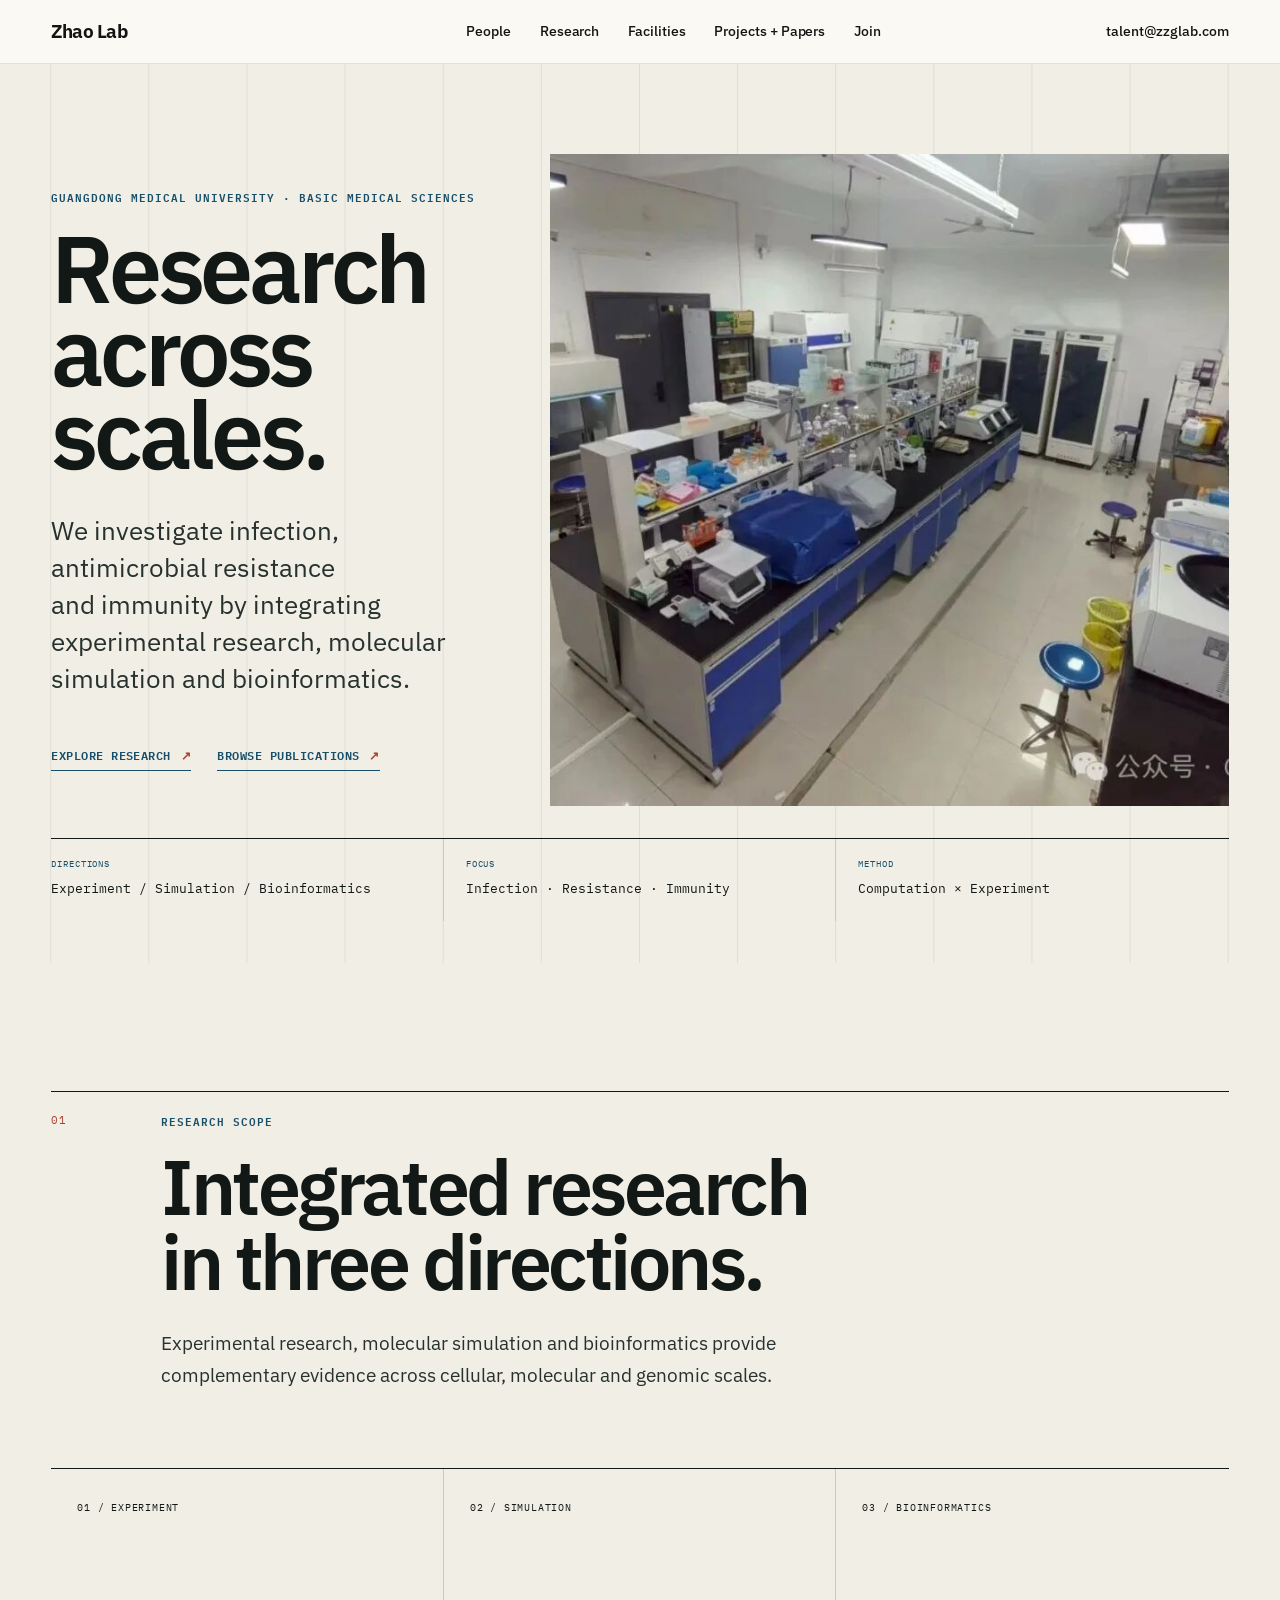
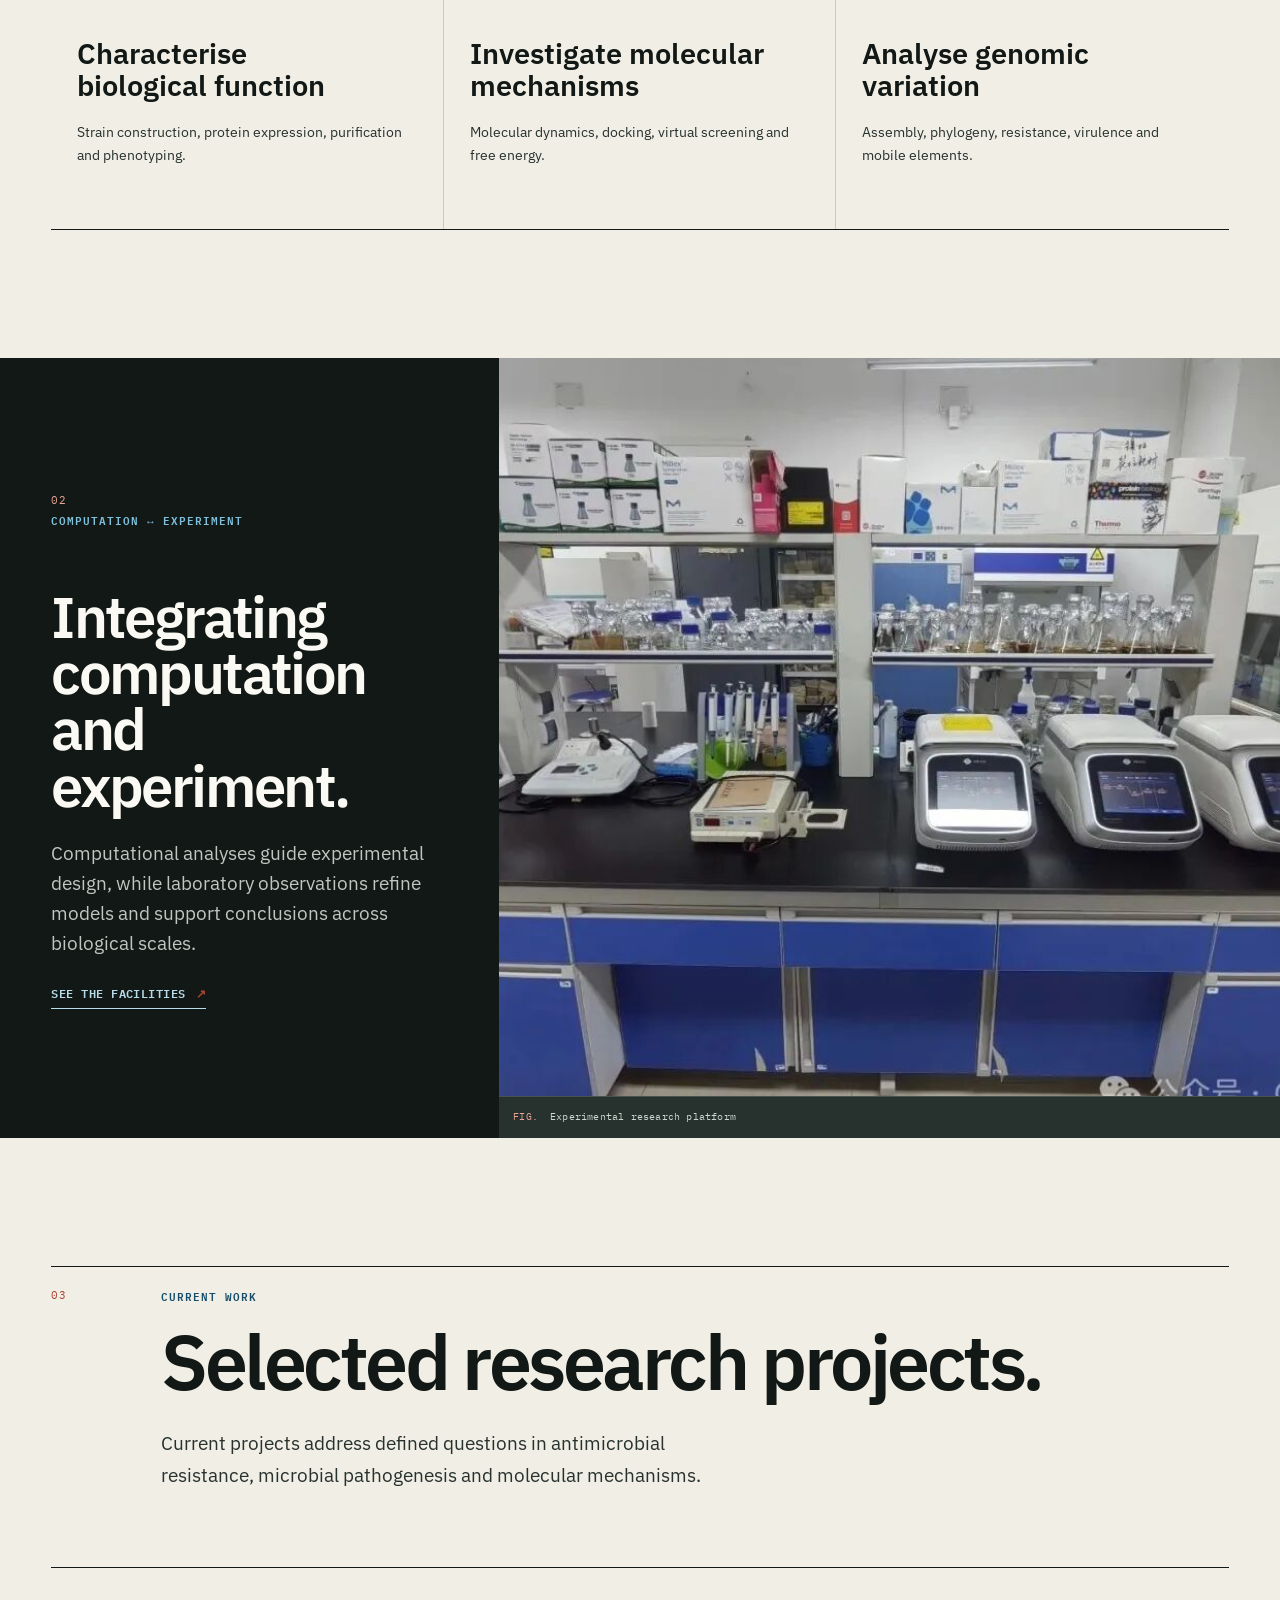
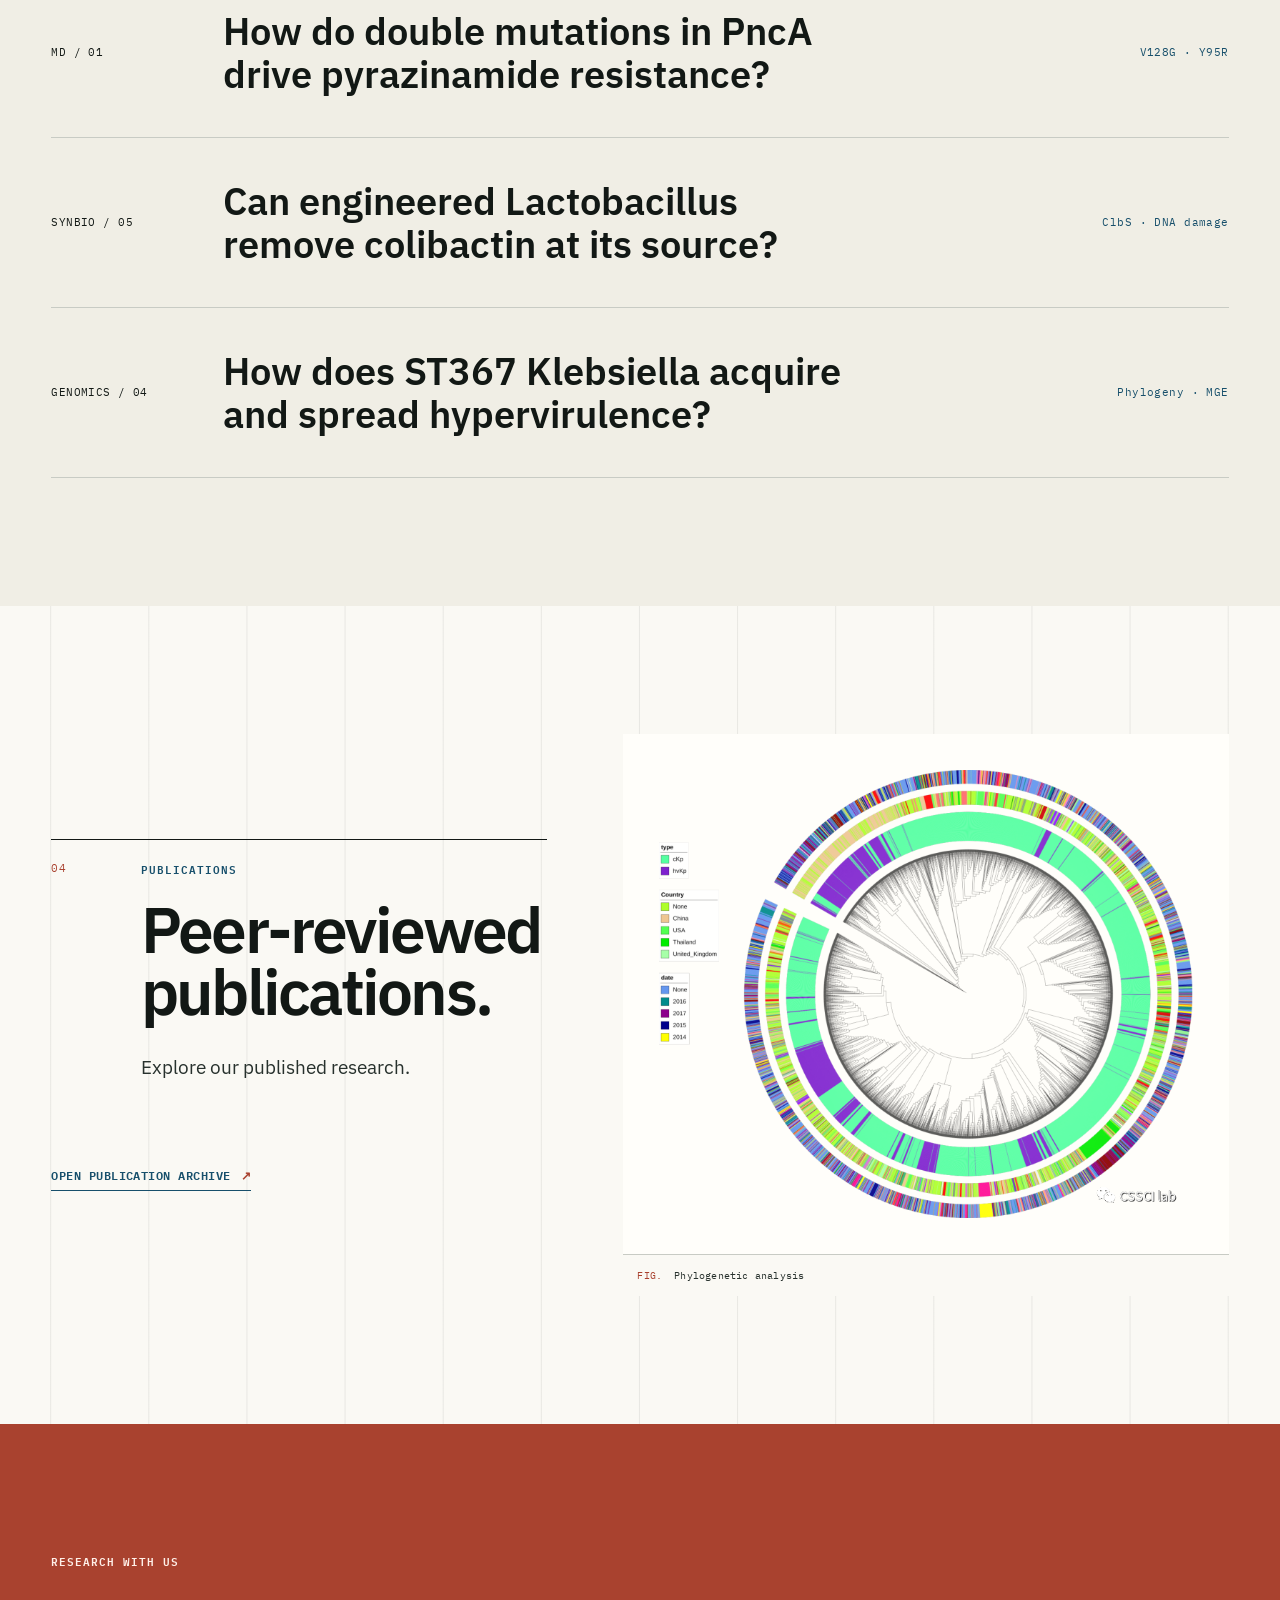
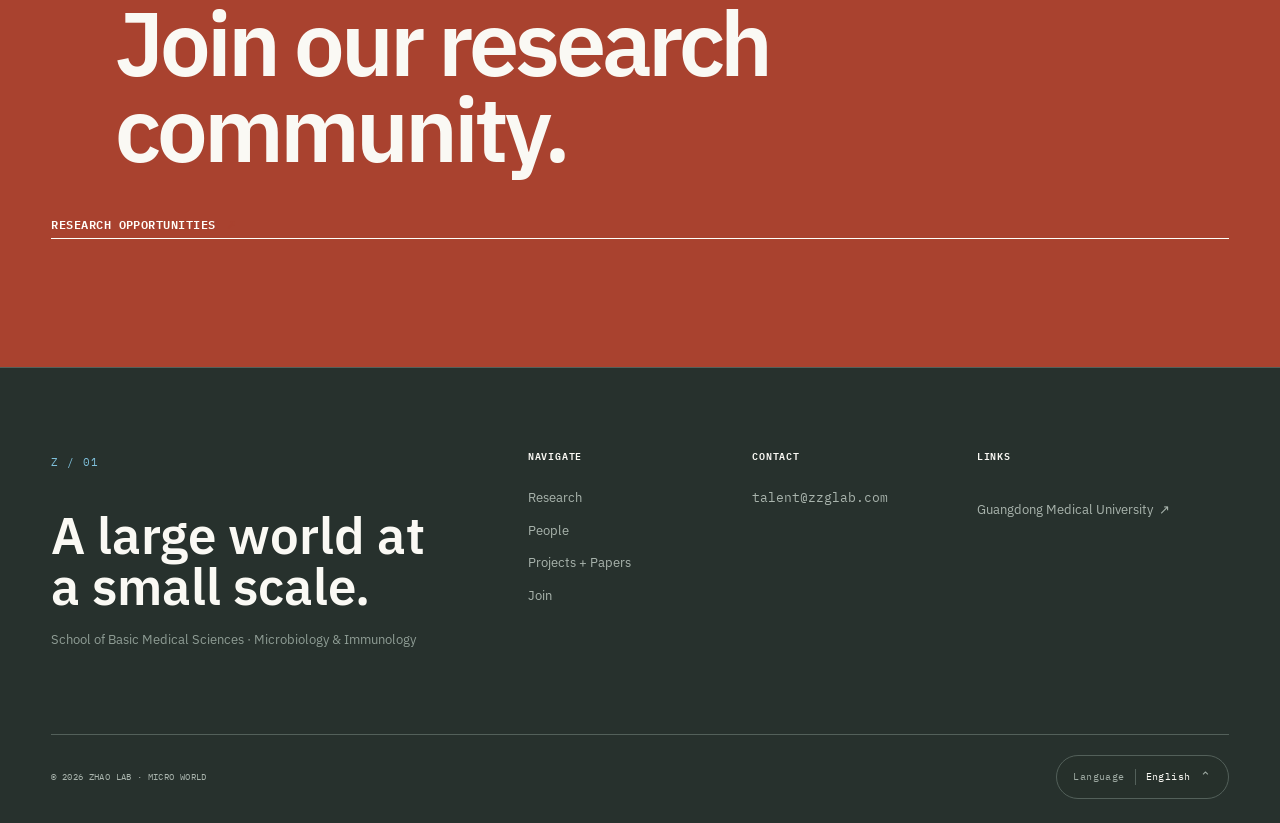
<file: index.html>
<!DOCTYPE html>
<html lang="en">
<head>
  <meta charset="UTF-8">
  <meta name="viewport" content="width=device-width, initial-scale=1">
  <meta name="description" content="Zhao Lab at Guangdong Medical University studies infection, antimicrobial resistance and molecular mechanisms through bioinformatics, simulation and experiments.">
  <meta name="theme-color" content="#121815">
  <link rel="canonical" href="https://zzglab.com/">
  <link rel="alternate" hreflang="zh-CN" href="https://zzglab.com/zh/">
  <link rel="alternate" hreflang="x-default" href="https://zzglab.com/">
  <meta property="og:type" content="website">
  <meta property="og:site_name" content="Zhao Lab · Micro World">
  <meta property="og:locale" content="en_US">
  <meta property="og:title" content="Zhao Lab | Micro World">
  <meta property="og:description" content="Zhao Lab at Guangdong Medical University studies infection, antimicrobial resistance and molecular mechanisms through bioinformatics, simulation and experiments.">
  <meta property="og:url" content="https://zzglab.com/">
  <meta property="og:image" content="https://zzglab.com/assets/team-group.jpg">
  <meta name="twitter:card" content="summary_large_image">
  <title>Zhao Lab | Micro World</title>
  <link rel="icon" href="assets/zhao-lab-logo.png" type="image/png" sizes="1254x1254">
  <script src="language-init.js?v=20260718-09"></script>
  <link rel="stylesheet" href="styles.css?v=20260718-09">
  <script type="application/ld+json">{"@context":"https://schema.org","@type":"ResearchOrganization","name":"Zhao Lab · Micro World","url":"https://zzglab.com/","email":"talent@zzglab.com","logo":"https://zzglab.com/assets/zhao-lab-logo.png","parentOrganization":{"@type":"CollegeOrUniversity","name":"Guangdong Medical University"},"areaServed":"CN","knowsAbout":["Experimental research","Molecular simulation","Bioinformatics"]}</script>
</head>
<body data-page="index" data-lang="en">
  <a class="skip-link" href="#main">Skip to main content</a>
  <header class="site-header" data-header>
    <div class="header-inner">
      <a class="brand" href="index.html" aria-label="Zhao Lab home"><b>Zhao Lab</b></a>
      <nav class="primary-nav" id="primary-menu" aria-label="Primary navigation"><a href="team.html">People</a><a href="research.html">Research</a><a href="facilities.html">Facilities</a><a href="projects.html">Projects + Papers</a><a href="join.html">Join</a></nav>
      <div class="header-tools">
        <span class="contact-link contact-email">talent@zzglab.com</span>
        <button class="menu-toggle" type="button" aria-controls="primary-menu" aria-expanded="false" data-open-label="Open menu" data-close-label="Close menu" aria-label="Open menu"><span></span><span></span></button>
      </div>
    </div>
  </header>
  <main id="main"><section class="home-hero grid-field">
    <div class="hero-statement reveal"><p class="kicker">Guangdong Medical University · Basic Medical Sciences</p><h1>Research<br>across scales.</h1><p class="hero-lead">We investigate infection, antimicrobial resistance and immunity by integrating experimental research, molecular simulation and bioinformatics.</p><div class="hero-actions"><a class="text-link" href="research.html">Explore research<span aria-hidden="true">↗</span></a><a class="text-link" href="projects.html#publications">Browse publications<span aria-hidden="true">↗</span></a></div></div>
    <figure class="evidence-figure hero-figure reveal"><img src="assets/lab-wide.jpg" width="1080" height="726" alt="Laboratory at the School of Basic Medical Sciences" loading="lazy"><figcaption><span>FIG.</span>Laboratory facilities</figcaption></figure>
    <aside class="hero-register reveal"><div><span>DIRECTIONS</span><b>Experiment / Simulation / Bioinformatics</b></div><div><span>FOCUS</span><b>Infection · Resistance · Immunity</b></div><div><span>METHOD</span><b>Computation × Experiment</b></div></aside>
  </section>
  <section class="section-block" id="scope"><header class="section-head reveal"><span class="section-index">01</span><div><p class="kicker">RESEARCH SCOPE</p><h2>Integrated research in three directions.</h2><p class="section-intro">Experimental research, molecular simulation and bioinformatics provide complementary evidence across cellular, molecular and genomic scales.</p></div></header>
    <div class="scale-ledger reveal"><a href="research.html#experiment"><span>01 / EXPERIMENT</span><h3>Characterise biological function</h3><p>Strain construction, protein expression, purification and phenotyping.</p></a><a href="research.html#dynamics"><span>02 / SIMULATION</span><h3>Investigate molecular mechanisms</h3><p>Molecular dynamics, docking, virtual screening and free energy.</p></a><a href="research.html#bioinfo"><span>03 / BIOINFORMATICS</span><h3>Analyse genomic variation</h3><p>Assembly, phylogeny, resistance, virulence and mobile elements.</p></a></div>
  </section>
  <section class="photo-essay ink-section"><div class="photo-copy reveal"><span class="section-index">02</span><p class="kicker">COMPUTATION ↔ EXPERIMENT</p><h2>Integrating<br>computation<br>and experiment.</h2><p>Computational analyses guide experimental design, while laboratory observations refine models and support conclusions across biological scales.</p><a class="text-link" href="facilities.html">See the facilities<span aria-hidden="true">↗</span></a></div><figure class="evidence-figure  reveal"><img src="assets/lab-bench.jpg" width="1080" height="756" alt="Molecular biology laboratory bench" loading="lazy"><figcaption><span>FIG.</span>Experimental research platform</figcaption></figure></section>
  <section class="section-block" id="work"><header class="section-head reveal"><span class="section-index">03</span><div><p class="kicker">CURRENT WORK</p><h2>Selected research projects.</h2><p class="section-intro">Current projects address defined questions in antimicrobial resistance, microbial pathogenesis and molecular mechanisms.</p></div></header>
    <div class="work-ledger reveal"><a href="projects.html#pnc"><span>MD / 01</span><h3>How do double mutations in PncA drive pyrazinamide resistance?</h3><b>V128G · Y95R</b></a><a href="projects.html#clbs"><span>SYNBIO / 05</span><h3>Can engineered Lactobacillus remove colibactin at its source?</h3><b>ClbS · DNA damage</b></a><a href="projects.html"><span>GENOMICS / 04</span><h3>How does ST367 Klebsiella acquire and spread hypervirulence?</h3><b>Phylogeny · MGE</b></a></div>
  </section>
  <section class="paper-preview grid-field" id="papers"><div><header class="section-head reveal"><span class="section-index">04</span><div><p class="kicker">PUBLICATIONS</p><h2>Peer-reviewed<br>publications.</h2><p class="section-intro">Explore our published research.</p></div></header><a class="text-link" href="projects.html#publications">Open publication archive<span aria-hidden="true">↗</span></a></div><figure class="evidence-figure paper-art reveal"><img src="assets/phylogeny.png" width="747" height="627" alt="Phylogenetic analysis output" loading="lazy"><figcaption><span>FIG.</span>Phylogenetic analysis</figcaption></figure></section>
  <section class="join-callout"><p class="kicker">RESEARCH WITH US</p><h2>Join our research community.</h2><a class="text-link" href="join.html">Research opportunities<span aria-hidden="true">↗</span></a></section></main>
  <footer class="site-footer">
    <div class="footer-grid">
      <div class="footer-identity"><span class="registration-mark">Z / 01</span><h2>A large world at a small scale.</h2><p>School of Basic Medical Sciences · Microbiology &amp; Immunology</p></div>
      <div class="footer-column"><b>Navigate</b><a href="research.html">Research</a><a href="team.html">People</a><a href="projects.html">Projects + Papers</a><a href="join.html">Join</a></div>
      <div class="footer-column"><b>Contact</b><span class="footer-email">talent@zzglab.com</span></div>
      <div class="footer-column"><b>Links</b><a class="affiliation-link" href="https://www.gdmu.edu.cn/" target="_blank" rel="noopener">Guangdong Medical University<span aria-hidden="true">↗</span></a></div>
    </div>
    <div class="footer-legal"><span>© <span data-year></span> Zhao Lab · Micro World</span><div class="language-menu footer-language" data-language-menu><button class="language-trigger" type="button" aria-expanded="false" aria-controls="footer-language-options" aria-label="Choose language" data-language-trigger><span>Language</span><span class="language-current-label">English</span><span class="language-chevron" aria-hidden="true">⌃</span></button><ul class="language-options" id="footer-language-options" data-language-options hidden><li><span aria-current="page">English</span></li><li><a data-language-switch data-language="zh" href="zh/index.html?lang=zh" lang="zh-CN">中文</a></li></ul></div></div>
  </footer>
  <script src="script.js?v=20260718-09"></script>
</body>
</html>
</file>
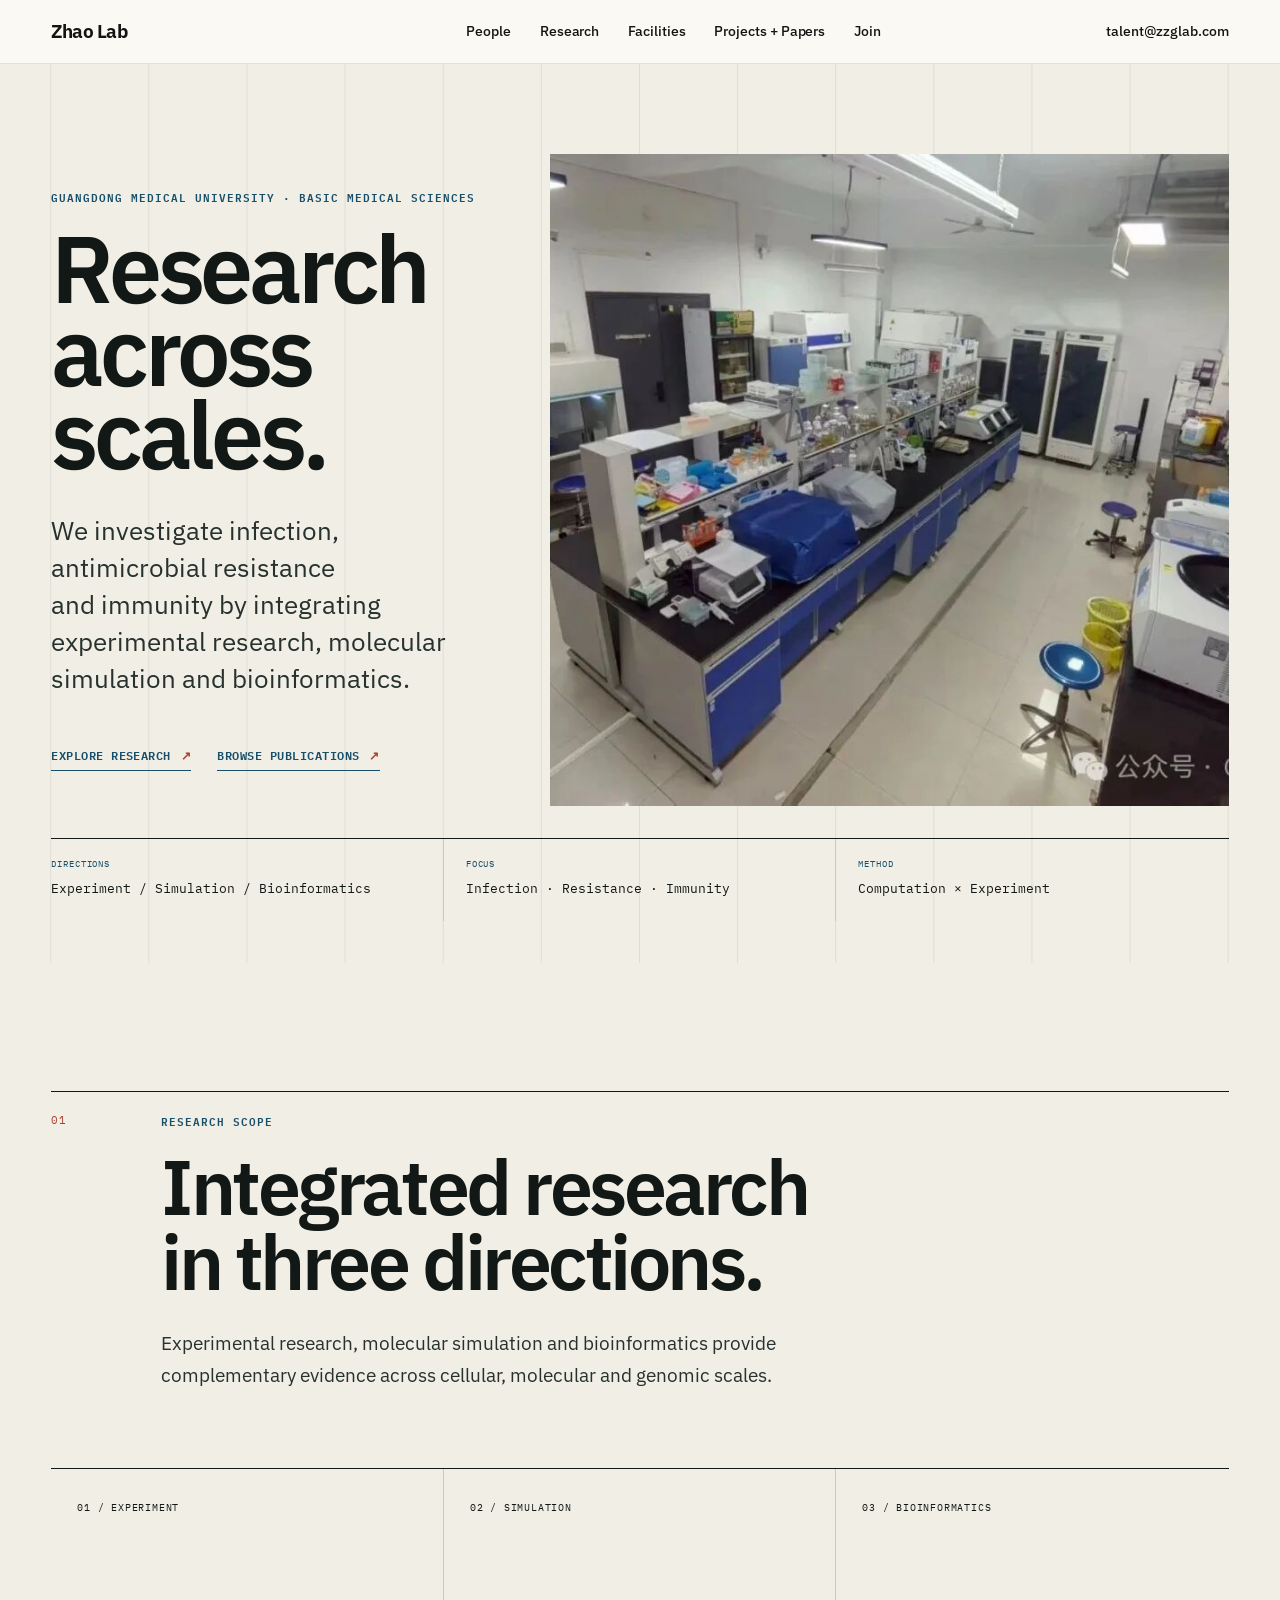
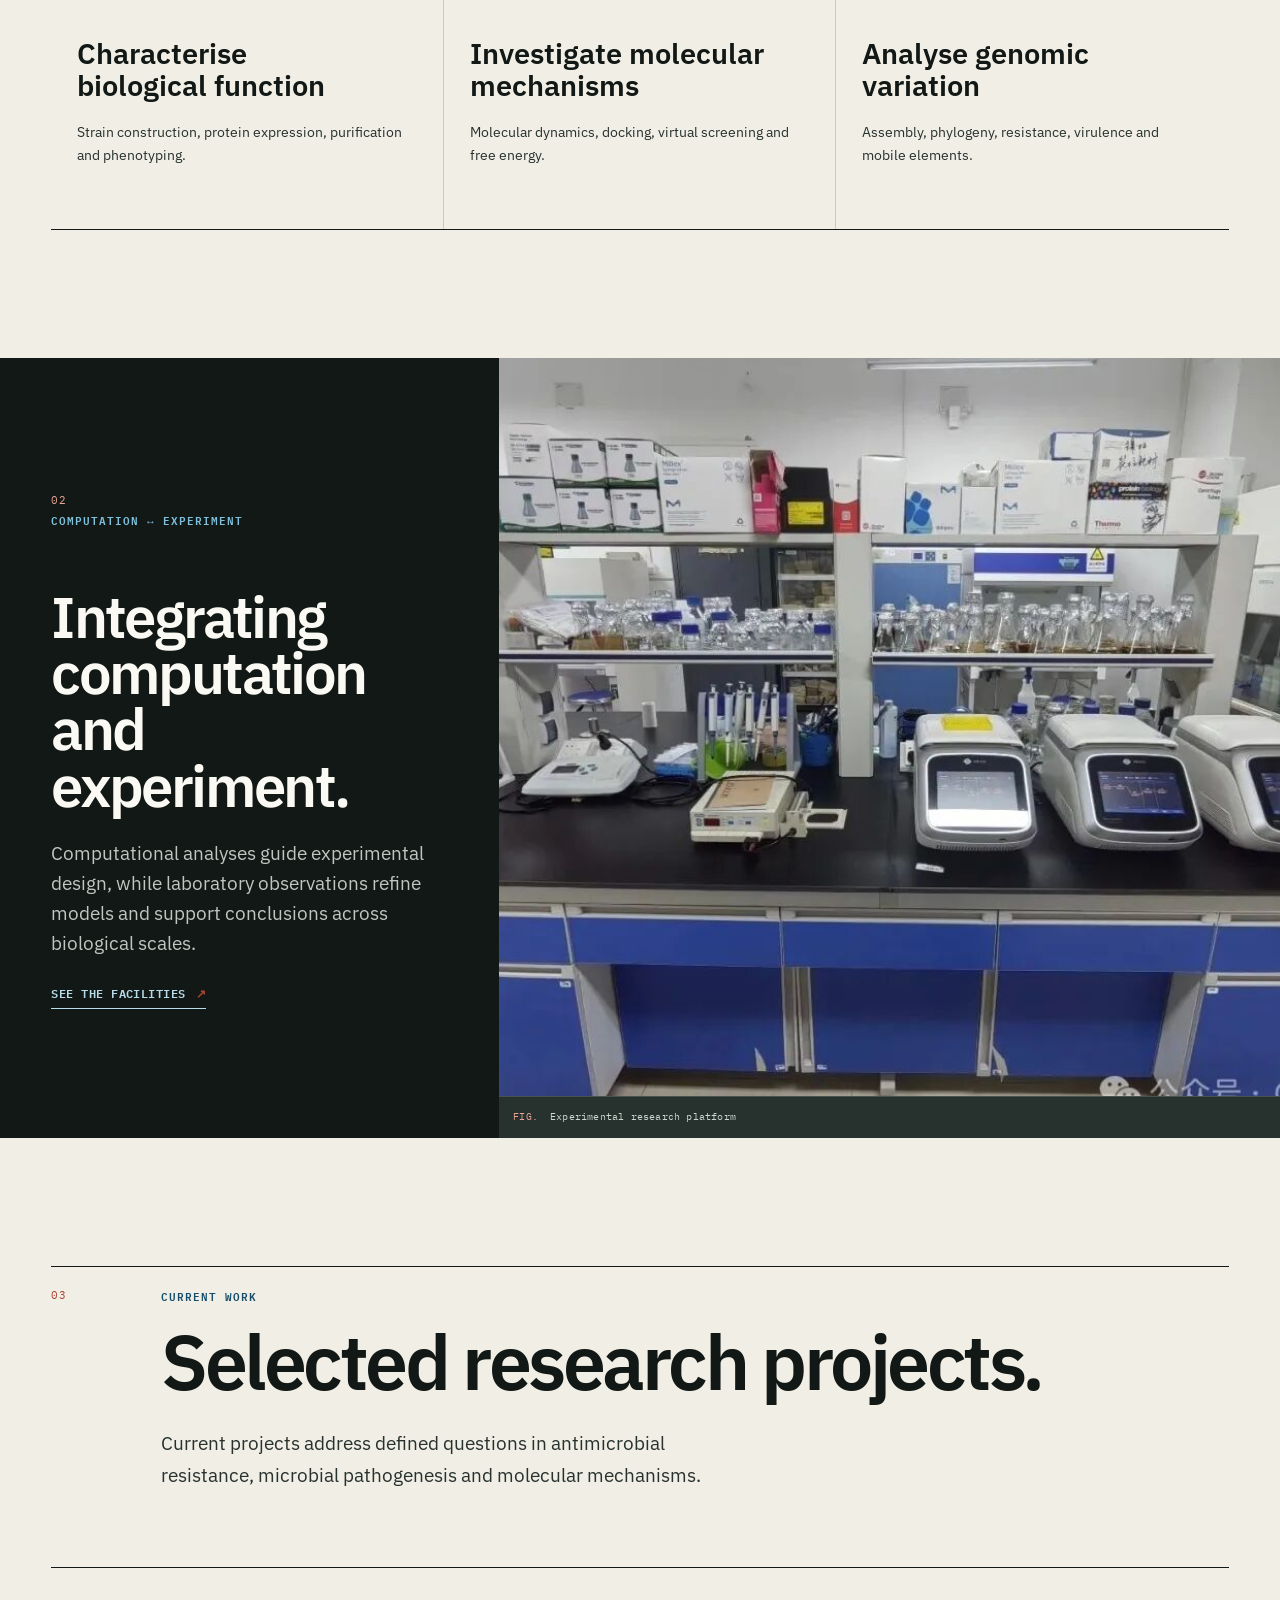
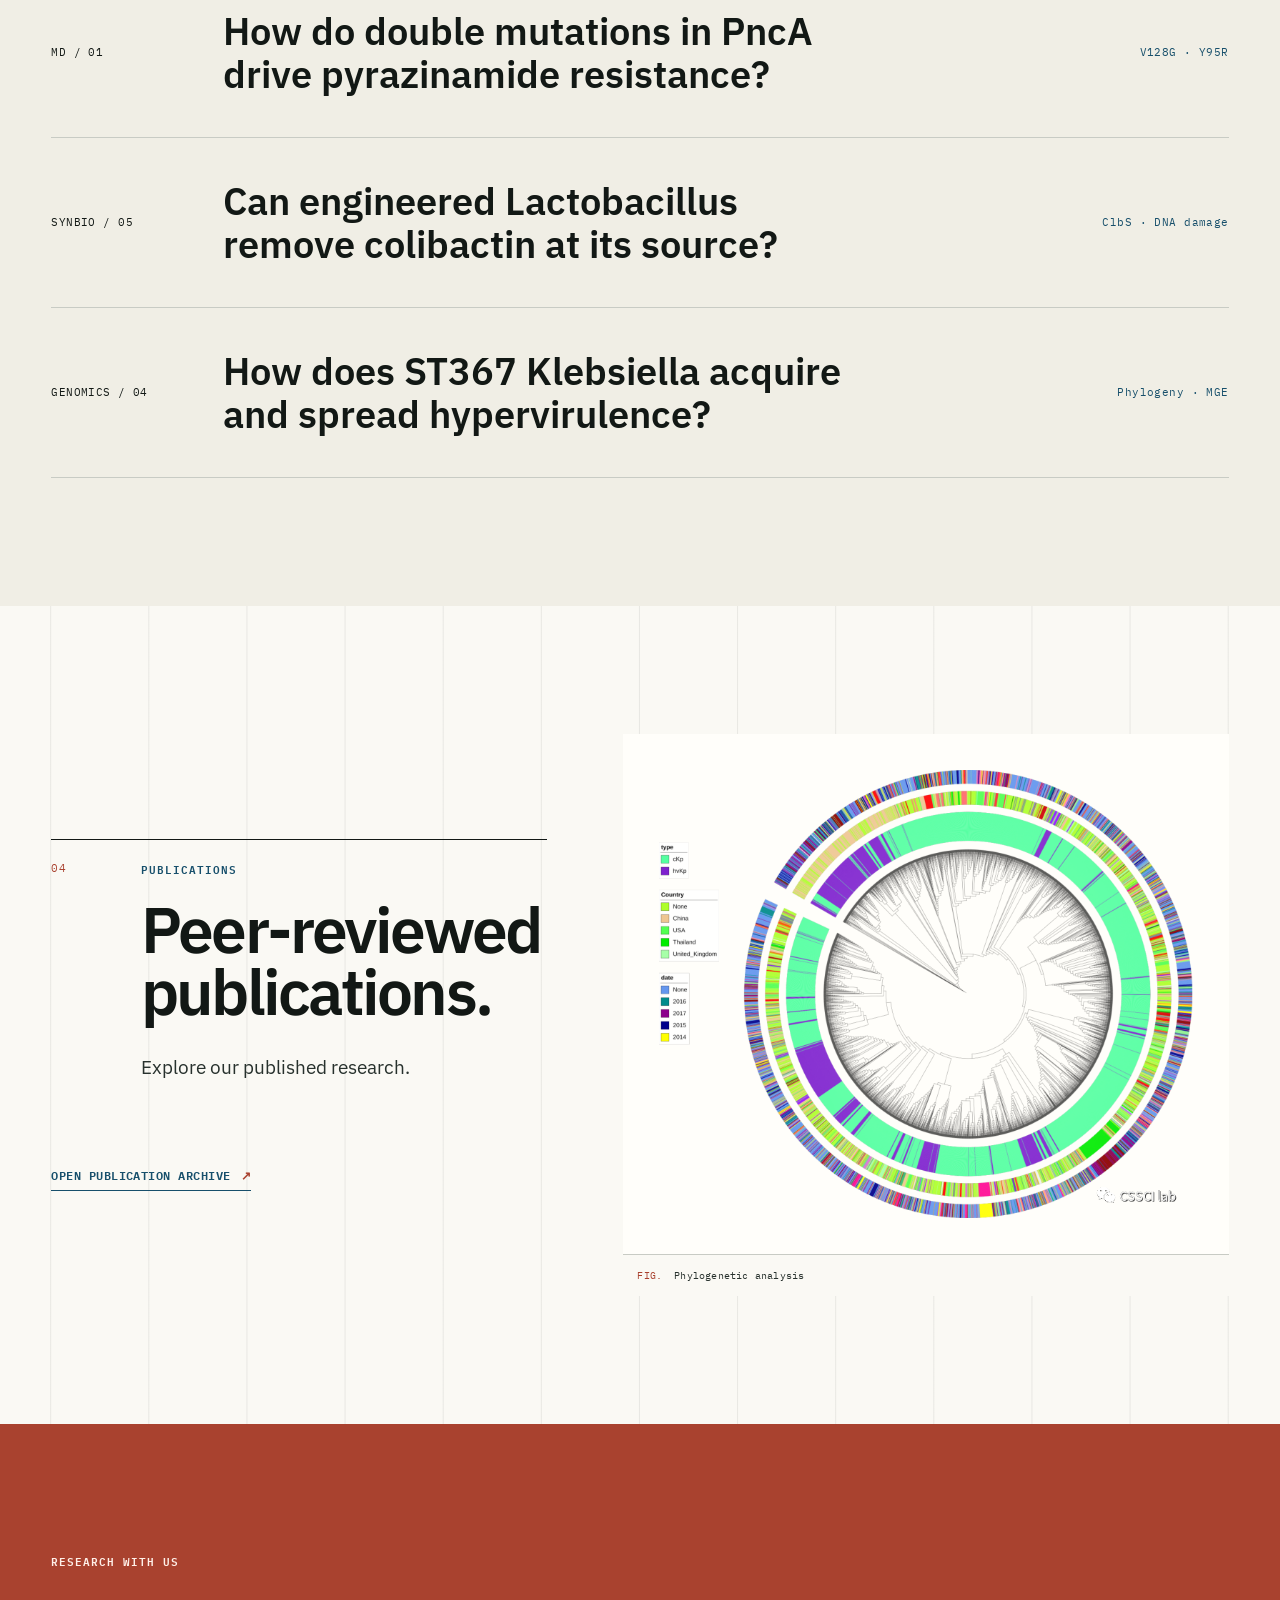
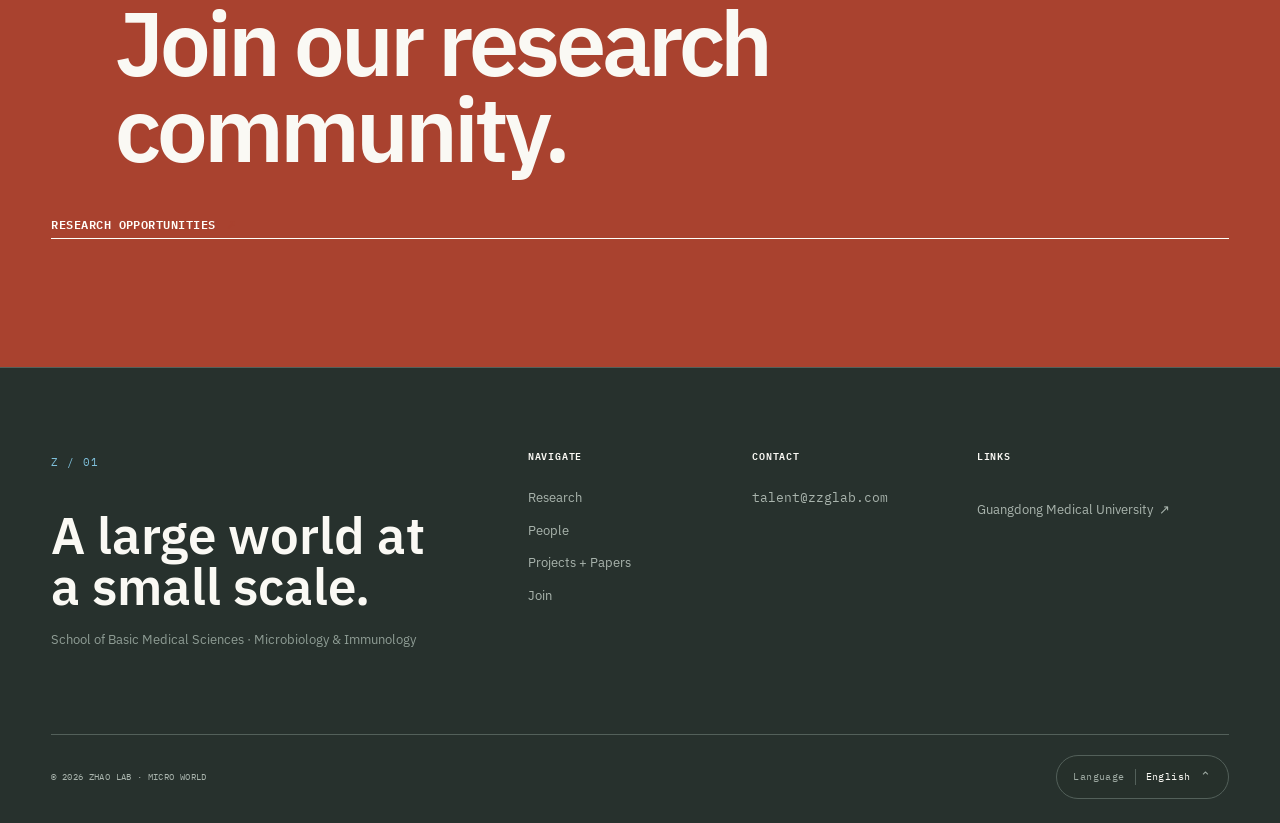
<file: zh/index.html>
<!DOCTYPE html>
<html lang="zh-CN">
<head>
  <meta charset="UTF-8">
  <meta name="viewport" content="width=device-width, initial-scale=1">
  <meta name="description" content="广东医科大学 Zhao Lab 综合运用实验研究、分子模拟与生物信息方法，研究感染、耐药与免疫相关机制。">
  <meta name="theme-color" content="#121815">
  <link rel="canonical" href="https://zzglab.com/zh/">
  <link rel="alternate" hreflang="en" href="https://zzglab.com/">
  <link rel="alternate" hreflang="x-default" href="https://zzglab.com/">
  <meta property="og:type" content="website">
  <meta property="og:site_name" content="Zhao Lab · Micro World">
  <meta property="og:locale" content="zh_CN">
  <meta property="og:title" content="微小的大世界 | Zhao Lab">
  <meta property="og:description" content="广东医科大学综合生物信息学、分子动力学与实验方法研究感染、耐药和分子机制。">
  <meta property="og:url" content="https://zzglab.com/zh/">
  <meta property="og:image" content="https://zzglab.com/assets/team-group.jpg">
  <meta name="twitter:card" content="summary_large_image">
  <title>微小的大世界 | Zhao Lab</title>
  <link rel="icon" href="../assets/zhao-lab-logo.png" type="image/png" sizes="1254x1254">
  <script src="../language-init.js?v=20260718-09"></script>
  <link rel="stylesheet" href="../styles.css?v=20260718-09">
  <script type="application/ld+json">{"@context":"https://schema.org","@type":"ResearchOrganization","name":"Zhao Lab · 微小的大世界","url":"https://zzglab.com/","email":"talent@zzglab.com","logo":"https://zzglab.com/assets/zhao-lab-logo.png","parentOrganization":{"@type":"CollegeOrUniversity","name":"广东医科大学"},"areaServed":"CN","knowsAbout":["实验研究","分子模拟","生物信息"]}</script>
</head>
<body data-page="index" data-lang="zh">
  <a class="skip-link" href="#main">跳到主要内容</a>
  <header class="site-header" data-header>
    <div class="header-inner">
      <a class="brand" href="index.html" aria-label="Zhao Lab 首页"><b>Zhao Lab</b></a>
      <nav class="primary-nav" id="primary-menu" aria-label="主导航"><a href="team.html">团队</a><a href="research.html">研究</a><a href="facilities.html">科研平台</a><a href="projects.html">项目与论文</a><a href="join.html">加入我们</a></nav>
      <div class="header-tools">
        <span class="contact-link contact-email">talent@zzglab.com</span>
        <button class="menu-toggle" type="button" aria-controls="primary-menu" aria-expanded="false" data-open-label="打开菜单" data-close-label="关闭菜单" aria-label="打开菜单"><span></span><span></span></button>
      </div>
    </div>
  </header>
  <main id="main"><section class="home-hero grid-field">
    <div class="hero-statement reveal"><p class="kicker">广东医科大学 · 基础医学院</p><h1>跨越尺度<br>开展生命<br>科学研究</h1><p class="hero-lead">我们综合运用实验研究、分子模拟和生物信息方法，研究感染、耐药与免疫相关机制。</p><div class="hero-actions"><a class="text-link" href="research.html">探索研究<span aria-hidden="true">↗</span></a><a class="text-link" href="projects.html#publications">浏览论文<span aria-hidden="true">↗</span></a></div></div>
    <figure class="evidence-figure hero-figure reveal"><img src="../assets/lab-wide.jpg" width="1080" height="726" alt="广东医科大学基础医学院实验室全景" loading="lazy"><figcaption><span>FIG.</span>基础医学院实验平台</figcaption></figure>
    <aside class="hero-register reveal"><div><span>三大方向</span><b>实验研究 / 分子模拟 / 生物信息</b></div><div><span>核心主题</span><b>感染 · 耐药 · 免疫</b></div><div><span>方法</span><b>计算预测 × 实验验证</b></div></aside>
  </section>
  <section class="section-block" id="scope"><header class="section-head reveal"><span class="section-index">01</span><div><p class="kicker">RESEARCH SCOPE</p><h2>三大方向<br>协同研究</h2><p class="section-intro">实验研究、分子模拟和生物信息从细胞、分子与基因组等尺度提供相互补充的研究证据。</p></div></header>
    <div class="scale-ledger reveal"><a href="research.html#experiment"><span>01 / EXPERIMENT</span><h3>研究生物学功能</h3><p>菌株构建、蛋白表达、纯化与表型验证。</p></a><a href="research.html#dynamics"><span>02 / SIMULATION</span><h3>解析分子作用机制</h3><p>分子动力学、分子对接、虚拟筛选与自由能。</p></a><a href="research.html#bioinfo"><span>03 / BIOINFORMATICS</span><h3>分析基因组变异与传播</h3><p>基因组组装、系统发育、耐药、毒力与移动元件。</p></a></div>
  </section>
  <section class="photo-essay ink-section"><div class="photo-copy reveal"><span class="section-index">02</span><p class="kicker">COMPUTATION ↔ EXPERIMENT</p><h2>计算分析<br>与实验研究<br>相结合</h2><p>计算分析为实验设计提供依据，实验观察进一步检验和完善模型，共同形成跨尺度研究证据。</p><a class="text-link" href="facilities.html">查看科研平台<span aria-hidden="true">↗</span></a></div><figure class="evidence-figure  reveal"><img src="../assets/lab-bench.jpg" width="1080" height="756" alt="分子生物学实验平台" loading="lazy"><figcaption><span>FIG.</span>实验研究平台</figcaption></figure></section>
  <section class="section-block" id="work"><header class="section-head reveal"><span class="section-index">03</span><div><p class="kicker">CURRENT WORK</p><h2>代表性研究项目</h2><p class="section-intro">当前项目聚焦抗微生物药物耐药、微生物致病性与分子作用机制等科学问题。</p></div></header>
    <div class="work-ledger reveal"><a href="projects.html#pnc"><span>MD / 01</span><h3>PncA 双突变如何导致吡嗪酰胺耐药</h3><b>V128G · Y95R</b></a><a href="projects.html#clbs"><span>SYNBIO / 05</span><h3>工程乳酸杆菌能否定向清除 Colibactin</h3><b>ClbS · DNA damage</b></a><a href="projects.html"><span>GENOMICS / 04</span><h3>ST367 肺炎克雷伯菌如何获得并传播高毒力</h3><b>Phylogeny · MGE</b></a></div>
  </section>
  <section class="paper-preview grid-field" id="papers"><div><header class="section-head reveal"><span class="section-index">04</span><div><p class="kicker">PUBLICATIONS</p><h2>同行评议<br>论文</h2><p class="section-intro">查看我们的已发表研究成果。</p></div></header><a class="text-link" href="projects.html#publications">打开历年论文<span aria-hidden="true">↗</span></a></div><figure class="evidence-figure paper-art reveal"><img src="../assets/phylogeny.png" width="747" height="627" alt="系统发育分析结果" loading="lazy"><figcaption><span>FIG.</span>系统发育分析</figcaption></figure></section>
  <section class="join-callout"><p class="kicker">RESEARCH WITH US</p><h2>欢迎加入我们的科研团队</h2><a class="text-link" href="join.html">了解科研机会<span aria-hidden="true">↗</span></a></section></main>
  <footer class="site-footer">
    <div class="footer-grid">
      <div class="footer-identity"><span class="registration-mark">Z / 01</span><h2>在微小尺度<br>发现大世界</h2><p>广东医科大学基础医学院 · 微生物学与免疫学</p></div>
      <div class="footer-column"><b>浏览</b><a href="research.html">研究</a><a href="team.html">团队</a><a href="projects.html">项目与论文</a><a href="join.html">加入我们</a></div>
      <div class="footer-column"><b>联系</b><span class="footer-email">talent@zzglab.com</span></div>
      <div class="footer-column"><b>友情链接</b><a class="affiliation-link" href="https://www.gdmu.edu.cn/" target="_blank" rel="noopener">广东医科大学<span aria-hidden="true">↗</span></a></div>
    </div>
    <div class="footer-legal"><span>© <span data-year></span> Zhao Lab · Micro World</span><div class="language-menu footer-language" data-language-menu><button class="language-trigger" type="button" aria-expanded="false" aria-controls="footer-language-options" aria-label="选择语言" data-language-trigger><span>Language</span><span class="language-current-label">中文</span><span class="language-chevron" aria-hidden="true">⌃</span></button><ul class="language-options" id="footer-language-options" data-language-options hidden><li><a data-language-switch data-language="en" href="../index.html?lang=en" lang="en">English</a></li><li><span aria-current="page">中文</span></li></ul></div></div>
  </footer>
  <script src="../script.js?v=20260718-09"></script>
</body>
</html>
</file>
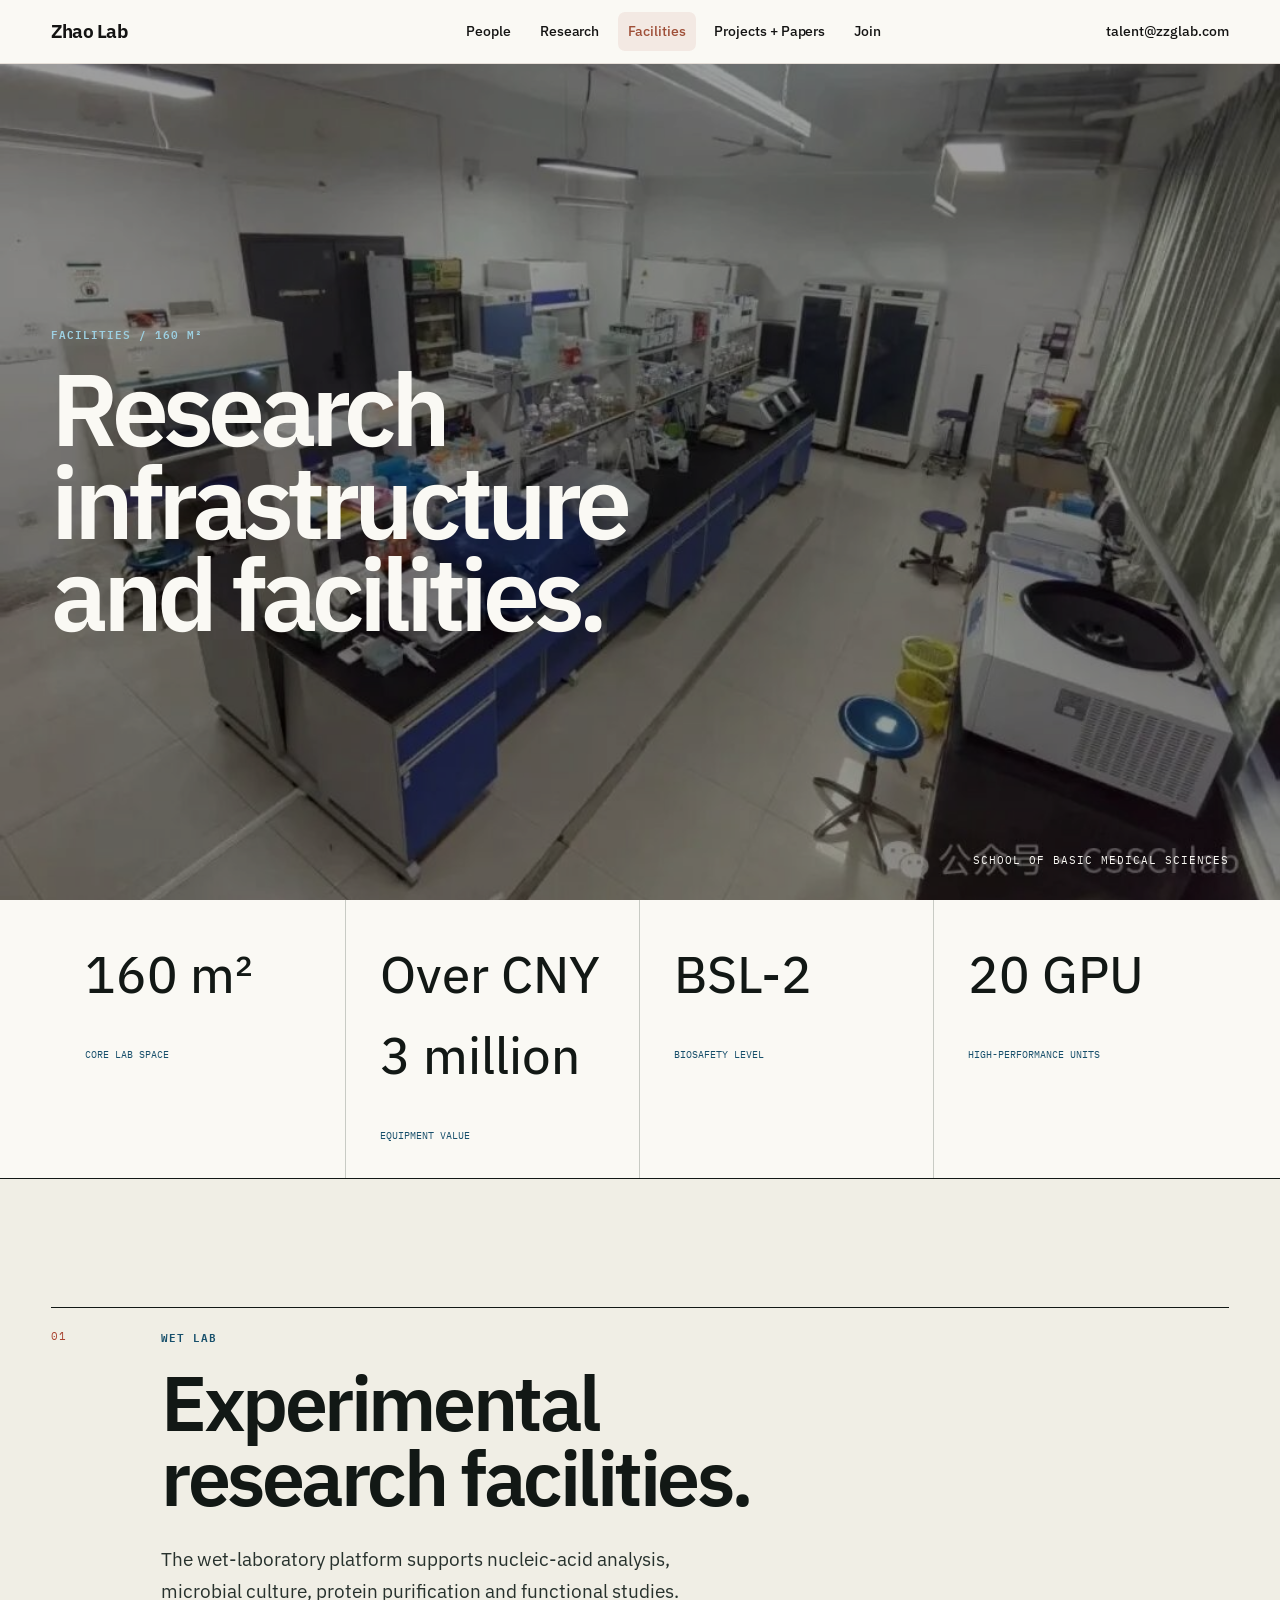
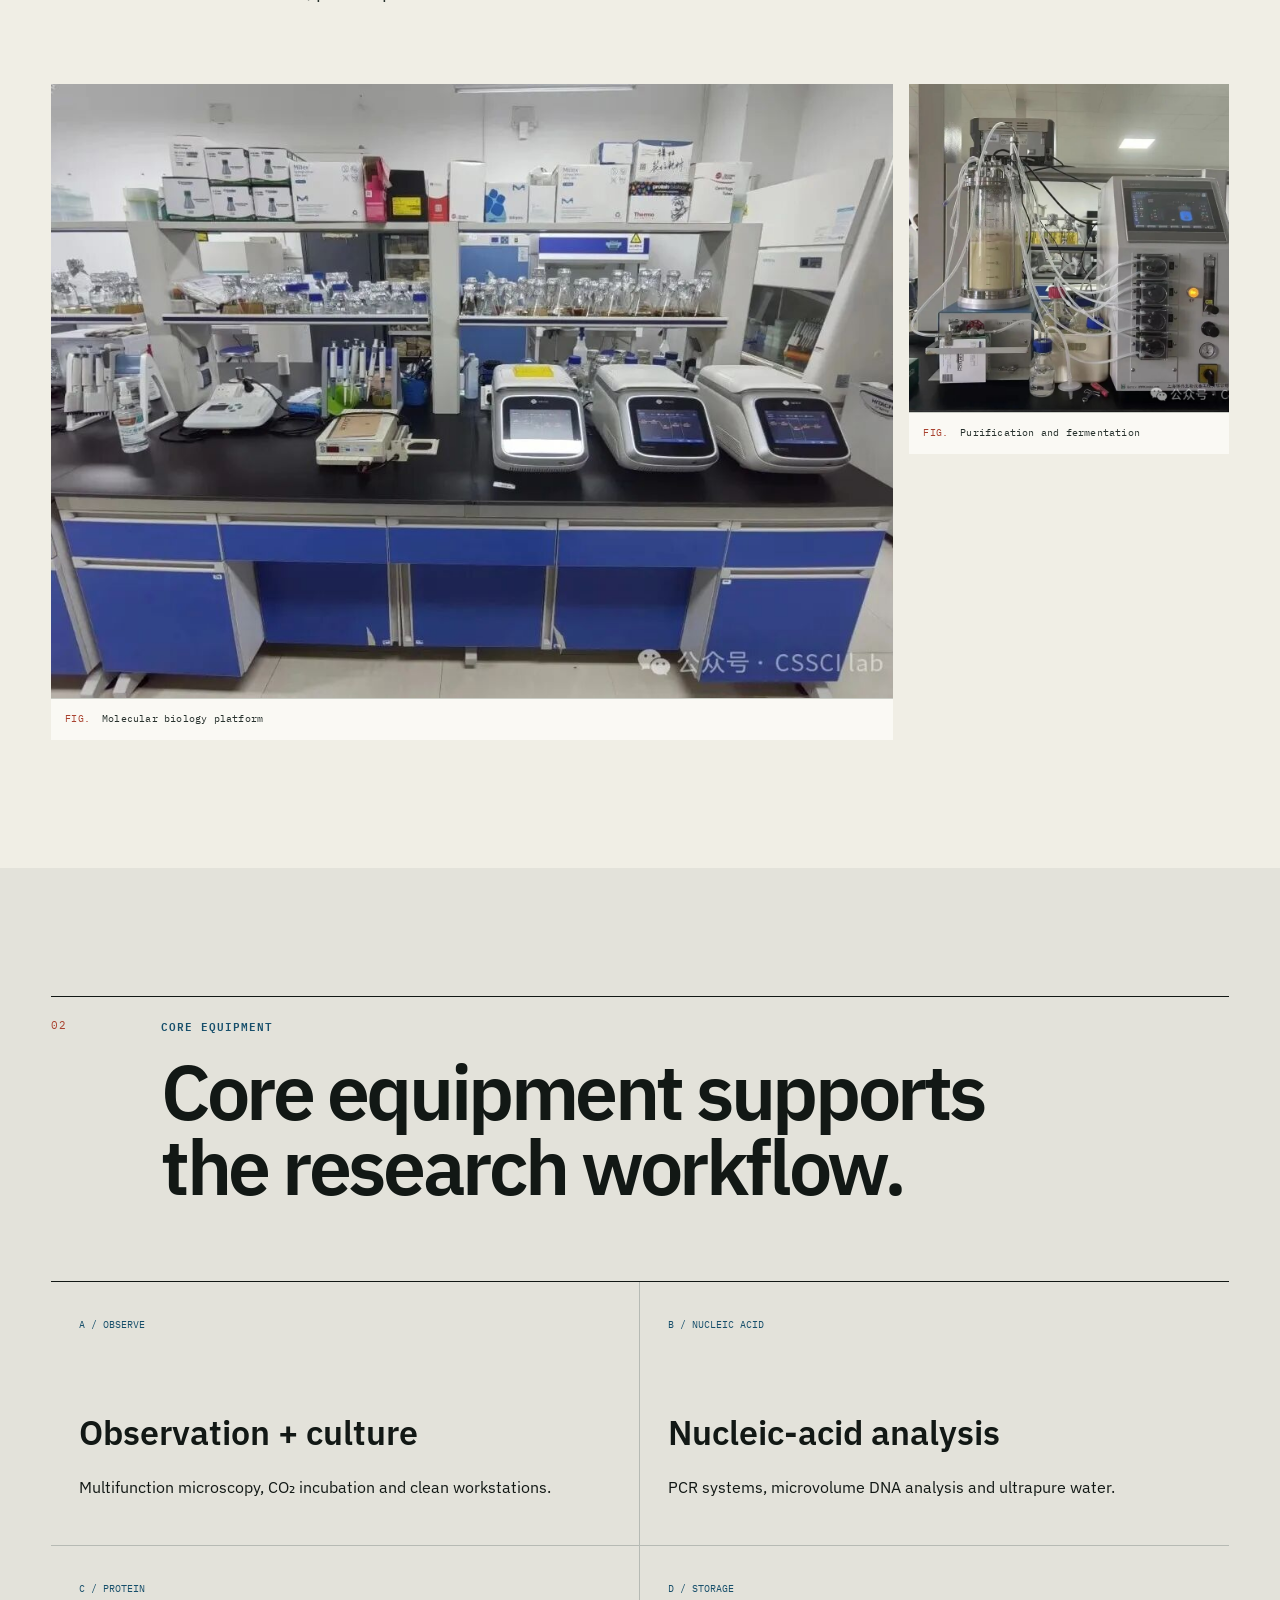
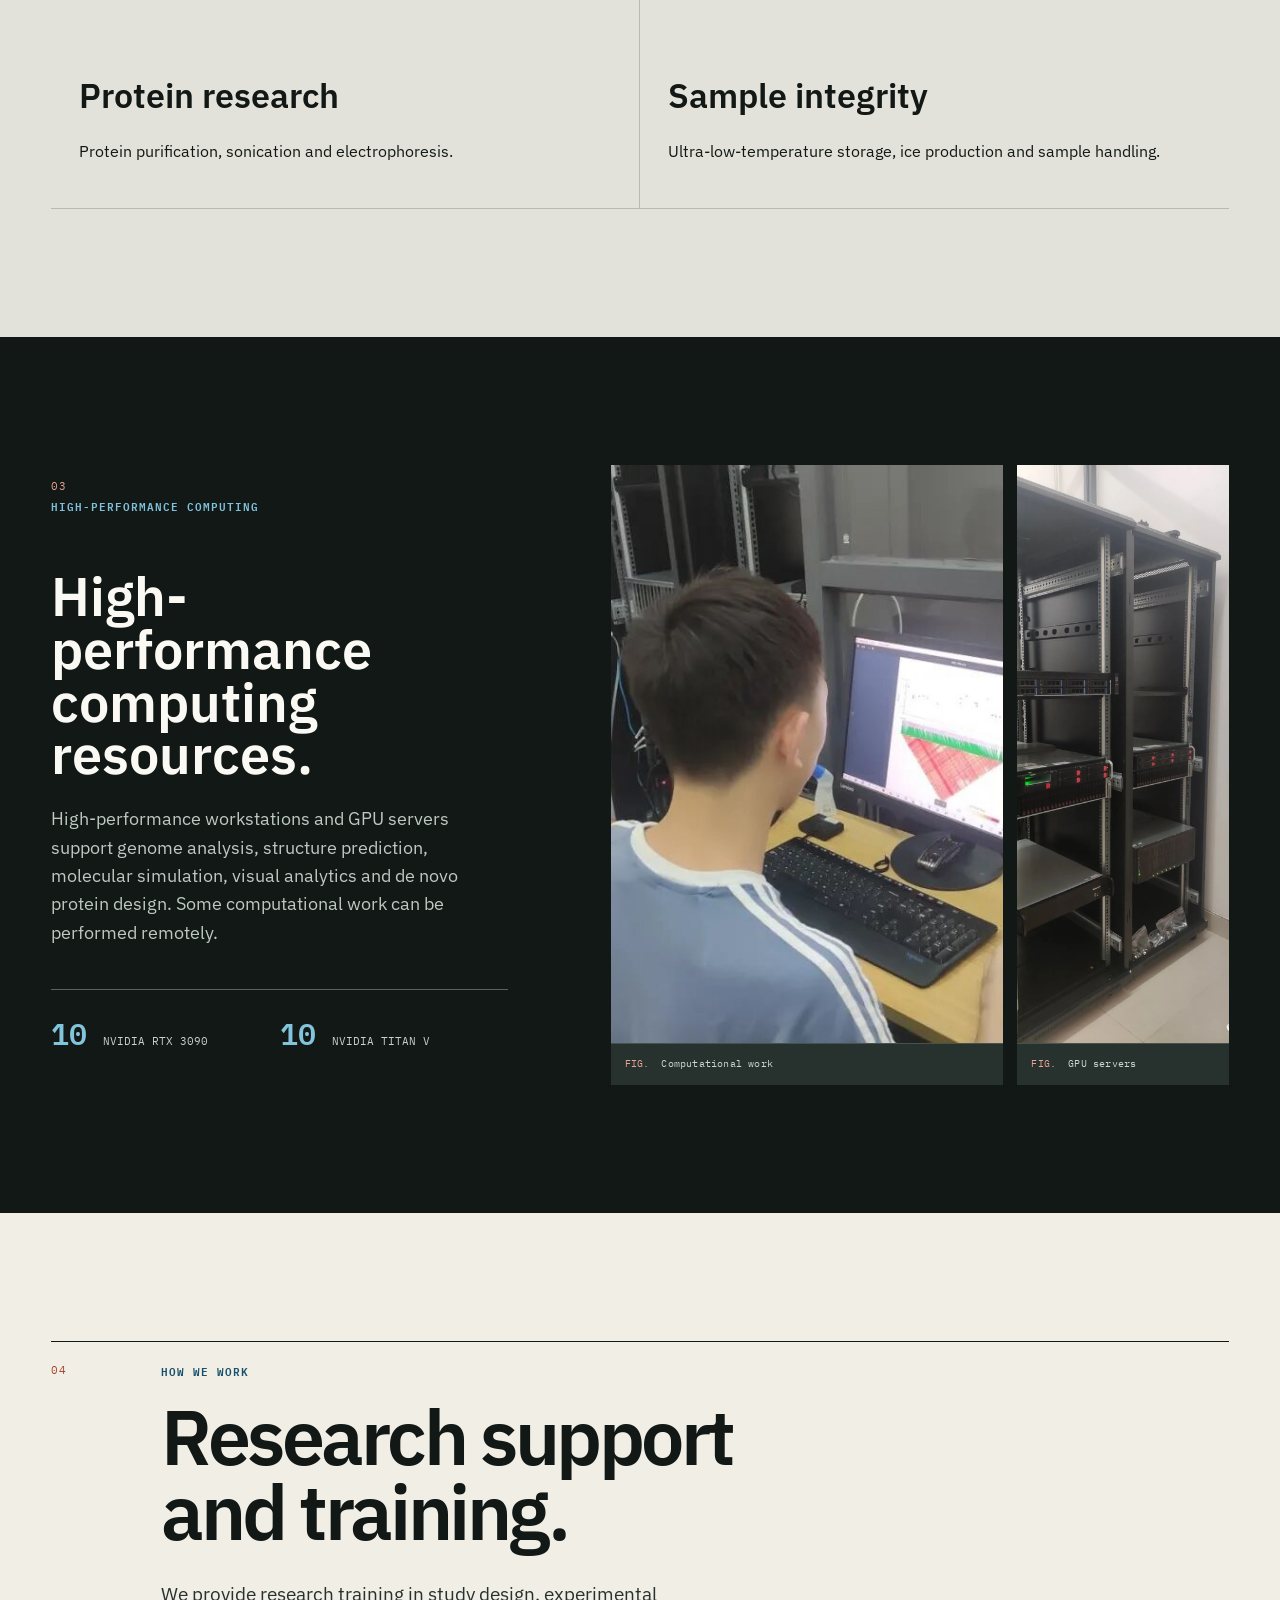
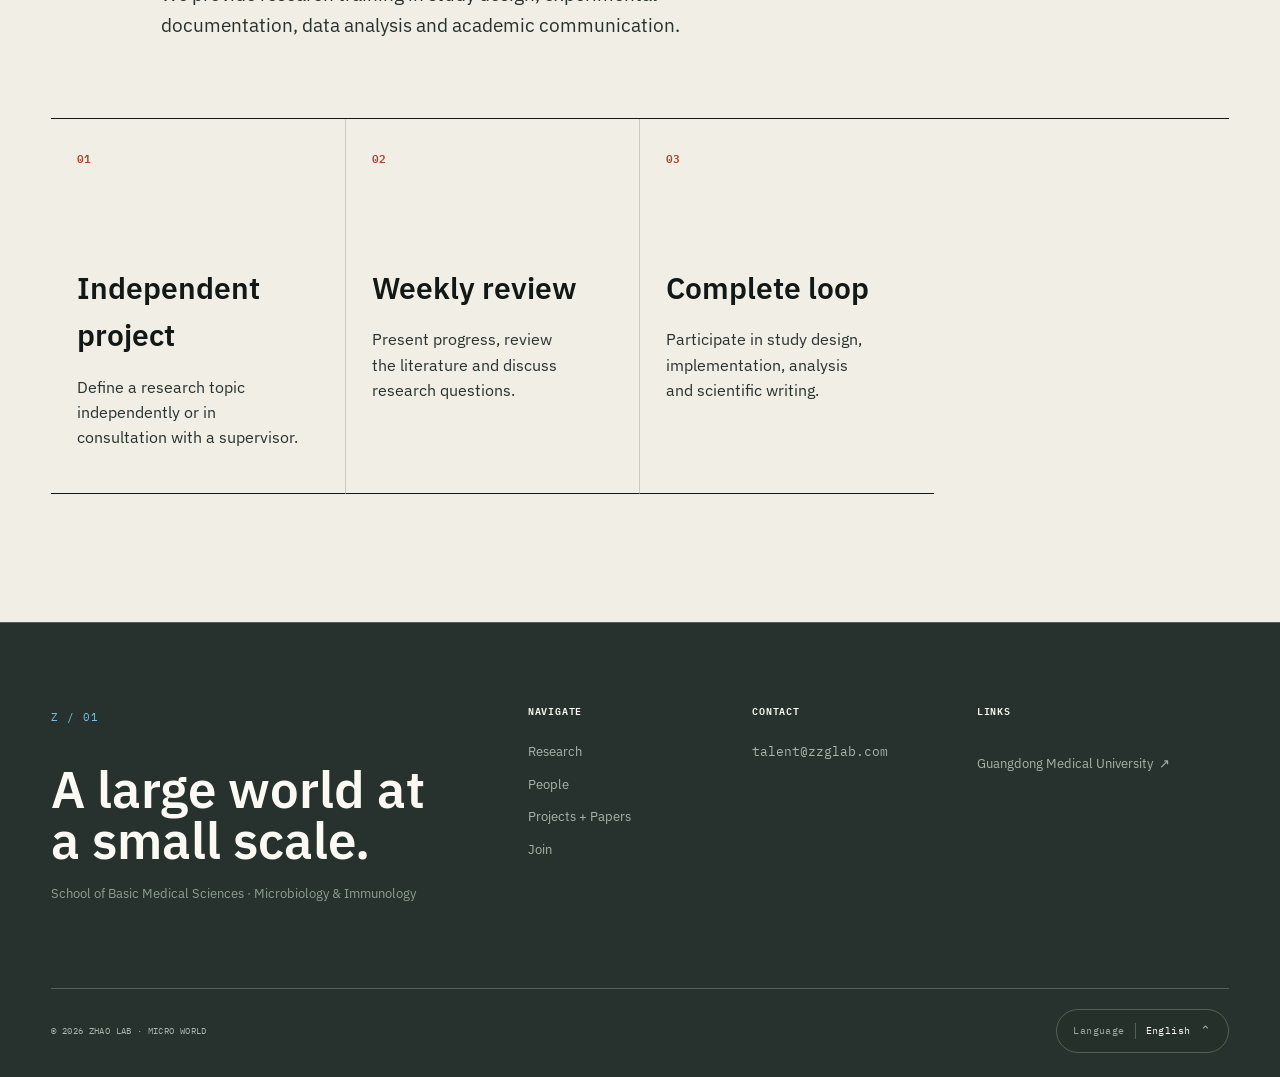
<file: facilities.html>
<!DOCTYPE html>
<html lang="en">
<head>
  <meta charset="UTF-8">
  <meta name="viewport" content="width=device-width, initial-scale=1">
  <meta name="description" content="Wet-lab and high-performance computing facilities supporting experimental and computational life science.">
  <meta name="theme-color" content="#121815">
  <link rel="canonical" href="https://zzglab.com/facilities.html">
  <link rel="alternate" hreflang="zh-CN" href="https://zzglab.com/zh/facilities.html">
  <link rel="alternate" hreflang="x-default" href="https://zzglab.com/facilities.html">
  <meta property="og:type" content="website">
  <meta property="og:site_name" content="Zhao Lab · Micro World">
  <meta property="og:locale" content="en_US">
  <meta property="og:title" content="Facilities | Zhao Lab">
  <meta property="og:description" content="Wet-lab and high-performance computing facilities supporting experimental and computational life science.">
  <meta property="og:url" content="https://zzglab.com/facilities.html">
  <meta property="og:image" content="https://zzglab.com/assets/team-group.jpg">
  <meta name="twitter:card" content="summary_large_image">
  <title>Facilities | Zhao Lab</title>
  <link rel="icon" href="assets/zhao-lab-logo.png" type="image/png" sizes="1254x1254">
  <script src="language-init.js?v=20260718-09"></script>
  <link rel="stylesheet" href="styles.css?v=20260718-09">
  <script type="application/ld+json">{"@context":"https://schema.org","@type":"ResearchOrganization","name":"Zhao Lab · Micro World","url":"https://zzglab.com/","email":"talent@zzglab.com","logo":"https://zzglab.com/assets/zhao-lab-logo.png","parentOrganization":{"@type":"CollegeOrUniversity","name":"Guangdong Medical University"},"areaServed":"CN","knowsAbout":["Experimental research","Molecular simulation","Bioinformatics"]}</script>
</head>
<body data-page="facilities" data-lang="en">
  <a class="skip-link" href="#main">Skip to main content</a>
  <header class="site-header" data-header>
    <div class="header-inner">
      <a class="brand" href="index.html" aria-label="Zhao Lab home"><b>Zhao Lab</b></a>
      <nav class="primary-nav" id="primary-menu" aria-label="Primary navigation"><a href="team.html">People</a><a href="research.html">Research</a><a href="facilities.html" aria-current="page">Facilities</a><a href="projects.html">Projects + Papers</a><a href="join.html">Join</a></nav>
      <div class="header-tools">
        <span class="contact-link contact-email">talent@zzglab.com</span>
        <button class="menu-toggle" type="button" aria-controls="primary-menu" aria-expanded="false" data-open-label="Open menu" data-close-label="Close menu" aria-label="Open menu"><span></span><span></span></button>
      </div>
    </div>
  </header>
  <main id="main"><section class="facility-hero"><div class="facility-overlay reveal"><p class="kicker">FACILITIES / 160 M²</p><h1>Research infrastructure<br>and facilities.</h1></div><img src="assets/lab-wide.jpg" width="1080" height="726" alt="Wide view of the laboratory" fetchpriority="high"><p class="image-credit">School of Basic Medical Sciences</p></section>
  <section class="fact-register"><div><b>160 m²</b><span>CORE LAB SPACE</span></div><div><b>Over CNY 3 million</b><span>EQUIPMENT VALUE</span></div><div><b>BSL-2</b><span>BIOSAFETY LEVEL</span></div><div><b>20 GPU</b><span>HIGH-PERFORMANCE UNITS</span></div></section>
  <section class="section-block" id="wet-lab"><header class="section-head reveal"><span class="section-index">01</span><div><p class="kicker">WET LAB</p><h2>Experimental research facilities.</h2><p class="section-intro">The wet-laboratory platform supports nucleic-acid analysis, microbial culture, protein purification and functional studies.</p></div></header><div class="facility-gallery"><figure class="evidence-figure gallery-wide reveal"><img src="assets/lab-bench.jpg" width="1080" height="756" alt="Molecular biology bench and instruments" loading="lazy"><figcaption><span>FIG.</span>Molecular biology platform</figcaption></figure><figure class="evidence-figure  reveal"><img src="assets/lab-bioreactor.jpg" width="1080" height="810" alt="Protein purification and fermentation equipment" loading="lazy"><figcaption><span>FIG.</span>Purification and fermentation</figcaption></figure></div></section>
  <section class="section-block muted-section" id="equipment"><header class="section-head reveal"><span class="section-index">02</span><div><p class="kicker">CORE EQUIPMENT</p><h2>Core equipment supports the research workflow.</h2></div></header><div class="equipment-ledger"><article><span>A / OBSERVE</span><h3>Observation + culture</h3><p>Multifunction microscopy, CO₂ incubation and clean workstations.</p></article><article><span>B / NUCLEIC ACID</span><h3>Nucleic-acid analysis</h3><p>PCR systems, microvolume DNA analysis and ultrapure water.</p></article><article><span>C / PROTEIN</span><h3>Protein research</h3><p>Protein purification, sonication and electrophoresis.</p></article><article><span>D / STORAGE</span><h3>Sample integrity</h3><p>Ultra-low-temperature storage, ice production and sample handling.</p></article></div></section>
  <section class="compute-section ink-section" id="compute"><div class="compute-copy reveal"><span class="section-index">03</span><p class="kicker">HIGH-PERFORMANCE COMPUTING</p><h2>High-performance computing resources.</h2><p>High-performance workstations and GPU servers support genome analysis, structure prediction, molecular simulation, visual analytics and de novo protein design. Some computational work can be performed remotely.</p><div class="spec-line"><span><b>10</b> NVIDIA RTX 3090</span><span><b>10</b> NVIDIA TITAN V</span></div></div><div class="compute-images"><figure class="evidence-figure  reveal"><img src="assets/compute-work.jpg" width="1080" height="608" alt="Researcher analysing data at a workstation" loading="lazy"><figcaption><span>FIG.</span>Computational work</figcaption></figure><figure class="evidence-figure  reveal"><img src="assets/gpu-cluster.jpg" width="1080" height="1920" alt="GPU server rack" loading="lazy"><figcaption><span>FIG.</span>GPU servers</figcaption></figure></div></section>
  <section class="section-block" id="training"><header class="section-head reveal"><span class="section-index">04</span><div><p class="kicker">HOW WE WORK</p><h2>Research support and training.</h2><p class="section-intro">We provide research training in study design, experimental documentation, data analysis and academic communication.</p></div></header><div class="process-strip"><article><b>01</b><h3>Independent project</h3><p>Define a research topic independently or in consultation with a supervisor.</p></article><article><b>02</b><h3>Weekly review</h3><p>Present progress, review the literature and discuss research questions.</p></article><article><b>03</b><h3>Complete loop</h3><p>Participate in study design, implementation, analysis and scientific writing.</p></article></div></section></main>
  <footer class="site-footer">
    <div class="footer-grid">
      <div class="footer-identity"><span class="registration-mark">Z / 01</span><h2>A large world at a small scale.</h2><p>School of Basic Medical Sciences · Microbiology &amp; Immunology</p></div>
      <div class="footer-column"><b>Navigate</b><a href="research.html">Research</a><a href="team.html">People</a><a href="projects.html">Projects + Papers</a><a href="join.html">Join</a></div>
      <div class="footer-column"><b>Contact</b><span class="footer-email">talent@zzglab.com</span></div>
      <div class="footer-column"><b>Links</b><a class="affiliation-link" href="https://www.gdmu.edu.cn/" target="_blank" rel="noopener">Guangdong Medical University<span aria-hidden="true">↗</span></a></div>
    </div>
    <div class="footer-legal"><span>© <span data-year></span> Zhao Lab · Micro World</span><div class="language-menu footer-language" data-language-menu><button class="language-trigger" type="button" aria-expanded="false" aria-controls="footer-language-options" aria-label="Choose language" data-language-trigger><span>Language</span><span class="language-current-label">English</span><span class="language-chevron" aria-hidden="true">⌃</span></button><ul class="language-options" id="footer-language-options" data-language-options hidden><li><span aria-current="page">English</span></li><li><a data-language-switch data-language="zh" href="zh/facilities.html?lang=zh" lang="zh-CN">中文</a></li></ul></div></div>
  </footer>
  <script src="script.js?v=20260718-09"></script>
</body>
</html>
</file>
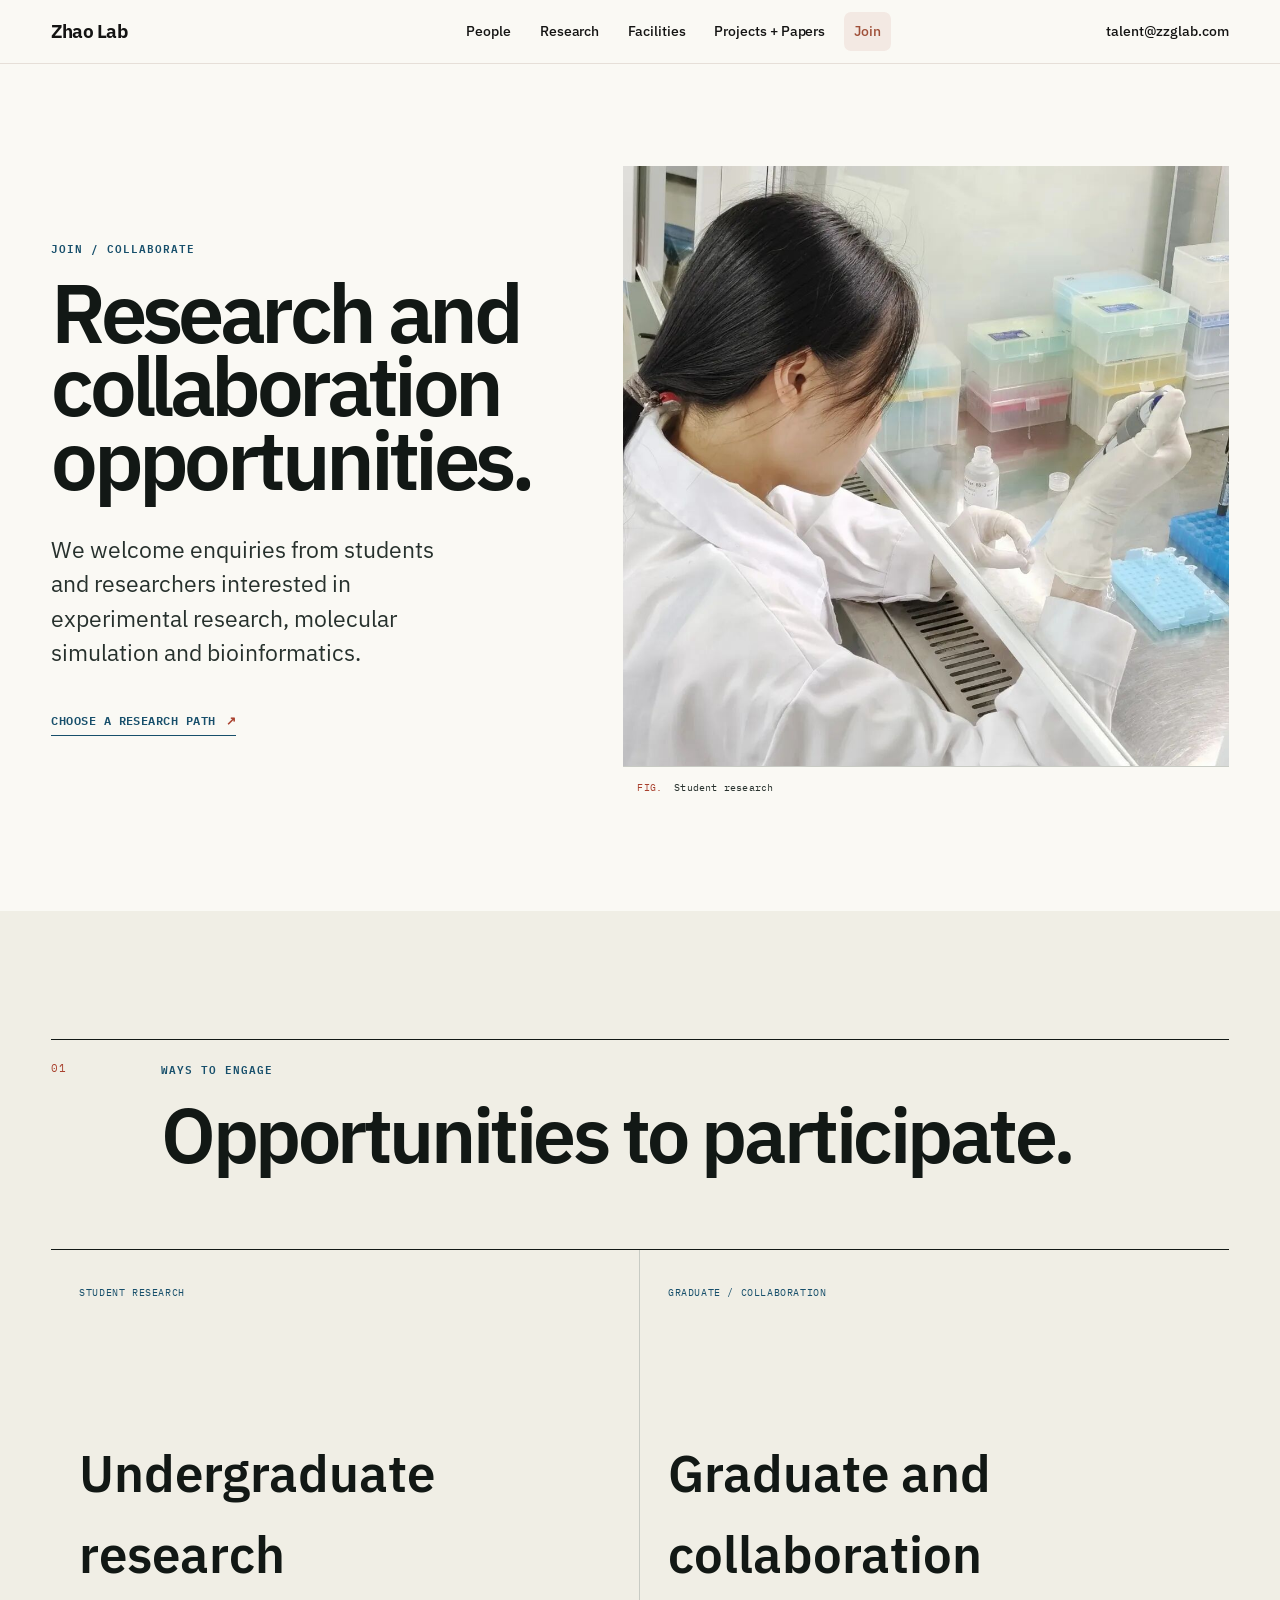
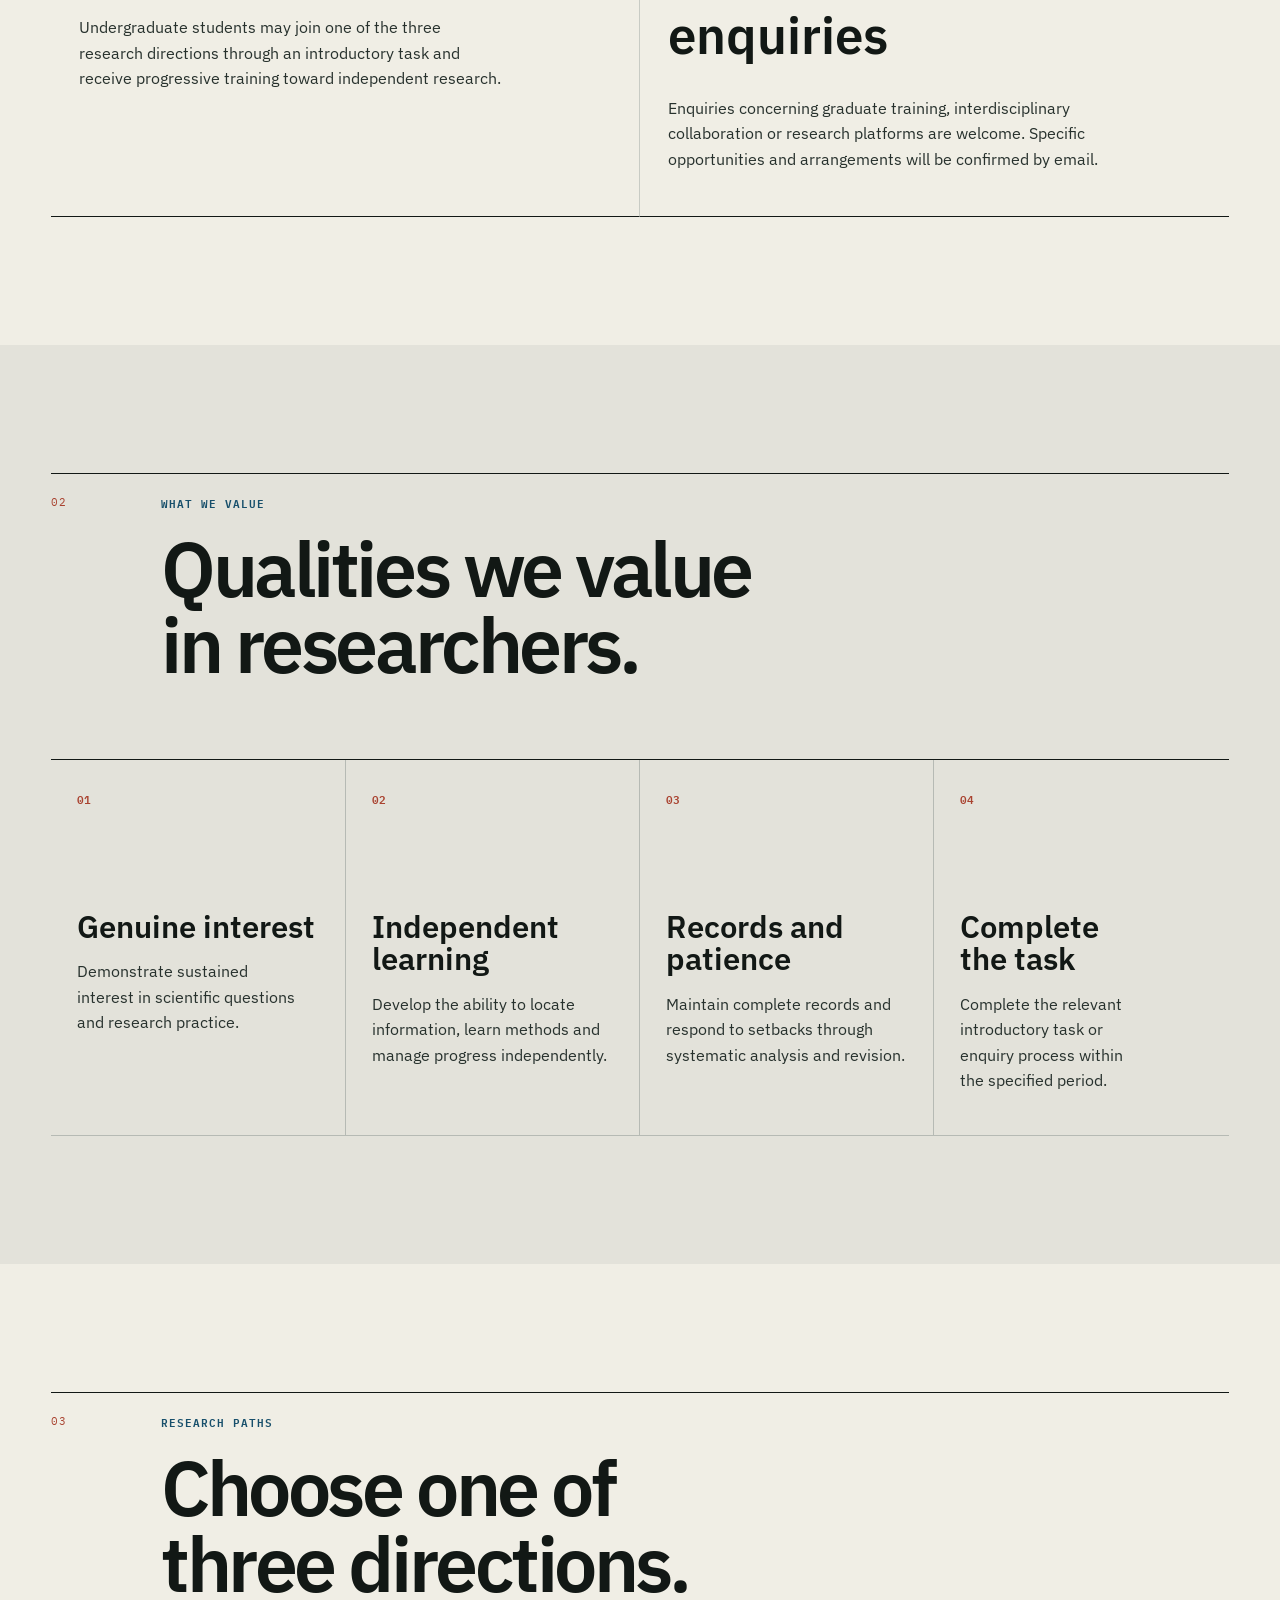
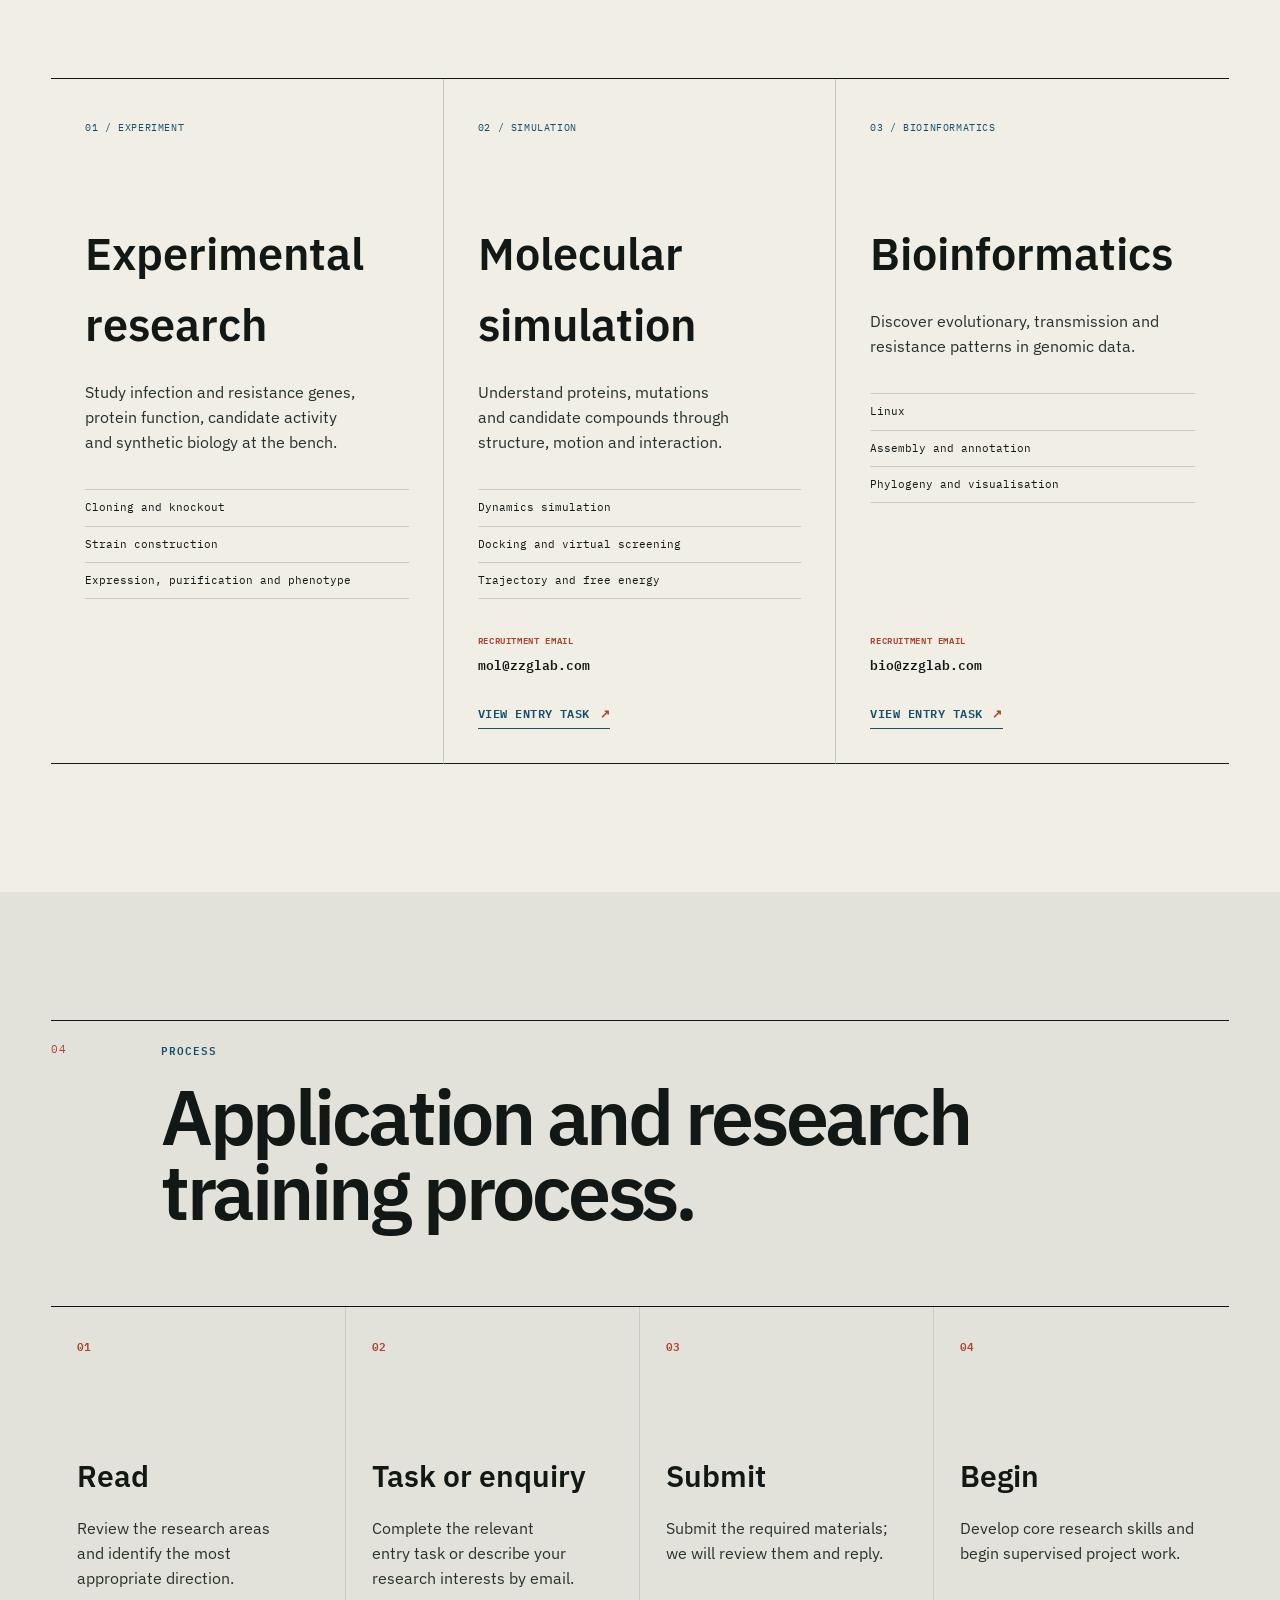
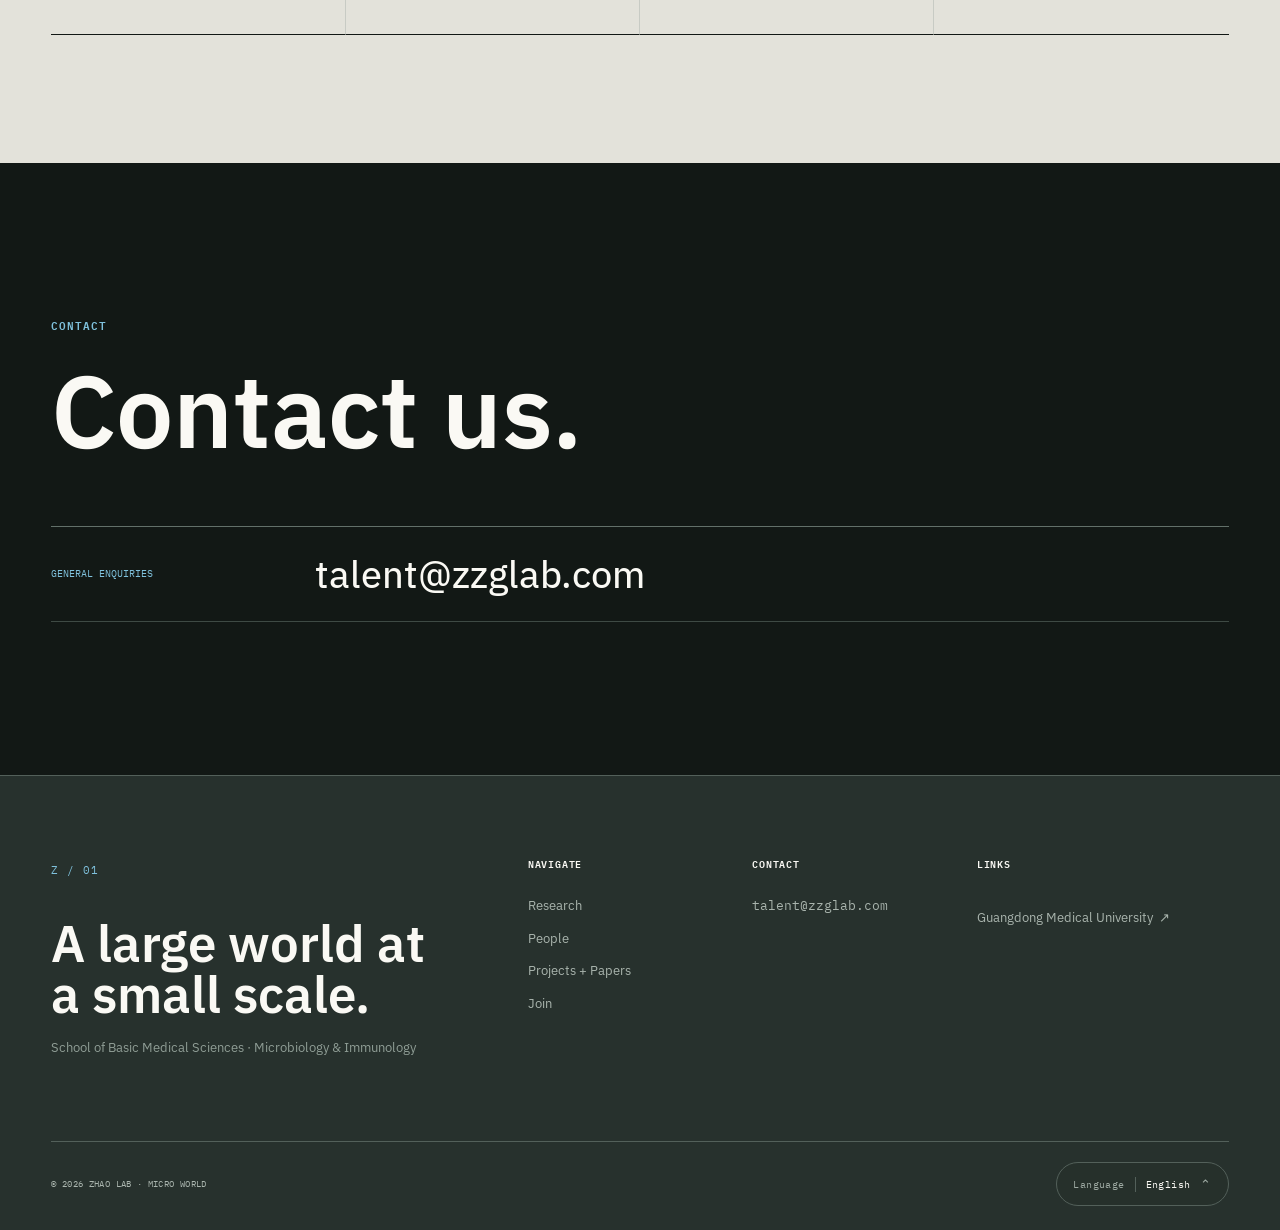
<file: join.html>
<!DOCTYPE html>
<html lang="en">
<head>
  <meta charset="UTF-8">
  <meta name="viewport" content="width=device-width, initial-scale=1">
  <meta name="description" content="Research pathways, expectations, entry tasks and contact information for joining or collaborating with Zhao Lab.">
  <meta name="theme-color" content="#121815">
  <link rel="canonical" href="https://zzglab.com/join.html">
  <link rel="alternate" hreflang="zh-CN" href="https://zzglab.com/zh/join.html">
  <link rel="alternate" hreflang="x-default" href="https://zzglab.com/join.html">
  <meta property="og:type" content="website">
  <meta property="og:site_name" content="Zhao Lab · Micro World">
  <meta property="og:locale" content="en_US">
  <meta property="og:title" content="Join | Zhao Lab">
  <meta property="og:description" content="Research pathways, expectations, entry tasks and contact information for joining or collaborating with Zhao Lab.">
  <meta property="og:url" content="https://zzglab.com/join.html">
  <meta property="og:image" content="https://zzglab.com/assets/team-group.jpg">
  <meta name="twitter:card" content="summary_large_image">
  <title>Join | Zhao Lab</title>
  <link rel="icon" href="assets/zhao-lab-logo.png" type="image/png" sizes="1254x1254">
  <script src="language-init.js?v=20260718-09"></script>
  <link rel="stylesheet" href="styles.css?v=20260718-09">
  <script type="application/ld+json">{"@context":"https://schema.org","@type":"ResearchOrganization","name":"Zhao Lab · Micro World","url":"https://zzglab.com/","email":"talent@zzglab.com","logo":"https://zzglab.com/assets/zhao-lab-logo.png","parentOrganization":{"@type":"CollegeOrUniversity","name":"Guangdong Medical University"},"areaServed":"CN","knowsAbout":["Experimental research","Molecular simulation","Bioinformatics"]}</script>
</head>
<body data-page="join" data-lang="en">
  <a class="skip-link" href="#main">Skip to main content</a>
  <header class="site-header" data-header>
    <div class="header-inner">
      <a class="brand" href="index.html" aria-label="Zhao Lab home"><b>Zhao Lab</b></a>
      <nav class="primary-nav" id="primary-menu" aria-label="Primary navigation"><a href="team.html">People</a><a href="research.html">Research</a><a href="facilities.html">Facilities</a><a href="projects.html">Projects + Papers</a><a href="join.html" aria-current="page">Join</a></nav>
      <div class="header-tools">
        <span class="contact-link contact-email">talent@zzglab.com</span>
        <button class="menu-toggle" type="button" aria-controls="primary-menu" aria-expanded="false" data-open-label="Open menu" data-close-label="Close menu" aria-label="Open menu"><span></span><span></span></button>
      </div>
    </div>
  </header>
  <main id="main"><section class="page-hero join-hero"><div class="page-title reveal"><p class="kicker">JOIN / COLLABORATE</p><h1>Research and<br>collaboration opportunities.</h1><p>We welcome enquiries from students and researchers interested in experimental research, molecular simulation and bioinformatics.</p><a class="text-link" href="#path">Choose a research path<span aria-hidden="true">↗</span></a></div><figure class="evidence-figure portrait-figure reveal"><img src="assets/member-culture.jpg" width="1080" height="1440" alt="Student researcher conducting a culture experiment" loading="lazy"><figcaption><span>FIG.</span>Student research</figcaption></figure></section>
  <section class="section-block" id="audience"><header class="section-head reveal"><span class="section-index">01</span><div><p class="kicker">WAYS TO ENGAGE</p><h2>Opportunities to participate.</h2></div></header><div class="audience-ledger"><article><span>STUDENT RESEARCH</span><h3>Undergraduate research</h3><p>Undergraduate students may join one of the three research directions through an introductory task and receive progressive training toward independent research.</p></article><article><span>GRADUATE / COLLABORATION</span><h3>Graduate and collaboration enquiries</h3><p>Enquiries concerning graduate training, interdisciplinary collaboration or research platforms are welcome. Specific opportunities and arrangements will be confirmed by email.</p></article></div></section>
  <section class="section-block muted-section"><header class="section-head reveal"><span class="section-index">02</span><div><p class="kicker">WHAT WE VALUE</p><h2>Qualities we value in researchers.</h2></div></header><div class="value-ledger"><article><b>01</b><h3>Genuine interest</h3><p>Demonstrate sustained interest in scientific questions and research practice.</p></article><article><b>02</b><h3>Independent learning</h3><p>Develop the ability to locate information, learn methods and manage progress independently.</p></article><article><b>03</b><h3>Records and patience</h3><p>Maintain complete records and respond to setbacks through systematic analysis and revision.</p></article><article><b>04</b><h3>Complete the task</h3><p>Complete the relevant introductory task or enquiry process within the specified period.</p></article></div></section>
  <section class="section-block" id="path"><header class="section-head reveal"><span class="section-index">03</span><div><p class="kicker">RESEARCH PATHS</p><h2>Choose one of three directions.</h2></div></header><div class="path-ledger"><article><span>01 / EXPERIMENT</span><h3>Experimental research</h3><p>Study infection and resistance genes, protein function, candidate activity and synthetic biology at the bench.</p><ul><li>Cloning and knockout</li><li>Strain construction</li><li>Expression, purification and phenotype</li></ul></article><article><span>02 / SIMULATION</span><h3>Molecular simulation</h3><p>Understand proteins, mutations and candidate compounds through structure, motion and interaction.</p><ul><li>Dynamics simulation</li><li>Docking and virtual screening</li><li>Trajectory and free energy</li></ul><p class="path-contact"><span>Recruitment email</span><b>mol@zzglab.com</b></p><a class="text-link" href="https://tcnasrcg1h4l.feishu.cn/wiki/SynqwLXBNiDTzskFupzcOPKdnXb" target="_blank" rel="noopener">View entry task<span aria-hidden="true">↗</span></a></article><article><span>03 / BIOINFORMATICS</span><h3>Bioinformatics</h3><p>Discover evolutionary, transmission and resistance patterns in genomic data.</p><ul><li>Linux</li><li>Assembly and annotation</li><li>Phylogeny and visualisation</li></ul><p class="path-contact"><span>Recruitment email</span><b>bio@zzglab.com</b></p><a class="text-link" href="https://tcnasrcg1h4l.feishu.cn/wiki/HHVBw75udiQsj4kKTGBclqeznec" target="_blank" rel="noopener">View entry task<span aria-hidden="true">↗</span></a></article></div></section>
  <section class="section-block muted-section" id="process"><header class="section-head reveal"><span class="section-index">04</span><div><p class="kicker">PROCESS</p><h2>Application and research training process.</h2></div></header><div class="process-strip"><article><b>01</b><h3>Read</h3><p>Review the research areas and identify the most appropriate direction.</p></article><article><b>02</b><h3>Task or enquiry</h3><p>Complete the relevant entry task or describe your research interests by email.</p></article><article><b>03</b><h3>Submit</h3><p>Submit the required materials; we will review them and reply.</p></article><article><b>04</b><h3>Begin</h3><p>Develop core research skills and begin supervised project work.</p></article></div></section>
  <section class="contact-panel ink-section" id="contact"><p class="kicker">CONTACT</p><h2>Contact us.</h2><div class="contact-ledger"><div class="contact-copy"><span>GENERAL ENQUIRIES</span><b>talent@zzglab.com</b></div></div></section></main>
  <footer class="site-footer">
    <div class="footer-grid">
      <div class="footer-identity"><span class="registration-mark">Z / 01</span><h2>A large world at a small scale.</h2><p>School of Basic Medical Sciences · Microbiology &amp; Immunology</p></div>
      <div class="footer-column"><b>Navigate</b><a href="research.html">Research</a><a href="team.html">People</a><a href="projects.html">Projects + Papers</a><a href="join.html">Join</a></div>
      <div class="footer-column"><b>Contact</b><span class="footer-email">talent@zzglab.com</span></div>
      <div class="footer-column"><b>Links</b><a class="affiliation-link" href="https://www.gdmu.edu.cn/" target="_blank" rel="noopener">Guangdong Medical University<span aria-hidden="true">↗</span></a></div>
    </div>
    <div class="footer-legal"><span>© <span data-year></span> Zhao Lab · Micro World</span><div class="language-menu footer-language" data-language-menu><button class="language-trigger" type="button" aria-expanded="false" aria-controls="footer-language-options" aria-label="Choose language" data-language-trigger><span>Language</span><span class="language-current-label">English</span><span class="language-chevron" aria-hidden="true">⌃</span></button><ul class="language-options" id="footer-language-options" data-language-options hidden><li><span aria-current="page">English</span></li><li><a data-language-switch data-language="zh" href="zh/join.html?lang=zh" lang="zh-CN">中文</a></li></ul></div></div>
  </footer>
  <script src="script.js?v=20260718-09"></script>
</body>
</html>
</file>
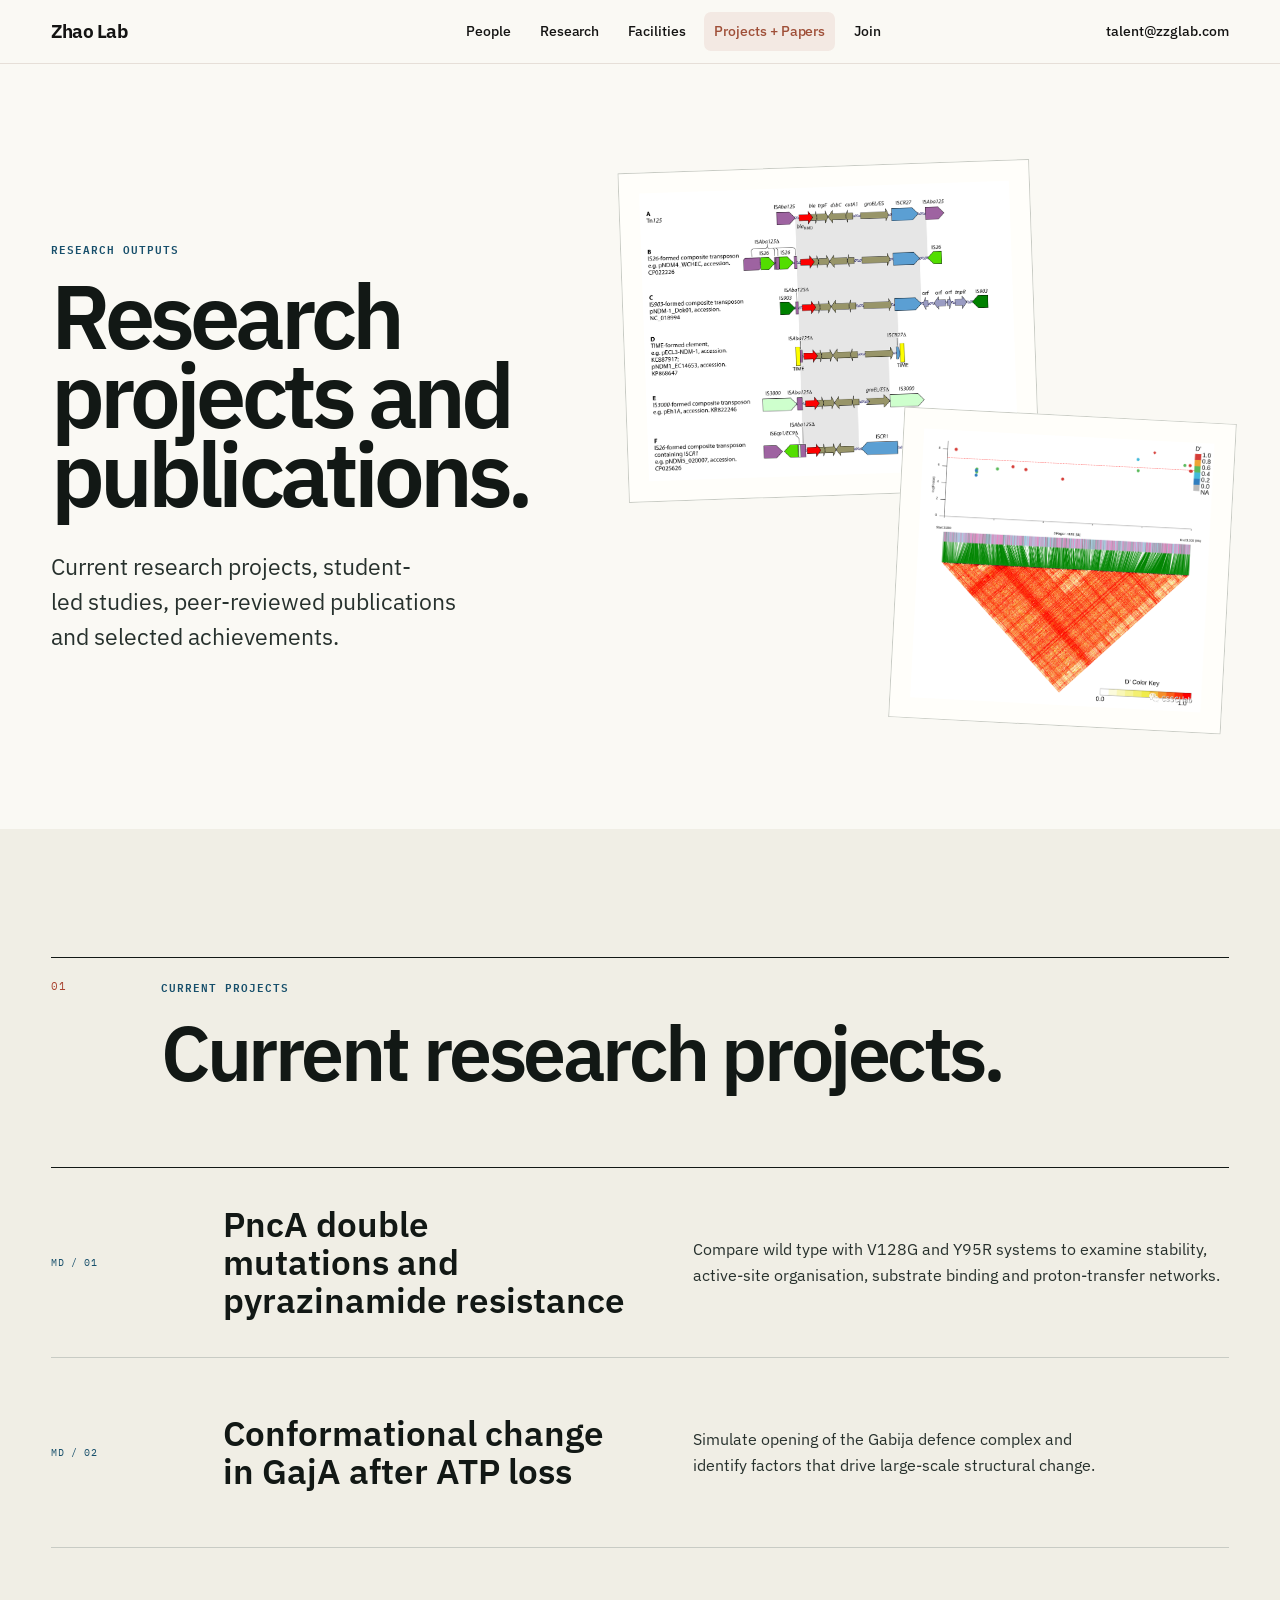
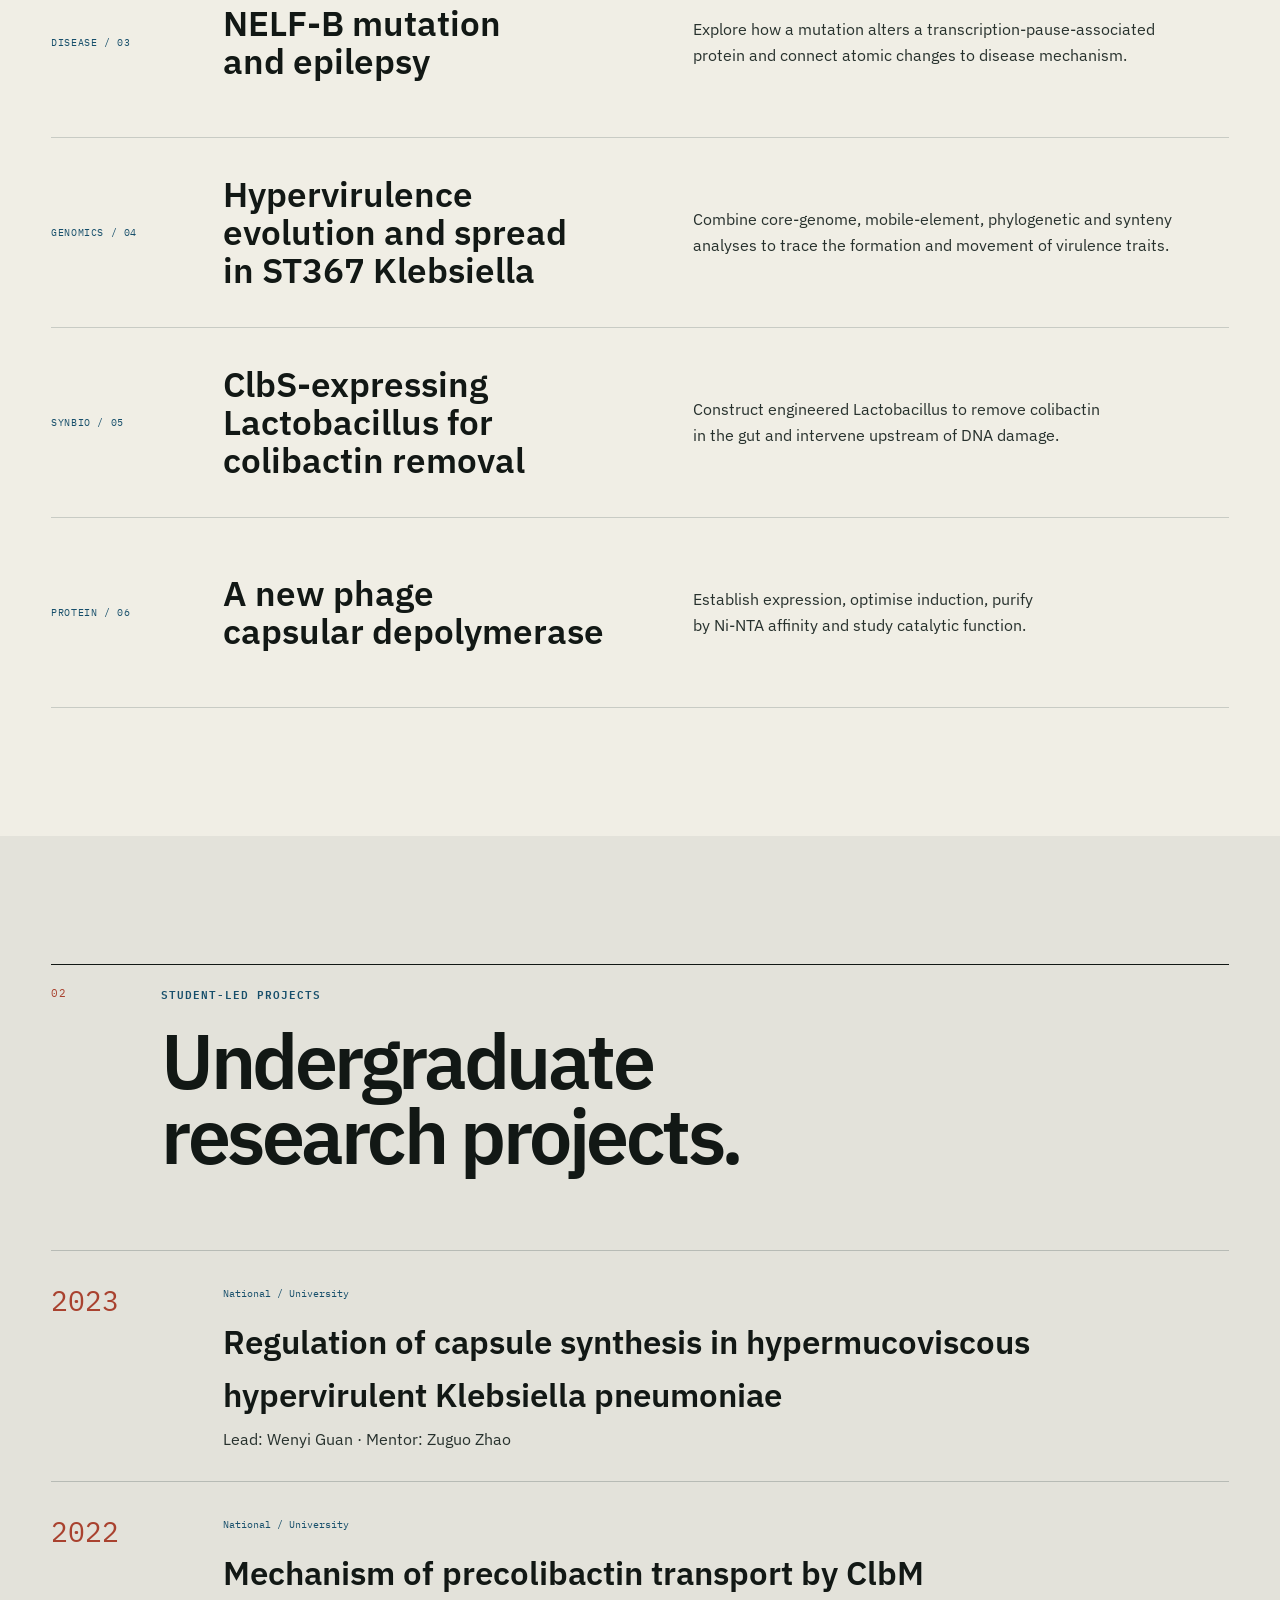
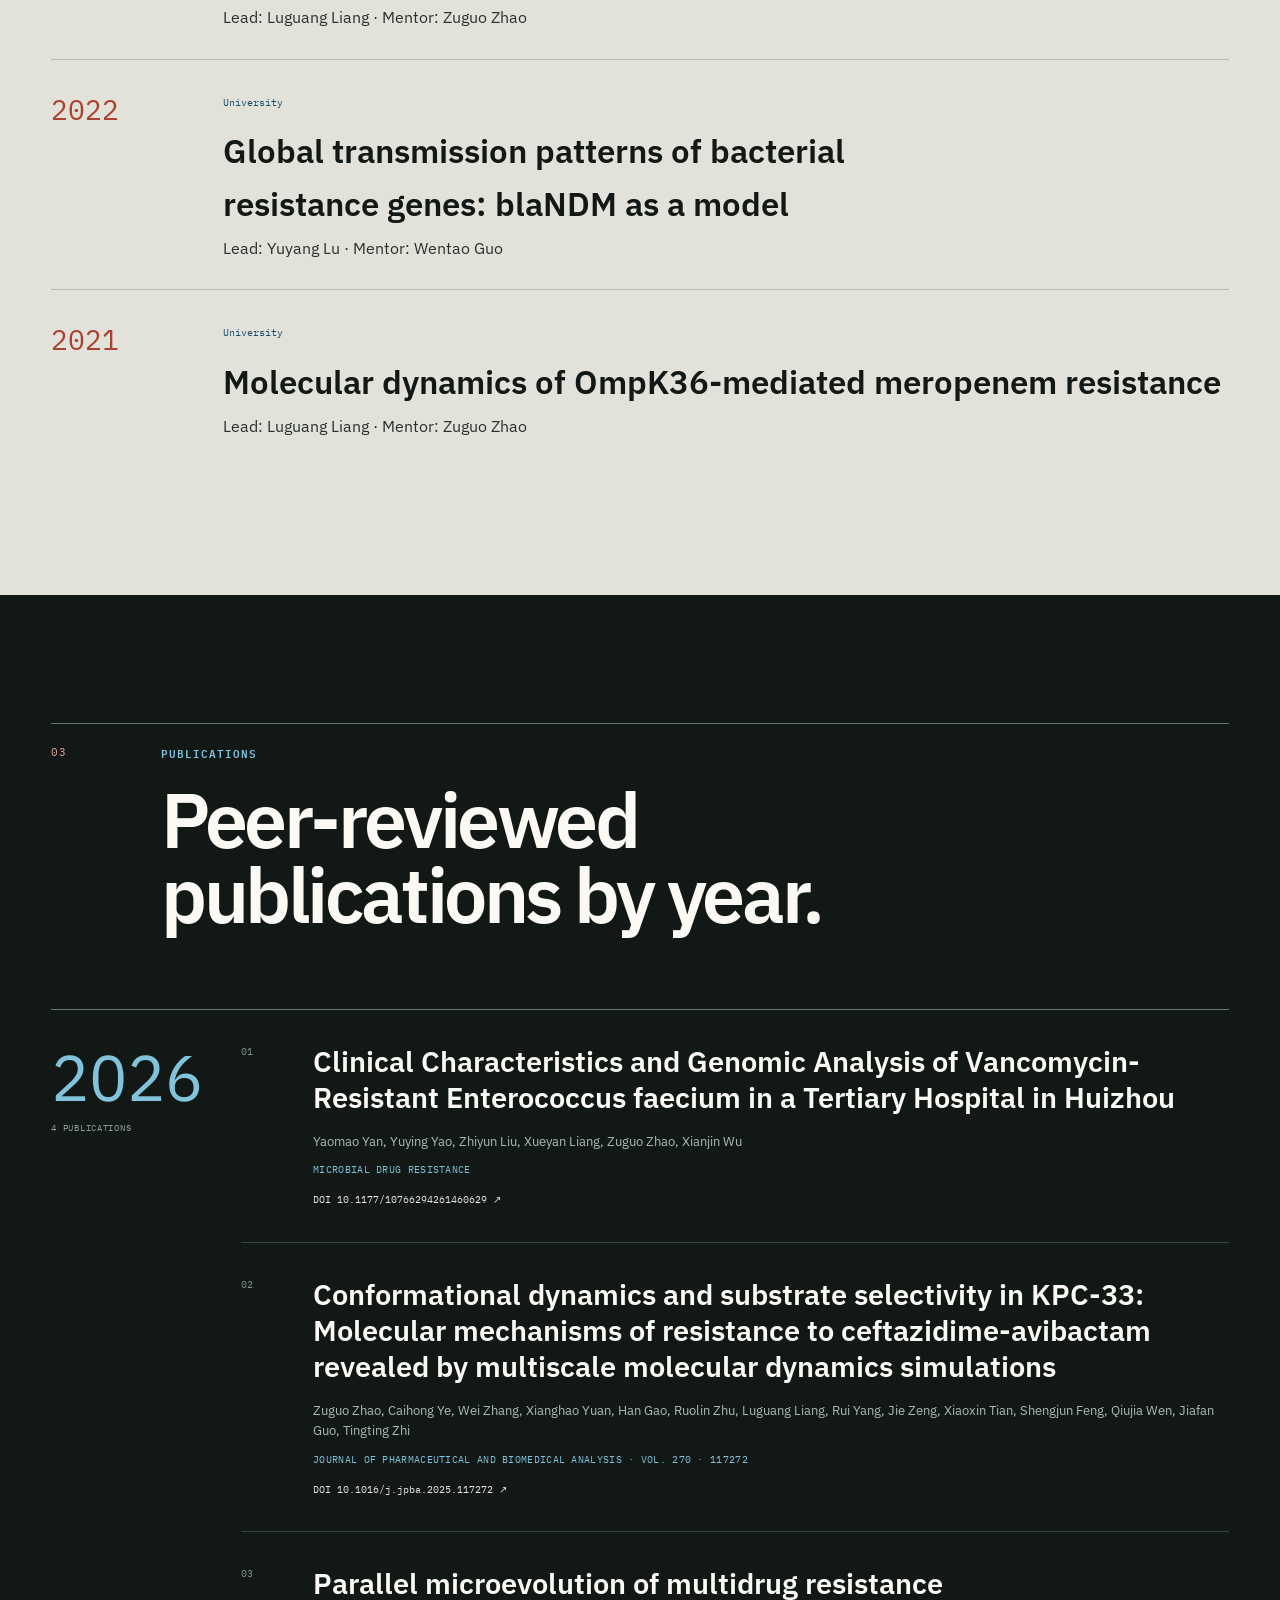
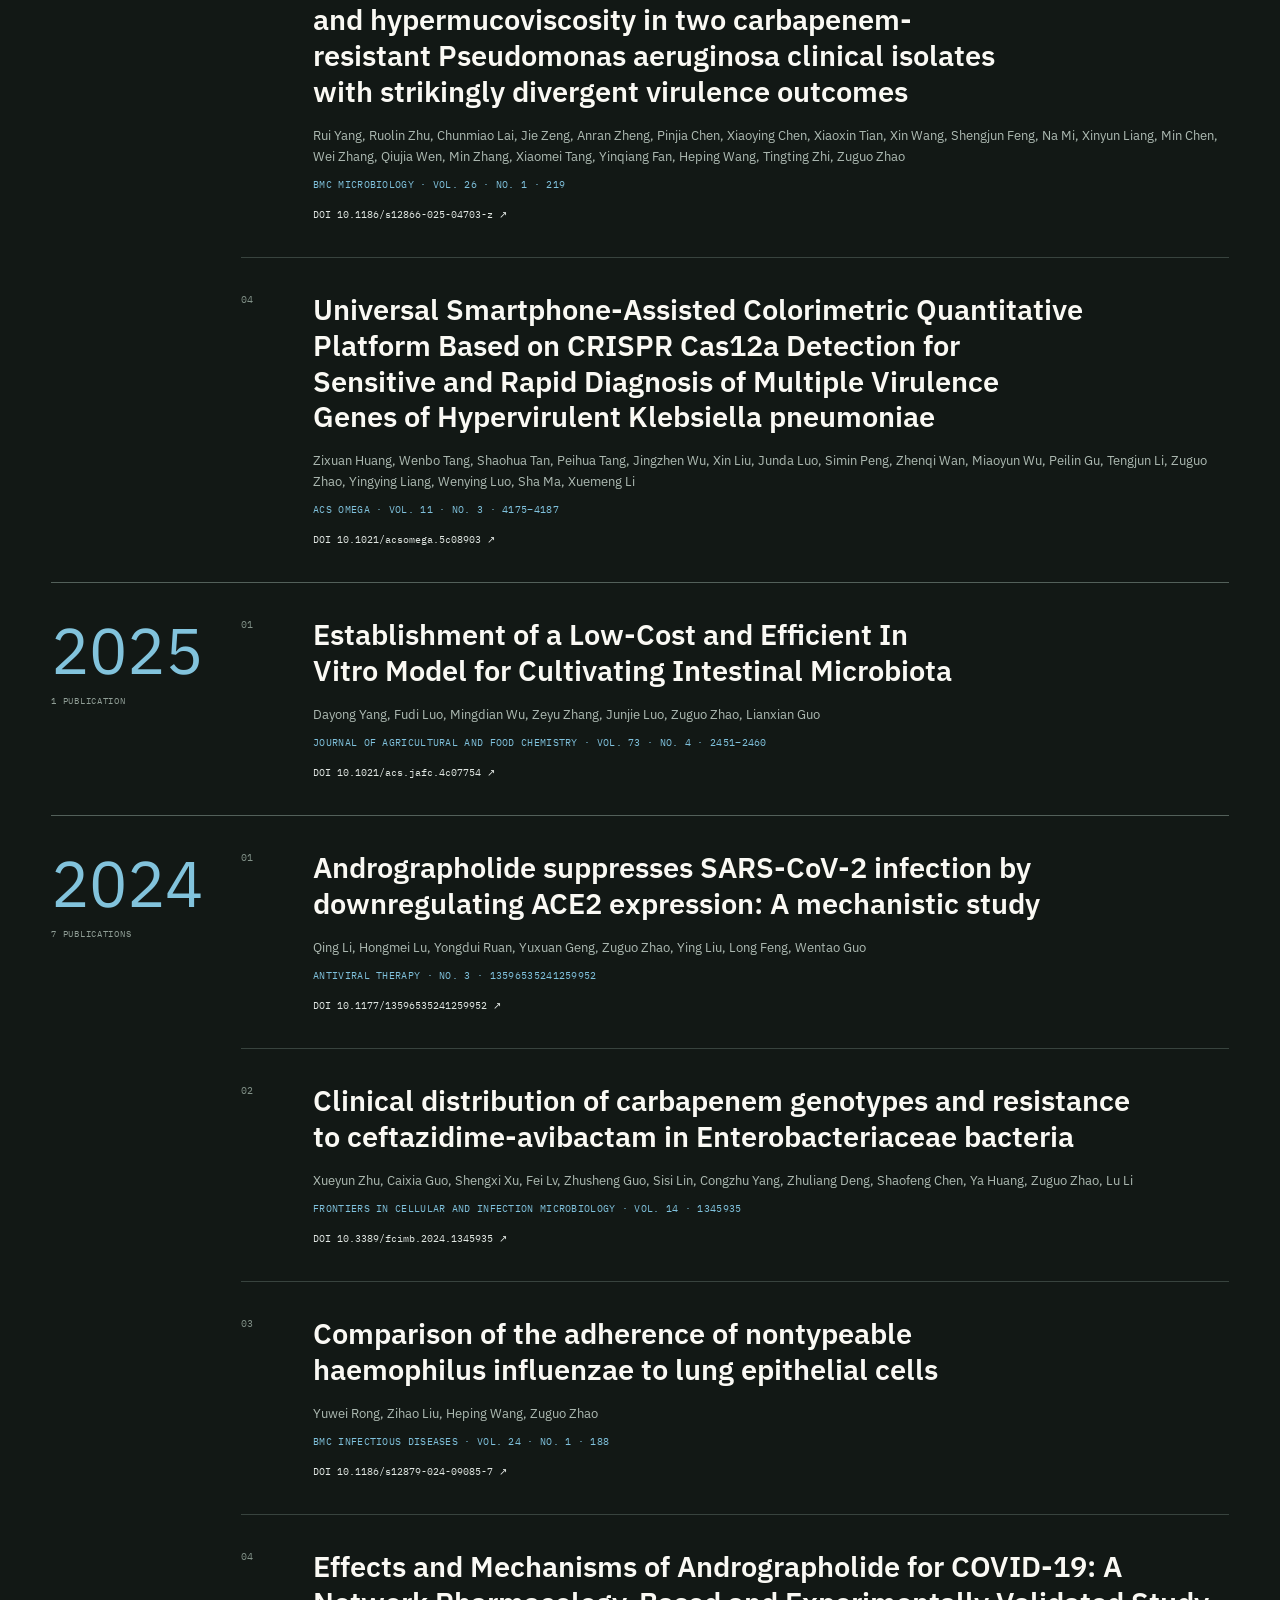
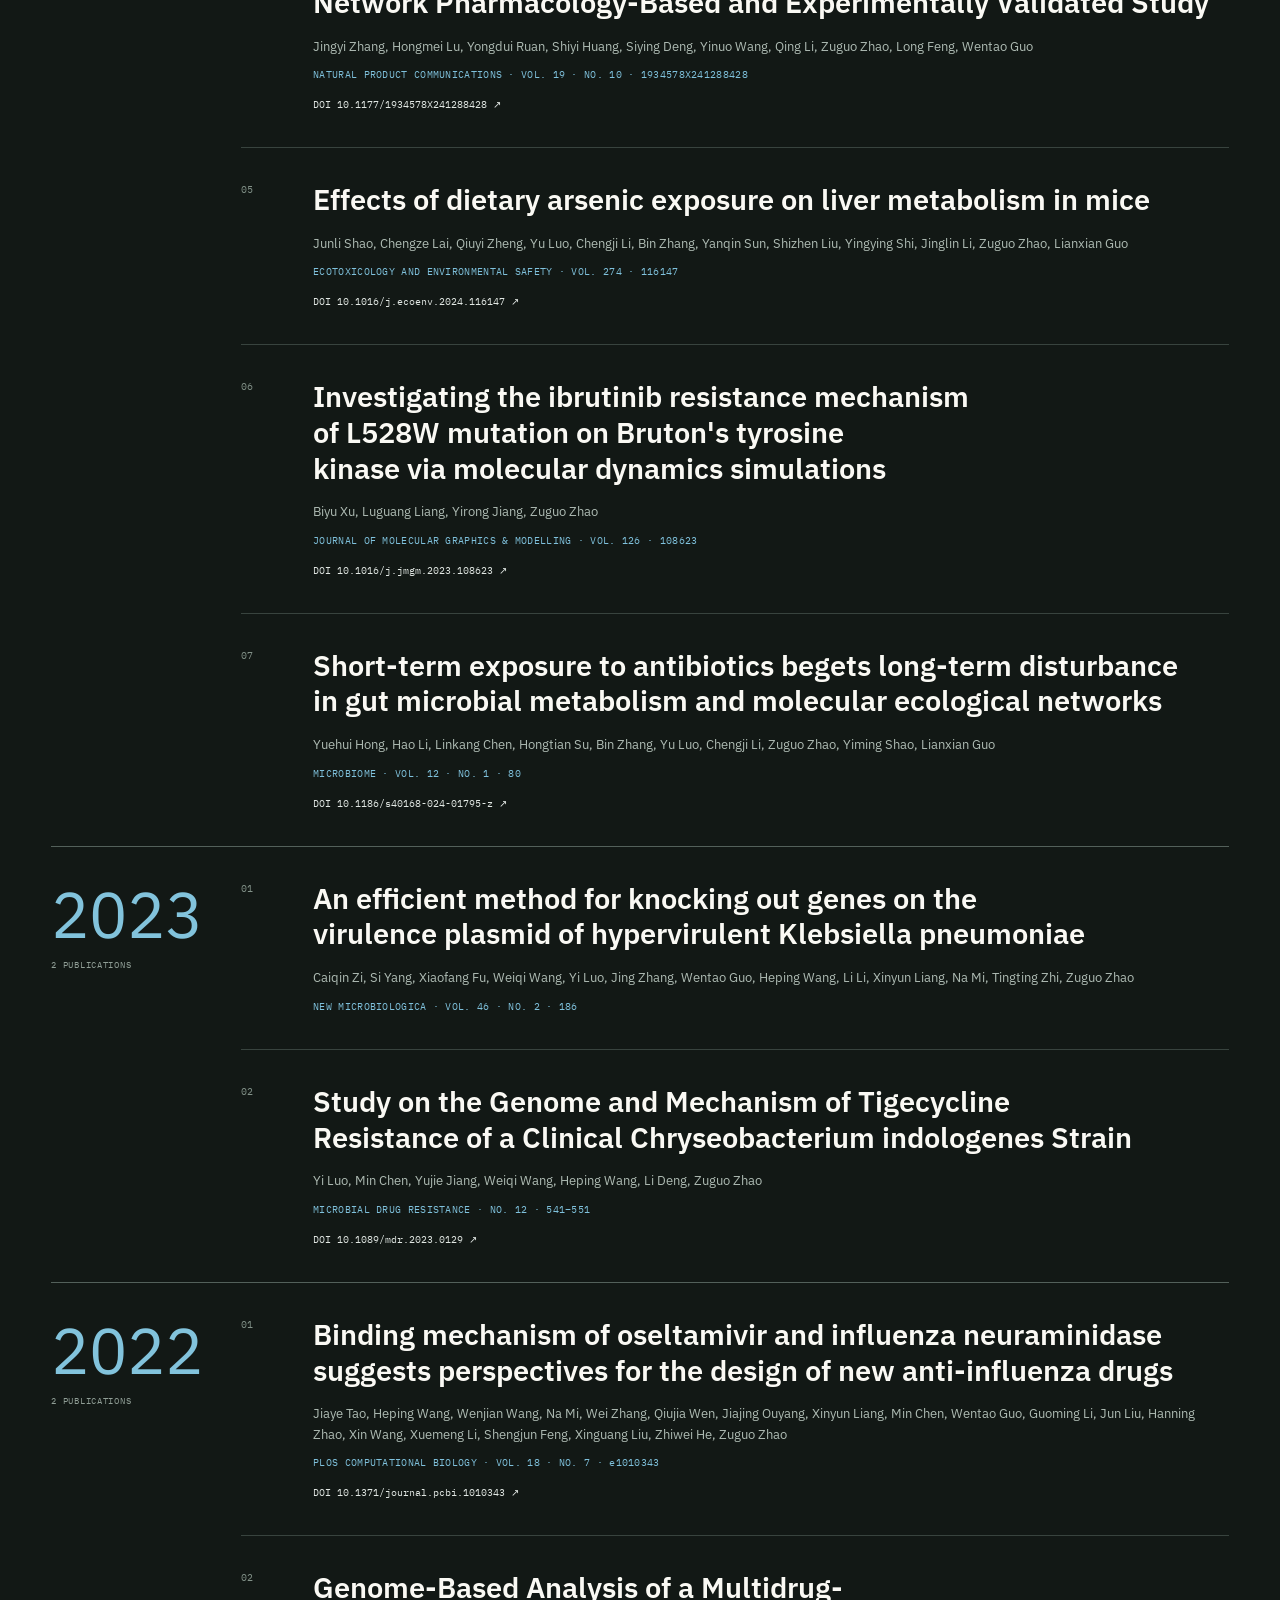
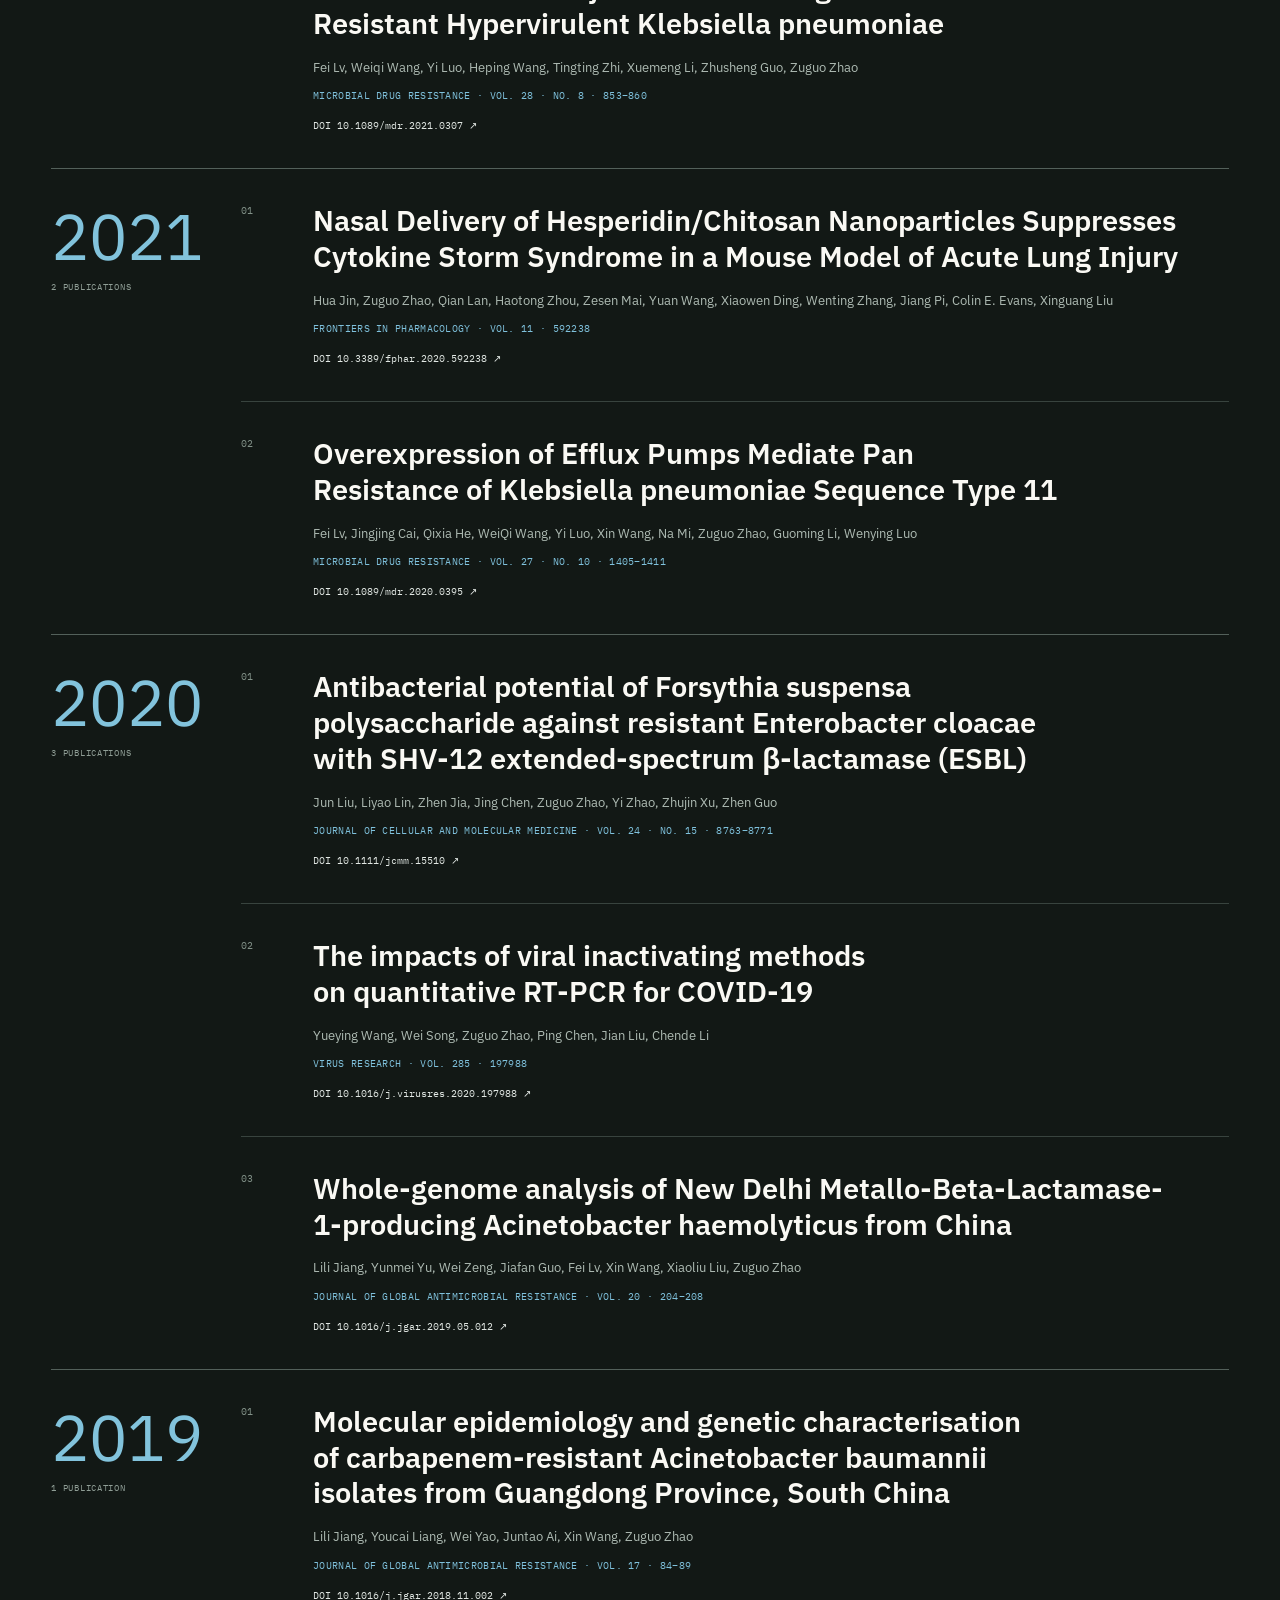
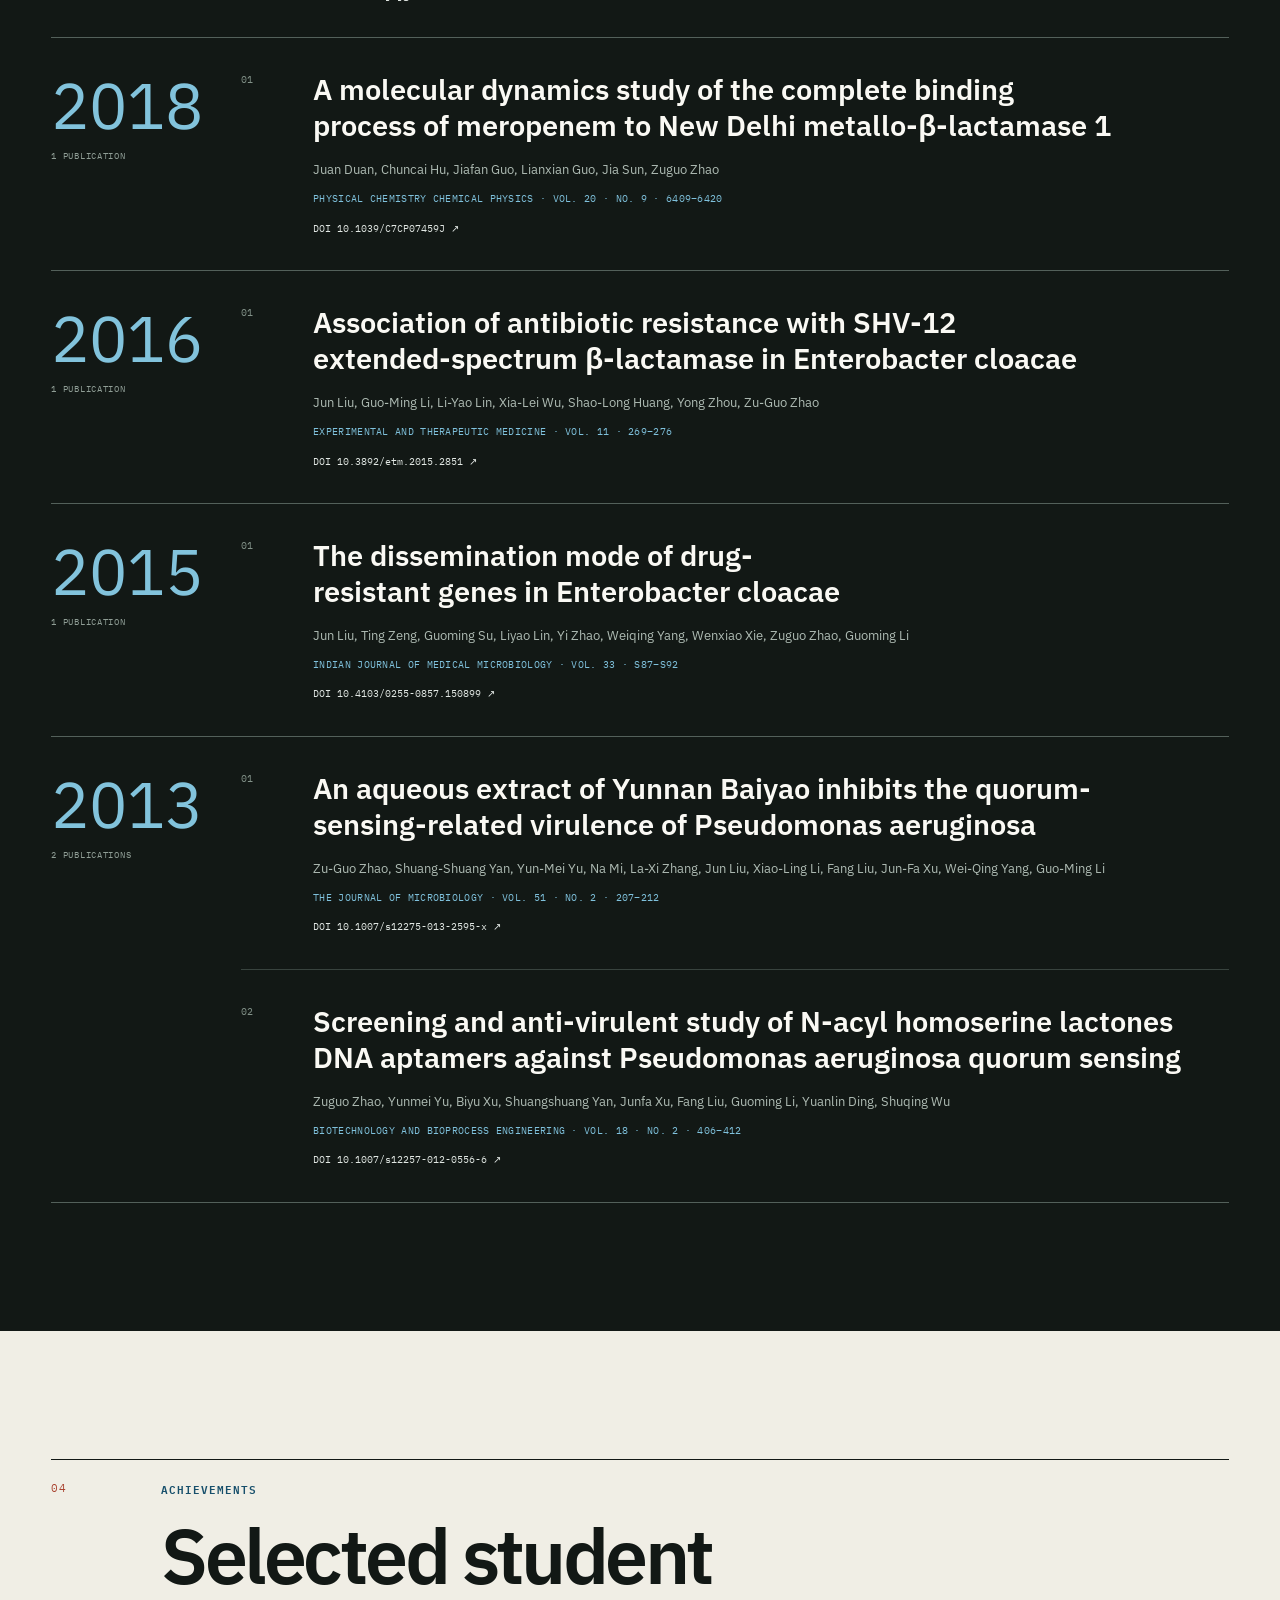
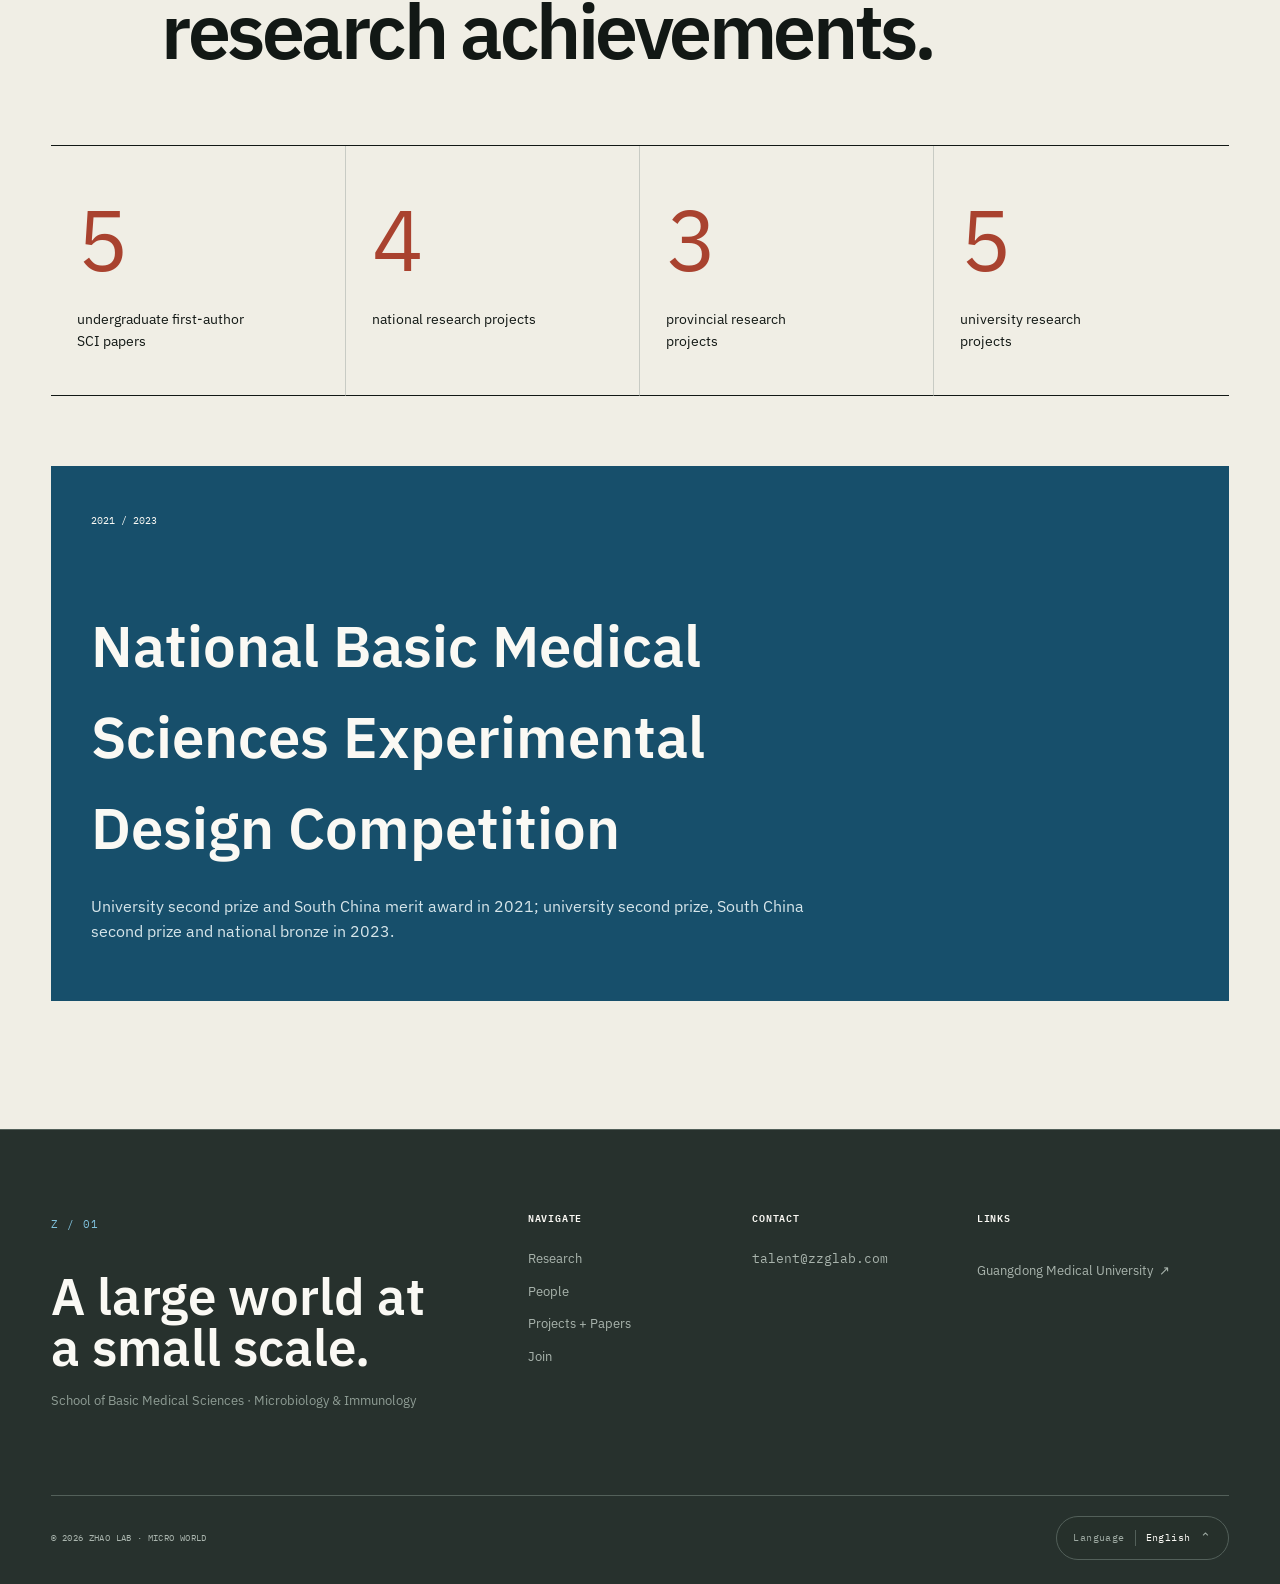
<file: projects.html>
<!DOCTYPE html>
<html lang="en">
<head>
  <meta charset="UTF-8">
  <meta name="viewport" content="width=device-width, initial-scale=1">
  <meta name="description" content="Current projects, student-led work, publications and research achievements from Zhao Lab.">
  <meta name="theme-color" content="#121815">
  <link rel="canonical" href="https://zzglab.com/projects.html">
  <link rel="alternate" hreflang="zh-CN" href="https://zzglab.com/zh/projects.html">
  <link rel="alternate" hreflang="x-default" href="https://zzglab.com/projects.html">
  <meta property="og:type" content="website">
  <meta property="og:site_name" content="Zhao Lab · Micro World">
  <meta property="og:locale" content="en_US">
  <meta property="og:title" content="Projects and Publications | Zhao Lab">
  <meta property="og:description" content="Current projects, student-led work, publications and research achievements from Zhao Lab.">
  <meta property="og:url" content="https://zzglab.com/projects.html">
  <meta property="og:image" content="https://zzglab.com/assets/team-group.jpg">
  <meta name="twitter:card" content="summary_large_image">
  <title>Projects and Publications | Zhao Lab</title>
  <link rel="icon" href="assets/zhao-lab-logo.png" type="image/png" sizes="1254x1254">
  <script src="language-init.js?v=20260718-09"></script>
  <link rel="stylesheet" href="styles.css?v=20260718-09">
  <script type="application/ld+json">{"@context":"https://schema.org","@type":"ResearchOrganization","name":"Zhao Lab · Micro World","url":"https://zzglab.com/","email":"talent@zzglab.com","logo":"https://zzglab.com/assets/zhao-lab-logo.png","parentOrganization":{"@type":"CollegeOrUniversity","name":"Guangdong Medical University"},"areaServed":"CN","knowsAbout":["Experimental research","Molecular simulation","Bioinformatics"]}</script>
</head>
<body data-page="projects" data-lang="en">
  <a class="skip-link" href="#main">Skip to main content</a>
  <header class="site-header" data-header>
    <div class="header-inner">
      <a class="brand" href="index.html" aria-label="Zhao Lab home"><b>Zhao Lab</b></a>
      <nav class="primary-nav" id="primary-menu" aria-label="Primary navigation"><a href="team.html">People</a><a href="research.html">Research</a><a href="facilities.html">Facilities</a><a href="projects.html" aria-current="page">Projects + Papers</a><a href="join.html">Join</a></nav>
      <div class="header-tools">
        <span class="contact-link contact-email">talent@zzglab.com</span>
        <button class="menu-toggle" type="button" aria-controls="primary-menu" aria-expanded="false" data-open-label="Open menu" data-close-label="Close menu" aria-label="Open menu"><span></span><span></span></button>
      </div>
    </div>
  </header>
  <main id="main"><section class="page-hero project-hero"><div class="page-title reveal"><p class="kicker">RESEARCH OUTPUTS</p><h1>Research projects and publications.</h1><p>Current research projects, student-led studies, peer-reviewed publications and selected achievements.</p></div><div class="evidence-stack reveal"><img src="assets/mobile-elements.png" width="1040" height="811" alt="Mobile genetic elements analysis" loading="eager"><img src="assets/ld-map.png" width="745" height="689" alt="Linkage disequilibrium data map" loading="eager"></div></section>
  <section class="section-block" id="ongoing"><header class="section-head reveal"><span class="section-index">01</span><div><p class="kicker">CURRENT PROJECTS</p><h2>Current research projects.</h2></div></header><div class="project-ledger"><article class="project-row reveal" id="pnc"><span>MD / 01</span><h3>PncA double mutations and pyrazinamide resistance</h3><p>Compare wild type with V128G and Y95R systems to examine stability, active-site organisation, substrate binding and proton-transfer networks.</p></article><article class="project-row reveal"><span>MD / 02</span><h3>Conformational change in GajA after ATP loss</h3><p>Simulate opening of the Gabija defence complex and identify factors that drive large-scale structural change.</p></article><article class="project-row reveal"><span>DISEASE / 03</span><h3>NELF-B mutation and epilepsy</h3><p>Explore how a mutation alters a transcription-pause-associated protein and connect atomic changes to disease mechanism.</p></article><article class="project-row reveal"><span>GENOMICS / 04</span><h3>Hypervirulence evolution and spread in ST367 Klebsiella</h3><p>Combine core-genome, mobile-element, phylogenetic and synteny analyses to trace the formation and movement of virulence traits.</p></article><article class="project-row reveal" id="clbs"><span>SYNBIO / 05</span><h3>ClbS-expressing Lactobacillus for colibactin removal</h3><p>Construct engineered Lactobacillus to remove colibactin in the gut and intervene upstream of DNA damage.</p></article><article class="project-row reveal"><span>PROTEIN / 06</span><h3>A new phage capsular depolymerase</h3><p>Establish expression, optimise induction, purify by Ni-NTA affinity and study catalytic function.</p></article></div></section>
  <section class="section-block muted-section" id="student-projects"><header class="section-head reveal"><span class="section-index">02</span><div><p class="kicker">STUDENT-LED PROJECTS</p><h2>Undergraduate research projects.</h2></div></header><div class="student-ledger"><article><time>2023</time><div><span>National / University</span><h3>Regulation of capsule synthesis in hypermucoviscous hypervirulent Klebsiella pneumoniae</h3><p>Lead: Wenyi Guan · Mentor: Zuguo Zhao</p></div></article><article><time>2022</time><div><span>National / University</span><h3>Mechanism of precolibactin transport by ClbM</h3><p>Lead: Luguang Liang · Mentor: Zuguo Zhao</p></div></article><article><time>2022</time><div><span>University</span><h3>Global transmission patterns of bacterial resistance genes: blaNDM as a model</h3><p>Lead: Yuyang Lu · Mentor: Wentao Guo</p></div></article><article><time>2021</time><div><span>University</span><h3>Molecular dynamics of OmpK36-mediated meropenem resistance</h3><p>Lead: Luguang Liang · Mentor: Zuguo Zhao</p></div></article></div></section>
  <section class="publication-section ink-section" id="publications"><header class="section-head reveal"><span class="section-index">03</span><div><p class="kicker">PUBLICATIONS</p><h2>Peer-reviewed publications by year.</h2></div></header><div class="publication-archive"><section class="publication-year"><header><time>2026</time><span>4 publications</span></header><div><article class="publication-entry"><span class="publication-no">01</span><div><h3>Clinical Characteristics and Genomic Analysis of Vancomycin-Resistant Enterococcus faecium in a Tertiary Hospital in Huizhou</h3><p class="authors">Yaomao Yan, Yuying Yao, Zhiyun Liu, Xueyan Liang, Zuguo Zhao, Xianjin Wu</p><p class="citation-line">MICROBIAL DRUG RESISTANCE</p><div class="publication-links"><a href="https://doi.org/10.1177/10766294261460629" target="_blank" rel="noopener">DOI 10.1177/10766294261460629 ↗</a></div></div></article><article class="publication-entry"><span class="publication-no">02</span><div><h3>Conformational dynamics and substrate selectivity in KPC-33: Molecular mechanisms of resistance to ceftazidime-avibactam revealed by multiscale molecular dynamics simulations</h3><p class="authors">Zuguo Zhao, Caihong Ye, Wei Zhang, Xianghao Yuan, Han Gao, Ruolin Zhu, Luguang Liang, Rui Yang, Jie Zeng, Xiaoxin Tian, Shengjun Feng, Qiujia Wen, Jiafan Guo, Tingting Zhi</p><p class="citation-line">JOURNAL OF PHARMACEUTICAL AND BIOMEDICAL ANALYSIS · VOL. 270 · 117272</p><div class="publication-links"><a href="https://doi.org/10.1016/j.jpba.2025.117272" target="_blank" rel="noopener">DOI 10.1016/j.jpba.2025.117272 ↗</a></div></div></article><article class="publication-entry"><span class="publication-no">03</span><div><h3>Parallel microevolution of multidrug resistance and hypermucoviscosity in two carbapenem-resistant Pseudomonas aeruginosa clinical isolates with strikingly divergent virulence outcomes</h3><p class="authors">Rui Yang, Ruolin Zhu, Chunmiao Lai, Jie Zeng, Anran Zheng, Pinjia Chen, Xiaoying Chen, Xiaoxin Tian, Xin Wang, Shengjun Feng, Na Mi, Xinyun Liang, Min Chen, Wei Zhang, Qiujia Wen, Min Zhang, Xiaomei Tang, Yinqiang Fan, Heping Wang, Tingting Zhi, Zuguo Zhao</p><p class="citation-line">BMC MICROBIOLOGY · VOL. 26 · NO. 1 · 219</p><div class="publication-links"><a href="https://doi.org/10.1186/s12866-025-04703-z" target="_blank" rel="noopener">DOI 10.1186/s12866-025-04703-z ↗</a></div></div></article><article class="publication-entry"><span class="publication-no">04</span><div><h3>Universal Smartphone-Assisted Colorimetric Quantitative Platform Based on CRISPR Cas12a Detection for Sensitive and Rapid Diagnosis of Multiple Virulence Genes of Hypervirulent Klebsiella pneumoniae</h3><p class="authors">Zixuan Huang, Wenbo Tang, Shaohua Tan, Peihua Tang, Jingzhen Wu, Xin Liu, Junda Luo, Simin Peng, Zhenqi Wan, Miaoyun Wu, Peilin Gu, Tengjun Li, Zuguo Zhao, Yingying Liang, Wenying Luo, Sha Ma, Xuemeng Li</p><p class="citation-line">ACS OMEGA · VOL. 11 · NO. 3 · 4175–4187</p><div class="publication-links"><a href="https://doi.org/10.1021/acsomega.5c08903" target="_blank" rel="noopener">DOI 10.1021/acsomega.5c08903 ↗</a></div></div></article></div></section><section class="publication-year"><header><time>2025</time><span>1 publication</span></header><div><article class="publication-entry"><span class="publication-no">01</span><div><h3>Establishment of a Low-Cost and Efficient In Vitro Model for Cultivating Intestinal Microbiota</h3><p class="authors">Dayong Yang, Fudi Luo, Mingdian Wu, Zeyu Zhang, Junjie Luo, Zuguo Zhao, Lianxian Guo</p><p class="citation-line">JOURNAL OF AGRICULTURAL AND FOOD CHEMISTRY · VOL. 73 · NO. 4 · 2451–2460</p><div class="publication-links"><a href="https://doi.org/10.1021/acs.jafc.4c07754" target="_blank" rel="noopener">DOI 10.1021/acs.jafc.4c07754 ↗</a></div></div></article></div></section><section class="publication-year"><header><time>2024</time><span>7 publications</span></header><div><article class="publication-entry"><span class="publication-no">01</span><div><h3>Andrographolide suppresses SARS-CoV-2 infection by downregulating ACE2 expression: A mechanistic study</h3><p class="authors">Qing Li, Hongmei Lu, Yongdui Ruan, Yuxuan Geng, Zuguo Zhao, Ying Liu, Long Feng, Wentao Guo</p><p class="citation-line">ANTIVIRAL THERAPY · NO. 3 · 13596535241259952</p><div class="publication-links"><a href="https://doi.org/10.1177/13596535241259952" target="_blank" rel="noopener">DOI 10.1177/13596535241259952 ↗</a></div></div></article><article class="publication-entry"><span class="publication-no">02</span><div><h3>Clinical distribution of carbapenem genotypes and resistance to ceftazidime-avibactam in Enterobacteriaceae bacteria</h3><p class="authors">Xueyun Zhu, Caixia Guo, Shengxi Xu, Fei Lv, Zhusheng Guo, Sisi Lin, Congzhu Yang, Zhuliang Deng, Shaofeng Chen, Ya Huang, Zuguo Zhao, Lu Li</p><p class="citation-line">FRONTIERS IN CELLULAR AND INFECTION MICROBIOLOGY · VOL. 14 · 1345935</p><div class="publication-links"><a href="https://doi.org/10.3389/fcimb.2024.1345935" target="_blank" rel="noopener">DOI 10.3389/fcimb.2024.1345935 ↗</a></div></div></article><article class="publication-entry"><span class="publication-no">03</span><div><h3>Comparison of the adherence of nontypeable haemophilus influenzae to lung epithelial cells</h3><p class="authors">Yuwei Rong, Zihao Liu, Heping Wang, Zuguo Zhao</p><p class="citation-line">BMC INFECTIOUS DISEASES · VOL. 24 · NO. 1 · 188</p><div class="publication-links"><a href="https://doi.org/10.1186/s12879-024-09085-7" target="_blank" rel="noopener">DOI 10.1186/s12879-024-09085-7 ↗</a></div></div></article><article class="publication-entry"><span class="publication-no">04</span><div><h3>Effects and Mechanisms of Andrographolide for COVID-19: A Network Pharmacology-Based and Experimentally Validated Study</h3><p class="authors">Jingyi Zhang, Hongmei Lu, Yongdui Ruan, Shiyi Huang, Siying Deng, Yinuo Wang, Qing Li, Zuguo Zhao, Long Feng, Wentao Guo</p><p class="citation-line">NATURAL PRODUCT COMMUNICATIONS · VOL. 19 · NO. 10 · 1934578X241288428</p><div class="publication-links"><a href="https://doi.org/10.1177/1934578X241288428" target="_blank" rel="noopener">DOI 10.1177/1934578X241288428 ↗</a></div></div></article><article class="publication-entry"><span class="publication-no">05</span><div><h3>Effects of dietary arsenic exposure on liver metabolism in mice</h3><p class="authors">Junli Shao, Chengze Lai, Qiuyi Zheng, Yu Luo, Chengji Li, Bin Zhang, Yanqin Sun, Shizhen Liu, Yingying Shi, Jinglin Li, Zuguo Zhao, Lianxian Guo</p><p class="citation-line">ECOTOXICOLOGY AND ENVIRONMENTAL SAFETY · VOL. 274 · 116147</p><div class="publication-links"><a href="https://doi.org/10.1016/j.ecoenv.2024.116147" target="_blank" rel="noopener">DOI 10.1016/j.ecoenv.2024.116147 ↗</a></div></div></article><article class="publication-entry"><span class="publication-no">06</span><div><h3>Investigating the ibrutinib resistance mechanism of L528W mutation on Bruton's tyrosine kinase via molecular dynamics simulations</h3><p class="authors">Biyu Xu, Luguang Liang, Yirong Jiang, Zuguo Zhao</p><p class="citation-line">JOURNAL OF MOLECULAR GRAPHICS &amp; MODELLING · VOL. 126 · 108623</p><div class="publication-links"><a href="https://doi.org/10.1016/j.jmgm.2023.108623" target="_blank" rel="noopener">DOI 10.1016/j.jmgm.2023.108623 ↗</a></div></div></article><article class="publication-entry"><span class="publication-no">07</span><div><h3>Short-term exposure to antibiotics begets long-term disturbance in gut microbial metabolism and molecular ecological networks</h3><p class="authors">Yuehui Hong, Hao Li, Linkang Chen, Hongtian Su, Bin Zhang, Yu Luo, Chengji Li, Zuguo Zhao, Yiming Shao, Lianxian Guo</p><p class="citation-line">MICROBIOME · VOL. 12 · NO. 1 · 80</p><div class="publication-links"><a href="https://doi.org/10.1186/s40168-024-01795-z" target="_blank" rel="noopener">DOI 10.1186/s40168-024-01795-z ↗</a></div></div></article></div></section><section class="publication-year"><header><time>2023</time><span>2 publications</span></header><div><article class="publication-entry"><span class="publication-no">01</span><div><h3>An efficient method for knocking out genes on the virulence plasmid of hypervirulent Klebsiella pneumoniae</h3><p class="authors">Caiqin Zi, Si Yang, Xiaofang Fu, Weiqi Wang, Yi Luo, Jing Zhang, Wentao Guo, Heping Wang, Li Li, Xinyun Liang, Na Mi, Tingting Zhi, Zuguo Zhao</p><p class="citation-line">NEW MICROBIOLOGICA · VOL. 46 · NO. 2 · 186</p></div></article><article class="publication-entry"><span class="publication-no">02</span><div><h3>Study on the Genome and Mechanism of Tigecycline Resistance of a Clinical Chryseobacterium indologenes Strain</h3><p class="authors">Yi Luo, Min Chen, Yujie Jiang, Weiqi Wang, Heping Wang, Li Deng, Zuguo Zhao</p><p class="citation-line">MICROBIAL DRUG RESISTANCE · NO. 12 · 541–551</p><div class="publication-links"><a href="https://doi.org/10.1089/mdr.2023.0129" target="_blank" rel="noopener">DOI 10.1089/mdr.2023.0129 ↗</a></div></div></article></div></section><section class="publication-year"><header><time>2022</time><span>2 publications</span></header><div><article class="publication-entry"><span class="publication-no">01</span><div><h3>Binding mechanism of oseltamivir and influenza neuraminidase suggests perspectives for the design of new anti-influenza drugs</h3><p class="authors">Jiaye Tao, Heping Wang, Wenjian Wang, Na Mi, Wei Zhang, Qiujia Wen, Jiajing Ouyang, Xinyun Liang, Min Chen, Wentao Guo, Guoming Li, Jun Liu, Hanning Zhao, Xin Wang, Xuemeng Li, Shengjun Feng, Xinguang Liu, Zhiwei He, Zuguo Zhao</p><p class="citation-line">PLOS COMPUTATIONAL BIOLOGY · VOL. 18 · NO. 7 · e1010343</p><div class="publication-links"><a href="https://doi.org/10.1371/journal.pcbi.1010343" target="_blank" rel="noopener">DOI 10.1371/journal.pcbi.1010343 ↗</a></div></div></article><article class="publication-entry"><span class="publication-no">02</span><div><h3>Genome-Based Analysis of a Multidrug-Resistant Hypervirulent Klebsiella pneumoniae</h3><p class="authors">Fei Lv, Weiqi Wang, Yi Luo, Heping Wang, Tingting Zhi, Xuemeng Li, Zhusheng Guo, Zuguo Zhao</p><p class="citation-line">MICROBIAL DRUG RESISTANCE · VOL. 28 · NO. 8 · 853–860</p><div class="publication-links"><a href="https://doi.org/10.1089/mdr.2021.0307" target="_blank" rel="noopener">DOI 10.1089/mdr.2021.0307 ↗</a></div></div></article></div></section><section class="publication-year"><header><time>2021</time><span>2 publications</span></header><div><article class="publication-entry"><span class="publication-no">01</span><div><h3>Nasal Delivery of Hesperidin/Chitosan Nanoparticles Suppresses Cytokine Storm Syndrome in a Mouse Model of Acute Lung Injury</h3><p class="authors">Hua Jin, Zuguo Zhao, Qian Lan, Haotong Zhou, Zesen Mai, Yuan Wang, Xiaowen Ding, Wenting Zhang, Jiang Pi, Colin E. Evans, Xinguang Liu</p><p class="citation-line">FRONTIERS IN PHARMACOLOGY · VOL. 11 · 592238</p><div class="publication-links"><a href="https://doi.org/10.3389/fphar.2020.592238" target="_blank" rel="noopener">DOI 10.3389/fphar.2020.592238 ↗</a></div></div></article><article class="publication-entry"><span class="publication-no">02</span><div><h3>Overexpression of Efflux Pumps Mediate Pan Resistance of Klebsiella pneumoniae Sequence Type 11</h3><p class="authors">Fei Lv, Jingjing Cai, Qixia He, WeiQi Wang, Yi Luo, Xin Wang, Na Mi, Zuguo Zhao, Guoming Li, Wenying Luo</p><p class="citation-line">MICROBIAL DRUG RESISTANCE · VOL. 27 · NO. 10 · 1405–1411</p><div class="publication-links"><a href="https://doi.org/10.1089/mdr.2020.0395" target="_blank" rel="noopener">DOI 10.1089/mdr.2020.0395 ↗</a></div></div></article></div></section><section class="publication-year"><header><time>2020</time><span>3 publications</span></header><div><article class="publication-entry"><span class="publication-no">01</span><div><h3>Antibacterial potential of Forsythia suspensa polysaccharide against resistant Enterobacter cloacae with SHV-12 extended-spectrum β-lactamase (ESBL)</h3><p class="authors">Jun Liu, Liyao Lin, Zhen Jia, Jing Chen, Zuguo Zhao, Yi Zhao, Zhujin Xu, Zhen Guo</p><p class="citation-line">JOURNAL OF CELLULAR AND MOLECULAR MEDICINE · VOL. 24 · NO. 15 · 8763–8771</p><div class="publication-links"><a href="https://doi.org/10.1111/jcmm.15510" target="_blank" rel="noopener">DOI 10.1111/jcmm.15510 ↗</a></div></div></article><article class="publication-entry"><span class="publication-no">02</span><div><h3>The impacts of viral inactivating methods on quantitative RT-PCR for COVID-19</h3><p class="authors">Yueying Wang, Wei Song, Zuguo Zhao, Ping Chen, Jian Liu, Chende Li</p><p class="citation-line">VIRUS RESEARCH · VOL. 285 · 197988</p><div class="publication-links"><a href="https://doi.org/10.1016/j.virusres.2020.197988" target="_blank" rel="noopener">DOI 10.1016/j.virusres.2020.197988 ↗</a></div></div></article><article class="publication-entry"><span class="publication-no">03</span><div><h3>Whole-genome analysis of New Delhi Metallo-Beta-Lactamase-1-producing Acinetobacter haemolyticus from China</h3><p class="authors">Lili Jiang, Yunmei Yu, Wei Zeng, Jiafan Guo, Fei Lv, Xin Wang, Xiaoliu Liu, Zuguo Zhao</p><p class="citation-line">JOURNAL OF GLOBAL ANTIMICROBIAL RESISTANCE · VOL. 20 · 204–208</p><div class="publication-links"><a href="https://doi.org/10.1016/j.jgar.2019.05.012" target="_blank" rel="noopener">DOI 10.1016/j.jgar.2019.05.012 ↗</a></div></div></article></div></section><section class="publication-year"><header><time>2019</time><span>1 publication</span></header><div><article class="publication-entry"><span class="publication-no">01</span><div><h3>Molecular epidemiology and genetic characterisation of carbapenem-resistant Acinetobacter baumannii isolates from Guangdong Province, South China</h3><p class="authors">Lili Jiang, Youcai Liang, Wei Yao, Juntao Ai, Xin Wang, Zuguo Zhao</p><p class="citation-line">JOURNAL OF GLOBAL ANTIMICROBIAL RESISTANCE · VOL. 17 · 84–89</p><div class="publication-links"><a href="https://doi.org/10.1016/j.jgar.2018.11.002" target="_blank" rel="noopener">DOI 10.1016/j.jgar.2018.11.002 ↗</a></div></div></article></div></section><section class="publication-year"><header><time>2018</time><span>1 publication</span></header><div><article class="publication-entry"><span class="publication-no">01</span><div><h3>A molecular dynamics study of the complete binding process of meropenem to New Delhi metallo-β-lactamase 1</h3><p class="authors">Juan Duan, Chuncai Hu, Jiafan Guo, Lianxian Guo, Jia Sun, Zuguo Zhao</p><p class="citation-line">PHYSICAL CHEMISTRY CHEMICAL PHYSICS · VOL. 20 · NO. 9 · 6409–6420</p><div class="publication-links"><a href="https://doi.org/10.1039/C7CP07459J" target="_blank" rel="noopener">DOI 10.1039/C7CP07459J ↗</a></div></div></article></div></section><section class="publication-year"><header><time>2016</time><span>1 publication</span></header><div><article class="publication-entry"><span class="publication-no">01</span><div><h3>Association of antibiotic resistance with SHV-12 extended-spectrum β-lactamase in Enterobacter cloacae</h3><p class="authors">Jun Liu, Guo-Ming Li, Li-Yao Lin, Xia-Lei Wu, Shao-Long Huang, Yong Zhou, Zu-Guo Zhao</p><p class="citation-line">EXPERIMENTAL AND THERAPEUTIC MEDICINE · VOL. 11 · 269–276</p><div class="publication-links"><a href="https://doi.org/10.3892/etm.2015.2851" target="_blank" rel="noopener">DOI 10.3892/etm.2015.2851 ↗</a></div></div></article></div></section><section class="publication-year"><header><time>2015</time><span>1 publication</span></header><div><article class="publication-entry"><span class="publication-no">01</span><div><h3>The dissemination mode of drug-resistant genes in Enterobacter cloacae</h3><p class="authors">Jun Liu, Ting Zeng, Guoming Su, Liyao Lin, Yi Zhao, Weiqing Yang, Wenxiao Xie, Zuguo Zhao, Guoming Li</p><p class="citation-line">INDIAN JOURNAL OF MEDICAL MICROBIOLOGY · VOL. 33 · S87–S92</p><div class="publication-links"><a href="https://doi.org/10.4103/0255-0857.150899" target="_blank" rel="noopener">DOI 10.4103/0255-0857.150899 ↗</a></div></div></article></div></section><section class="publication-year"><header><time>2013</time><span>2 publications</span></header><div><article class="publication-entry"><span class="publication-no">01</span><div><h3>An aqueous extract of Yunnan Baiyao inhibits the quorum-sensing-related virulence of Pseudomonas aeruginosa</h3><p class="authors">Zu-Guo Zhao, Shuang-Shuang Yan, Yun-Mei Yu, Na Mi, La-Xi Zhang, Jun Liu, Xiao-Ling Li, Fang Liu, Jun-Fa Xu, Wei-Qing Yang, Guo-Ming Li</p><p class="citation-line">THE JOURNAL OF MICROBIOLOGY · VOL. 51 · NO. 2 · 207–212</p><div class="publication-links"><a href="https://doi.org/10.1007/s12275-013-2595-x" target="_blank" rel="noopener">DOI 10.1007/s12275-013-2595-x ↗</a></div></div></article><article class="publication-entry"><span class="publication-no">02</span><div><h3>Screening and anti-virulent study of N-acyl homoserine lactones DNA aptamers against Pseudomonas aeruginosa quorum sensing</h3><p class="authors">Zuguo Zhao, Yunmei Yu, Biyu Xu, Shuangshuang Yan, Junfa Xu, Fang Liu, Guoming Li, Yuanlin Ding, Shuqing Wu</p><p class="citation-line">BIOTECHNOLOGY AND BIOPROCESS ENGINEERING · VOL. 18 · NO. 2 · 406–412</p><div class="publication-links"><a href="https://doi.org/10.1007/s12257-012-0556-6" target="_blank" rel="noopener">DOI 10.1007/s12257-012-0556-6 ↗</a></div></div></article></div></section></div></section>
  <section class="section-block" id="achievements"><header class="section-head reveal"><span class="section-index">04</span><div><p class="kicker">ACHIEVEMENTS</p><h2>Selected student research achievements.</h2></div></header><div class="achievement-grid"><article><strong>5</strong><span>undergraduate first-author SCI papers</span></article><article><strong>4</strong><span>national research projects</span></article><article><strong>3</strong><span>provincial research projects</span></article><article><strong>5</strong><span>university research projects</span></article></div><div class="award-note"><span>2021 / 2023</span><h3>National Basic Medical Sciences Experimental Design Competition</h3><p>University second prize and South China merit award in 2021; university second prize, South China second prize and national bronze in 2023.</p></div></section></main>
  <footer class="site-footer">
    <div class="footer-grid">
      <div class="footer-identity"><span class="registration-mark">Z / 01</span><h2>A large world at a small scale.</h2><p>School of Basic Medical Sciences · Microbiology &amp; Immunology</p></div>
      <div class="footer-column"><b>Navigate</b><a href="research.html">Research</a><a href="team.html">People</a><a href="projects.html">Projects + Papers</a><a href="join.html">Join</a></div>
      <div class="footer-column"><b>Contact</b><span class="footer-email">talent@zzglab.com</span></div>
      <div class="footer-column"><b>Links</b><a class="affiliation-link" href="https://www.gdmu.edu.cn/" target="_blank" rel="noopener">Guangdong Medical University<span aria-hidden="true">↗</span></a></div>
    </div>
    <div class="footer-legal"><span>© <span data-year></span> Zhao Lab · Micro World</span><div class="language-menu footer-language" data-language-menu><button class="language-trigger" type="button" aria-expanded="false" aria-controls="footer-language-options" aria-label="Choose language" data-language-trigger><span>Language</span><span class="language-current-label">English</span><span class="language-chevron" aria-hidden="true">⌃</span></button><ul class="language-options" id="footer-language-options" data-language-options hidden><li><span aria-current="page">English</span></li><li><a data-language-switch data-language="zh" href="zh/projects.html?lang=zh" lang="zh-CN">中文</a></li></ul></div></div>
  </footer>
  <script src="script.js?v=20260718-09"></script>
</body>
</html>
</file>
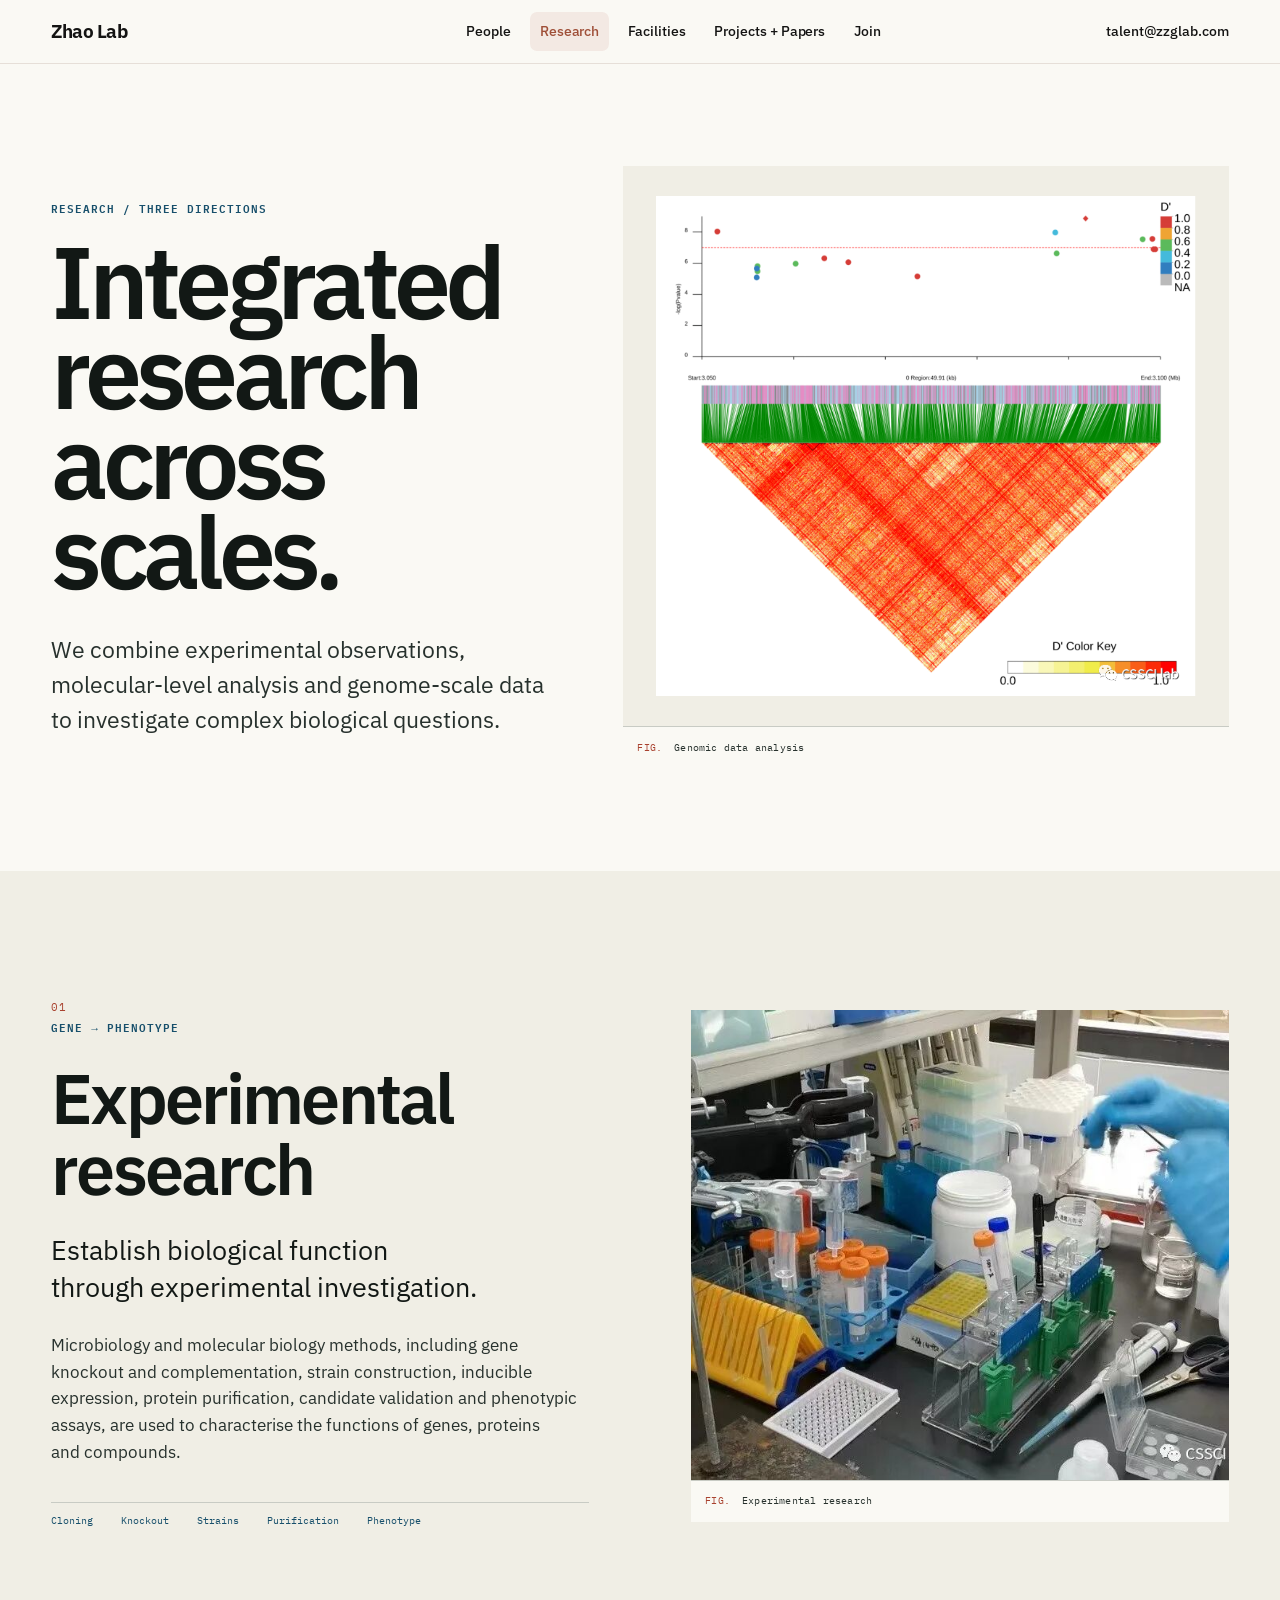
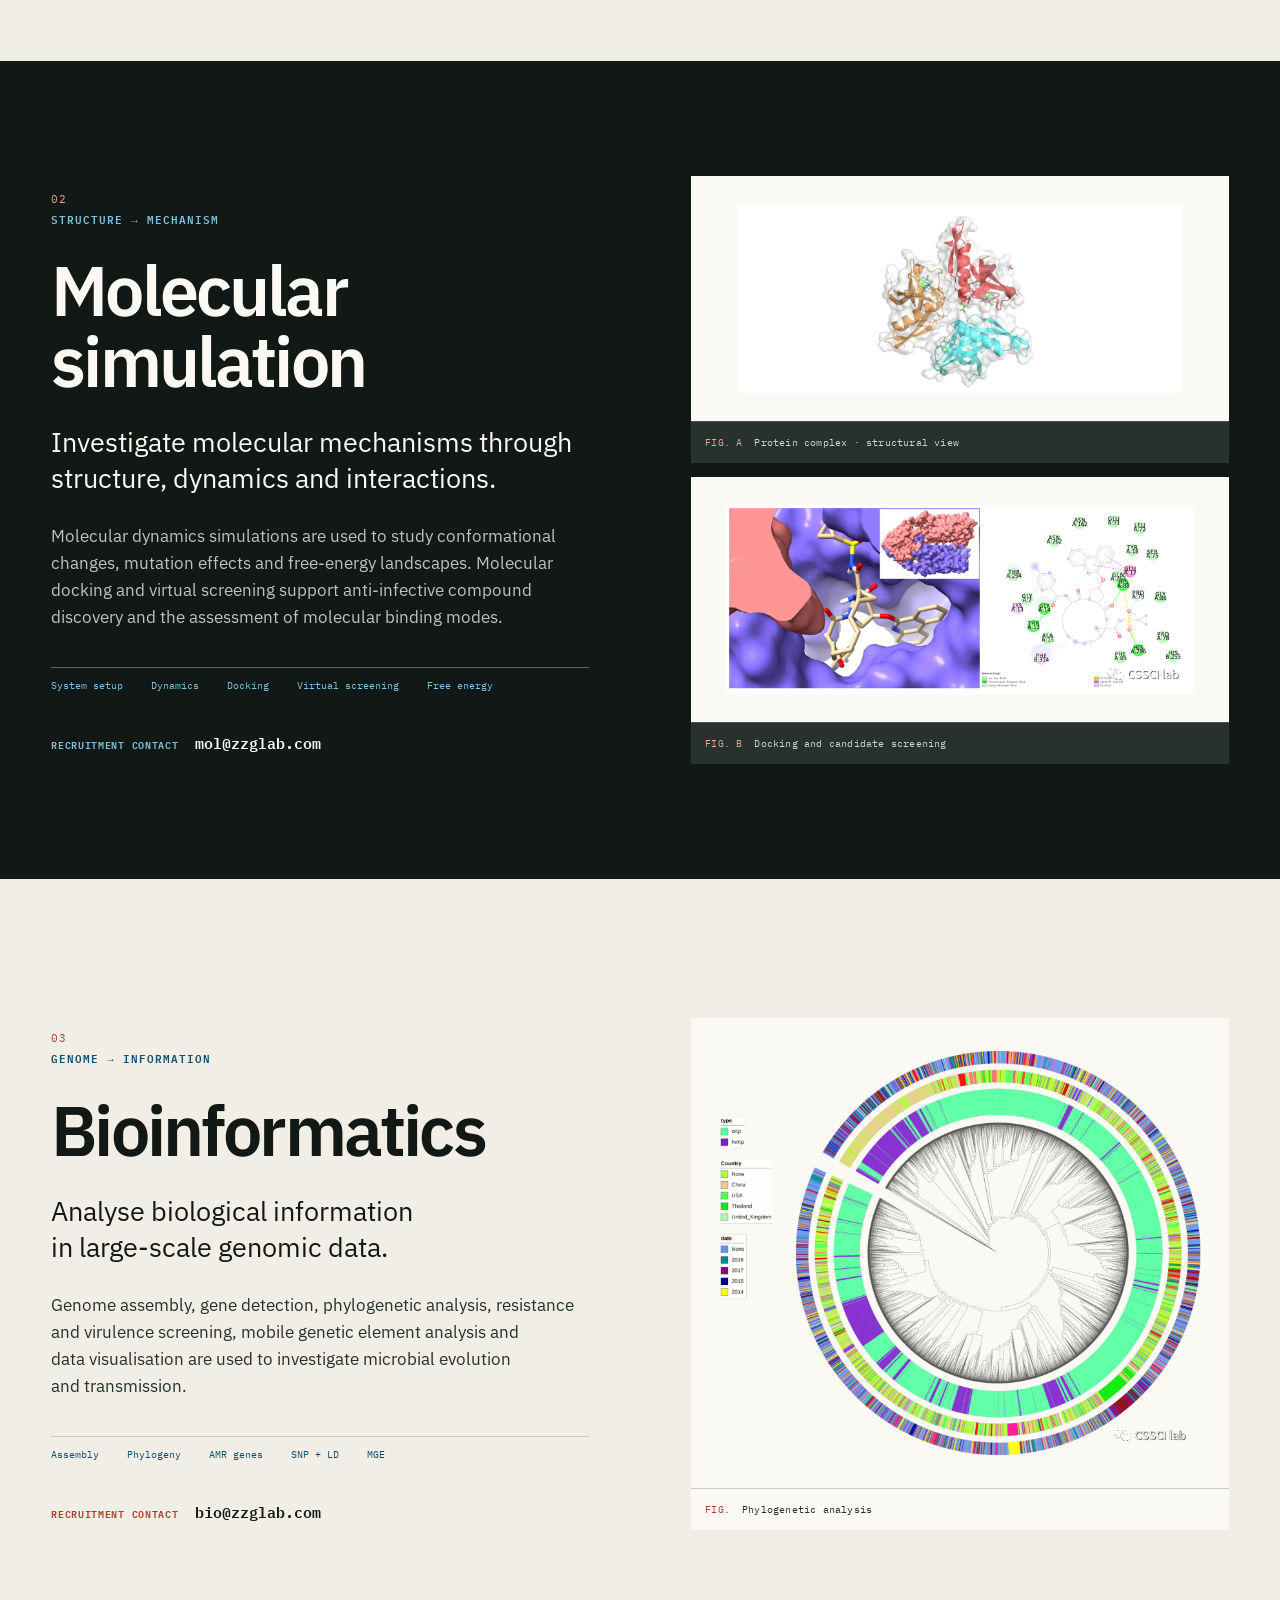
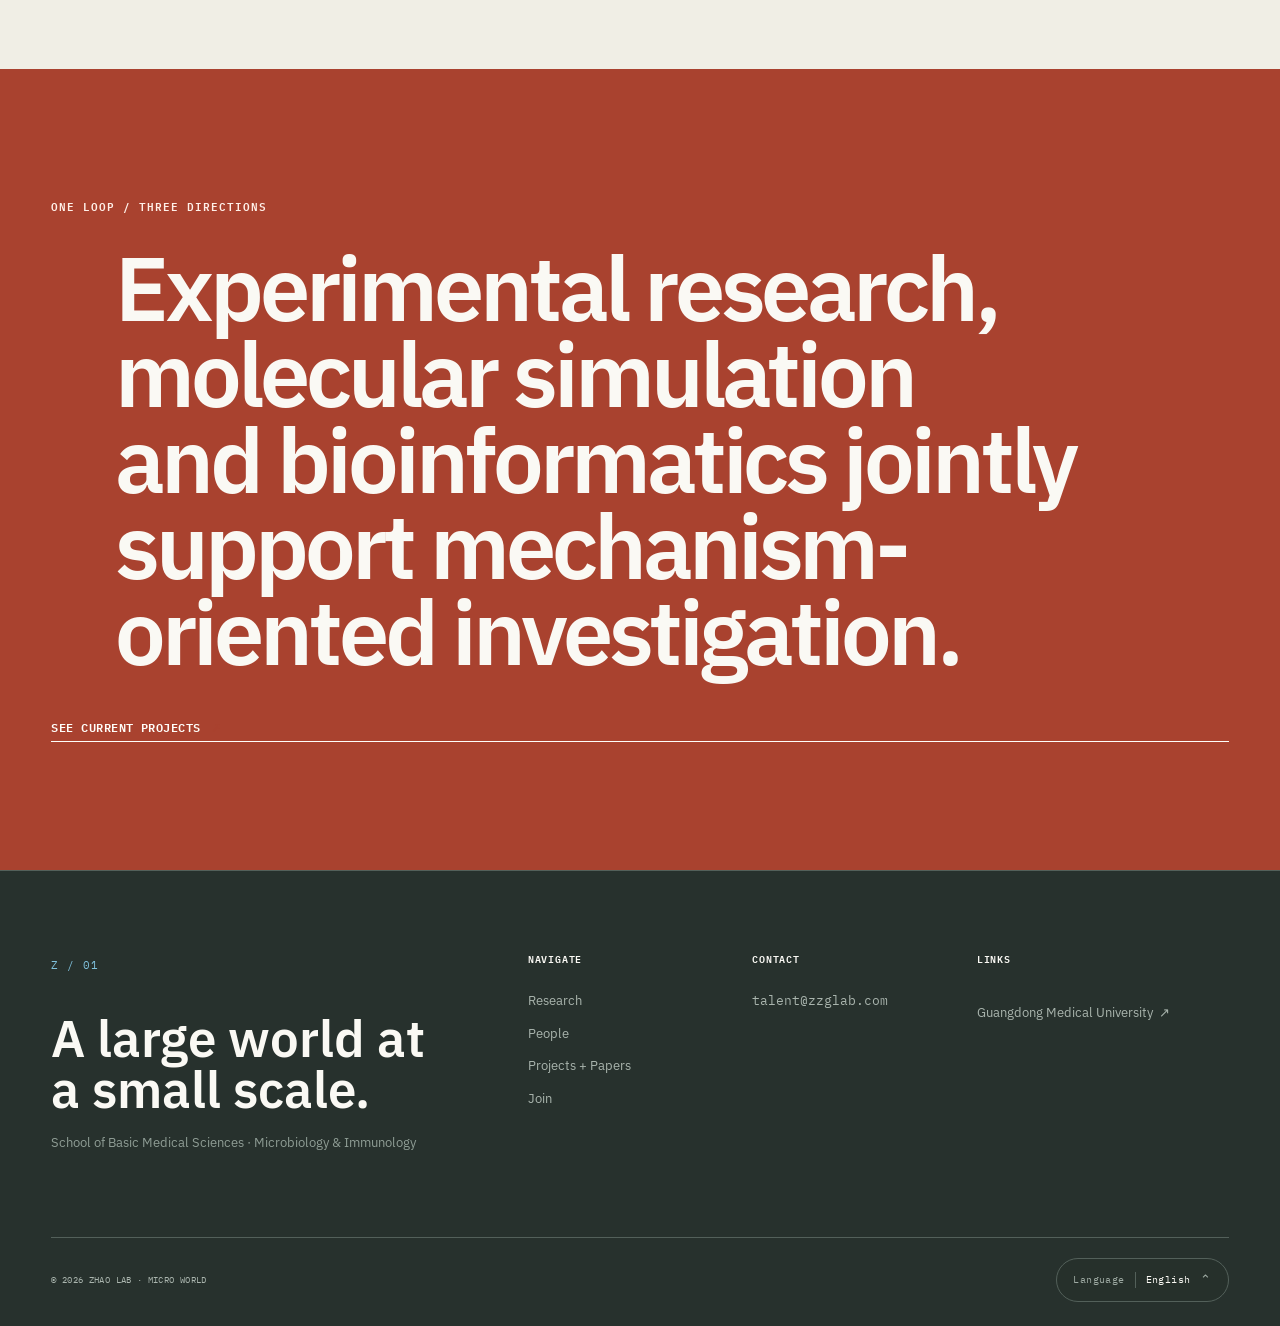
<file: research.html>
<!DOCTYPE html>
<html lang="en">
<head>
  <meta charset="UTF-8">
  <meta name="viewport" content="width=device-width, initial-scale=1">
  <meta name="description" content="Research in three integrated directions: experimental research, molecular simulation and bioinformatics.">
  <meta name="theme-color" content="#121815">
  <link rel="canonical" href="https://zzglab.com/research.html">
  <link rel="alternate" hreflang="zh-CN" href="https://zzglab.com/zh/research.html">
  <link rel="alternate" hreflang="x-default" href="https://zzglab.com/research.html">
  <meta property="og:type" content="website">
  <meta property="og:site_name" content="Zhao Lab · Micro World">
  <meta property="og:locale" content="en_US">
  <meta property="og:title" content="Research | Zhao Lab">
  <meta property="og:description" content="Research in three integrated directions: experimental research, molecular simulation and bioinformatics.">
  <meta property="og:url" content="https://zzglab.com/research.html">
  <meta property="og:image" content="https://zzglab.com/assets/team-group.jpg">
  <meta name="twitter:card" content="summary_large_image">
  <title>Research | Zhao Lab</title>
  <link rel="icon" href="assets/zhao-lab-logo.png" type="image/png" sizes="1254x1254">
  <script src="language-init.js?v=20260718-09"></script>
  <link rel="stylesheet" href="styles.css?v=20260718-09">
  <script type="application/ld+json">{"@context":"https://schema.org","@type":"ResearchOrganization","name":"Zhao Lab · Micro World","url":"https://zzglab.com/","email":"talent@zzglab.com","logo":"https://zzglab.com/assets/zhao-lab-logo.png","parentOrganization":{"@type":"CollegeOrUniversity","name":"Guangdong Medical University"},"areaServed":"CN","knowsAbout":["Experimental research","Molecular simulation","Bioinformatics"]}</script>
</head>
<body data-page="research" data-lang="en">
  <a class="skip-link" href="#main">Skip to main content</a>
  <header class="site-header" data-header>
    <div class="header-inner">
      <a class="brand" href="index.html" aria-label="Zhao Lab home"><b>Zhao Lab</b></a>
      <nav class="primary-nav" id="primary-menu" aria-label="Primary navigation"><a href="team.html">People</a><a href="research.html" aria-current="page">Research</a><a href="facilities.html">Facilities</a><a href="projects.html">Projects + Papers</a><a href="join.html">Join</a></nav>
      <div class="header-tools">
        <span class="contact-link contact-email">talent@zzglab.com</span>
        <button class="menu-toggle" type="button" aria-controls="primary-menu" aria-expanded="false" data-open-label="Open menu" data-close-label="Close menu" aria-label="Open menu"><span></span><span></span></button>
      </div>
    </div>
  </header>
  <main id="main"><section class="page-hero research-hero"><div class="page-title reveal"><p class="kicker">RESEARCH / THREE DIRECTIONS</p><h1>Integrated research<br>across scales.</h1><p>We combine experimental observations, molecular-level analysis and genome-scale data to investigate complex biological questions.</p></div><figure class="evidence-figure hero-data-figure reveal"><img src="assets/ld-map.png" width="745" height="689" alt="Linkage disequilibrium data map" loading="lazy"><figcaption><span>FIG.</span>Genomic data analysis</figcaption></figure></section><section class="research-record" id="experiment"><header class="research-copy reveal"><span class="section-index">01</span><p class="kicker">GENE → PHENOTYPE</p><h2>Experimental research</h2><p class="research-lead">Establish biological function through experimental investigation.</p><p>Microbiology and molecular biology methods, including gene knockout and complementation, strain construction, inducible expression, protein purification, candidate validation and phenotypic assays, are used to characterise the functions of genes, proteins and compounds.</p><div class="method-line"><span>Cloning</span><span>Knockout</span><span>Strains</span><span>Purification</span><span>Phenotype</span></div></header><figure class="evidence-figure reveal"><img src="assets/bench-work.jpg" width="787" height="590" alt="Researcher handling samples at a laboratory bench" loading="lazy"><figcaption><span>FIG.</span>Experimental research</figcaption></figure></section><section class="research-record ink-section" id="dynamics"><header class="research-copy reveal"><span class="section-index">02</span><p class="kicker">STRUCTURE → MECHANISM</p><h2>Molecular simulation</h2><p class="research-lead">Investigate molecular mechanisms through structure, dynamics and interactions.</p><p>Molecular dynamics simulations are used to study conformational changes, mutation effects and free-energy landscapes. Molecular docking and virtual screening support anti-infective compound discovery and the assessment of molecular binding modes.</p><div class="method-line"><span>System setup</span><span>Dynamics</span><span>Docking</span><span>Virtual screening</span><span>Free energy</span></div><p class="direction-contact"><span>Recruitment contact</span><b>mol@zzglab.com</b></p></header><div class="research-plates reveal"><figure class="evidence-figure"><img src="assets/team-cover.jpg" width="1280" height="544" alt="Three-dimensional protein complex" loading="lazy"><figcaption><span>FIG. A</span>Protein complex · structural view</figcaption></figure><figure class="evidence-figure"><img src="assets/docking-result.png" width="722" height="291" alt="Molecular docking results" loading="lazy"><figcaption><span>FIG. B</span>Docking and candidate screening</figcaption></figure></div></section><section class="research-record" id="bioinfo"><header class="research-copy reveal"><span class="section-index">03</span><p class="kicker">GENOME → INFORMATION</p><h2>Bioinformatics</h2><p class="research-lead">Analyse biological information in large-scale genomic data.</p><p>Genome assembly, gene detection, phylogenetic analysis, resistance and virulence screening, mobile genetic element analysis and data visualisation are used to investigate microbial evolution and transmission.</p><div class="method-line"><span>Assembly</span><span>Phylogeny</span><span>AMR genes</span><span>SNP + LD</span><span>MGE</span></div><p class="direction-contact"><span>Recruitment contact</span><b>bio@zzglab.com</b></p></header><figure class="evidence-figure reveal"><img src="assets/phylogeny.png" width="747" height="627" alt="Phylogenetic tree from prior work" loading="lazy"><figcaption><span>FIG.</span>Phylogenetic analysis</figcaption></figure></section><section class="join-callout"><p class="kicker">ONE LOOP / THREE DIRECTIONS</p><h2>Experimental research, molecular simulation and bioinformatics jointly support mechanism-oriented investigation.</h2><a class="text-link" href="projects.html">See current projects<span aria-hidden="true">↗</span></a></section></main>
  <footer class="site-footer">
    <div class="footer-grid">
      <div class="footer-identity"><span class="registration-mark">Z / 01</span><h2>A large world at a small scale.</h2><p>School of Basic Medical Sciences · Microbiology &amp; Immunology</p></div>
      <div class="footer-column"><b>Navigate</b><a href="research.html">Research</a><a href="team.html">People</a><a href="projects.html">Projects + Papers</a><a href="join.html">Join</a></div>
      <div class="footer-column"><b>Contact</b><span class="footer-email">talent@zzglab.com</span></div>
      <div class="footer-column"><b>Links</b><a class="affiliation-link" href="https://www.gdmu.edu.cn/" target="_blank" rel="noopener">Guangdong Medical University<span aria-hidden="true">↗</span></a></div>
    </div>
    <div class="footer-legal"><span>© <span data-year></span> Zhao Lab · Micro World</span><div class="language-menu footer-language" data-language-menu><button class="language-trigger" type="button" aria-expanded="false" aria-controls="footer-language-options" aria-label="Choose language" data-language-trigger><span>Language</span><span class="language-current-label">English</span><span class="language-chevron" aria-hidden="true">⌃</span></button><ul class="language-options" id="footer-language-options" data-language-options hidden><li><span aria-current="page">English</span></li><li><a data-language-switch data-language="zh" href="zh/research.html?lang=zh" lang="zh-CN">中文</a></li></ul></div></div>
  </footer>
  <script src="script.js?v=20260718-09"></script>
</body>
</html>
</file>
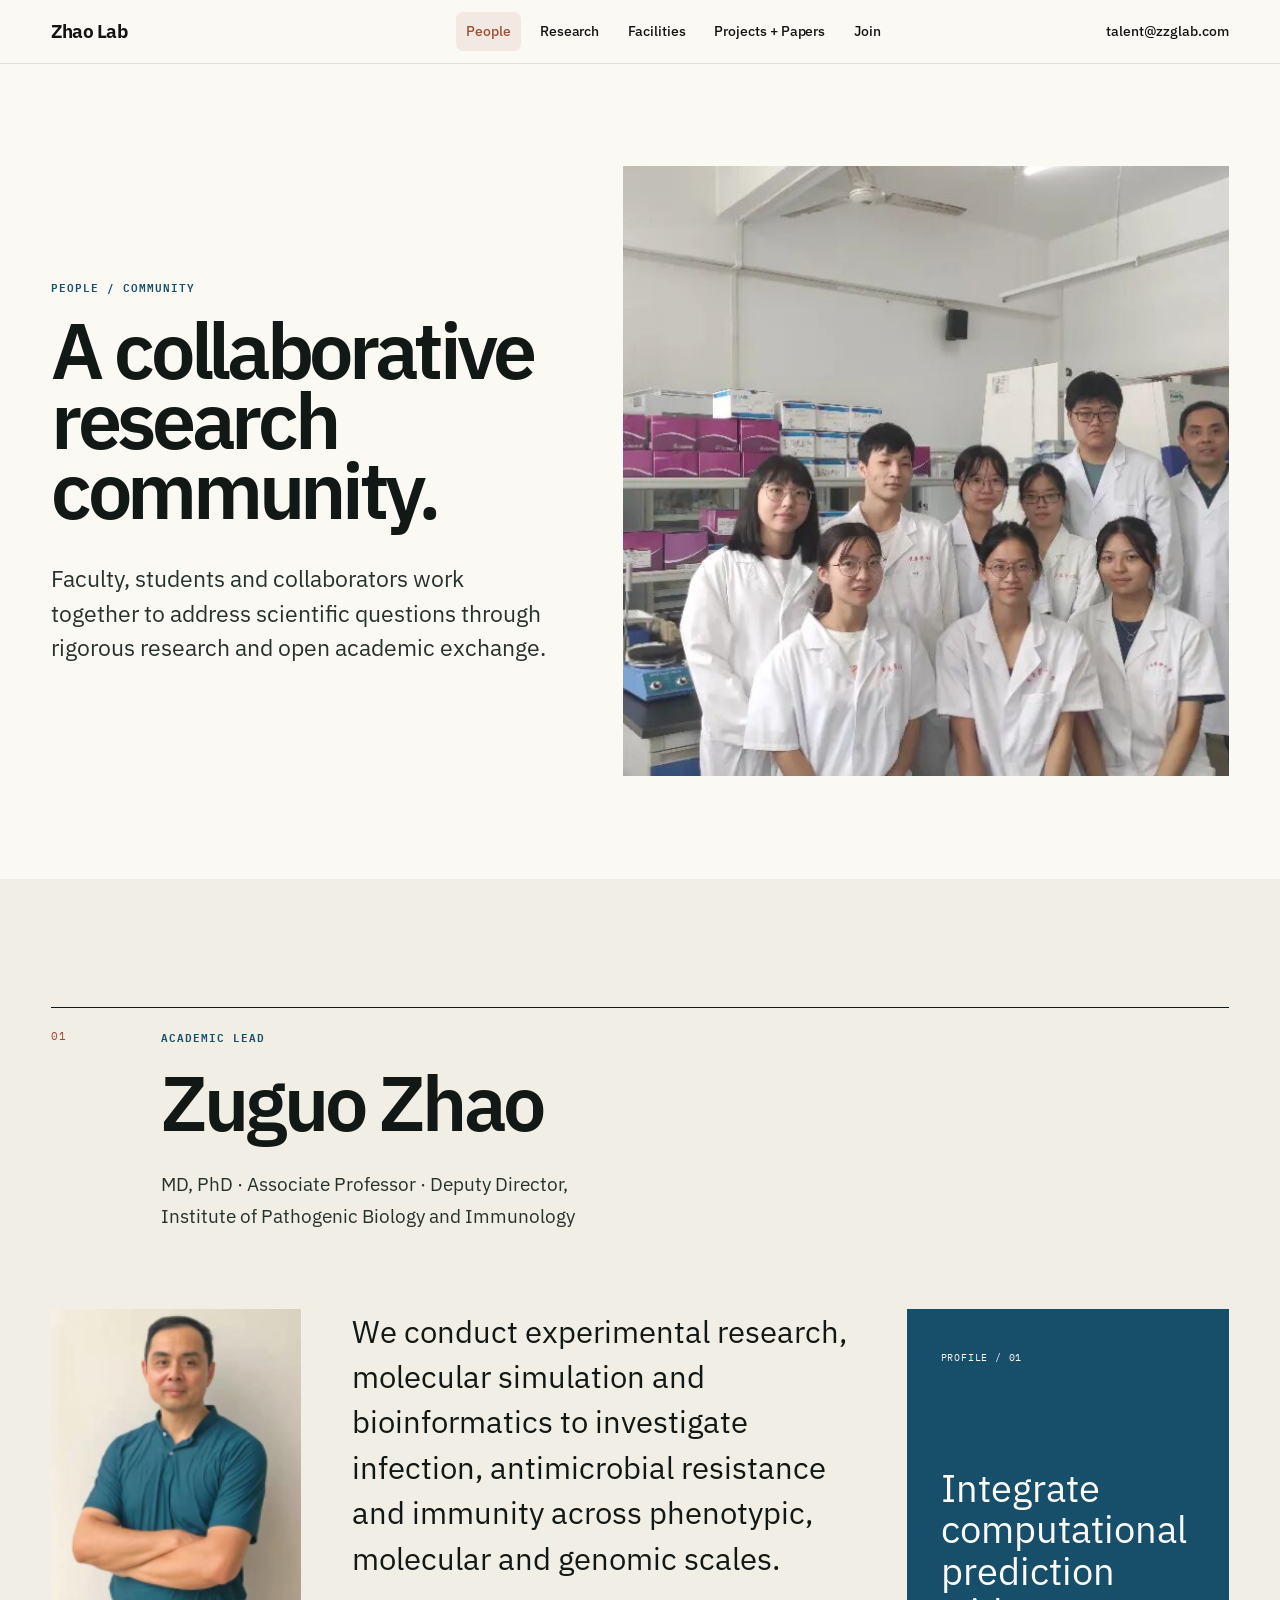
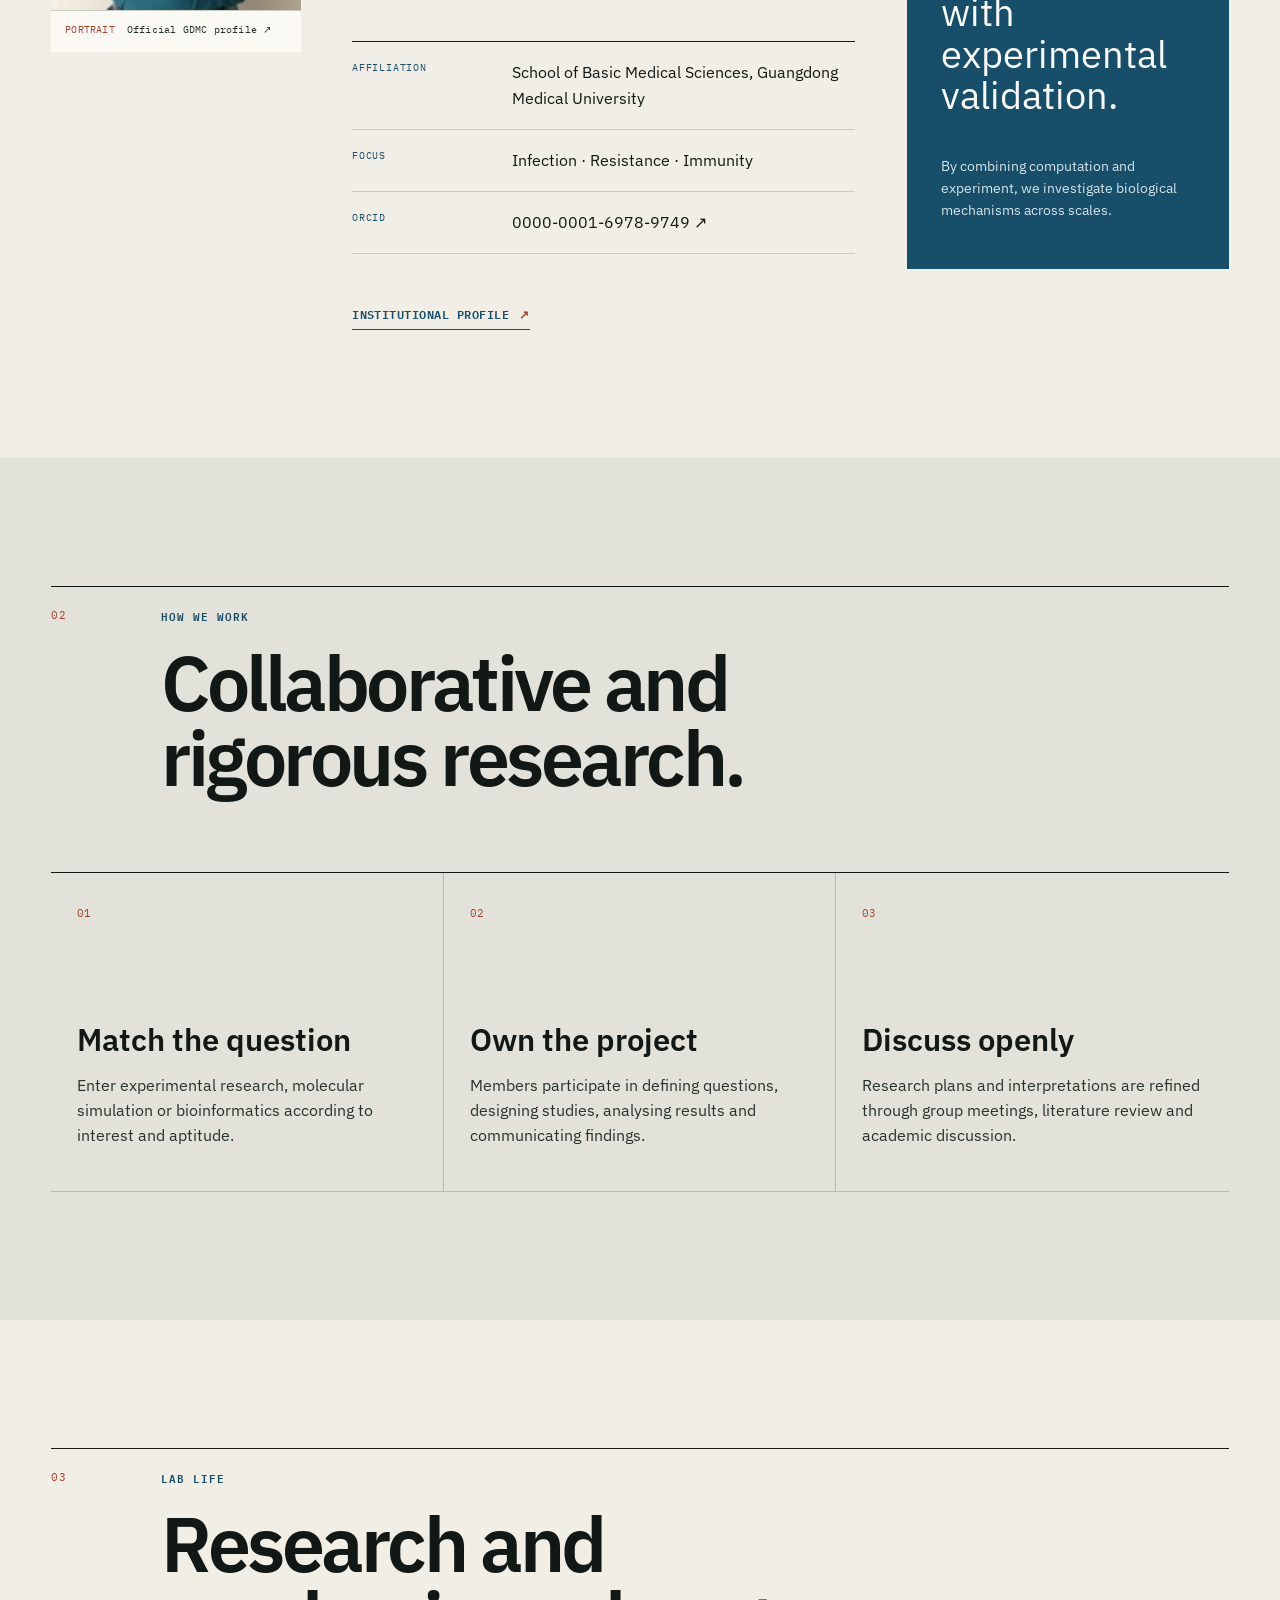
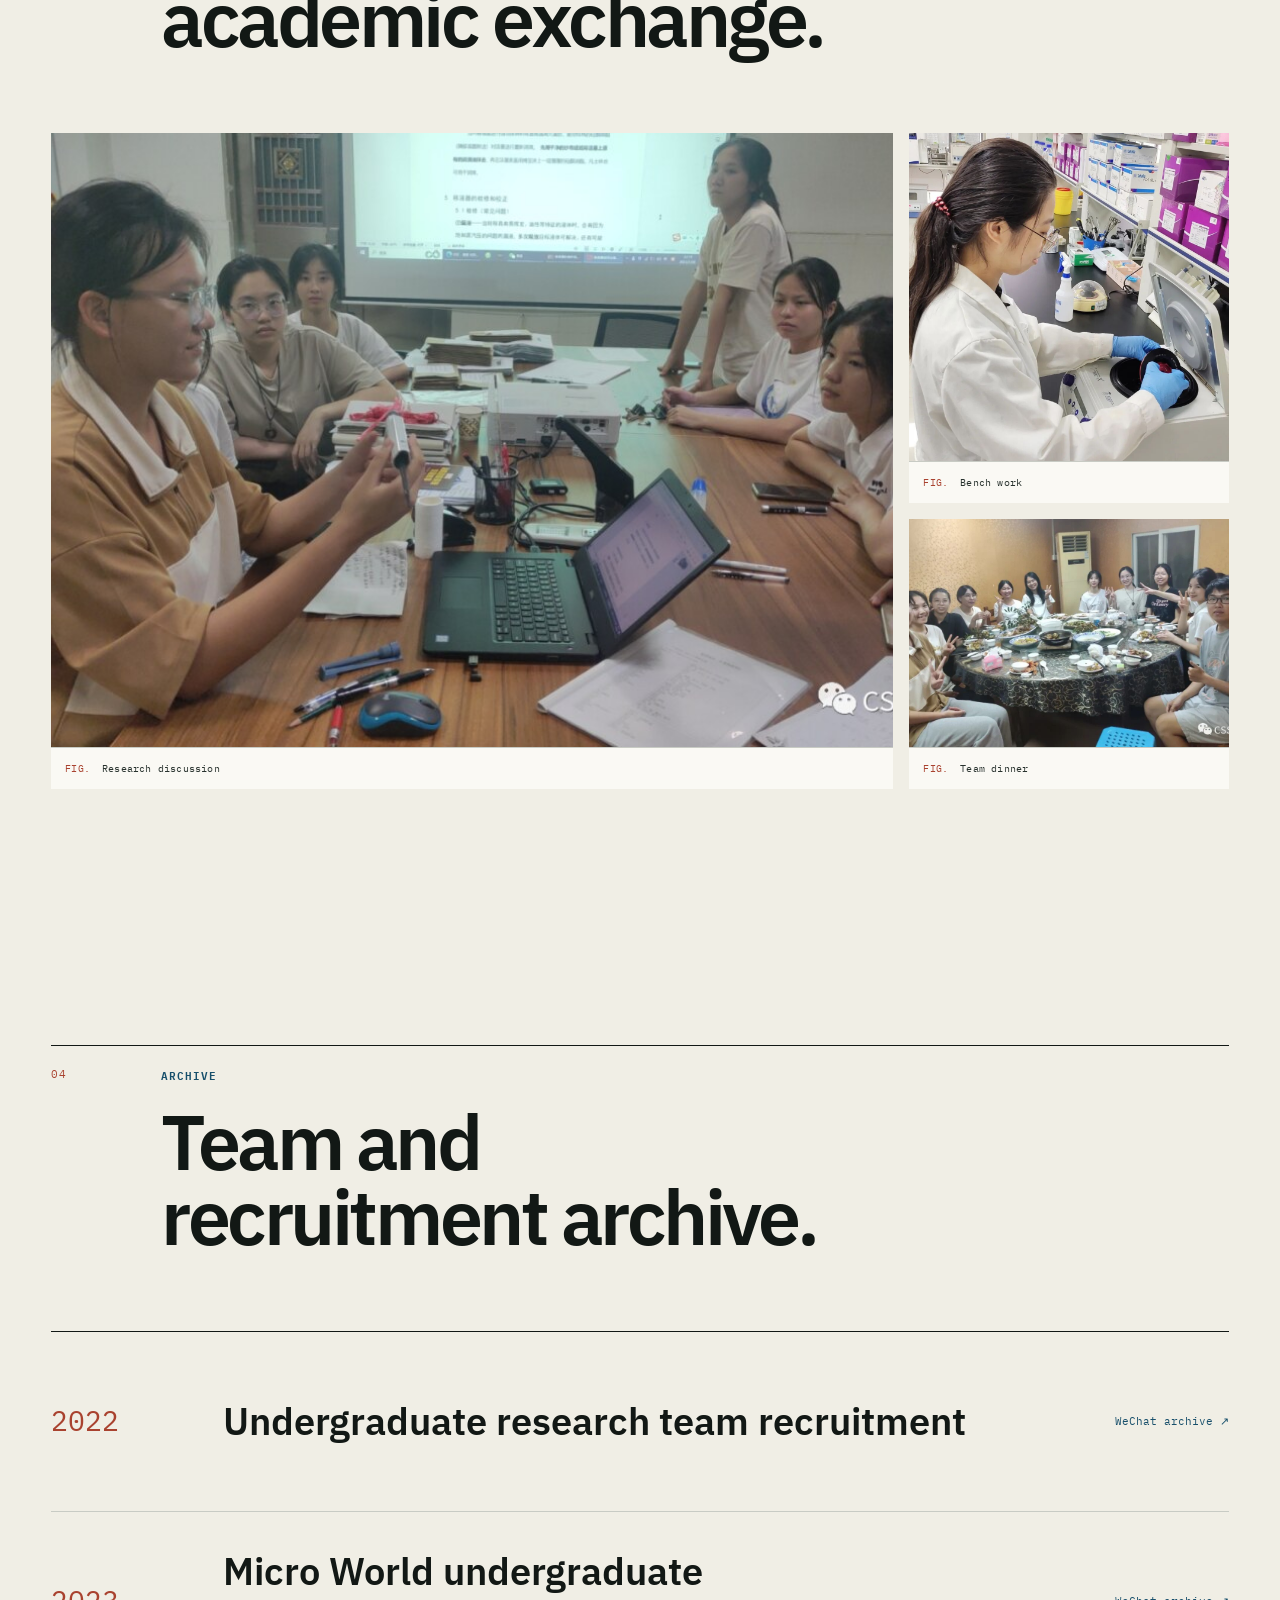
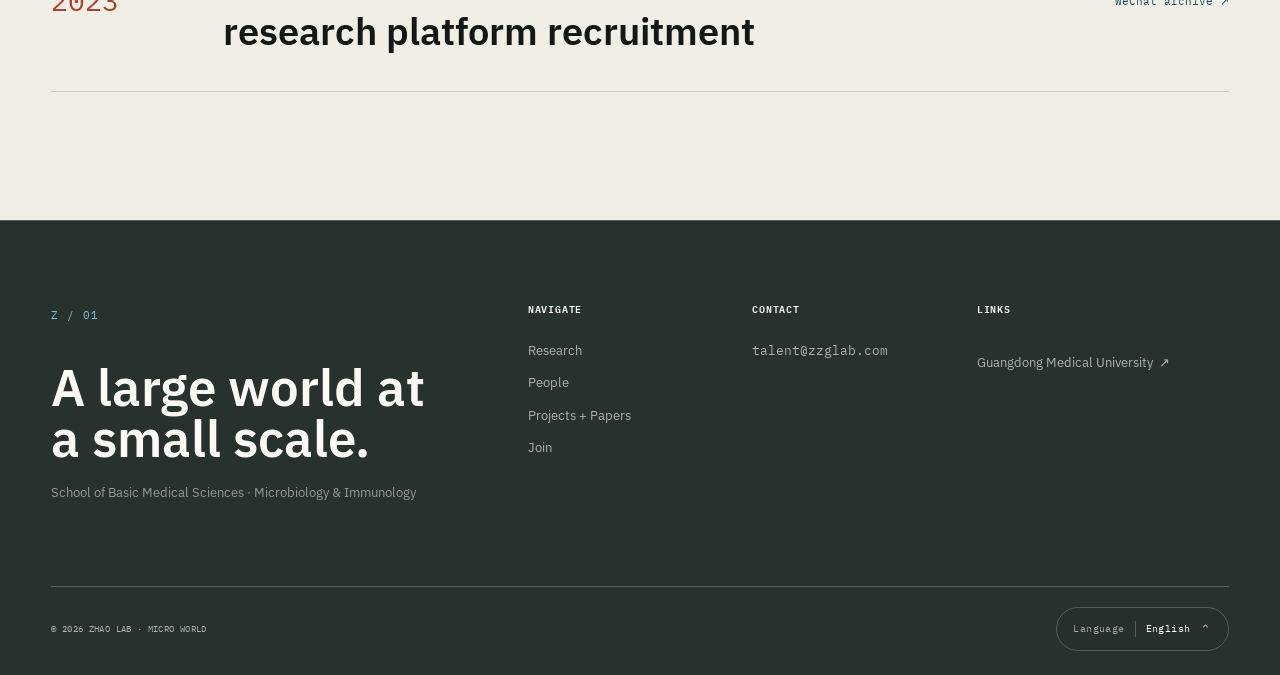
<file: team.html>
<!DOCTYPE html>
<html lang="en">
<head>
  <meta charset="UTF-8">
  <meta name="viewport" content="width=device-width, initial-scale=1">
  <meta name="description" content="Meet the academic lead and research community of Zhao Lab at Guangdong Medical University.">
  <meta name="theme-color" content="#121815">
  <link rel="canonical" href="https://zzglab.com/team.html">
  <link rel="alternate" hreflang="zh-CN" href="https://zzglab.com/zh/team.html">
  <link rel="alternate" hreflang="x-default" href="https://zzglab.com/team.html">
  <meta property="og:type" content="website">
  <meta property="og:site_name" content="Zhao Lab · Micro World">
  <meta property="og:locale" content="en_US">
  <meta property="og:title" content="People | Zhao Lab">
  <meta property="og:description" content="Meet the academic lead and research community of Zhao Lab at Guangdong Medical University.">
  <meta property="og:url" content="https://zzglab.com/team.html">
  <meta property="og:image" content="https://zzglab.com/assets/zuguo-zhao.png">
  <meta name="twitter:card" content="summary_large_image">
  <title>People | Zhao Lab</title>
  <link rel="icon" href="assets/zhao-lab-logo.png" type="image/png" sizes="1254x1254">
  <script src="language-init.js?v=20260718-09"></script>
  <link rel="stylesheet" href="styles.css?v=20260718-09">
  <script type="application/ld+json">{"@context":"https://schema.org","@graph":[{"@type":"ResearchOrganization","@id":"https://zzglab.com/#organization","name":"Zhao Lab · Micro World","url":"https://zzglab.com/","email":"talent@zzglab.com","logo":"https://zzglab.com/assets/zhao-lab-logo.png","parentOrganization":{"@type":"CollegeOrUniversity","name":"Guangdong Medical University"},"areaServed":"CN","knowsAbout":["Experimental research","Molecular simulation","Bioinformatics"]},{"@type":"Person","name":"Zuguo Zhao","image":"https://zzglab.com/assets/zuguo-zhao.png","jobTitle":"Associate Professor","affiliation":{"@type":"CollegeOrUniversity","name":"Guangdong Medical University"},"sameAs":["https://orcid.org/0000-0001-6978-9749","https://jcyxy.gdmu.edu.cn/info/1038/1681.htm"]}]}</script>
</head>
<body data-page="team" data-lang="en">
  <a class="skip-link" href="#main">Skip to main content</a>
  <header class="site-header" data-header>
    <div class="header-inner">
      <a class="brand" href="index.html" aria-label="Zhao Lab home"><b>Zhao Lab</b></a>
      <nav class="primary-nav" id="primary-menu" aria-label="Primary navigation"><a href="team.html" aria-current="page">People</a><a href="research.html">Research</a><a href="facilities.html">Facilities</a><a href="projects.html">Projects + Papers</a><a href="join.html">Join</a></nav>
      <div class="header-tools">
        <span class="contact-link contact-email">talent@zzglab.com</span>
        <button class="menu-toggle" type="button" aria-controls="primary-menu" aria-expanded="false" data-open-label="Open menu" data-close-label="Close menu" aria-label="Open menu"><span></span><span></span></button>
      </div>
    </div>
  </header>
  <main id="main"><section class="page-hero people-hero"><div class="page-title reveal"><p class="kicker">PEOPLE / COMMUNITY</p><h1>A collaborative research community.</h1><p>Faculty, students and collaborators work together to address scientific questions through rigorous research and open academic exchange.</p></div><figure class="evidence-figure hero-figure reveal"><img src="assets/team-with-pi.jpg" width="1080" height="607" alt="Zuguo Zhao with student researchers" loading="lazy"><figcaption><span>FIG.</span>Zuguo Zhao and team members · 2022</figcaption></figure></section>
  <section class="section-block profile-section" id="lead"><header class="section-head reveal"><span class="section-index">01</span><div><p class="kicker">ACADEMIC LEAD</p><h2>Zuguo Zhao</h2><p class="section-intro">MD, PhD · Associate Professor · Deputy Director, Institute of Pathogenic Biology and Immunology</p></div></header>
    <div class="profile-grid"><figure class="evidence-figure profile-portrait reveal"><img src="assets/zuguo-zhao.png" width="174" height="210" alt="Portrait of Associate Professor Zuguo Zhao" loading="lazy"><figcaption><span>PORTRAIT</span><a href="https://jcyxy.gdmu.edu.cn/info/1038/1681.htm" target="_blank" rel="noopener">Official GDMC profile ↗</a></figcaption></figure><div class="profile-abstract reveal"><p>We conduct experimental research, molecular simulation and bioinformatics to investigate infection, antimicrobial resistance and immunity across phenotypic, molecular and genomic scales.</p><dl><div><dt>AFFILIATION</dt><dd>School of Basic Medical Sciences, Guangdong Medical University</dd></div><div><dt>FOCUS</dt><dd>Infection · Resistance · Immunity</dd></div><div><dt>ORCID</dt><dd><a href="https://orcid.org/0000-0001-6978-9749" target="_blank" rel="noopener">0000-0001-6978-9749 ↗</a></dd></div></dl><a class="text-link" href="https://jcyxy.gdmu.edu.cn/info/1038/1681.htm" target="_blank" rel="noopener">Institutional profile<span aria-hidden="true">↗</span></a></div><aside class="profile-note reveal"><span>PROFILE / 01</span><blockquote>Integrate computational prediction with experimental validation.</blockquote><p>By combining computation and experiment, we investigate biological mechanisms across scales.</p></aside></div>
  </section>
  <section class="section-block muted-section" id="model"><header class="section-head reveal"><span class="section-index">02</span><div><p class="kicker">HOW WE WORK</p><h2>Collaborative and rigorous research.</h2></div></header>
    <div class="principle-ledger"><article class="reveal"><span>01</span><h3>Match the question</h3><p>Enter experimental research, molecular simulation or bioinformatics according to interest and aptitude.</p></article><article class="reveal"><span>02</span><h3>Own the project</h3><p>Members participate in defining questions, designing studies, analysing results and communicating findings.</p></article><article class="reveal"><span>03</span><h3>Discuss openly</h3><p>Research plans and interpretations are refined through group meetings, literature review and academic discussion.</p></article></div>
  </section>
  <section class="gallery-section" id="life"><header class="section-head reveal"><span class="section-index">03</span><div><p class="kicker">LAB LIFE</p><h2>Research and academic exchange.</h2></div></header><div class="editorial-gallery"><figure class="evidence-figure gallery-wide reveal"><img src="assets/team-discussion.jpg" width="1080" height="608" alt="Team members in a research discussion" loading="lazy"><figcaption><span>FIG.</span>Research discussion</figcaption></figure><figure class="evidence-figure  reveal"><img src="assets/member-bench.jpg" width="1080" height="1440" alt="Student researcher working at the bench" loading="lazy"><figcaption><span>FIG.</span>Bench work</figcaption></figure><figure class="evidence-figure  reveal"><img src="assets/team-dinner.jpg" width="1080" height="608" alt="Lab members at a team dinner" loading="lazy"><figcaption><span>FIG.</span>Team dinner</figcaption></figure></div></section>
  <section class="section-block archive-section" id="archive"><header class="section-head reveal"><span class="section-index">04</span><div><p class="kicker">ARCHIVE</p><h2>Team and recruitment archive.</h2></div></header>
    <div class="archive-ledger"><a href="https://mp.weixin.qq.com/s/E1dsxLdsI21Svth4Rgy1lQ" target="_blank" rel="noopener"><time>2022</time><h3>Undergraduate research team recruitment</h3><span>WeChat archive ↗</span></a><a href="https://mp.weixin.qq.com/s/TVvQof7juSj4tQlrsvX_kg" target="_blank" rel="noopener"><time>2023</time><h3>Micro World undergraduate research platform recruitment</h3><span>WeChat archive ↗</span></a></div>
  </section></main>
  <footer class="site-footer">
    <div class="footer-grid">
      <div class="footer-identity"><span class="registration-mark">Z / 01</span><h2>A large world at a small scale.</h2><p>School of Basic Medical Sciences · Microbiology &amp; Immunology</p></div>
      <div class="footer-column"><b>Navigate</b><a href="research.html">Research</a><a href="team.html">People</a><a href="projects.html">Projects + Papers</a><a href="join.html">Join</a></div>
      <div class="footer-column"><b>Contact</b><span class="footer-email">talent@zzglab.com</span></div>
      <div class="footer-column"><b>Links</b><a class="affiliation-link" href="https://www.gdmu.edu.cn/" target="_blank" rel="noopener">Guangdong Medical University<span aria-hidden="true">↗</span></a></div>
    </div>
    <div class="footer-legal"><span>© <span data-year></span> Zhao Lab · Micro World</span><div class="language-menu footer-language" data-language-menu><button class="language-trigger" type="button" aria-expanded="false" aria-controls="footer-language-options" aria-label="Choose language" data-language-trigger><span>Language</span><span class="language-current-label">English</span><span class="language-chevron" aria-hidden="true">⌃</span></button><ul class="language-options" id="footer-language-options" data-language-options hidden><li><span aria-current="page">English</span></li><li><a data-language-switch data-language="zh" href="zh/team.html?lang=zh" lang="zh-CN">中文</a></li></ul></div></div>
  </footer>
  <script src="script.js?v=20260718-09"></script>
</body>
</html>
</file>
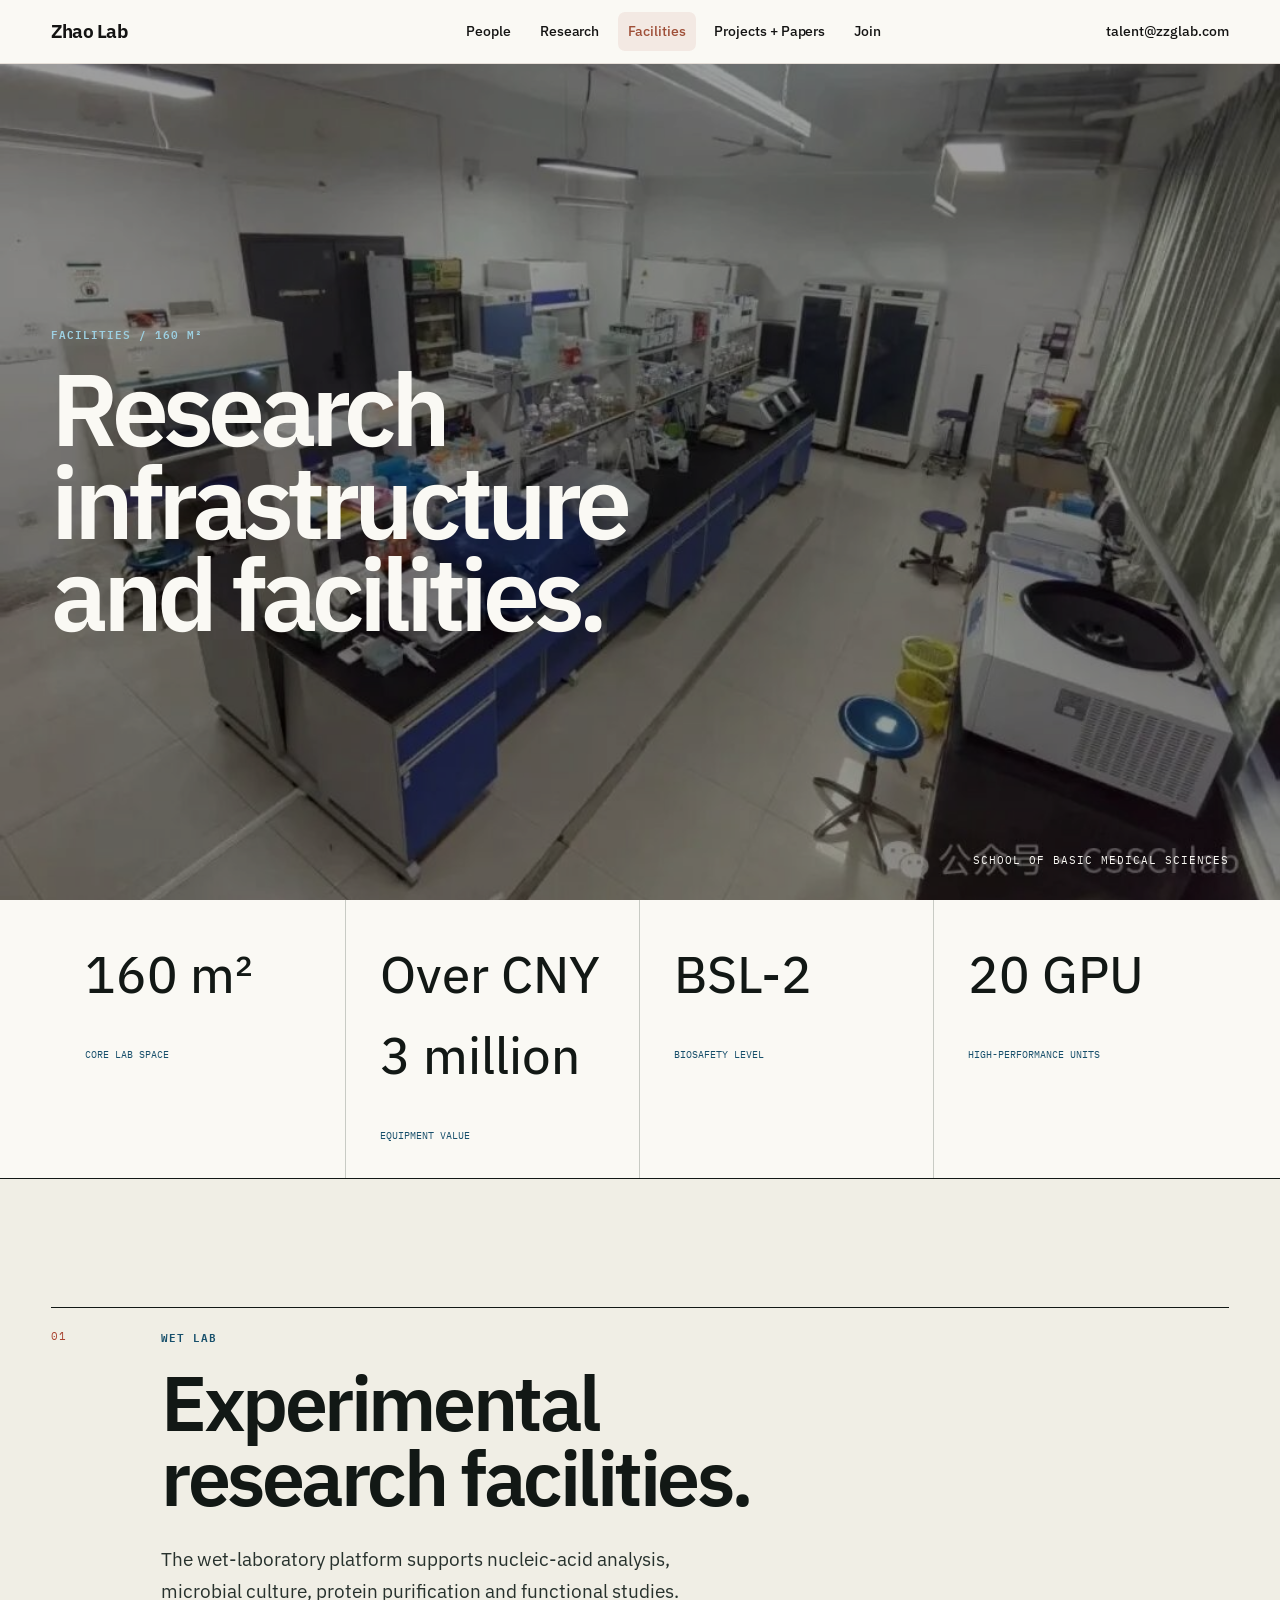
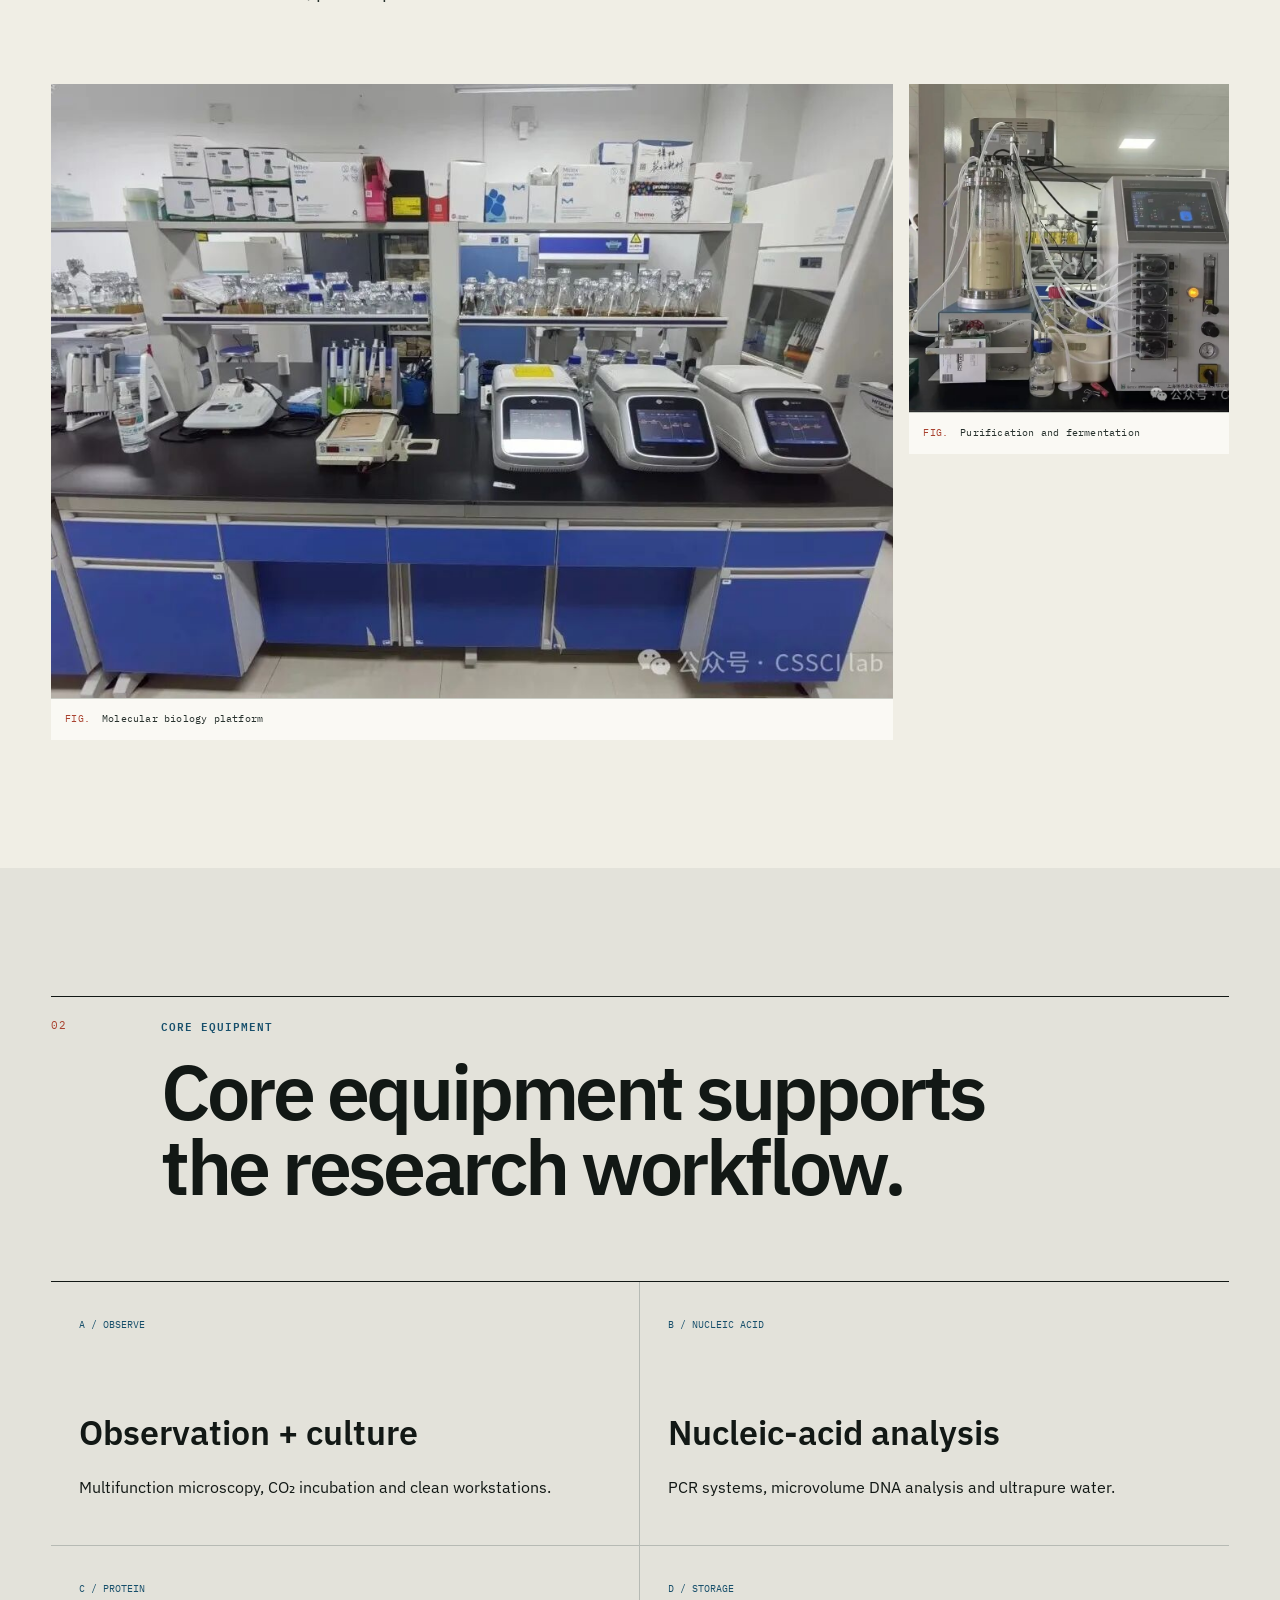
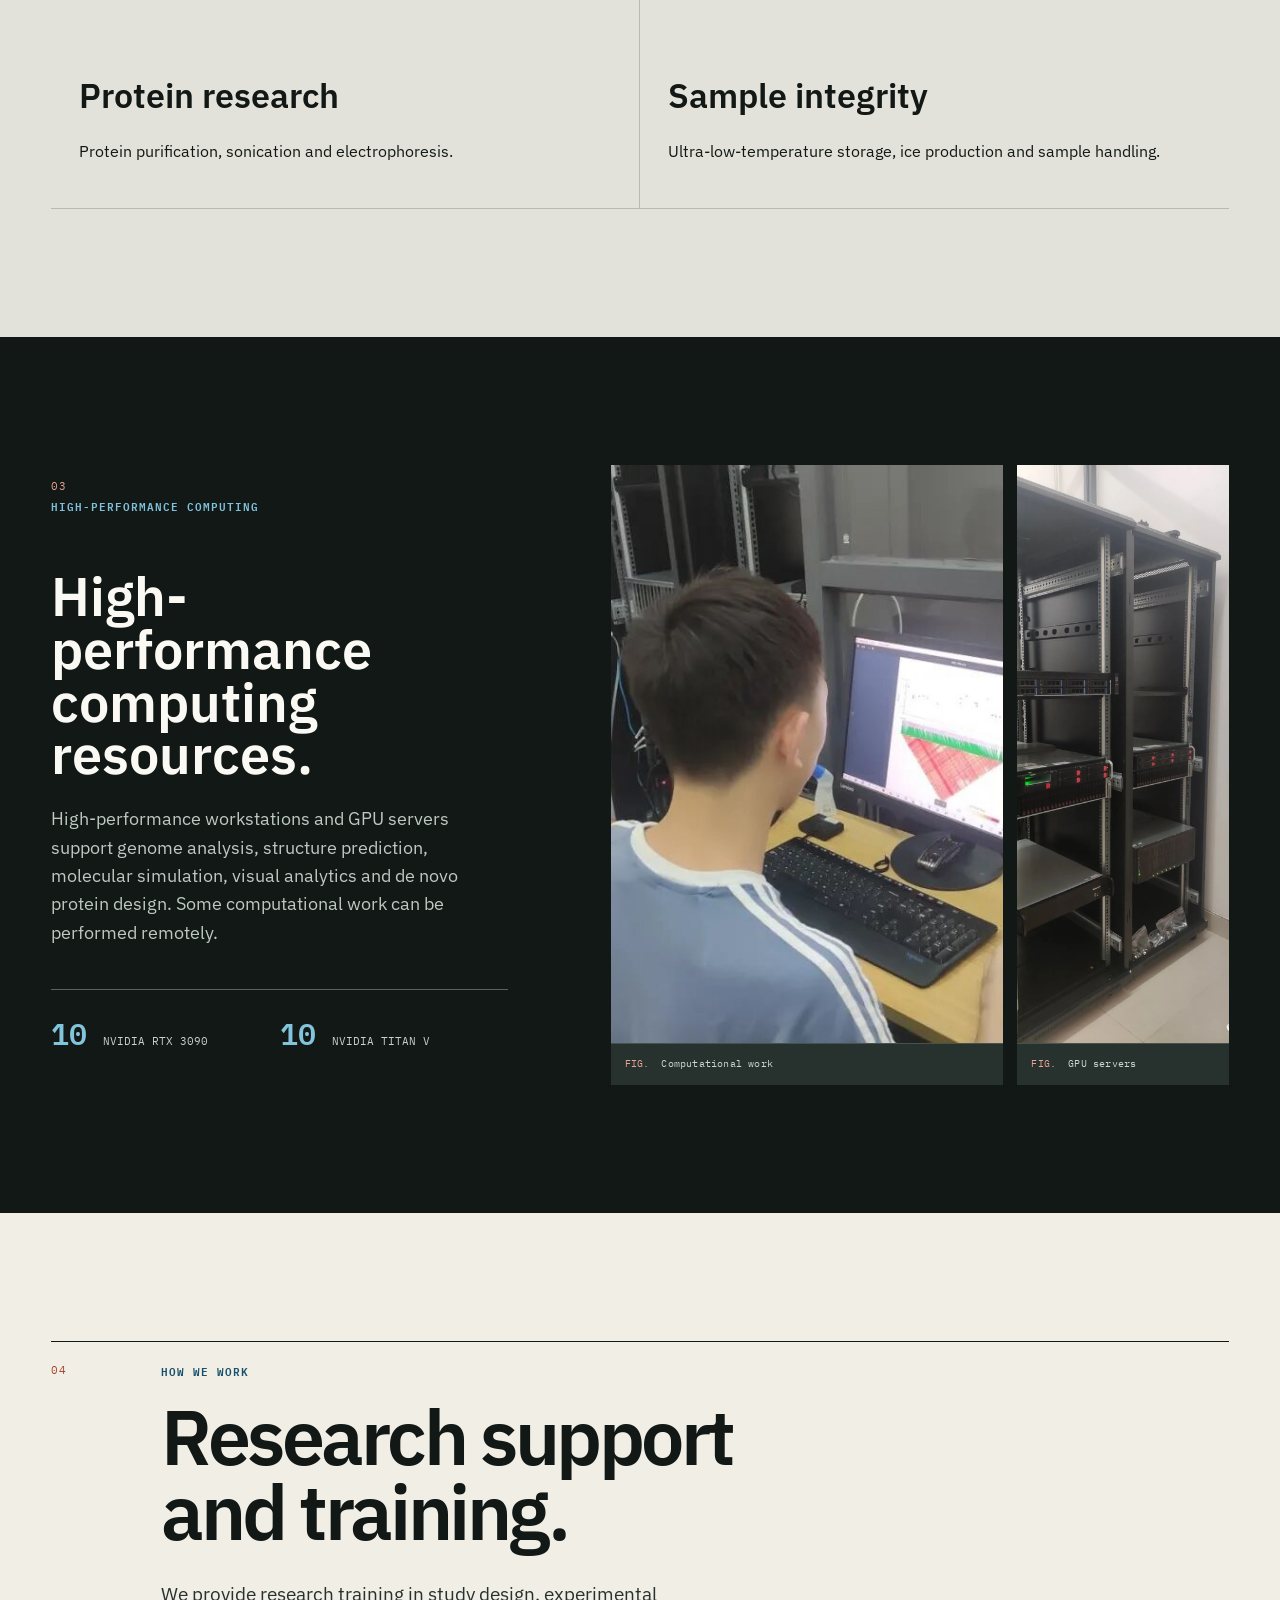
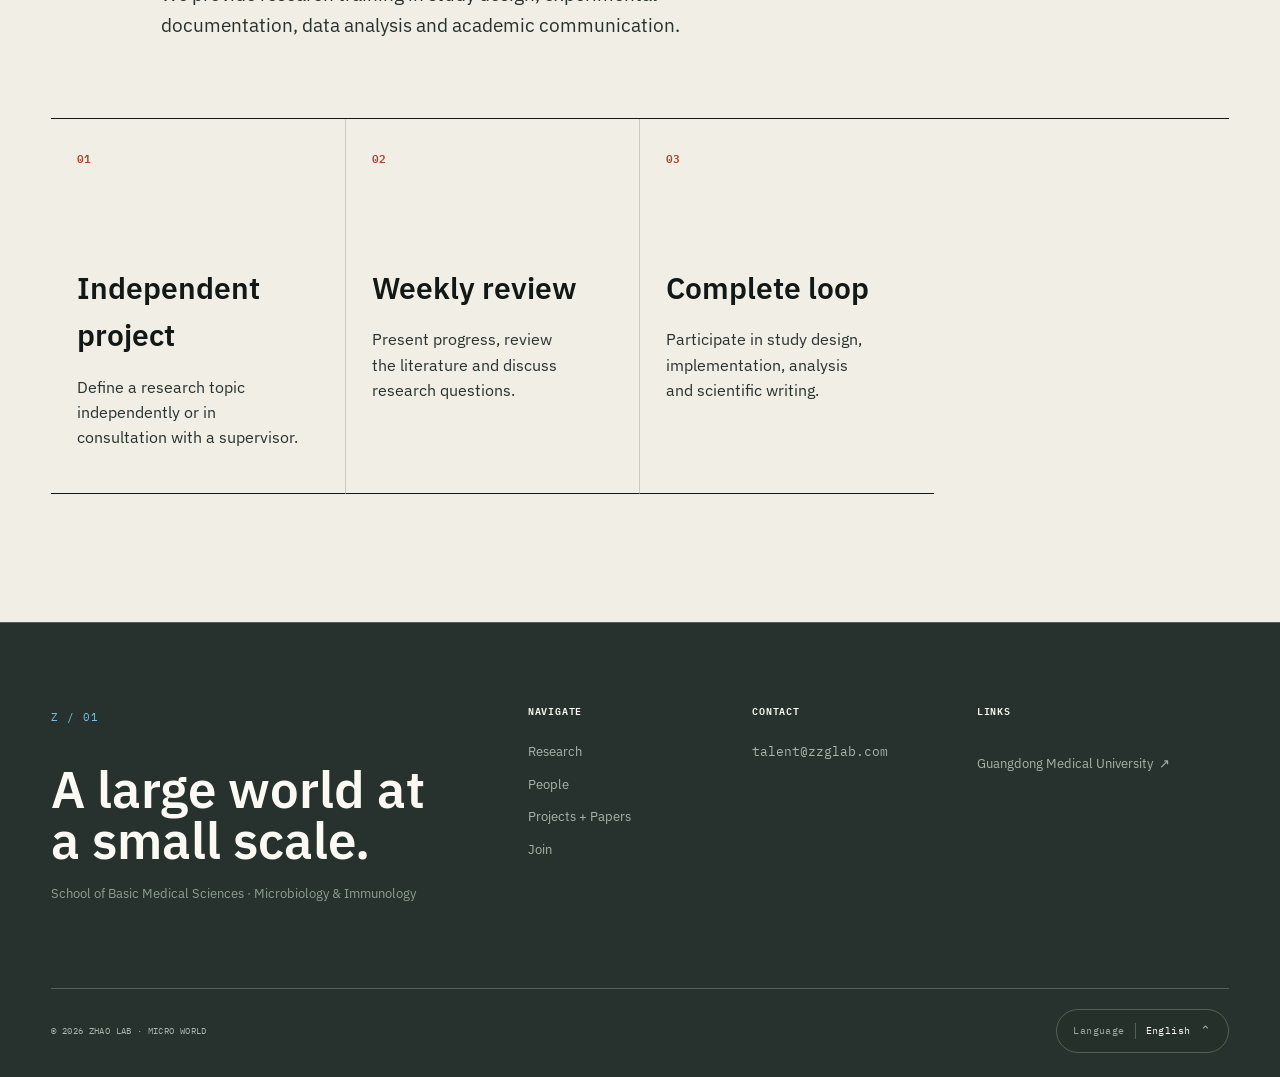
<file: zh/facilities.html>
<!DOCTYPE html>
<html lang="zh-CN">
<head>
  <meta charset="UTF-8">
  <meta name="viewport" content="width=device-width, initial-scale=1">
  <meta name="description" content="支持实验与计算生命科学研究的湿实验平台、高性能计算平台和科研设备。">
  <meta name="theme-color" content="#121815">
  <link rel="canonical" href="https://zzglab.com/zh/facilities.html">
  <link rel="alternate" hreflang="en" href="https://zzglab.com/facilities.html">
  <link rel="alternate" hreflang="x-default" href="https://zzglab.com/facilities.html">
  <meta property="og:type" content="website">
  <meta property="og:site_name" content="Zhao Lab · Micro World">
  <meta property="og:locale" content="zh_CN">
  <meta property="og:title" content="科研平台 | 微小的大世界">
  <meta property="og:description" content="支持实验与计算生命科学研究的湿实验平台、高性能计算平台和科研设备。">
  <meta property="og:url" content="https://zzglab.com/zh/facilities.html">
  <meta property="og:image" content="https://zzglab.com/assets/team-group.jpg">
  <meta name="twitter:card" content="summary_large_image">
  <title>科研平台 | 微小的大世界</title>
  <link rel="icon" href="../assets/zhao-lab-logo.png" type="image/png" sizes="1254x1254">
  <script src="../language-init.js?v=20260718-09"></script>
  <link rel="stylesheet" href="../styles.css?v=20260718-09">
  <script type="application/ld+json">{"@context":"https://schema.org","@type":"ResearchOrganization","name":"Zhao Lab · 微小的大世界","url":"https://zzglab.com/","email":"talent@zzglab.com","logo":"https://zzglab.com/assets/zhao-lab-logo.png","parentOrganization":{"@type":"CollegeOrUniversity","name":"广东医科大学"},"areaServed":"CN","knowsAbout":["实验研究","分子模拟","生物信息"]}</script>
</head>
<body data-page="facilities" data-lang="zh">
  <a class="skip-link" href="#main">跳到主要内容</a>
  <header class="site-header" data-header>
    <div class="header-inner">
      <a class="brand" href="index.html" aria-label="Zhao Lab 首页"><b>Zhao Lab</b></a>
      <nav class="primary-nav" id="primary-menu" aria-label="主导航"><a href="team.html">团队</a><a href="research.html">研究</a><a href="facilities.html" aria-current="page">科研平台</a><a href="projects.html">项目与论文</a><a href="join.html">加入我们</a></nav>
      <div class="header-tools">
        <span class="contact-link contact-email">talent@zzglab.com</span>
        <button class="menu-toggle" type="button" aria-controls="primary-menu" aria-expanded="false" data-open-label="打开菜单" data-close-label="关闭菜单" aria-label="打开菜单"><span></span><span></span></button>
      </div>
    </div>
  </header>
  <main id="main"><section class="facility-hero"><div class="facility-overlay reveal"><p class="kicker">FACILITIES / 160 M²</p><h1>实验与计算<br>科研平台</h1></div><img src="../assets/lab-wide.jpg" width="1080" height="726" alt="实验室全景" fetchpriority="high"><p class="image-credit">广东医科大学基础医学院</p></section>
  <section class="fact-register"><div><b>160 m²</b><span>核心科研场地</span></div><div><b>300+</b><span>万元设备价值</span></div><div><b>BSL-2</b><span>生物安全二级实验室</span></div><div><b>20 GPU</b><span>高性能图形处理器</span></div></section>
  <section class="section-block" id="wet-lab"><header class="section-head reveal"><span class="section-index">01</span><div><p class="kicker">WET LAB</p><h2>实验研究平台</h2><p class="section-intro">湿实验平台支持核酸分析、微生物培养、蛋白纯化与功能研究。</p></div></header><div class="facility-gallery"><figure class="evidence-figure gallery-wide reveal"><img src="../assets/lab-bench.jpg" width="1080" height="756" alt="分子生物学实验台与仪器" loading="lazy"><figcaption><span>FIG.</span>分子生物学实验平台</figcaption></figure><figure class="evidence-figure  reveal"><img src="../assets/lab-bioreactor.jpg" width="1080" height="810" alt="蛋白纯化与发酵设备" loading="lazy"><figcaption><span>FIG.</span>蛋白纯化与发酵平台</figcaption></figure></div></section>
  <section class="section-block muted-section" id="equipment"><header class="section-head reveal"><span class="section-index">02</span><div><p class="kicker">CORE EQUIPMENT</p><h2>核心设备服务科研流程</h2></div></header><div class="equipment-ledger"><article><span>A / OBSERVE</span><h3>观察与培养</h3><p>多功能显微镜、二氧化碳培养箱、洁净工作台。</p></article><article><span>B / NUCLEIC ACID</span><h3>核酸分析</h3><p>基因扩增仪、微量 DNA 分析仪、超纯水系统。</p></article><article><span>C / PROTEIN</span><h3>蛋白研究</h3><p>蛋白纯化仪、超声破碎仪和电泳设备。</p></article><article><span>D / STORAGE</span><h3>样本保障</h3><p>超低温冰箱、制冰机和规范化存储条件。</p></article></div></section>
  <section class="compute-section ink-section" id="compute"><div class="compute-copy reveal"><span class="section-index">03</span><p class="kicker">HIGH-PERFORMANCE COMPUTING</p><h2>高性能计算资源</h2><p>多台高性能工作站和图形服务器支持基因组分析、结构预测、分子模拟、数据可视化与蛋白质从头设计；部分计算研究可远程开展。</p><div class="spec-line"><span><b>10</b> NVIDIA RTX 3090</span><span><b>10</b> NVIDIA TITAN V</span></div></div><div class="compute-images"><figure class="evidence-figure  reveal"><img src="../assets/compute-work.jpg" width="1080" height="608" alt="成员使用工作站分析数据" loading="lazy"><figcaption><span>FIG.</span>成员开展计算研究</figcaption></figure><figure class="evidence-figure  reveal"><img src="../assets/gpu-cluster.jpg" width="1080" height="1920" alt="图形服务器机柜" loading="lazy"><figcaption><span>FIG.</span>图形服务器</figcaption></figure></div></section>
  <section class="section-block" id="training"><header class="section-head reveal"><span class="section-index">04</span><div><p class="kicker">HOW WE WORK</p><h2>科研支持与人才培养</h2><p class="section-intro">我们围绕研究设计、实验记录、数据分析与学术交流开展科研训练。</p></div></header><div class="process-strip"><article><b>01</b><h3>独立课题</h3><p>自主提出研究方向，或与导师共同确定研究课题。</p></article><article><b>02</b><h3>每周组会</h3><p>汇报研究进展、研读专业文献并讨论科学问题。</p></article><article><b>03</b><h3>完整闭环</h3><p>参与研究设计、项目实施、结果分析与论文写作。</p></article></div></section></main>
  <footer class="site-footer">
    <div class="footer-grid">
      <div class="footer-identity"><span class="registration-mark">Z / 01</span><h2>在微小尺度<br>发现大世界</h2><p>广东医科大学基础医学院 · 微生物学与免疫学</p></div>
      <div class="footer-column"><b>浏览</b><a href="research.html">研究</a><a href="team.html">团队</a><a href="projects.html">项目与论文</a><a href="join.html">加入我们</a></div>
      <div class="footer-column"><b>联系</b><span class="footer-email">talent@zzglab.com</span></div>
      <div class="footer-column"><b>友情链接</b><a class="affiliation-link" href="https://www.gdmu.edu.cn/" target="_blank" rel="noopener">广东医科大学<span aria-hidden="true">↗</span></a></div>
    </div>
    <div class="footer-legal"><span>© <span data-year></span> Zhao Lab · Micro World</span><div class="language-menu footer-language" data-language-menu><button class="language-trigger" type="button" aria-expanded="false" aria-controls="footer-language-options" aria-label="选择语言" data-language-trigger><span>Language</span><span class="language-current-label">中文</span><span class="language-chevron" aria-hidden="true">⌃</span></button><ul class="language-options" id="footer-language-options" data-language-options hidden><li><a data-language-switch data-language="en" href="../facilities.html?lang=en" lang="en">English</a></li><li><span aria-current="page">中文</span></li></ul></div></div>
  </footer>
  <script src="../script.js?v=20260718-09"></script>
</body>
</html>
</file>
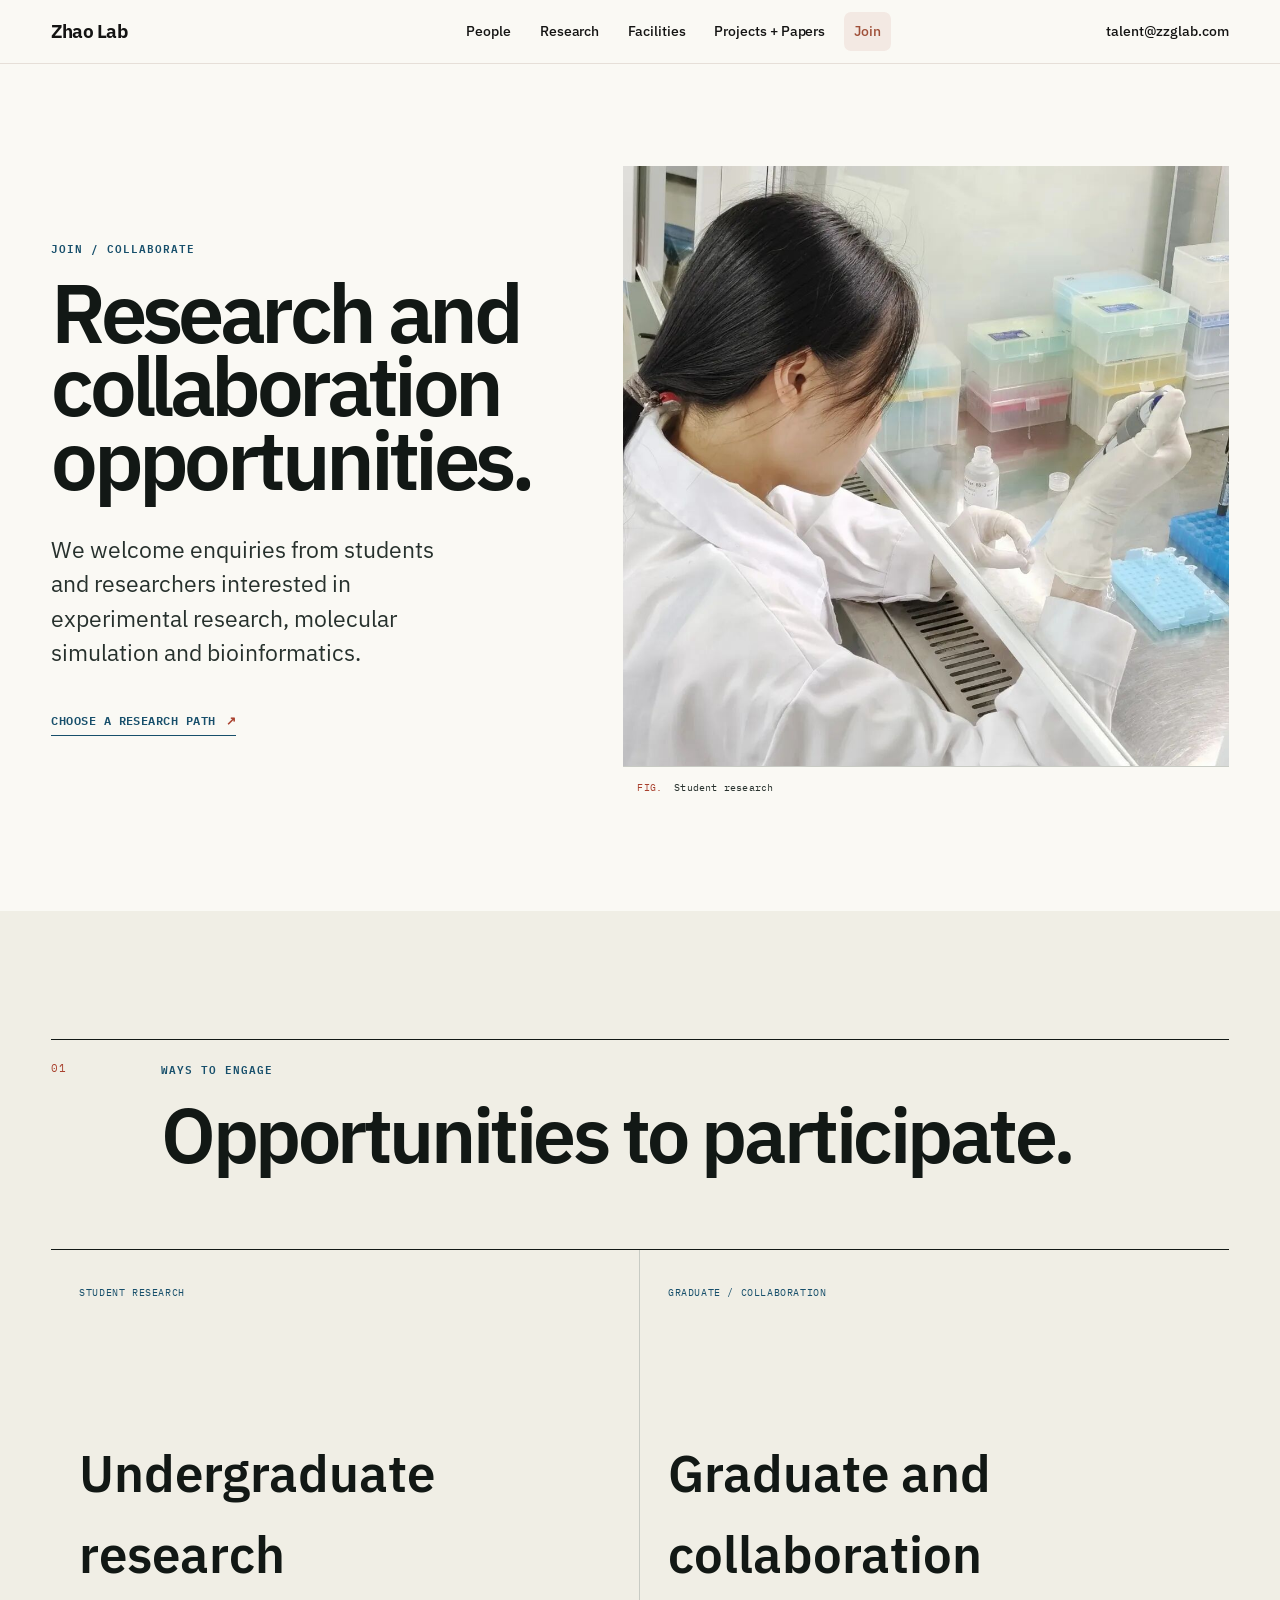
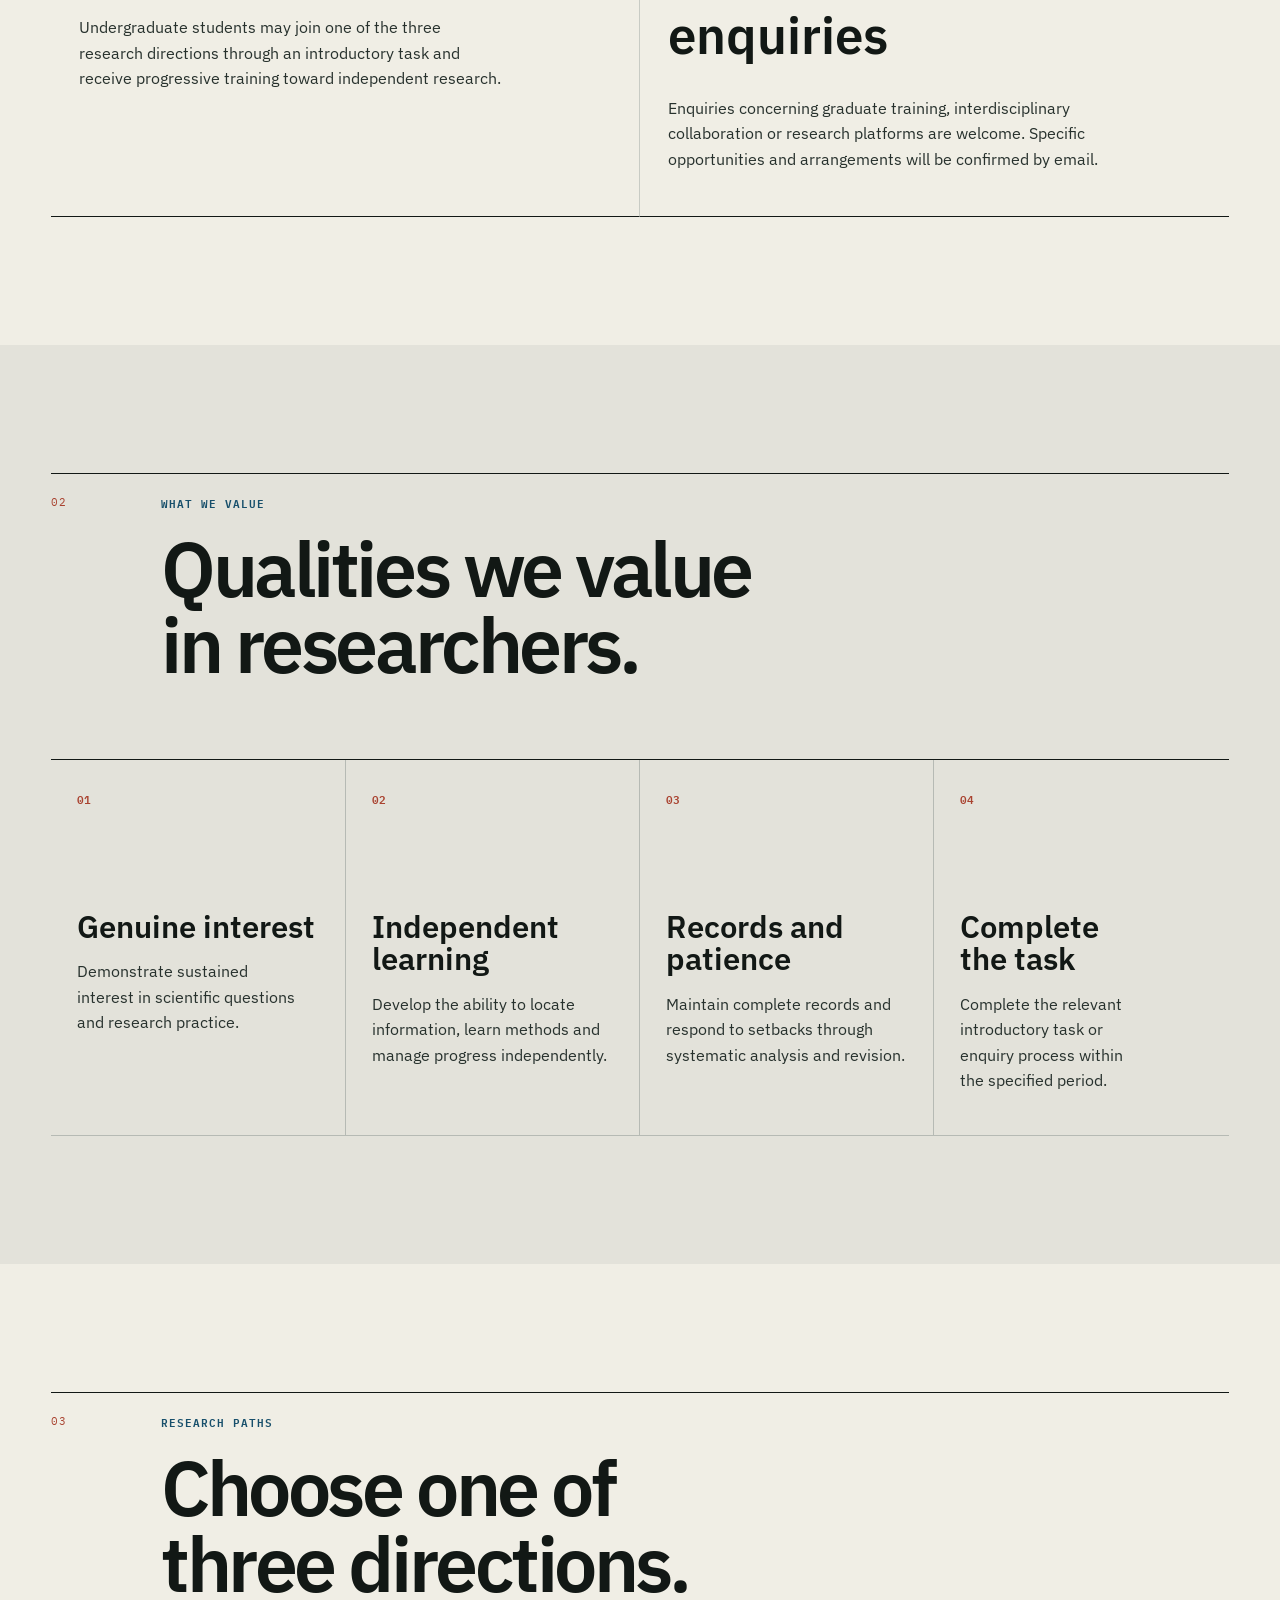
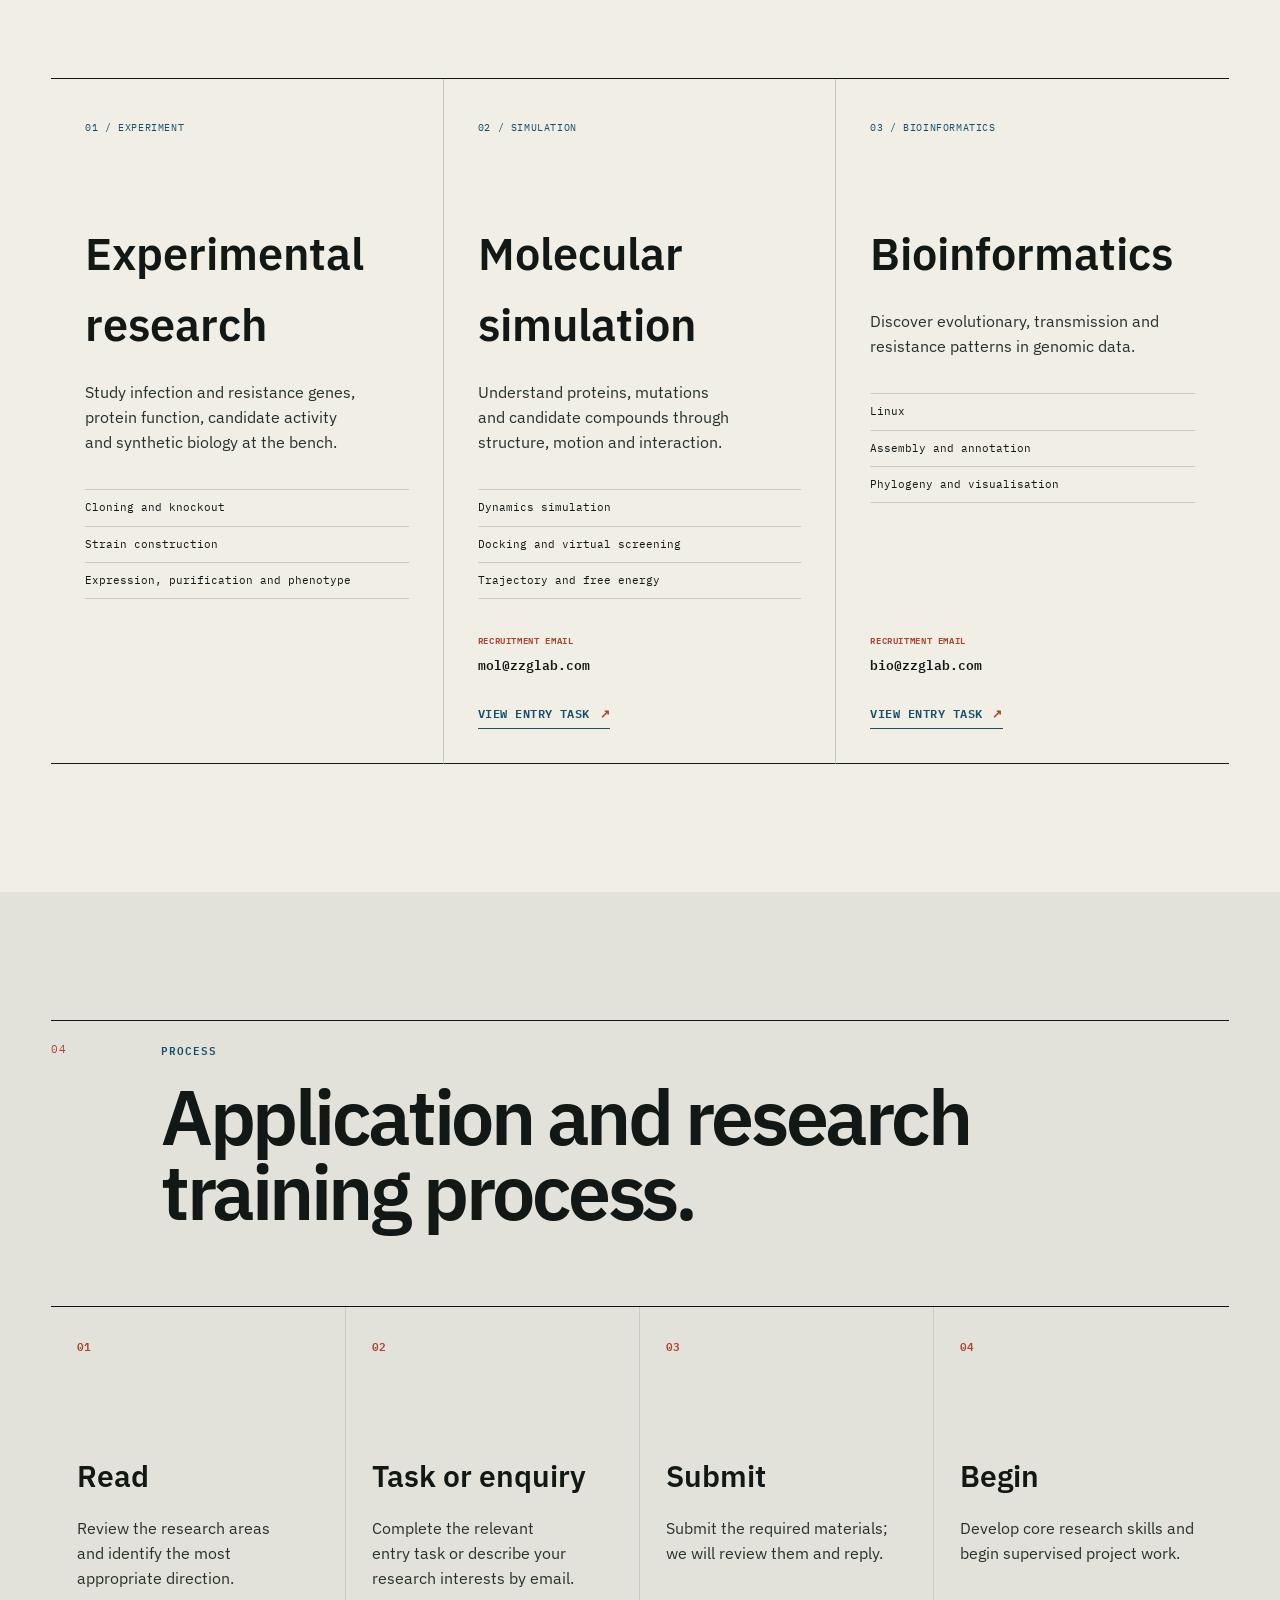
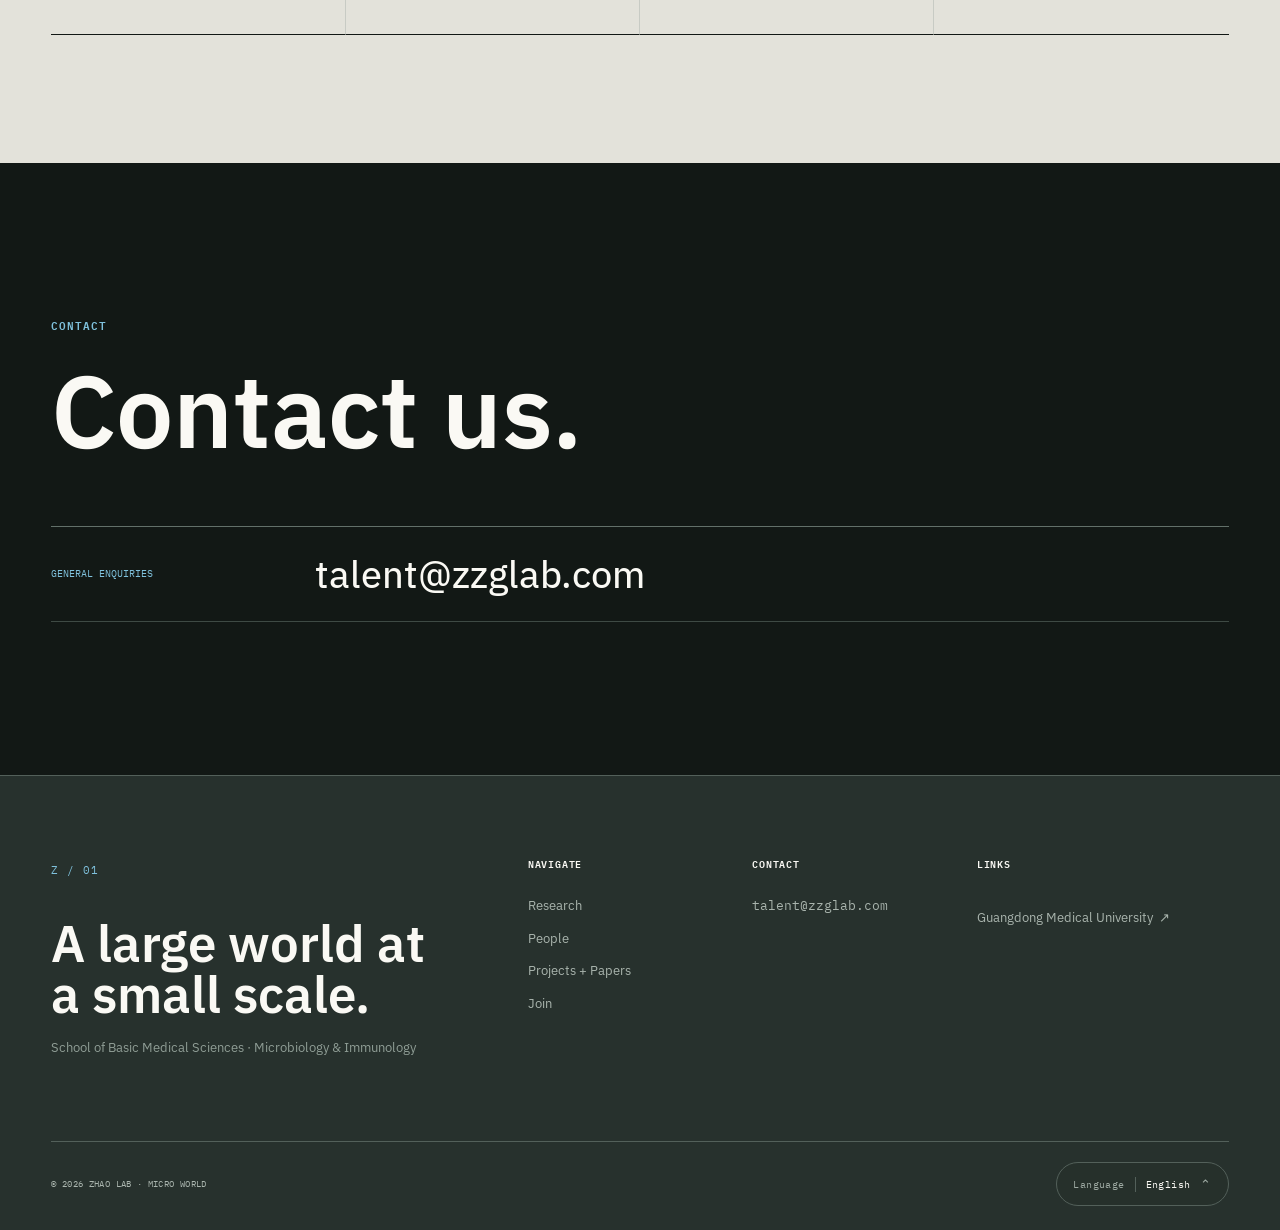
<file: zh/join.html>
<!DOCTYPE html>
<html lang="zh-CN">
<head>
  <meta charset="UTF-8">
  <meta name="viewport" content="width=device-width, initial-scale=1">
  <meta name="description" content="了解科研方向、基本要求、入门任务和联系方式。">
  <meta name="theme-color" content="#121815">
  <link rel="canonical" href="https://zzglab.com/zh/join.html">
  <link rel="alternate" hreflang="en" href="https://zzglab.com/join.html">
  <link rel="alternate" hreflang="x-default" href="https://zzglab.com/join.html">
  <meta property="og:type" content="website">
  <meta property="og:site_name" content="Zhao Lab · Micro World">
  <meta property="og:locale" content="zh_CN">
  <meta property="og:title" content="加入我们 | 微小的大世界">
  <meta property="og:description" content="了解科研方向、基本要求、入门任务和联系方式。">
  <meta property="og:url" content="https://zzglab.com/zh/join.html">
  <meta property="og:image" content="https://zzglab.com/assets/team-group.jpg">
  <meta name="twitter:card" content="summary_large_image">
  <title>加入我们 | 微小的大世界</title>
  <link rel="icon" href="../assets/zhao-lab-logo.png" type="image/png" sizes="1254x1254">
  <script src="../language-init.js?v=20260718-09"></script>
  <link rel="stylesheet" href="../styles.css?v=20260718-09">
  <script type="application/ld+json">{"@context":"https://schema.org","@type":"ResearchOrganization","name":"Zhao Lab · 微小的大世界","url":"https://zzglab.com/","email":"talent@zzglab.com","logo":"https://zzglab.com/assets/zhao-lab-logo.png","parentOrganization":{"@type":"CollegeOrUniversity","name":"广东医科大学"},"areaServed":"CN","knowsAbout":["实验研究","分子模拟","生物信息"]}</script>
</head>
<body data-page="join" data-lang="zh">
  <a class="skip-link" href="#main">跳到主要内容</a>
  <header class="site-header" data-header>
    <div class="header-inner">
      <a class="brand" href="index.html" aria-label="Zhao Lab 首页"><b>Zhao Lab</b></a>
      <nav class="primary-nav" id="primary-menu" aria-label="主导航"><a href="team.html">团队</a><a href="research.html">研究</a><a href="facilities.html">科研平台</a><a href="projects.html">项目与论文</a><a href="join.html" aria-current="page">加入我们</a></nav>
      <div class="header-tools">
        <span class="contact-link contact-email">talent@zzglab.com</span>
        <button class="menu-toggle" type="button" aria-controls="primary-menu" aria-expanded="false" data-open-label="打开菜单" data-close-label="关闭菜单" aria-label="打开菜单"><span></span><span></span></button>
      </div>
    </div>
  </header>
  <main id="main"><section class="page-hero join-hero"><div class="page-title reveal"><p class="kicker">JOIN / COLLABORATE</p><h1>科研训练<br>与合作机会</h1><p>我们欢迎对实验研究、分子模拟和生物信息方向感兴趣的学生及科研人员来信咨询。</p><a class="text-link" href="#path">选择研究路径<span aria-hidden="true">↗</span></a></div><figure class="evidence-figure portrait-figure reveal"><img src="../assets/member-culture.jpg" width="1080" height="1440" alt="本科生成员进行培养实验" loading="lazy"><figcaption><span>FIG.</span>本科生科研实践</figcaption></figure></section>
  <section class="section-block" id="audience"><header class="section-head reveal"><span class="section-index">01</span><div><p class="kicker">WAYS TO ENGAGE</p><h2>科研参与方式</h2></div></header><div class="audience-ledger"><article><span>STUDENT RESEARCH</span><h3>本科生科研训练</h3><p>本科生可通过入门任务进入三大研究方向之一，并在系统训练基础上逐步参与独立课题。</p></article><article><span>GRADUATE / COLLABORATION</span><h3>研究生与合作咨询</h3><p>欢迎就研究生培养、跨学科合作或科研平台使用来信咨询；具体机会与安排将通过邮件确认。</p></article></div></section>
  <section class="section-block muted-section"><header class="section-head reveal"><span class="section-index">02</span><div><p class="kicker">WHAT WE VALUE</p><h2>我们重视的<br>科研素养</h2></div></header><div class="value-ledger"><article><b>01</b><h3>真实兴趣</h3><p>对科学问题与科研实践保持持续、真实的兴趣。</p></article><article><b>02</b><h3>独立学习</h3><p>具备主动查找资料、学习研究方法和管理进度的能力。</p></article><article><b>03</b><h3>记录与耐心</h3><p>保持完整记录，并通过系统分析与调整应对研究中的问题。</p></article><article><b>04</b><h3>完成任务</h3><p>在规定时间内完成相应的入门任务或咨询流程。</p></article></div></section>
  <section class="section-block" id="path"><header class="section-head reveal"><span class="section-index">03</span><div><p class="kicker">RESEARCH PATHS</p><h2>从三大方向中选择起点</h2></div></header><div class="path-ledger"><article><span>01 / EXPERIMENT</span><h3>实验研究</h3><p>在实验台研究感染与耐药基因、蛋白功能、候选物活性和合成生物学。</p><ul><li>基因克隆与敲除</li><li>菌株构建与筛选</li><li>表达、纯化与表型验证</li></ul></article><article><span>02 / SIMULATION</span><h3>分子模拟</h3><p>通过结构、运动和相互作用理解蛋白质、突变与候选化合物。</p><ul><li>分子动力学模拟</li><li>分子对接与虚拟筛选</li><li>轨迹与自由能分析</li></ul><p class="path-contact"><span>招新邮箱</span><b>mol@zzglab.com</b></p><a class="text-link" href="https://tcnasrcg1h4l.feishu.cn/wiki/SynqwLXBNiDTzskFupzcOPKdnXb" target="_blank" rel="noopener">查看入门测试<span aria-hidden="true">↗</span></a></article><article><span>03 / BIOINFORMATICS</span><h3>生物信息</h3><p>从大规模基因组数据中发现进化、传播和耐药规律。</p><ul><li>Linux</li><li>基因组组装与注释</li><li>系统发育与可视化</li></ul><p class="path-contact"><span>招新邮箱</span><b>bio@zzglab.com</b></p><a class="text-link" href="https://tcnasrcg1h4l.feishu.cn/wiki/HHVBw75udiQsj4kKTGBclqeznec" target="_blank" rel="noopener">查看入门测试<span aria-hidden="true">↗</span></a></article></div></section>
  <section class="section-block muted-section" id="process"><header class="section-head reveal"><span class="section-index">04</span><div><p class="kicker">PROCESS</p><h2>申请与科研训练流程</h2></div></header><div class="process-strip"><article><b>01</b><h3>了解方向</h3><p>阅读研究方向介绍，选择适合的研究方向。</p></article><article><b>02</b><h3>任务或咨询</h3><p>完成相应入门任务，或通过邮件说明研究兴趣。</p></article><article><b>03</b><h3>提交结果</h3><p>按要求提交材料，我们将在审核后回复。</p></article><article><b>04</b><h3>开始训练</h3><p>在指导下建立研究方法基础并参与课题工作。</p></article></div></section>
  <section class="contact-panel ink-section" id="contact"><p class="kicker">CONTACT</p><h2>联系我们</h2><div class="contact-ledger"><div class="contact-copy"><span>综合咨询</span><b>talent@zzglab.com</b></div></div></section></main>
  <footer class="site-footer">
    <div class="footer-grid">
      <div class="footer-identity"><span class="registration-mark">Z / 01</span><h2>在微小尺度<br>发现大世界</h2><p>广东医科大学基础医学院 · 微生物学与免疫学</p></div>
      <div class="footer-column"><b>浏览</b><a href="research.html">研究</a><a href="team.html">团队</a><a href="projects.html">项目与论文</a><a href="join.html">加入我们</a></div>
      <div class="footer-column"><b>联系</b><span class="footer-email">talent@zzglab.com</span></div>
      <div class="footer-column"><b>友情链接</b><a class="affiliation-link" href="https://www.gdmu.edu.cn/" target="_blank" rel="noopener">广东医科大学<span aria-hidden="true">↗</span></a></div>
    </div>
    <div class="footer-legal"><span>© <span data-year></span> Zhao Lab · Micro World</span><div class="language-menu footer-language" data-language-menu><button class="language-trigger" type="button" aria-expanded="false" aria-controls="footer-language-options" aria-label="选择语言" data-language-trigger><span>Language</span><span class="language-current-label">中文</span><span class="language-chevron" aria-hidden="true">⌃</span></button><ul class="language-options" id="footer-language-options" data-language-options hidden><li><a data-language-switch data-language="en" href="../join.html?lang=en" lang="en">English</a></li><li><span aria-current="page">中文</span></li></ul></div></div>
  </footer>
  <script src="../script.js?v=20260718-09"></script>
</body>
</html>
</file>
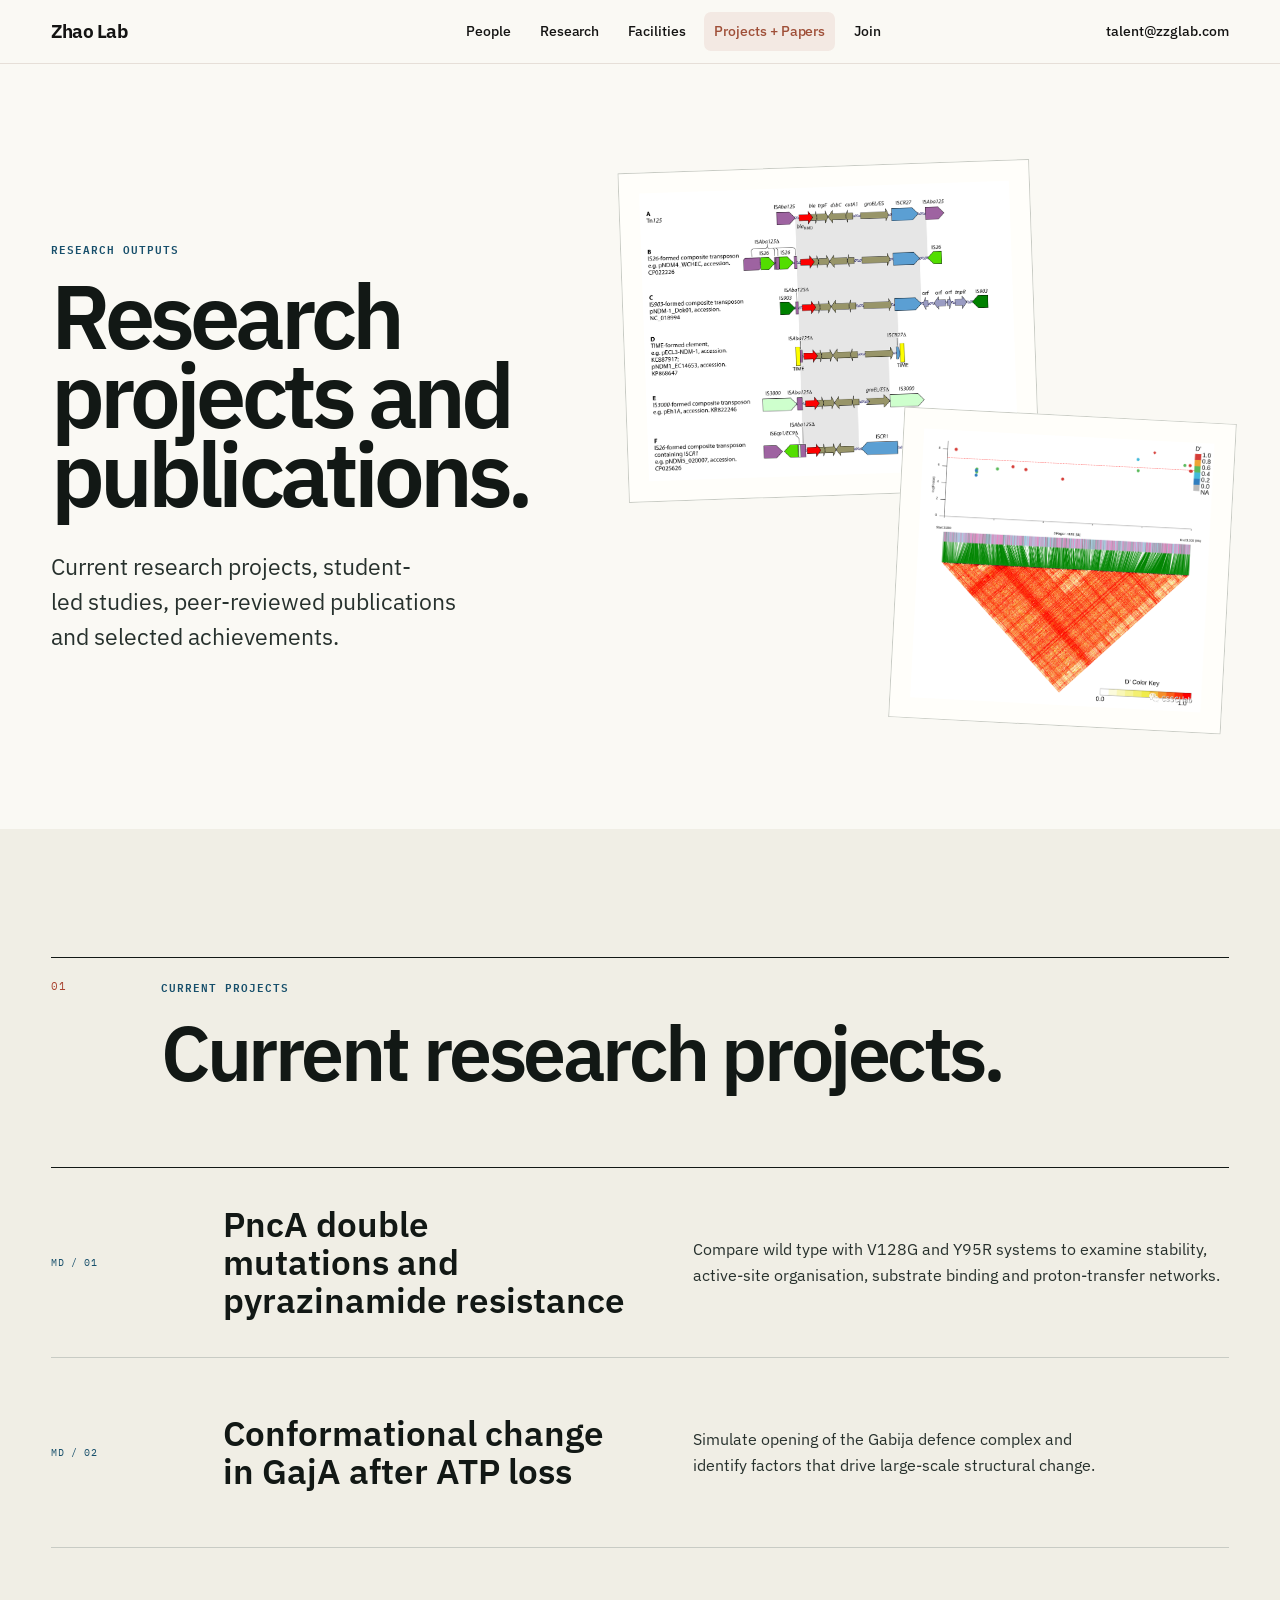
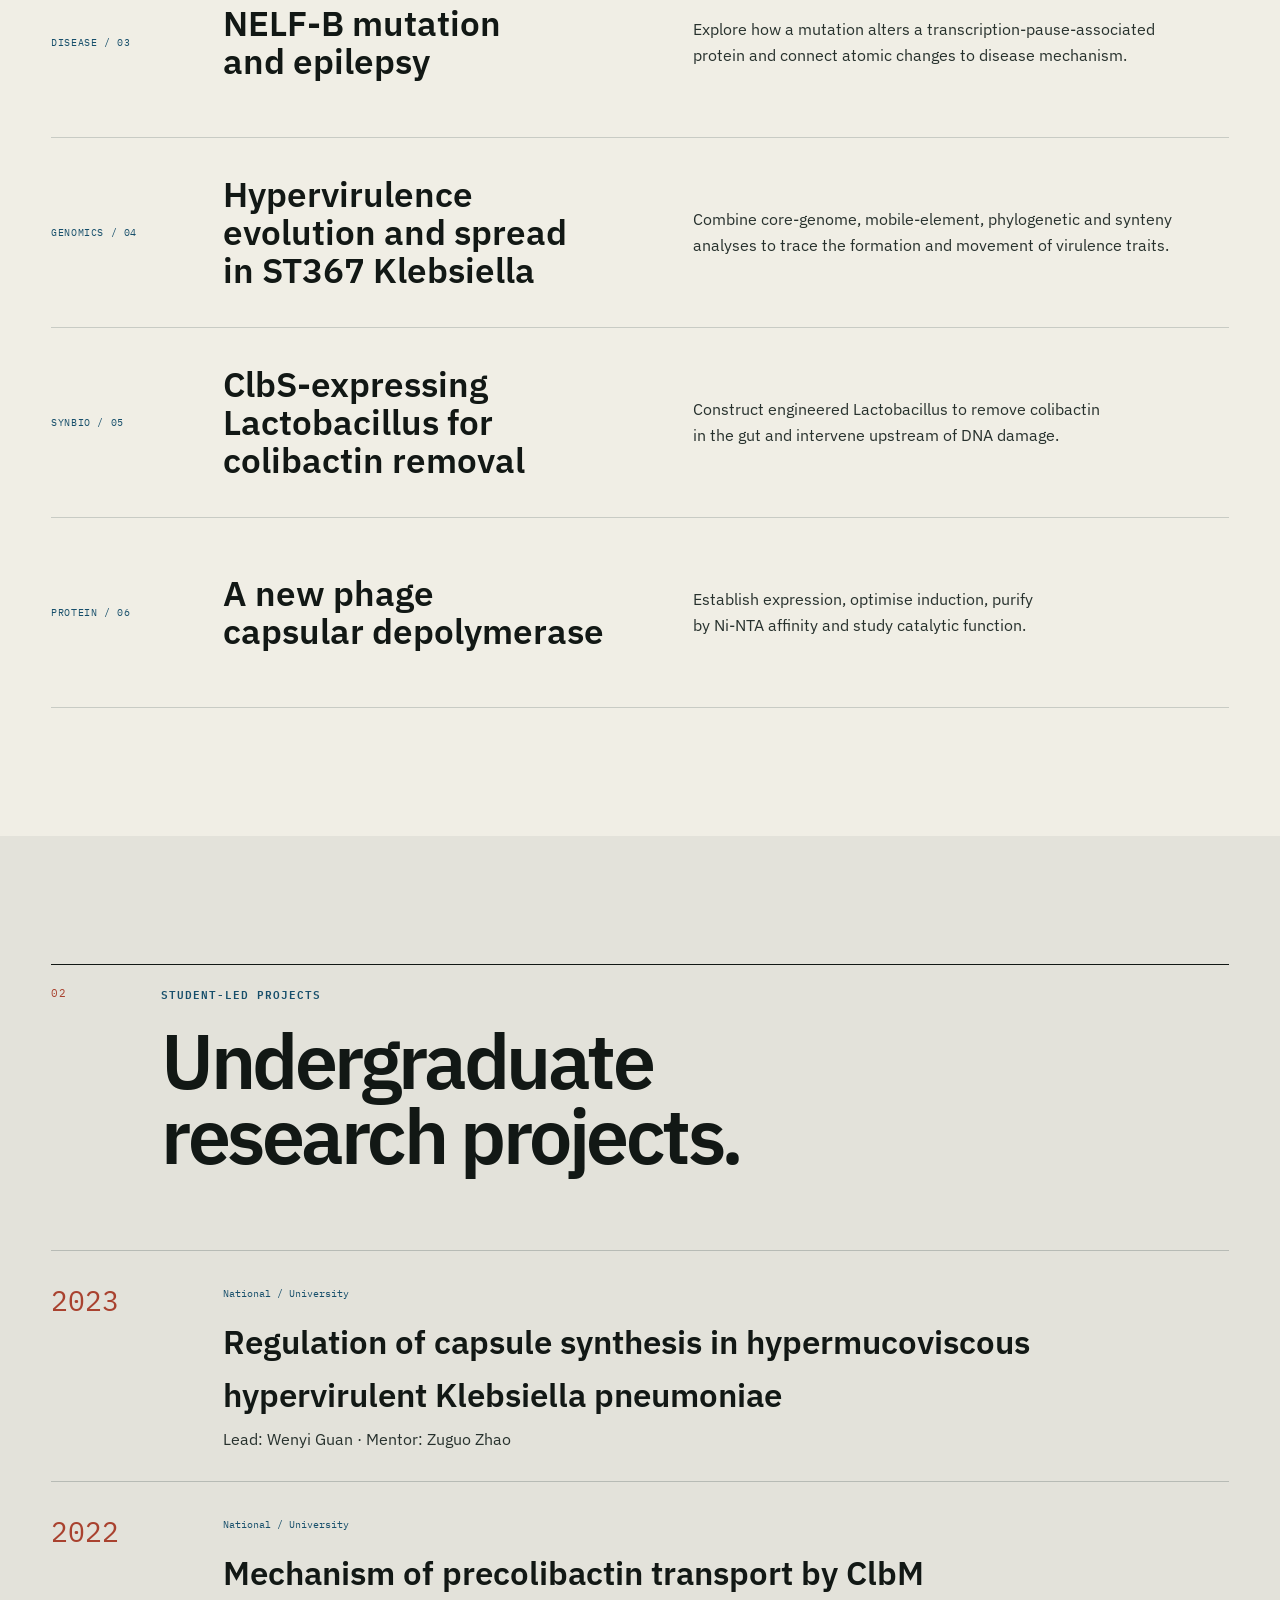
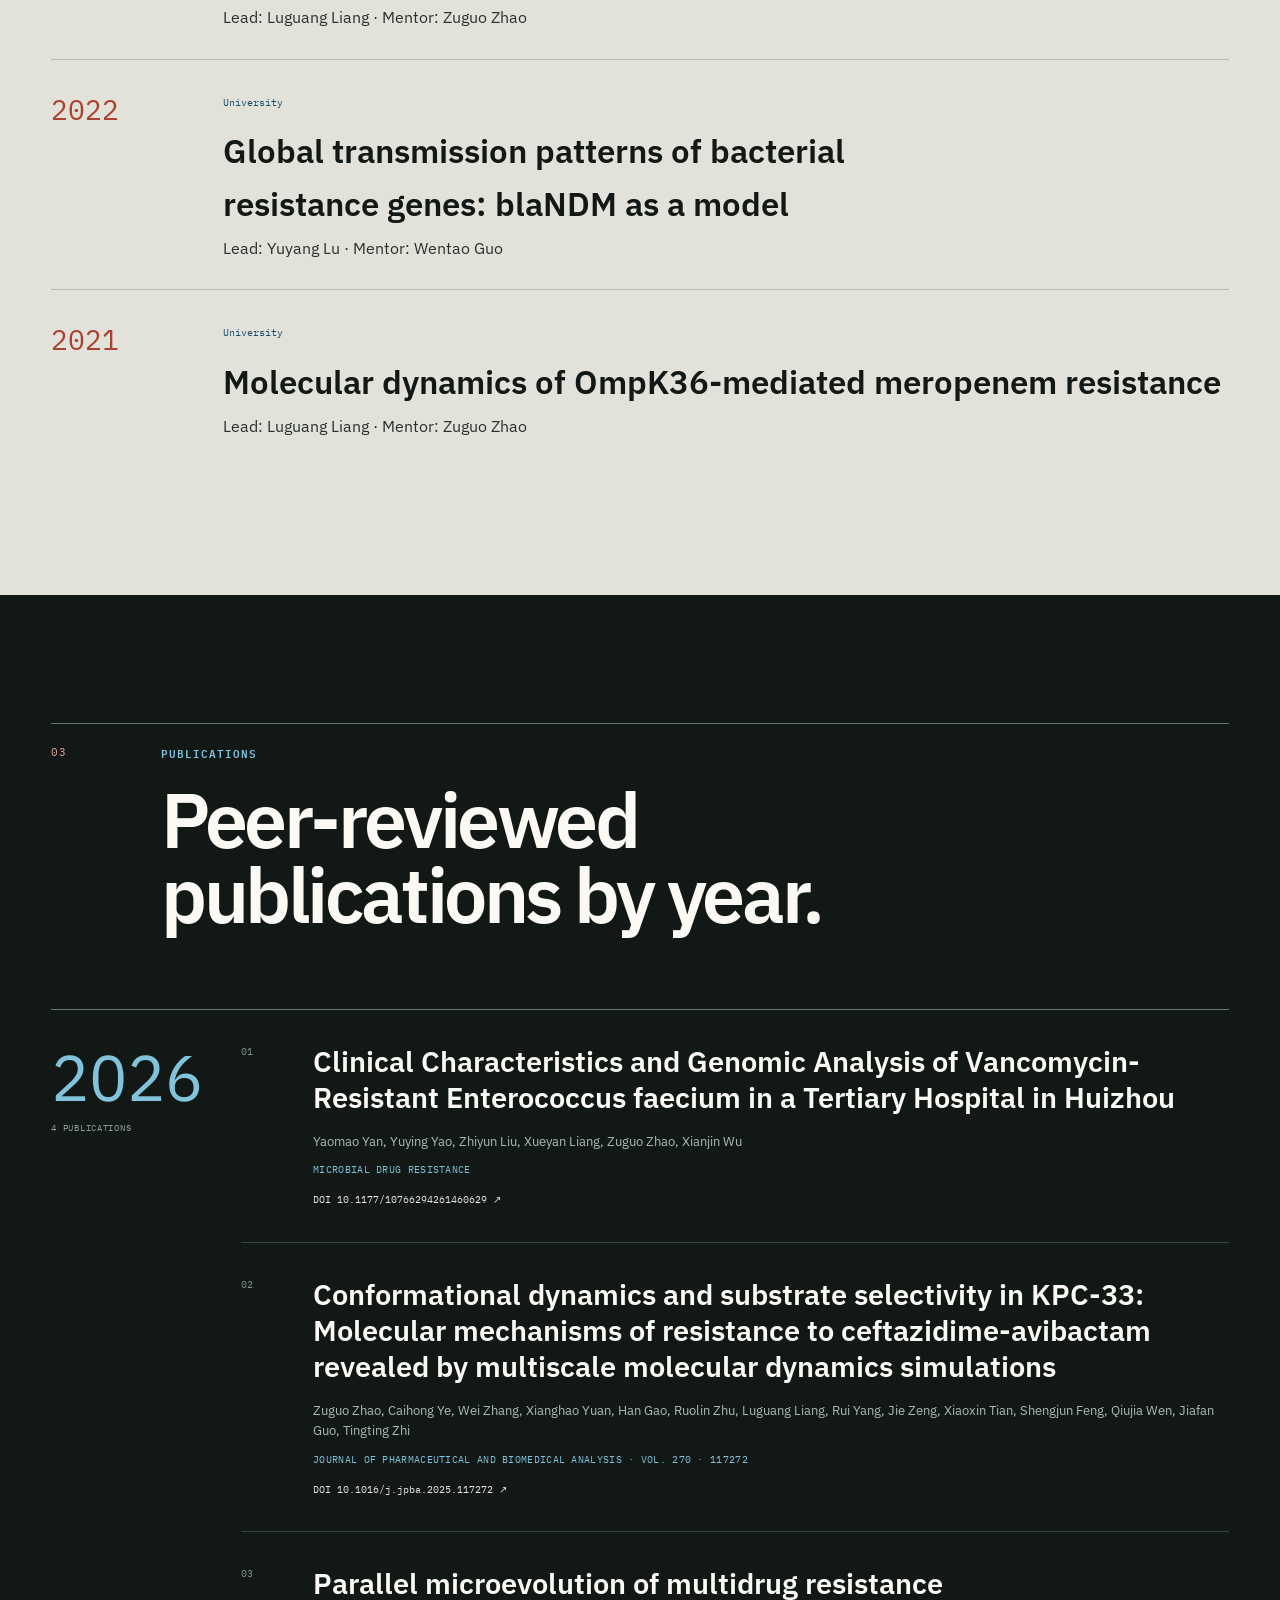
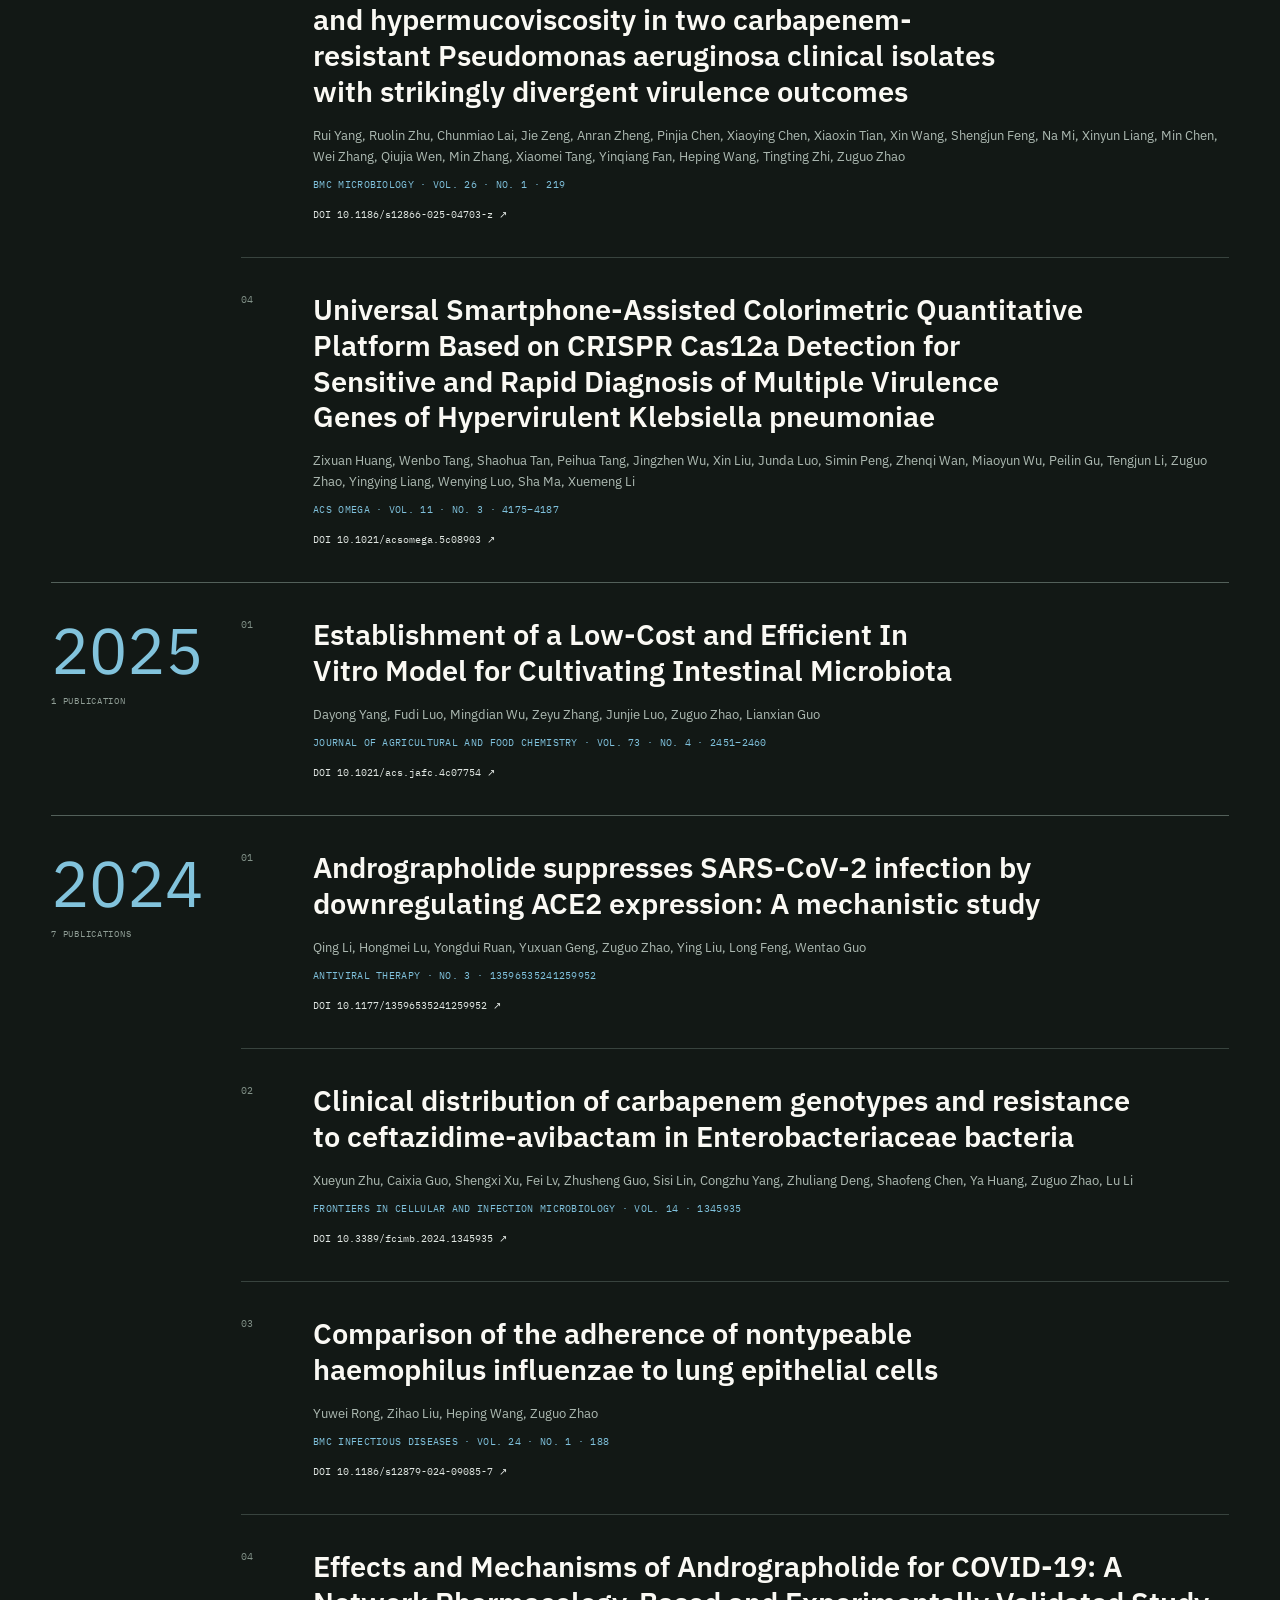
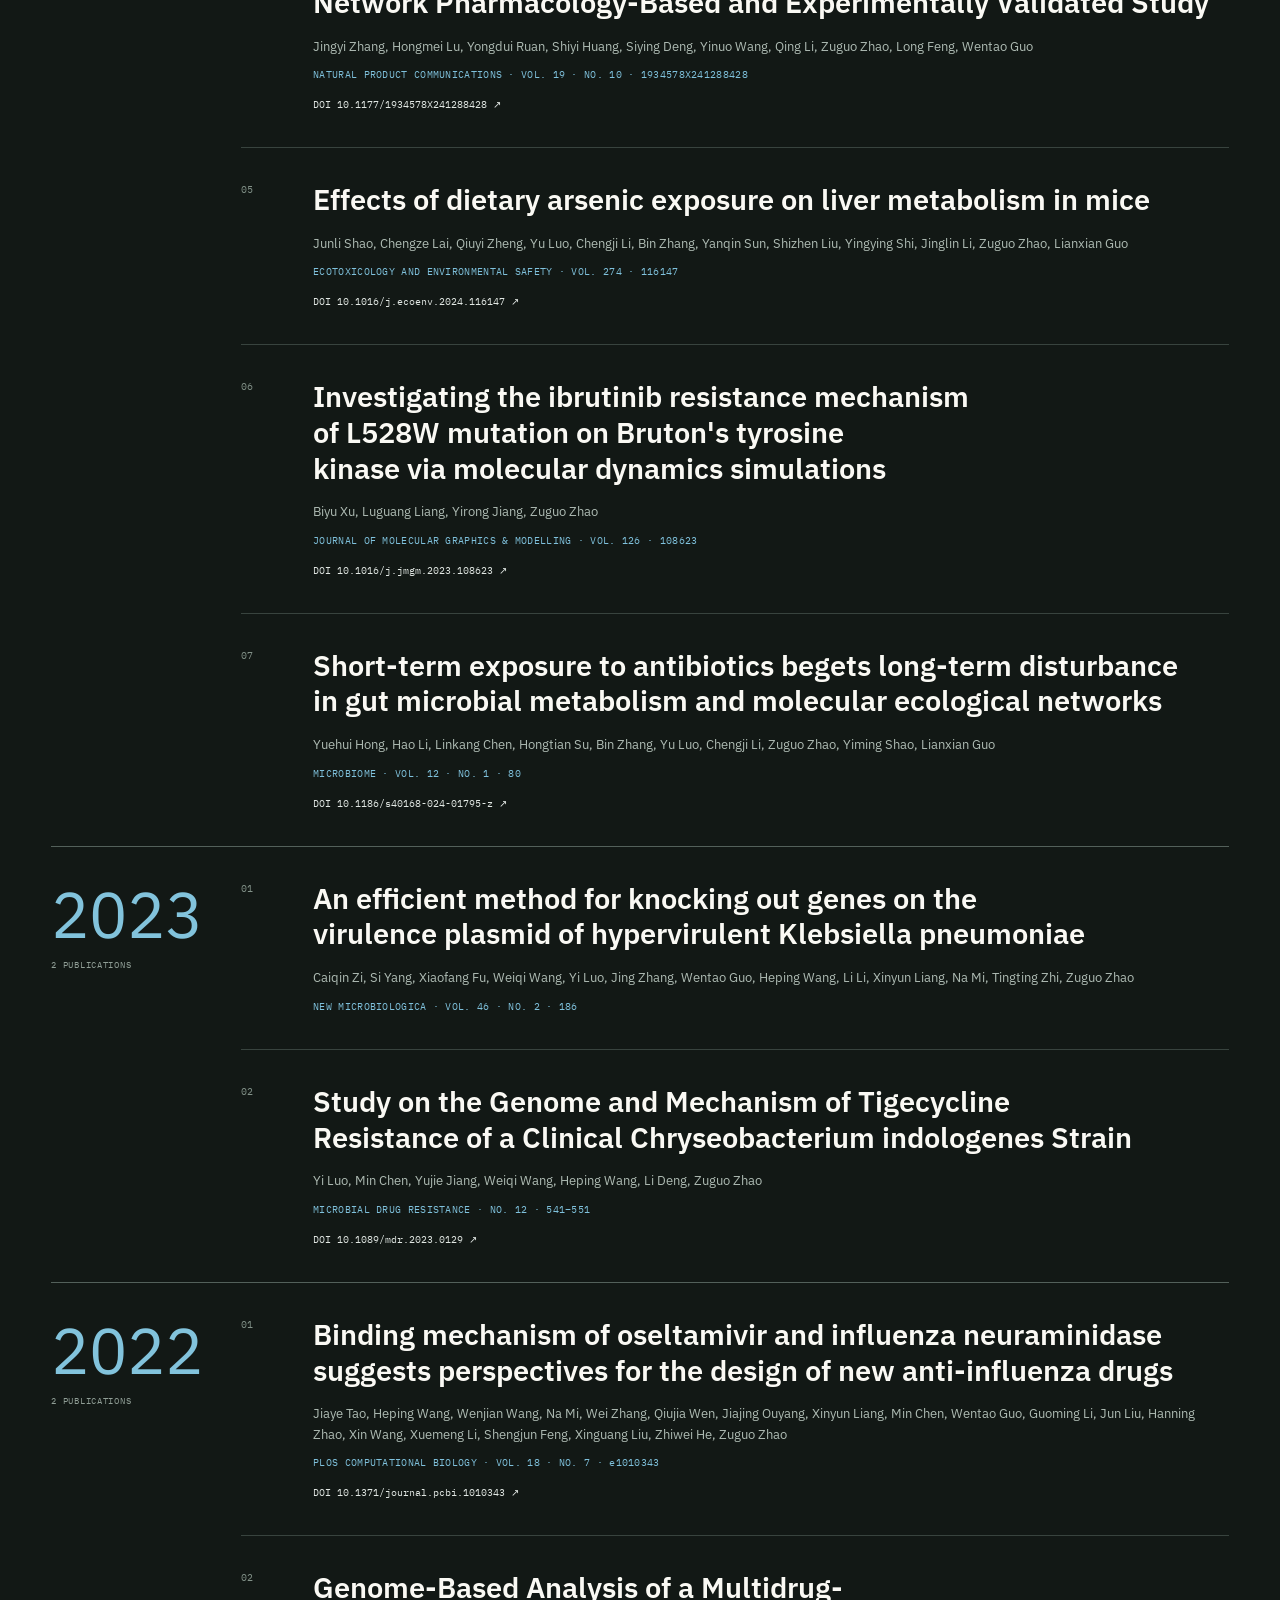
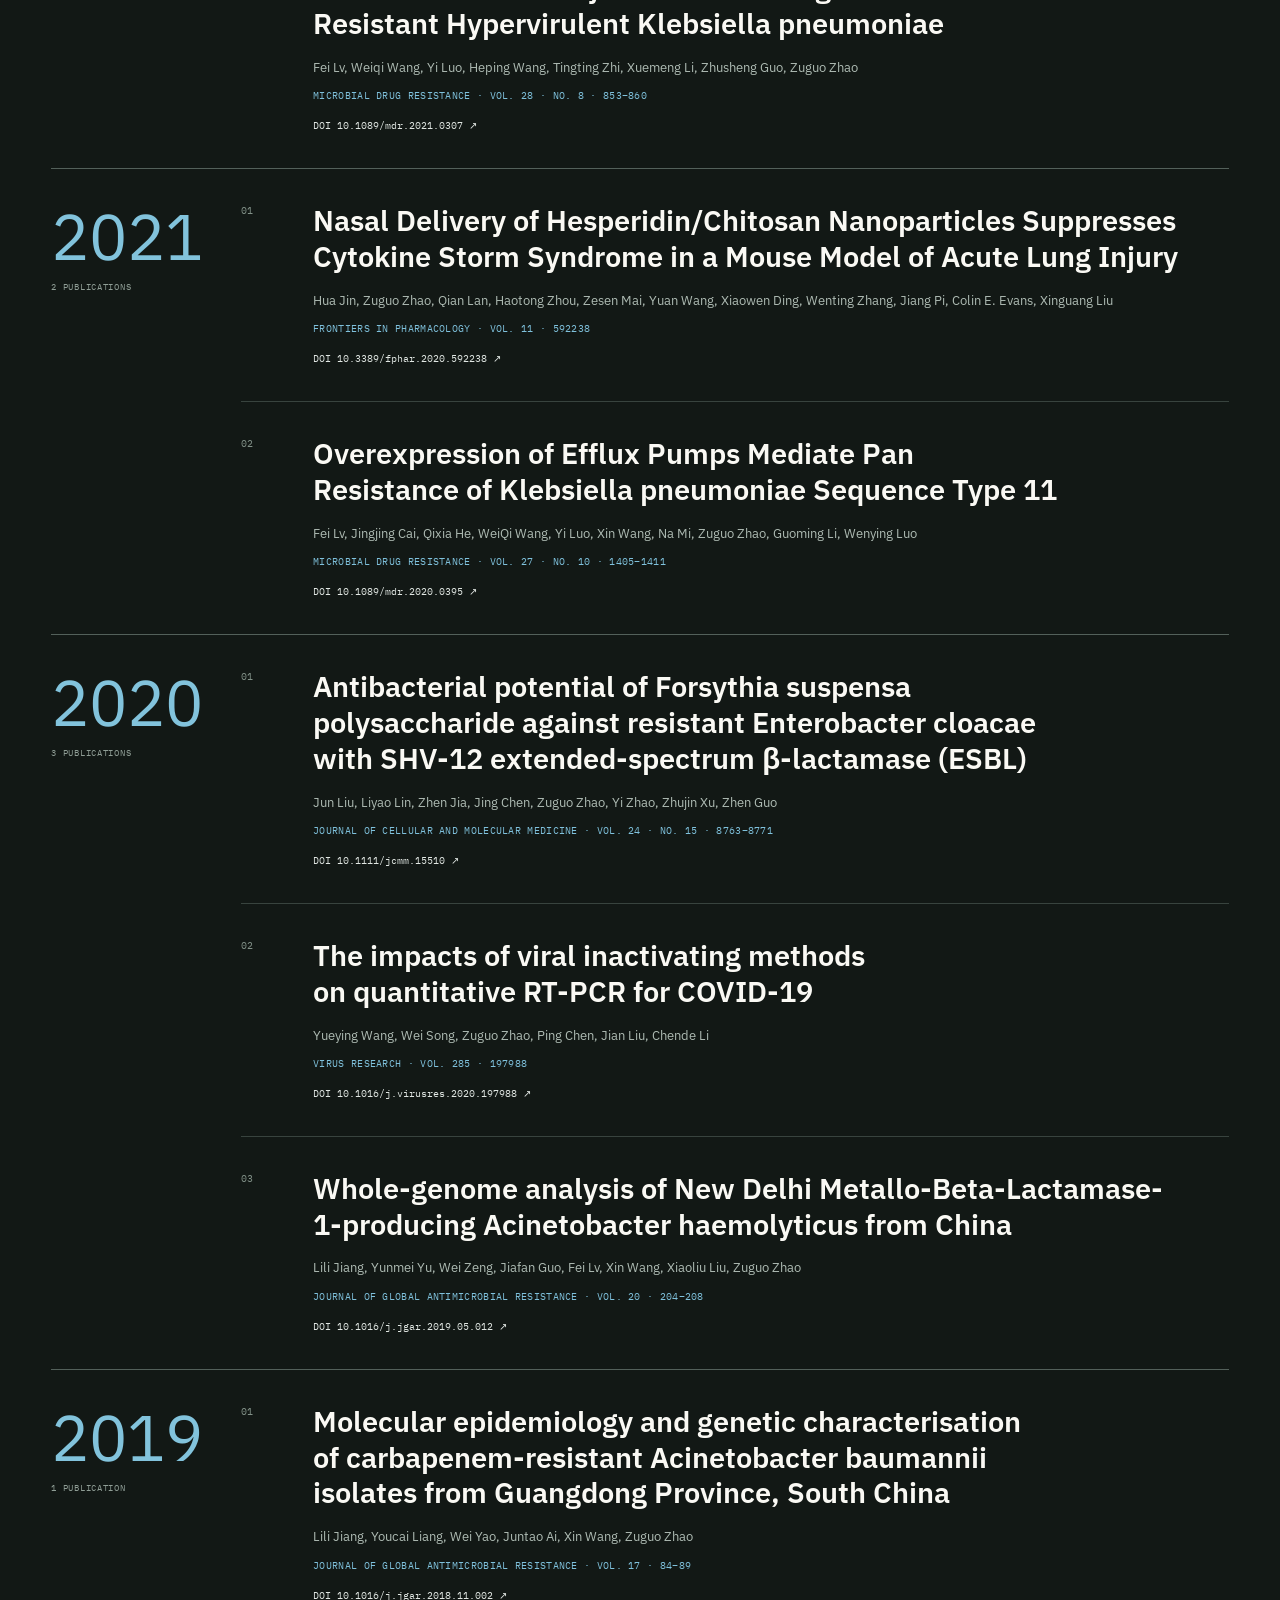
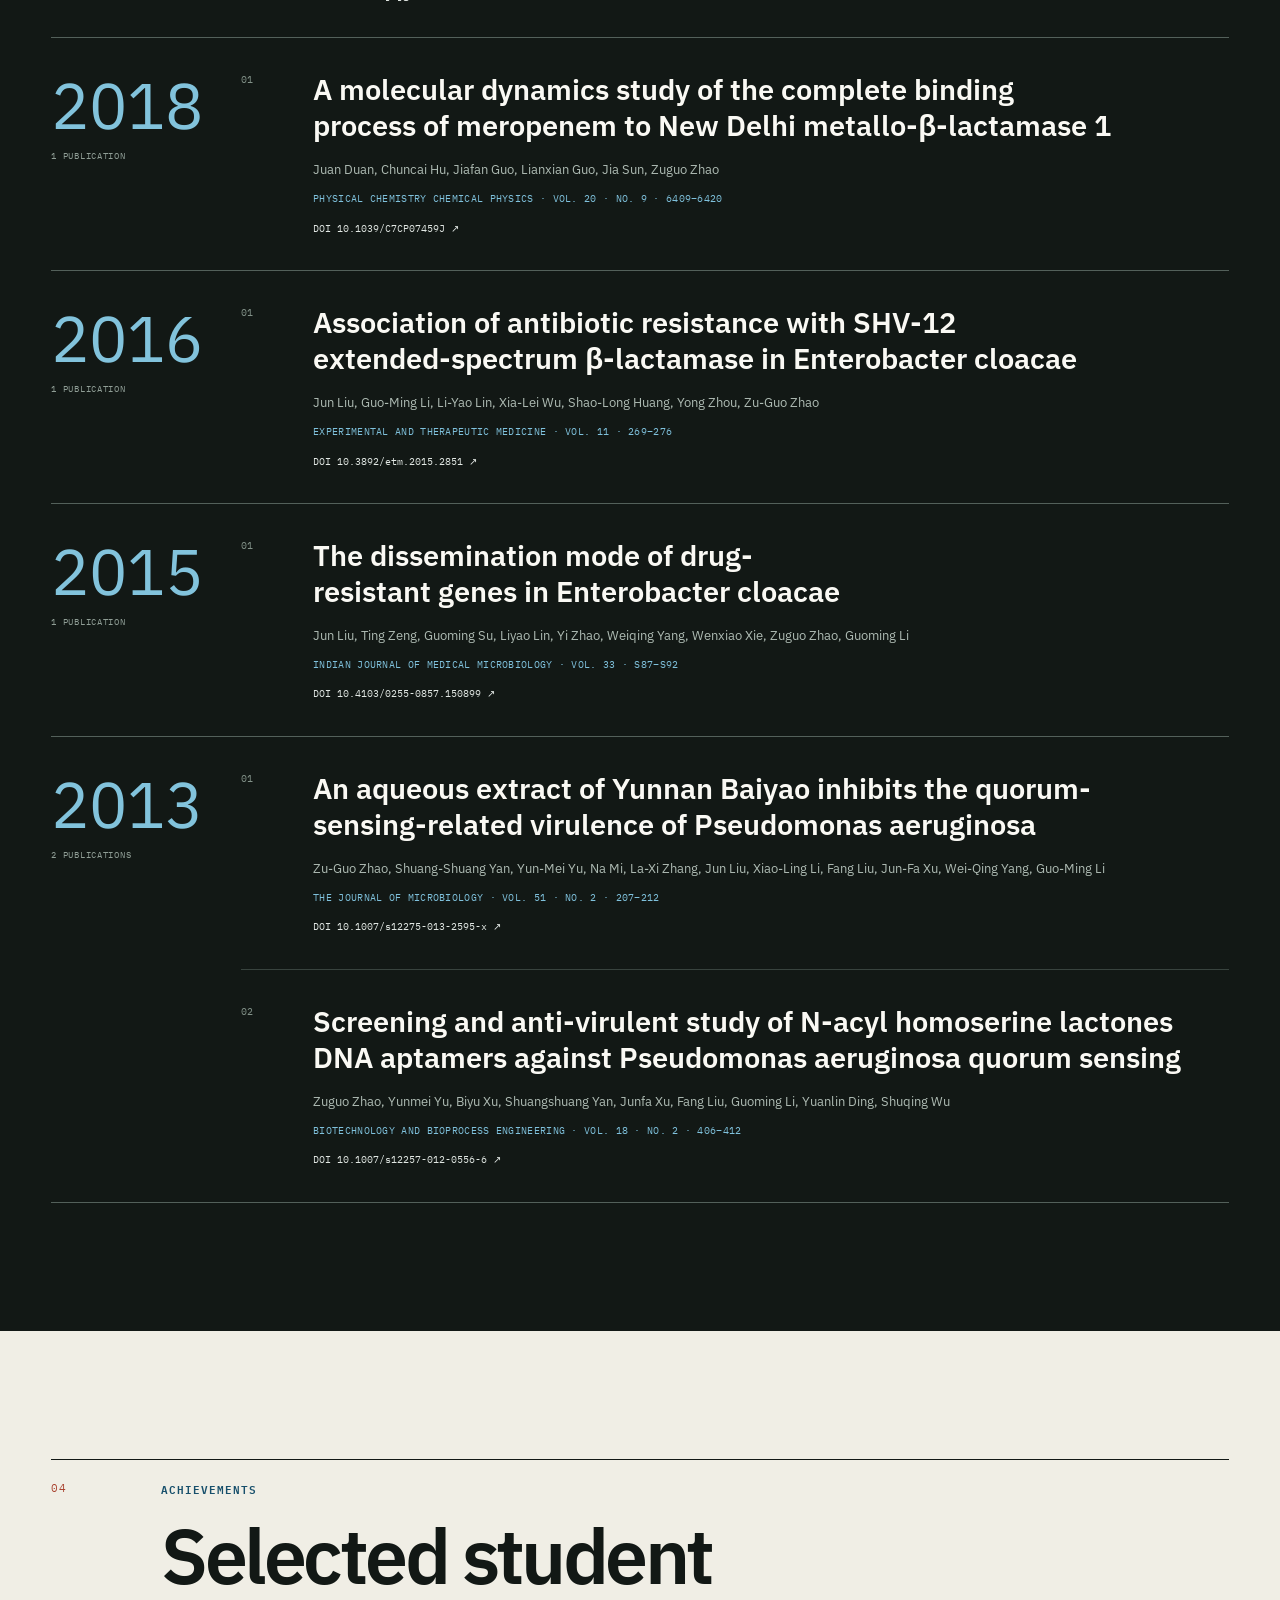
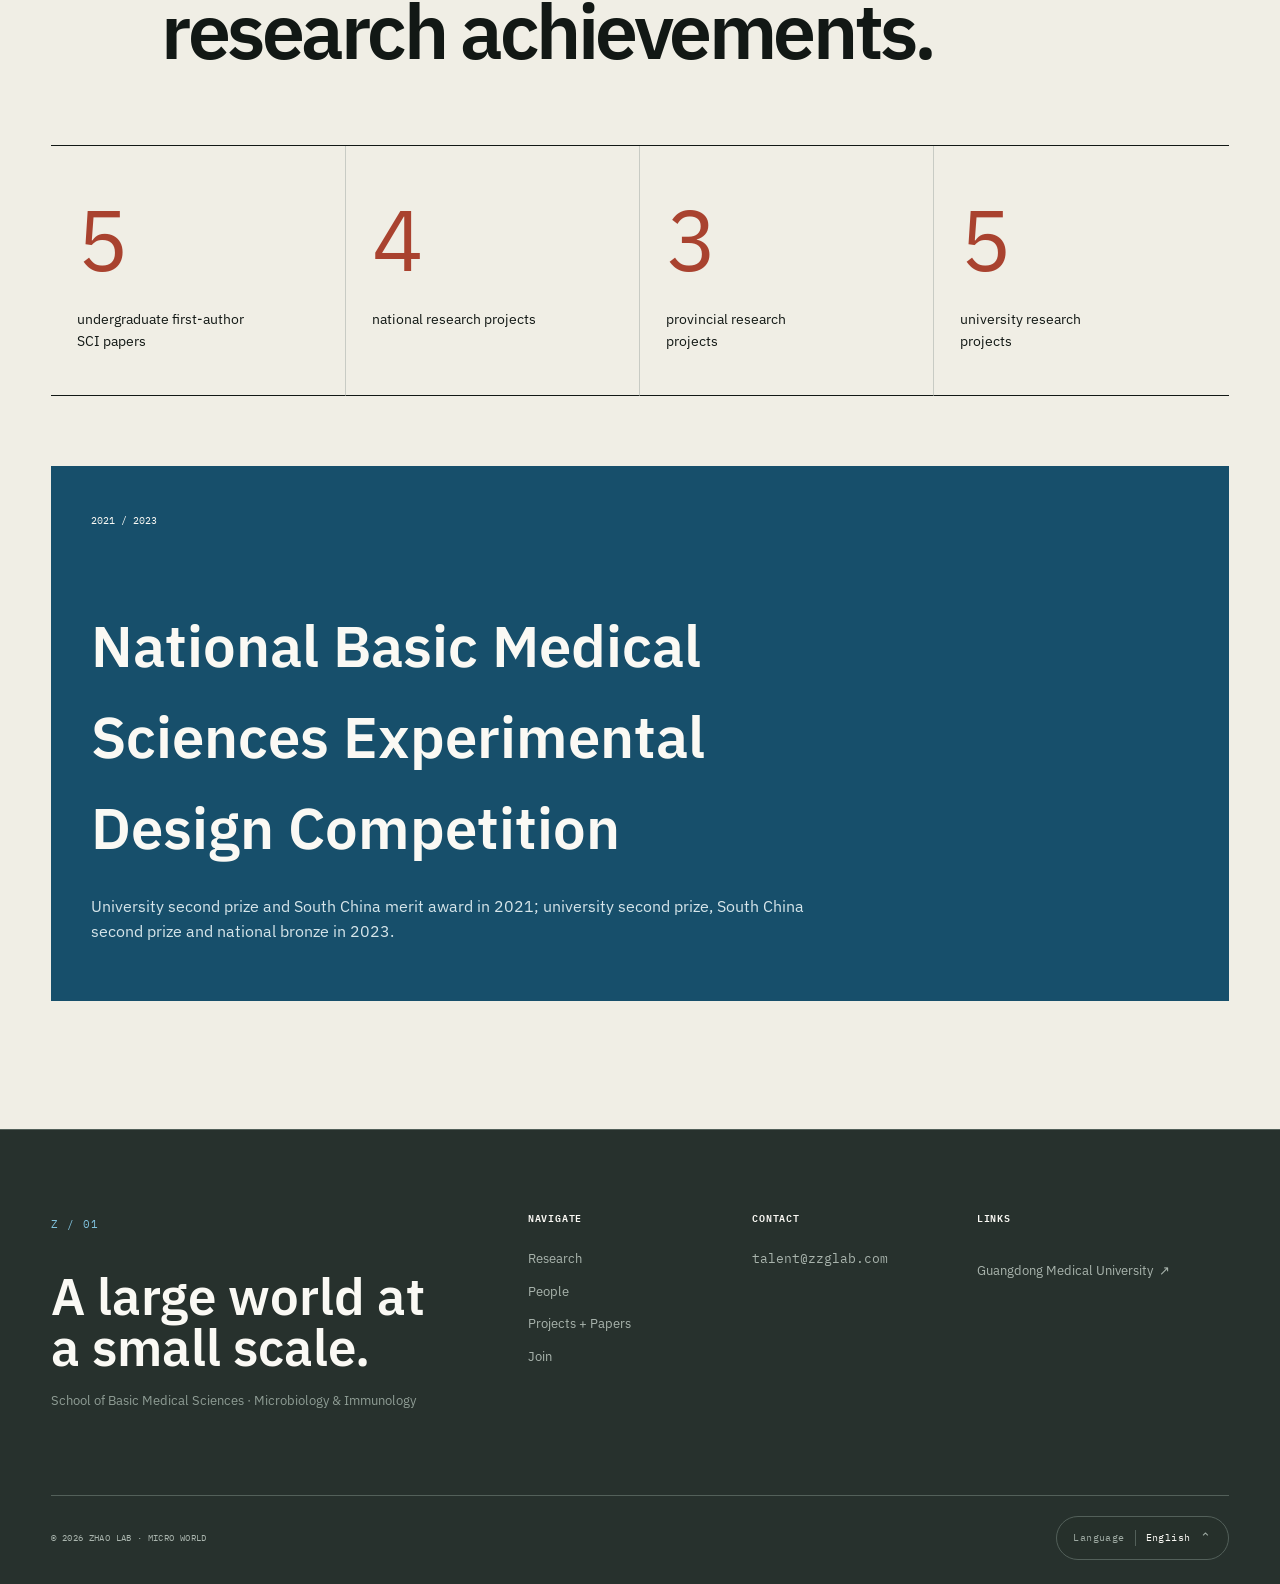
<file: zh/projects.html>
<!DOCTYPE html>
<html lang="zh-CN">
<head>
  <meta charset="UTF-8">
  <meta name="viewport" content="width=device-width, initial-scale=1">
  <meta name="description" content="查看当前研究项目、本科生科研立项、历年论文和研究成果。">
  <meta name="theme-color" content="#121815">
  <link rel="canonical" href="https://zzglab.com/zh/projects.html">
  <link rel="alternate" hreflang="en" href="https://zzglab.com/projects.html">
  <link rel="alternate" hreflang="x-default" href="https://zzglab.com/projects.html">
  <meta property="og:type" content="website">
  <meta property="og:site_name" content="Zhao Lab · Micro World">
  <meta property="og:locale" content="zh_CN">
  <meta property="og:title" content="项目与论文 | 微小的大世界">
  <meta property="og:description" content="查看当前研究项目、本科生科研立项、历年论文和研究成果。">
  <meta property="og:url" content="https://zzglab.com/zh/projects.html">
  <meta property="og:image" content="https://zzglab.com/assets/team-group.jpg">
  <meta name="twitter:card" content="summary_large_image">
  <title>项目与论文 | 微小的大世界</title>
  <link rel="icon" href="../assets/zhao-lab-logo.png" type="image/png" sizes="1254x1254">
  <script src="../language-init.js?v=20260718-09"></script>
  <link rel="stylesheet" href="../styles.css?v=20260718-09">
  <script type="application/ld+json">{"@context":"https://schema.org","@type":"ResearchOrganization","name":"Zhao Lab · 微小的大世界","url":"https://zzglab.com/","email":"talent@zzglab.com","logo":"https://zzglab.com/assets/zhao-lab-logo.png","parentOrganization":{"@type":"CollegeOrUniversity","name":"广东医科大学"},"areaServed":"CN","knowsAbout":["实验研究","分子模拟","生物信息"]}</script>
</head>
<body data-page="projects" data-lang="zh">
  <a class="skip-link" href="#main">跳到主要内容</a>
  <header class="site-header" data-header>
    <div class="header-inner">
      <a class="brand" href="index.html" aria-label="Zhao Lab 首页"><b>Zhao Lab</b></a>
      <nav class="primary-nav" id="primary-menu" aria-label="主导航"><a href="team.html">团队</a><a href="research.html">研究</a><a href="facilities.html">科研平台</a><a href="projects.html" aria-current="page">项目与论文</a><a href="join.html">加入我们</a></nav>
      <div class="header-tools">
        <span class="contact-link contact-email">talent@zzglab.com</span>
        <button class="menu-toggle" type="button" aria-controls="primary-menu" aria-expanded="false" data-open-label="打开菜单" data-close-label="关闭菜单" aria-label="打开菜单"><span></span><span></span></button>
      </div>
    </div>
  </header>
  <main id="main"><section class="page-hero project-hero"><div class="page-title reveal"><p class="kicker">RESEARCH OUTPUTS</p><h1>研究项目<br>与学术成果</h1><p>涵盖当前研究项目、本科生科研立项、同行评议论文与代表性成果。</p></div><div class="evidence-stack reveal"><img src="../assets/mobile-elements.png" width="1040" height="811" alt="移动遗传元件分析图" loading="eager"><img src="../assets/ld-map.png" width="745" height="689" alt="连锁不平衡数据图" loading="eager"></div></section>
  <section class="section-block" id="ongoing"><header class="section-head reveal"><span class="section-index">01</span><div><p class="kicker">CURRENT PROJECTS</p><h2>当前研究项目</h2></div></header><div class="project-ledger"><article class="project-row reveal" id="pnc"><span>MD / 01</span><h3>PncA 双突变导致吡嗪酰胺耐药的分子机制</h3><p>比较野生型与 V128G、Y95R 突变体系，分析结构稳定性、活性中心、底物结合和质子传递网络。</p></article><article class="project-row reveal"><span>MD / 02</span><h3>GajA 失去 ATP 后的构象变化机制</h3><p>模拟 Gabija 防御系统核心复合物的开放过程，寻找推动大尺度结构变化的关键因素。</p></article><article class="project-row reveal"><span>DISEASE / 03</span><h3>NELF-B 突变与癫痫病理关联</h3><p>探索突变如何影响转录暂停相关蛋白，并把原子尺度变化与疾病机制联系起来。</p></article><article class="project-row reveal"><span>GENOMICS / 04</span><h3>ST367 肺炎克雷伯菌的高毒力进化与传播</h3><p>结合核心基因组、移动遗传元件、系统发育和共线性分析，追踪毒力特征的形成与传播。</p></article><article class="project-row reveal" id="clbs"><span>SYNBIO / 05</span><h3>高表达 ClbS 乳酸杆菌的构建</h3><p>构建工程乳酸杆菌，在肠道内定向清除 Colibactin，从 DNA 损伤路径上游进行干预。</p></article><article class="project-row reveal"><span>PROTEIN / 06</span><h3>噬菌体新型荚膜解聚酶</h3><p>建立表达体系、优化诱导条件、完成 Ni-NTA 亲和纯化并研究催化功能。</p></article></div></section>
  <section class="section-block muted-section" id="student-projects"><header class="section-head reveal"><span class="section-index">02</span><div><p class="kicker">STUDENT-LED PROJECTS</p><h2>本科生科研立项</h2></div></header><div class="student-ledger"><article><time>2023</time><div><span>国家级 / 校级</span><h3>超强黏液性高毒力肺炎克雷伯菌荚膜合成调控机制</h3><p>负责人：管文仪 · 指导教师：赵祖国</p></div></article><article><time>2022</time><div><span>国家级 / 校级</span><h3>ClbM 转运前大肠杆菌素机制</h3><p>负责人：梁露光 · 指导教师：赵祖国</p></div></article><article><time>2022</time><div><span>校级</span><h3>全球细菌耐药基因传播规律的大数据发掘<br>以 blaNDM 为例</h3><p>负责人：卢宇洋 · 指导教师：郭文涛</p></div></article><article><time>2021</time><div><span>校级</span><h3>OmpK36 介导美罗培南耐药性的分子动力学研究</h3><p>负责人：梁露光 · 指导教师：赵祖国</p></div></article></div></section>
  <section class="publication-section ink-section" id="publications"><header class="section-head reveal"><span class="section-index">03</span><div><p class="kicker">PUBLICATIONS</p><h2>历年同行评议论文</h2></div></header><div class="publication-archive"><section class="publication-year"><header><time>2026</time><span>4 篇</span></header><div><article class="publication-entry"><span class="publication-no">01</span><div><h3>Clinical Characteristics and Genomic Analysis of Vancomycin-Resistant Enterococcus faecium in a Tertiary Hospital in Huizhou</h3><p class="authors">Yaomao Yan, Yuying Yao, Zhiyun Liu, Xueyan Liang, Zuguo Zhao, Xianjin Wu</p><p class="citation-line">MICROBIAL DRUG RESISTANCE</p><div class="publication-links"><a href="https://doi.org/10.1177/10766294261460629" target="_blank" rel="noopener">DOI 10.1177/10766294261460629 ↗</a></div></div></article><article class="publication-entry"><span class="publication-no">02</span><div><h3>Conformational dynamics and substrate selectivity in KPC-33: Molecular mechanisms of resistance to ceftazidime-avibactam revealed by multiscale molecular dynamics simulations</h3><p class="authors">Zuguo Zhao, Caihong Ye, Wei Zhang, Xianghao Yuan, Han Gao, Ruolin Zhu, Luguang Liang, Rui Yang, Jie Zeng, Xiaoxin Tian, Shengjun Feng, Qiujia Wen, Jiafan Guo, Tingting Zhi</p><p class="citation-line">JOURNAL OF PHARMACEUTICAL AND BIOMEDICAL ANALYSIS · VOL. 270 · 117272</p><div class="publication-links"><a href="https://doi.org/10.1016/j.jpba.2025.117272" target="_blank" rel="noopener">DOI 10.1016/j.jpba.2025.117272 ↗</a></div></div></article><article class="publication-entry"><span class="publication-no">03</span><div><h3>Parallel microevolution of multidrug resistance and hypermucoviscosity in two carbapenem-resistant Pseudomonas aeruginosa clinical isolates with strikingly divergent virulence outcomes</h3><p class="authors">Rui Yang, Ruolin Zhu, Chunmiao Lai, Jie Zeng, Anran Zheng, Pinjia Chen, Xiaoying Chen, Xiaoxin Tian, Xin Wang, Shengjun Feng, Na Mi, Xinyun Liang, Min Chen, Wei Zhang, Qiujia Wen, Min Zhang, Xiaomei Tang, Yinqiang Fan, Heping Wang, Tingting Zhi, Zuguo Zhao</p><p class="citation-line">BMC MICROBIOLOGY · VOL. 26 · NO. 1 · 219</p><div class="publication-links"><a href="https://doi.org/10.1186/s12866-025-04703-z" target="_blank" rel="noopener">DOI 10.1186/s12866-025-04703-z ↗</a></div></div></article><article class="publication-entry"><span class="publication-no">04</span><div><h3>Universal Smartphone-Assisted Colorimetric Quantitative Platform Based on CRISPR Cas12a Detection for Sensitive and Rapid Diagnosis of Multiple Virulence Genes of Hypervirulent Klebsiella pneumoniae</h3><p class="authors">Zixuan Huang, Wenbo Tang, Shaohua Tan, Peihua Tang, Jingzhen Wu, Xin Liu, Junda Luo, Simin Peng, Zhenqi Wan, Miaoyun Wu, Peilin Gu, Tengjun Li, Zuguo Zhao, Yingying Liang, Wenying Luo, Sha Ma, Xuemeng Li</p><p class="citation-line">ACS OMEGA · VOL. 11 · NO. 3 · 4175–4187</p><div class="publication-links"><a href="https://doi.org/10.1021/acsomega.5c08903" target="_blank" rel="noopener">DOI 10.1021/acsomega.5c08903 ↗</a></div></div></article></div></section><section class="publication-year"><header><time>2025</time><span>1 篇</span></header><div><article class="publication-entry"><span class="publication-no">01</span><div><h3>Establishment of a Low-Cost and Efficient In Vitro Model for Cultivating Intestinal Microbiota</h3><p class="authors">Dayong Yang, Fudi Luo, Mingdian Wu, Zeyu Zhang, Junjie Luo, Zuguo Zhao, Lianxian Guo</p><p class="citation-line">JOURNAL OF AGRICULTURAL AND FOOD CHEMISTRY · VOL. 73 · NO. 4 · 2451–2460</p><div class="publication-links"><a href="https://doi.org/10.1021/acs.jafc.4c07754" target="_blank" rel="noopener">DOI 10.1021/acs.jafc.4c07754 ↗</a></div></div></article></div></section><section class="publication-year"><header><time>2024</time><span>7 篇</span></header><div><article class="publication-entry"><span class="publication-no">01</span><div><h3>Andrographolide suppresses SARS-CoV-2 infection by downregulating ACE2 expression: A mechanistic study</h3><p class="authors">Qing Li, Hongmei Lu, Yongdui Ruan, Yuxuan Geng, Zuguo Zhao, Ying Liu, Long Feng, Wentao Guo</p><p class="citation-line">ANTIVIRAL THERAPY · NO. 3 · 13596535241259952</p><div class="publication-links"><a href="https://doi.org/10.1177/13596535241259952" target="_blank" rel="noopener">DOI 10.1177/13596535241259952 ↗</a></div></div></article><article class="publication-entry"><span class="publication-no">02</span><div><h3>Clinical distribution of carbapenem genotypes and resistance to ceftazidime-avibactam in Enterobacteriaceae bacteria</h3><p class="authors">Xueyun Zhu, Caixia Guo, Shengxi Xu, Fei Lv, Zhusheng Guo, Sisi Lin, Congzhu Yang, Zhuliang Deng, Shaofeng Chen, Ya Huang, Zuguo Zhao, Lu Li</p><p class="citation-line">FRONTIERS IN CELLULAR AND INFECTION MICROBIOLOGY · VOL. 14 · 1345935</p><div class="publication-links"><a href="https://doi.org/10.3389/fcimb.2024.1345935" target="_blank" rel="noopener">DOI 10.3389/fcimb.2024.1345935 ↗</a></div></div></article><article class="publication-entry"><span class="publication-no">03</span><div><h3>Comparison of the adherence of nontypeable haemophilus influenzae to lung epithelial cells</h3><p class="authors">Yuwei Rong, Zihao Liu, Heping Wang, Zuguo Zhao</p><p class="citation-line">BMC INFECTIOUS DISEASES · VOL. 24 · NO. 1 · 188</p><div class="publication-links"><a href="https://doi.org/10.1186/s12879-024-09085-7" target="_blank" rel="noopener">DOI 10.1186/s12879-024-09085-7 ↗</a></div></div></article><article class="publication-entry"><span class="publication-no">04</span><div><h3>Effects and Mechanisms of Andrographolide for COVID-19: A Network Pharmacology-Based and Experimentally Validated Study</h3><p class="authors">Jingyi Zhang, Hongmei Lu, Yongdui Ruan, Shiyi Huang, Siying Deng, Yinuo Wang, Qing Li, Zuguo Zhao, Long Feng, Wentao Guo</p><p class="citation-line">NATURAL PRODUCT COMMUNICATIONS · VOL. 19 · NO. 10 · 1934578X241288428</p><div class="publication-links"><a href="https://doi.org/10.1177/1934578X241288428" target="_blank" rel="noopener">DOI 10.1177/1934578X241288428 ↗</a></div></div></article><article class="publication-entry"><span class="publication-no">05</span><div><h3>Effects of dietary arsenic exposure on liver metabolism in mice</h3><p class="authors">Junli Shao, Chengze Lai, Qiuyi Zheng, Yu Luo, Chengji Li, Bin Zhang, Yanqin Sun, Shizhen Liu, Yingying Shi, Jinglin Li, Zuguo Zhao, Lianxian Guo</p><p class="citation-line">ECOTOXICOLOGY AND ENVIRONMENTAL SAFETY · VOL. 274 · 116147</p><div class="publication-links"><a href="https://doi.org/10.1016/j.ecoenv.2024.116147" target="_blank" rel="noopener">DOI 10.1016/j.ecoenv.2024.116147 ↗</a></div></div></article><article class="publication-entry"><span class="publication-no">06</span><div><h3>Investigating the ibrutinib resistance mechanism of L528W mutation on Bruton's tyrosine kinase via molecular dynamics simulations</h3><p class="authors">Biyu Xu, Luguang Liang, Yirong Jiang, Zuguo Zhao</p><p class="citation-line">JOURNAL OF MOLECULAR GRAPHICS &amp; MODELLING · VOL. 126 · 108623</p><div class="publication-links"><a href="https://doi.org/10.1016/j.jmgm.2023.108623" target="_blank" rel="noopener">DOI 10.1016/j.jmgm.2023.108623 ↗</a></div></div></article><article class="publication-entry"><span class="publication-no">07</span><div><h3>Short-term exposure to antibiotics begets long-term disturbance in gut microbial metabolism and molecular ecological networks</h3><p class="authors">Yuehui Hong, Hao Li, Linkang Chen, Hongtian Su, Bin Zhang, Yu Luo, Chengji Li, Zuguo Zhao, Yiming Shao, Lianxian Guo</p><p class="citation-line">MICROBIOME · VOL. 12 · NO. 1 · 80</p><div class="publication-links"><a href="https://doi.org/10.1186/s40168-024-01795-z" target="_blank" rel="noopener">DOI 10.1186/s40168-024-01795-z ↗</a></div></div></article></div></section><section class="publication-year"><header><time>2023</time><span>2 篇</span></header><div><article class="publication-entry"><span class="publication-no">01</span><div><h3>An efficient method for knocking out genes on the virulence plasmid of hypervirulent Klebsiella pneumoniae</h3><p class="authors">Caiqin Zi, Si Yang, Xiaofang Fu, Weiqi Wang, Yi Luo, Jing Zhang, Wentao Guo, Heping Wang, Li Li, Xinyun Liang, Na Mi, Tingting Zhi, Zuguo Zhao</p><p class="citation-line">NEW MICROBIOLOGICA · VOL. 46 · NO. 2 · 186</p></div></article><article class="publication-entry"><span class="publication-no">02</span><div><h3>Study on the Genome and Mechanism of Tigecycline Resistance of a Clinical Chryseobacterium indologenes Strain</h3><p class="authors">Yi Luo, Min Chen, Yujie Jiang, Weiqi Wang, Heping Wang, Li Deng, Zuguo Zhao</p><p class="citation-line">MICROBIAL DRUG RESISTANCE · NO. 12 · 541–551</p><div class="publication-links"><a href="https://doi.org/10.1089/mdr.2023.0129" target="_blank" rel="noopener">DOI 10.1089/mdr.2023.0129 ↗</a></div></div></article></div></section><section class="publication-year"><header><time>2022</time><span>2 篇</span></header><div><article class="publication-entry"><span class="publication-no">01</span><div><h3>Binding mechanism of oseltamivir and influenza neuraminidase suggests perspectives for the design of new anti-influenza drugs</h3><p class="authors">Jiaye Tao, Heping Wang, Wenjian Wang, Na Mi, Wei Zhang, Qiujia Wen, Jiajing Ouyang, Xinyun Liang, Min Chen, Wentao Guo, Guoming Li, Jun Liu, Hanning Zhao, Xin Wang, Xuemeng Li, Shengjun Feng, Xinguang Liu, Zhiwei He, Zuguo Zhao</p><p class="citation-line">PLOS COMPUTATIONAL BIOLOGY · VOL. 18 · NO. 7 · e1010343</p><div class="publication-links"><a href="https://doi.org/10.1371/journal.pcbi.1010343" target="_blank" rel="noopener">DOI 10.1371/journal.pcbi.1010343 ↗</a></div></div></article><article class="publication-entry"><span class="publication-no">02</span><div><h3>Genome-Based Analysis of a Multidrug-Resistant Hypervirulent Klebsiella pneumoniae</h3><p class="authors">Fei Lv, Weiqi Wang, Yi Luo, Heping Wang, Tingting Zhi, Xuemeng Li, Zhusheng Guo, Zuguo Zhao</p><p class="citation-line">MICROBIAL DRUG RESISTANCE · VOL. 28 · NO. 8 · 853–860</p><div class="publication-links"><a href="https://doi.org/10.1089/mdr.2021.0307" target="_blank" rel="noopener">DOI 10.1089/mdr.2021.0307 ↗</a></div></div></article></div></section><section class="publication-year"><header><time>2021</time><span>2 篇</span></header><div><article class="publication-entry"><span class="publication-no">01</span><div><h3>Nasal Delivery of Hesperidin/Chitosan Nanoparticles Suppresses Cytokine Storm Syndrome in a Mouse Model of Acute Lung Injury</h3><p class="authors">Hua Jin, Zuguo Zhao, Qian Lan, Haotong Zhou, Zesen Mai, Yuan Wang, Xiaowen Ding, Wenting Zhang, Jiang Pi, Colin E. Evans, Xinguang Liu</p><p class="citation-line">FRONTIERS IN PHARMACOLOGY · VOL. 11 · 592238</p><div class="publication-links"><a href="https://doi.org/10.3389/fphar.2020.592238" target="_blank" rel="noopener">DOI 10.3389/fphar.2020.592238 ↗</a></div></div></article><article class="publication-entry"><span class="publication-no">02</span><div><h3>Overexpression of Efflux Pumps Mediate Pan Resistance of Klebsiella pneumoniae Sequence Type 11</h3><p class="authors">Fei Lv, Jingjing Cai, Qixia He, WeiQi Wang, Yi Luo, Xin Wang, Na Mi, Zuguo Zhao, Guoming Li, Wenying Luo</p><p class="citation-line">MICROBIAL DRUG RESISTANCE · VOL. 27 · NO. 10 · 1405–1411</p><div class="publication-links"><a href="https://doi.org/10.1089/mdr.2020.0395" target="_blank" rel="noopener">DOI 10.1089/mdr.2020.0395 ↗</a></div></div></article></div></section><section class="publication-year"><header><time>2020</time><span>3 篇</span></header><div><article class="publication-entry"><span class="publication-no">01</span><div><h3>Antibacterial potential of Forsythia suspensa polysaccharide against resistant Enterobacter cloacae with SHV-12 extended-spectrum β-lactamase (ESBL)</h3><p class="authors">Jun Liu, Liyao Lin, Zhen Jia, Jing Chen, Zuguo Zhao, Yi Zhao, Zhujin Xu, Zhen Guo</p><p class="citation-line">JOURNAL OF CELLULAR AND MOLECULAR MEDICINE · VOL. 24 · NO. 15 · 8763–8771</p><div class="publication-links"><a href="https://doi.org/10.1111/jcmm.15510" target="_blank" rel="noopener">DOI 10.1111/jcmm.15510 ↗</a></div></div></article><article class="publication-entry"><span class="publication-no">02</span><div><h3>The impacts of viral inactivating methods on quantitative RT-PCR for COVID-19</h3><p class="authors">Yueying Wang, Wei Song, Zuguo Zhao, Ping Chen, Jian Liu, Chende Li</p><p class="citation-line">VIRUS RESEARCH · VOL. 285 · 197988</p><div class="publication-links"><a href="https://doi.org/10.1016/j.virusres.2020.197988" target="_blank" rel="noopener">DOI 10.1016/j.virusres.2020.197988 ↗</a></div></div></article><article class="publication-entry"><span class="publication-no">03</span><div><h3>Whole-genome analysis of New Delhi Metallo-Beta-Lactamase-1-producing Acinetobacter haemolyticus from China</h3><p class="authors">Lili Jiang, Yunmei Yu, Wei Zeng, Jiafan Guo, Fei Lv, Xin Wang, Xiaoliu Liu, Zuguo Zhao</p><p class="citation-line">JOURNAL OF GLOBAL ANTIMICROBIAL RESISTANCE · VOL. 20 · 204–208</p><div class="publication-links"><a href="https://doi.org/10.1016/j.jgar.2019.05.012" target="_blank" rel="noopener">DOI 10.1016/j.jgar.2019.05.012 ↗</a></div></div></article></div></section><section class="publication-year"><header><time>2019</time><span>1 篇</span></header><div><article class="publication-entry"><span class="publication-no">01</span><div><h3>Molecular epidemiology and genetic characterisation of carbapenem-resistant Acinetobacter baumannii isolates from Guangdong Province, South China</h3><p class="authors">Lili Jiang, Youcai Liang, Wei Yao, Juntao Ai, Xin Wang, Zuguo Zhao</p><p class="citation-line">JOURNAL OF GLOBAL ANTIMICROBIAL RESISTANCE · VOL. 17 · 84–89</p><div class="publication-links"><a href="https://doi.org/10.1016/j.jgar.2018.11.002" target="_blank" rel="noopener">DOI 10.1016/j.jgar.2018.11.002 ↗</a></div></div></article></div></section><section class="publication-year"><header><time>2018</time><span>1 篇</span></header><div><article class="publication-entry"><span class="publication-no">01</span><div><h3>A molecular dynamics study of the complete binding process of meropenem to New Delhi metallo-β-lactamase 1</h3><p class="authors">Juan Duan, Chuncai Hu, Jiafan Guo, Lianxian Guo, Jia Sun, Zuguo Zhao</p><p class="citation-line">PHYSICAL CHEMISTRY CHEMICAL PHYSICS · VOL. 20 · NO. 9 · 6409–6420</p><div class="publication-links"><a href="https://doi.org/10.1039/C7CP07459J" target="_blank" rel="noopener">DOI 10.1039/C7CP07459J ↗</a></div></div></article></div></section><section class="publication-year"><header><time>2016</time><span>1 篇</span></header><div><article class="publication-entry"><span class="publication-no">01</span><div><h3>Association of antibiotic resistance with SHV-12 extended-spectrum β-lactamase in Enterobacter cloacae</h3><p class="authors">Jun Liu, Guo-Ming Li, Li-Yao Lin, Xia-Lei Wu, Shao-Long Huang, Yong Zhou, Zu-Guo Zhao</p><p class="citation-line">EXPERIMENTAL AND THERAPEUTIC MEDICINE · VOL. 11 · 269–276</p><div class="publication-links"><a href="https://doi.org/10.3892/etm.2015.2851" target="_blank" rel="noopener">DOI 10.3892/etm.2015.2851 ↗</a></div></div></article></div></section><section class="publication-year"><header><time>2015</time><span>1 篇</span></header><div><article class="publication-entry"><span class="publication-no">01</span><div><h3>The dissemination mode of drug-resistant genes in Enterobacter cloacae</h3><p class="authors">Jun Liu, Ting Zeng, Guoming Su, Liyao Lin, Yi Zhao, Weiqing Yang, Wenxiao Xie, Zuguo Zhao, Guoming Li</p><p class="citation-line">INDIAN JOURNAL OF MEDICAL MICROBIOLOGY · VOL. 33 · S87–S92</p><div class="publication-links"><a href="https://doi.org/10.4103/0255-0857.150899" target="_blank" rel="noopener">DOI 10.4103/0255-0857.150899 ↗</a></div></div></article></div></section><section class="publication-year"><header><time>2013</time><span>2 篇</span></header><div><article class="publication-entry"><span class="publication-no">01</span><div><h3>An aqueous extract of Yunnan Baiyao inhibits the quorum-sensing-related virulence of Pseudomonas aeruginosa</h3><p class="authors">Zu-Guo Zhao, Shuang-Shuang Yan, Yun-Mei Yu, Na Mi, La-Xi Zhang, Jun Liu, Xiao-Ling Li, Fang Liu, Jun-Fa Xu, Wei-Qing Yang, Guo-Ming Li</p><p class="citation-line">THE JOURNAL OF MICROBIOLOGY · VOL. 51 · NO. 2 · 207–212</p><div class="publication-links"><a href="https://doi.org/10.1007/s12275-013-2595-x" target="_blank" rel="noopener">DOI 10.1007/s12275-013-2595-x ↗</a></div></div></article><article class="publication-entry"><span class="publication-no">02</span><div><h3>Screening and anti-virulent study of N-acyl homoserine lactones DNA aptamers against Pseudomonas aeruginosa quorum sensing</h3><p class="authors">Zuguo Zhao, Yunmei Yu, Biyu Xu, Shuangshuang Yan, Junfa Xu, Fang Liu, Guoming Li, Yuanlin Ding, Shuqing Wu</p><p class="citation-line">BIOTECHNOLOGY AND BIOPROCESS ENGINEERING · VOL. 18 · NO. 2 · 406–412</p><div class="publication-links"><a href="https://doi.org/10.1007/s12257-012-0556-6" target="_blank" rel="noopener">DOI 10.1007/s12257-012-0556-6 ↗</a></div></div></article></div></section></div></section>
  <section class="section-block" id="achievements"><header class="section-head reveal"><span class="section-index">04</span><div><p class="kicker">ACHIEVEMENTS</p><h2>本科生科研代表性成果</h2></div></header><div class="achievement-grid"><article><strong>5</strong><span>篇本科生第一作者 SCI 论文</span></article><article><strong>4</strong><span>项国家级科研项目</span></article><article><strong>3</strong><span>项省级科研项目</span></article><article><strong>5</strong><span>项校级科研项目</span></article></div><div class="award-note"><span>2021 / 2023</span><h3>全国基础医学实验设计大赛</h3><p>2021 年获校级二等奖、华南赛区优秀奖；2023 年获校级二等奖、华南赛区二等奖、全国总决赛铜奖。</p></div></section></main>
  <footer class="site-footer">
    <div class="footer-grid">
      <div class="footer-identity"><span class="registration-mark">Z / 01</span><h2>在微小尺度<br>发现大世界</h2><p>广东医科大学基础医学院 · 微生物学与免疫学</p></div>
      <div class="footer-column"><b>浏览</b><a href="research.html">研究</a><a href="team.html">团队</a><a href="projects.html">项目与论文</a><a href="join.html">加入我们</a></div>
      <div class="footer-column"><b>联系</b><span class="footer-email">talent@zzglab.com</span></div>
      <div class="footer-column"><b>友情链接</b><a class="affiliation-link" href="https://www.gdmu.edu.cn/" target="_blank" rel="noopener">广东医科大学<span aria-hidden="true">↗</span></a></div>
    </div>
    <div class="footer-legal"><span>© <span data-year></span> Zhao Lab · Micro World</span><div class="language-menu footer-language" data-language-menu><button class="language-trigger" type="button" aria-expanded="false" aria-controls="footer-language-options" aria-label="选择语言" data-language-trigger><span>Language</span><span class="language-current-label">中文</span><span class="language-chevron" aria-hidden="true">⌃</span></button><ul class="language-options" id="footer-language-options" data-language-options hidden><li><a data-language-switch data-language="en" href="../projects.html?lang=en" lang="en">English</a></li><li><span aria-current="page">中文</span></li></ul></div></div>
  </footer>
  <script src="../script.js?v=20260718-09"></script>
</body>
</html>
</file>
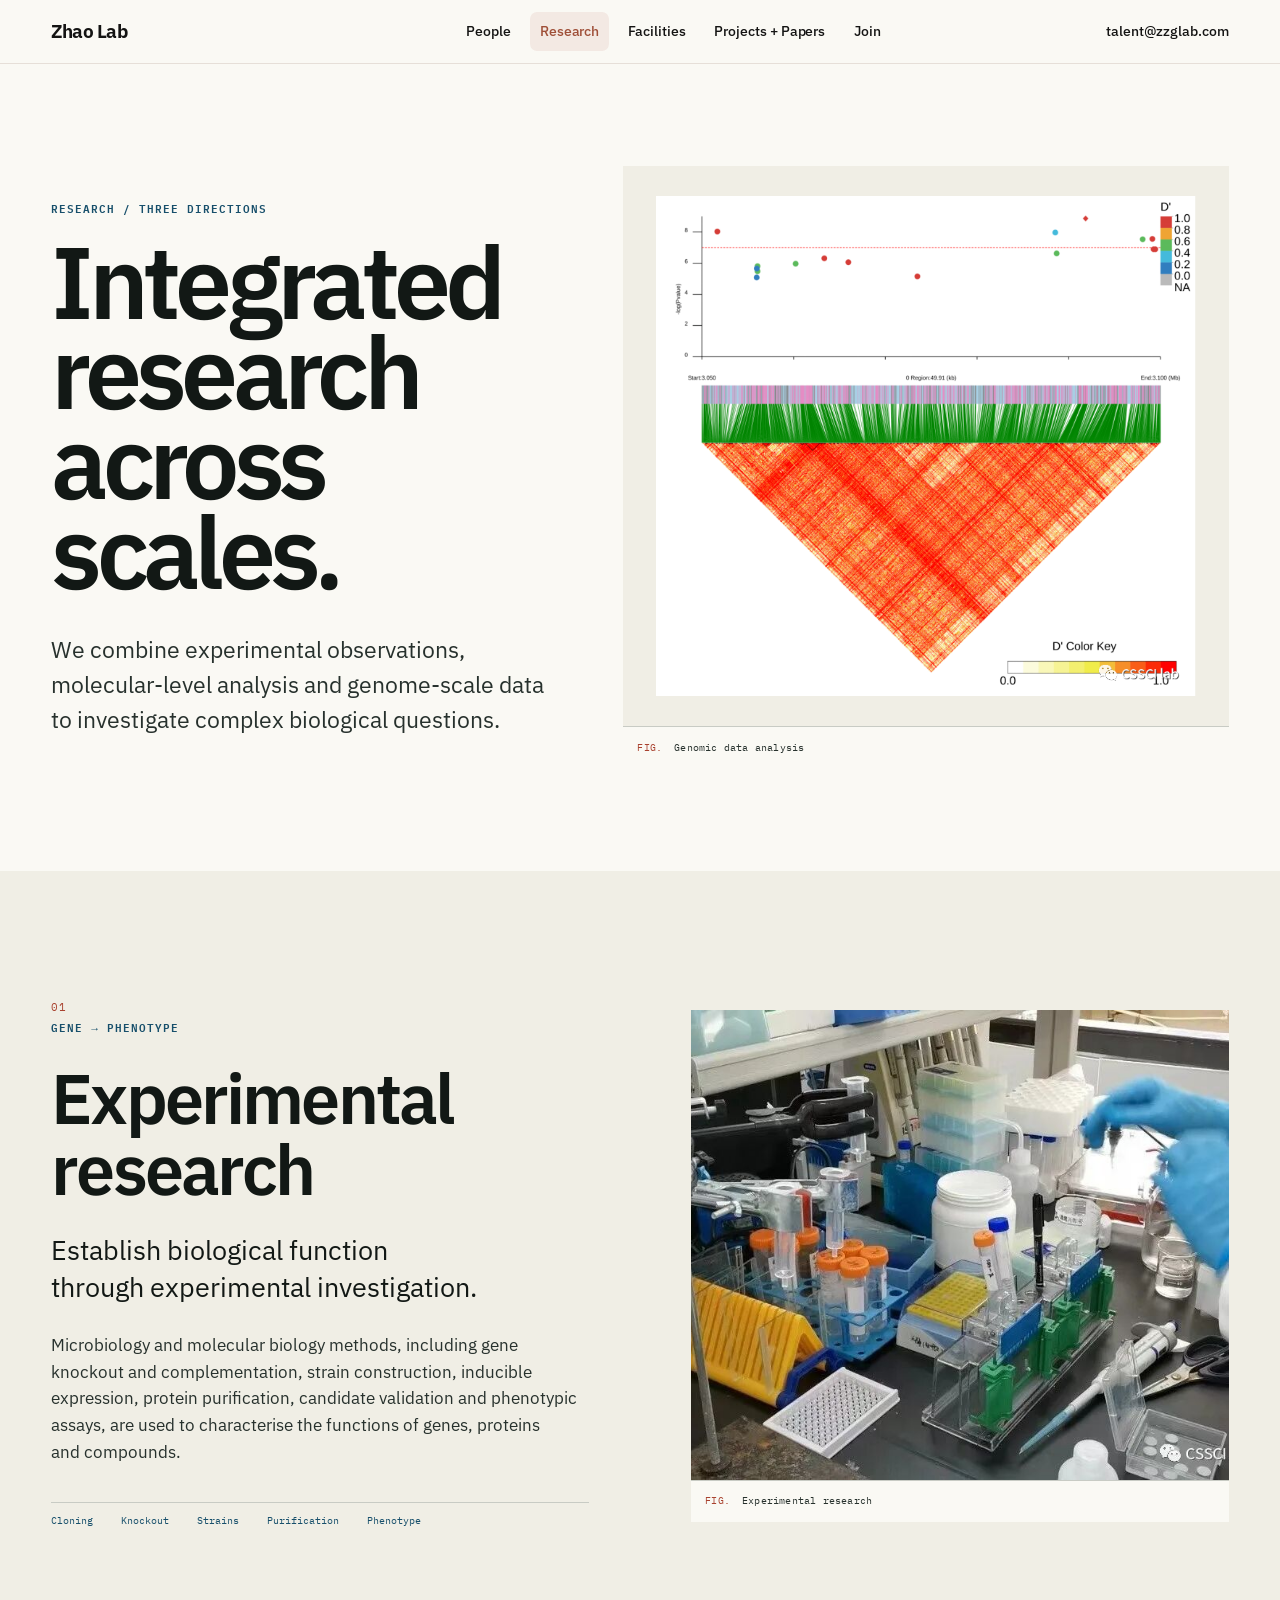
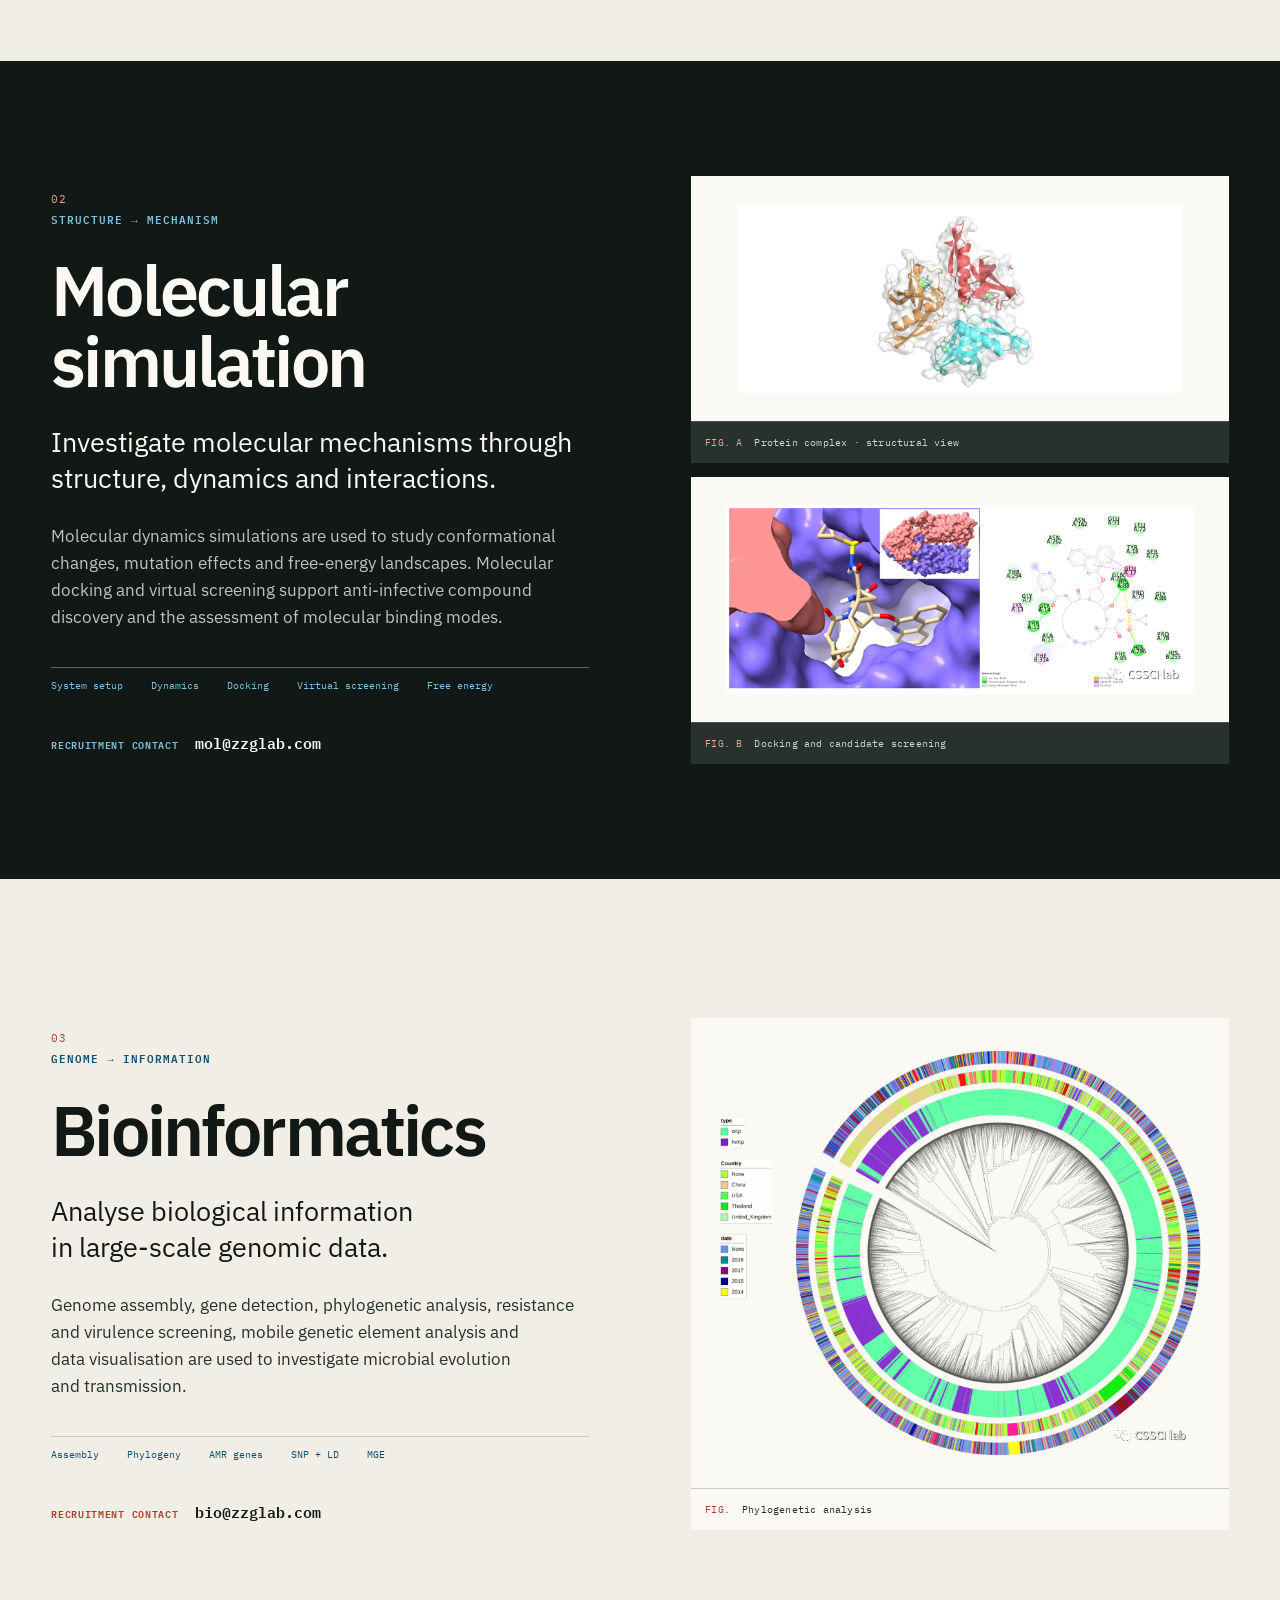
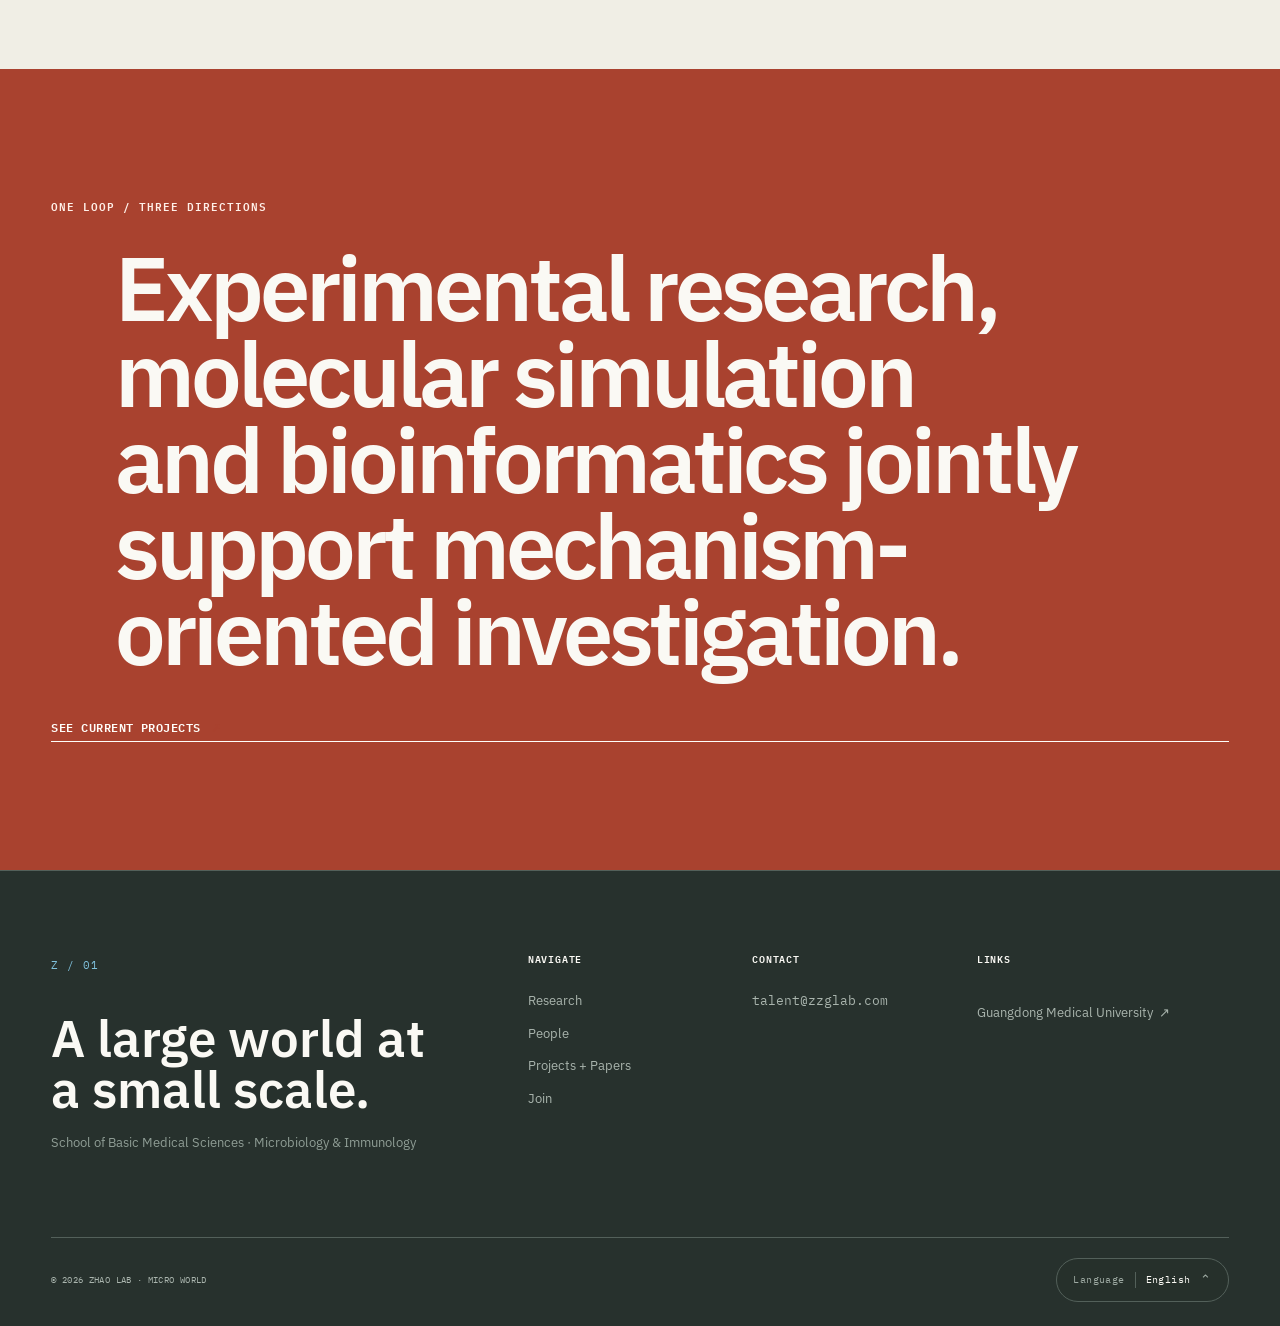
<file: zh/research.html>
<!DOCTYPE html>
<html lang="zh-CN">
<head>
  <meta charset="UTF-8">
  <meta name="viewport" content="width=device-width, initial-scale=1">
  <meta name="description" content="了解实验研究、分子模拟和生物信息三大研究方向。">
  <meta name="theme-color" content="#121815">
  <link rel="canonical" href="https://zzglab.com/zh/research.html">
  <link rel="alternate" hreflang="en" href="https://zzglab.com/research.html">
  <link rel="alternate" hreflang="x-default" href="https://zzglab.com/research.html">
  <meta property="og:type" content="website">
  <meta property="og:site_name" content="Zhao Lab · Micro World">
  <meta property="og:locale" content="zh_CN">
  <meta property="og:title" content="研究 | 微小的大世界">
  <meta property="og:description" content="了解实验研究、分子模拟和生物信息三大研究方向。">
  <meta property="og:url" content="https://zzglab.com/zh/research.html">
  <meta property="og:image" content="https://zzglab.com/assets/team-group.jpg">
  <meta name="twitter:card" content="summary_large_image">
  <title>研究 | 微小的大世界</title>
  <link rel="icon" href="../assets/zhao-lab-logo.png" type="image/png" sizes="1254x1254">
  <script src="../language-init.js?v=20260718-09"></script>
  <link rel="stylesheet" href="../styles.css?v=20260718-09">
  <script type="application/ld+json">{"@context":"https://schema.org","@type":"ResearchOrganization","name":"Zhao Lab · 微小的大世界","url":"https://zzglab.com/","email":"talent@zzglab.com","logo":"https://zzglab.com/assets/zhao-lab-logo.png","parentOrganization":{"@type":"CollegeOrUniversity","name":"广东医科大学"},"areaServed":"CN","knowsAbout":["实验研究","分子模拟","生物信息"]}</script>
</head>
<body data-page="research" data-lang="zh">
  <a class="skip-link" href="#main">跳到主要内容</a>
  <header class="site-header" data-header>
    <div class="header-inner">
      <a class="brand" href="index.html" aria-label="Zhao Lab 首页"><b>Zhao Lab</b></a>
      <nav class="primary-nav" id="primary-menu" aria-label="主导航"><a href="team.html">团队</a><a href="research.html" aria-current="page">研究</a><a href="facilities.html">科研平台</a><a href="projects.html">项目与论文</a><a href="join.html">加入我们</a></nav>
      <div class="header-tools">
        <span class="contact-link contact-email">talent@zzglab.com</span>
        <button class="menu-toggle" type="button" aria-controls="primary-menu" aria-expanded="false" data-open-label="打开菜单" data-close-label="关闭菜单" aria-label="打开菜单"><span></span><span></span></button>
      </div>
    </div>
  </header>
  <main id="main"><section class="page-hero research-hero"><div class="page-title reveal"><p class="kicker">RESEARCH / THREE DIRECTIONS</p><h1>跨越尺度的<br>综合研究</h1><p>我们综合实验观察、分子层面分析与基因组数据，研究复杂生命科学问题。</p></div><figure class="evidence-figure hero-data-figure reveal"><img src="../assets/ld-map.png" width="745" height="689" alt="连锁不平衡数据图" loading="lazy"><figcaption><span>FIG.</span>基因组数据分析</figcaption></figure></section><section class="research-record" id="experiment"><header class="research-copy reveal"><span class="section-index">01</span><p class="kicker">GENE → PHENOTYPE</p><h2>实验研究</h2><p class="research-lead">通过实验研究明确生物学功能。</p><p>综合运用基因敲除与回补、菌株构建、诱导表达、蛋白纯化、候选物验证和表型检测等微生物学与分子生物学方法，研究基因、蛋白质与化合物的生物学功能。</p><div class="method-line"><span>基因克隆</span><span>基因敲除</span><span>菌株构建</span><span>蛋白纯化</span><span>表型验证</span></div></header><figure class="evidence-figure reveal"><img src="../assets/bench-work.jpg" width="787" height="590" alt="成员在实验台处理样品" loading="lazy"><figcaption><span>FIG.</span>实验研究</figcaption></figure></section><section class="research-record ink-section" id="dynamics"><header class="research-copy reveal"><span class="section-index">02</span><p class="kicker">STRUCTURE → MECHANISM</p><h2>分子模拟</h2><p class="research-lead">从结构、动力学与相互作用层面解析分子机制。</p><p>分子动力学模拟用于研究构象变化、突变效应和自由能景观；分子对接与虚拟筛选用于抗感染候选化合物发现及分子结合模式评估。</p><div class="method-line"><span>体系构建</span><span>动力学模拟</span><span>分子对接</span><span>虚拟筛选</span><span>自由能</span></div><p class="direction-contact"><span>招新联系邮箱</span><b>mol@zzglab.com</b></p></header><div class="research-plates reveal"><figure class="evidence-figure"><img src="../assets/team-cover.jpg" width="1280" height="544" alt="蛋白质复合物三维结构" loading="lazy"><figcaption><span>FIG. A</span>蛋白质复合物 · 结构视图</figcaption></figure><figure class="evidence-figure"><img src="../assets/docking-result.png" width="722" height="291" alt="分子对接筛选结果" loading="lazy"><figcaption><span>FIG. B</span>分子对接与候选化合物筛选</figcaption></figure></div></section><section class="research-record" id="bioinfo"><header class="research-copy reveal"><span class="section-index">03</span><p class="kicker">GENOME → INFORMATION</p><h2>生物信息</h2><p class="research-lead">从大规模基因组数据中解析生物学信息。</p><p>通过基因组组装、基因识别、系统发育分析、耐药与毒力基因筛查、移动遗传元件分析和数据可视化，研究微生物的进化与传播。</p><div class="method-line"><span>序列组装</span><span>系统发育</span><span>耐药基因</span><span>SNP + LD</span><span>移动元件</span></div><p class="direction-contact"><span>招新联系邮箱</span><b>bio@zzglab.com</b></p></header><figure class="evidence-figure reveal"><img src="../assets/phylogeny.png" width="747" height="627" alt="往期研究中的系统发育树" loading="lazy"><figcaption><span>FIG.</span>系统发育分析</figcaption></figure></section><section class="join-callout"><p class="kicker">ONE LOOP / THREE DIRECTIONS</p><h2>实验研究、分子模拟与生物信息共同支持机制导向的科学研究</h2><a class="text-link" href="projects.html">查看研究项目<span aria-hidden="true">↗</span></a></section></main>
  <footer class="site-footer">
    <div class="footer-grid">
      <div class="footer-identity"><span class="registration-mark">Z / 01</span><h2>在微小尺度<br>发现大世界</h2><p>广东医科大学基础医学院 · 微生物学与免疫学</p></div>
      <div class="footer-column"><b>浏览</b><a href="research.html">研究</a><a href="team.html">团队</a><a href="projects.html">项目与论文</a><a href="join.html">加入我们</a></div>
      <div class="footer-column"><b>联系</b><span class="footer-email">talent@zzglab.com</span></div>
      <div class="footer-column"><b>友情链接</b><a class="affiliation-link" href="https://www.gdmu.edu.cn/" target="_blank" rel="noopener">广东医科大学<span aria-hidden="true">↗</span></a></div>
    </div>
    <div class="footer-legal"><span>© <span data-year></span> Zhao Lab · Micro World</span><div class="language-menu footer-language" data-language-menu><button class="language-trigger" type="button" aria-expanded="false" aria-controls="footer-language-options" aria-label="选择语言" data-language-trigger><span>Language</span><span class="language-current-label">中文</span><span class="language-chevron" aria-hidden="true">⌃</span></button><ul class="language-options" id="footer-language-options" data-language-options hidden><li><a data-language-switch data-language="en" href="../research.html?lang=en" lang="en">English</a></li><li><span aria-current="page">中文</span></li></ul></div></div>
  </footer>
  <script src="../script.js?v=20260718-09"></script>
</body>
</html>
</file>
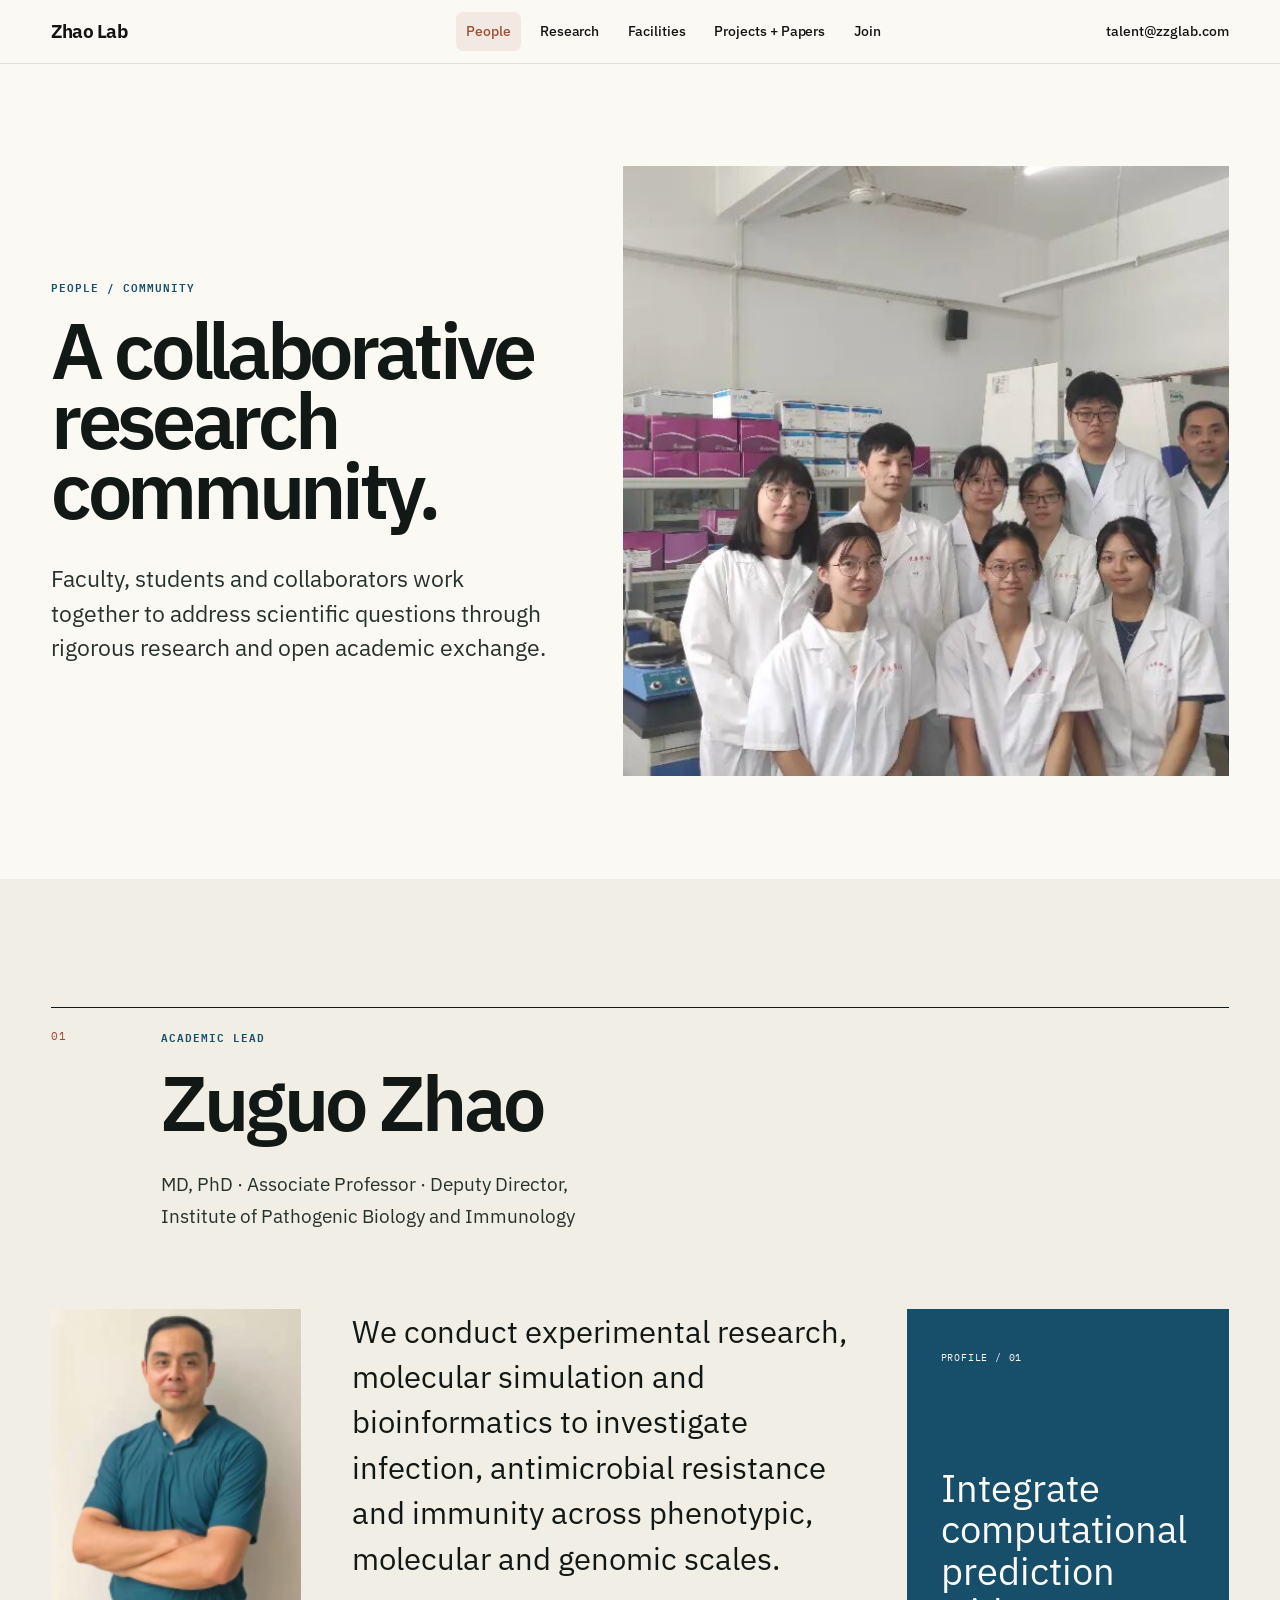
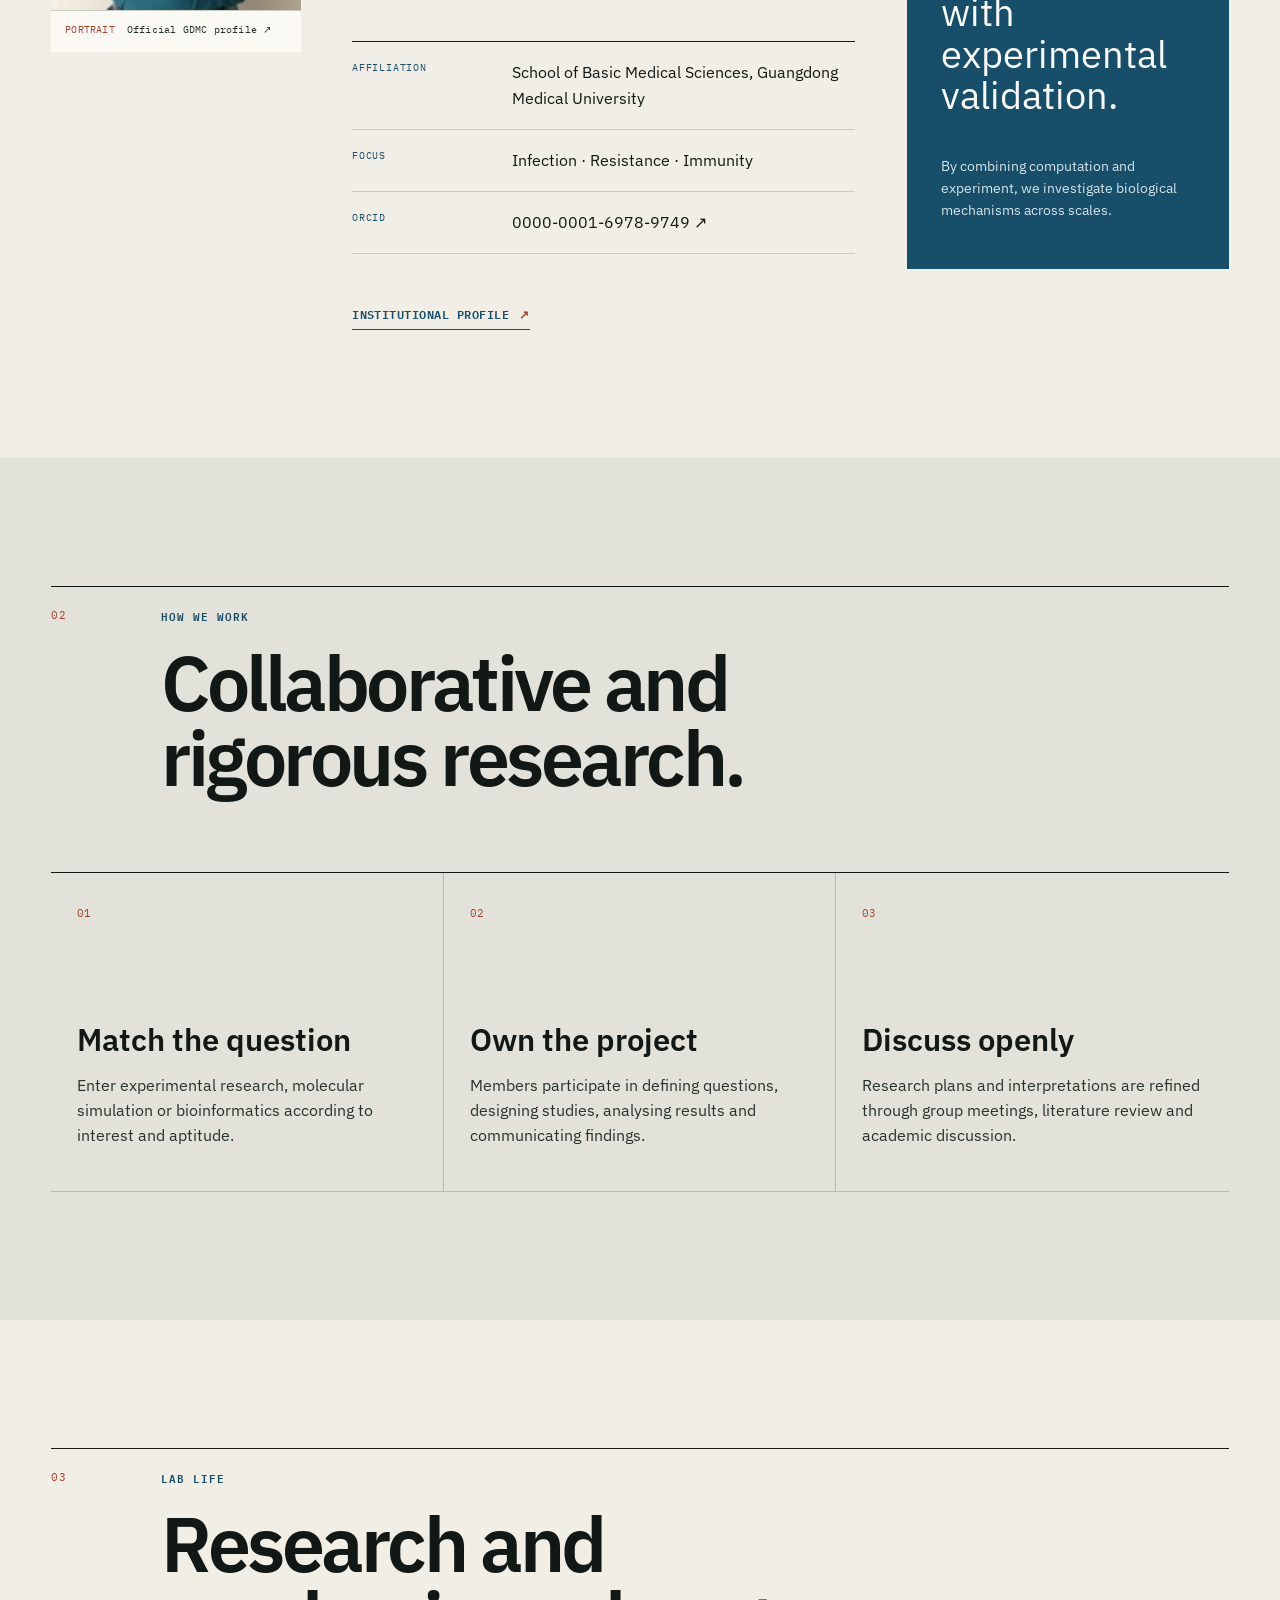
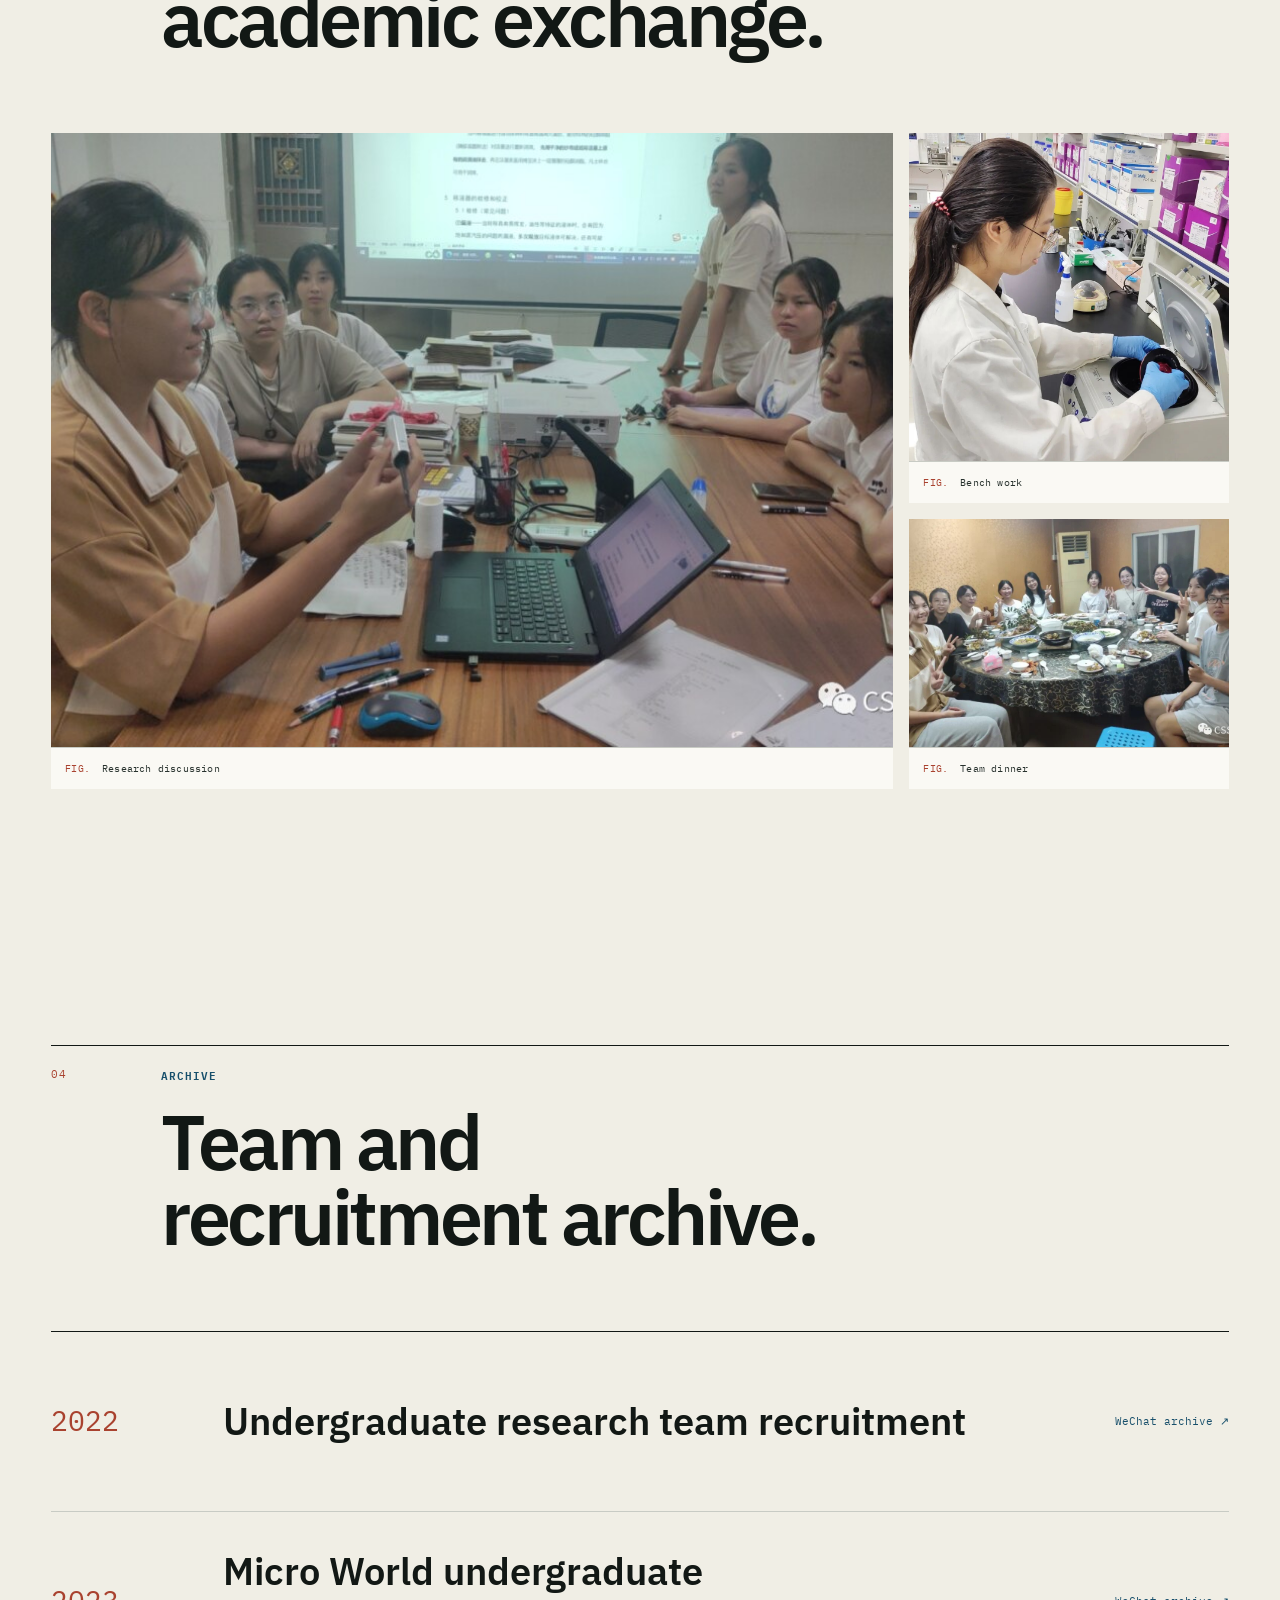
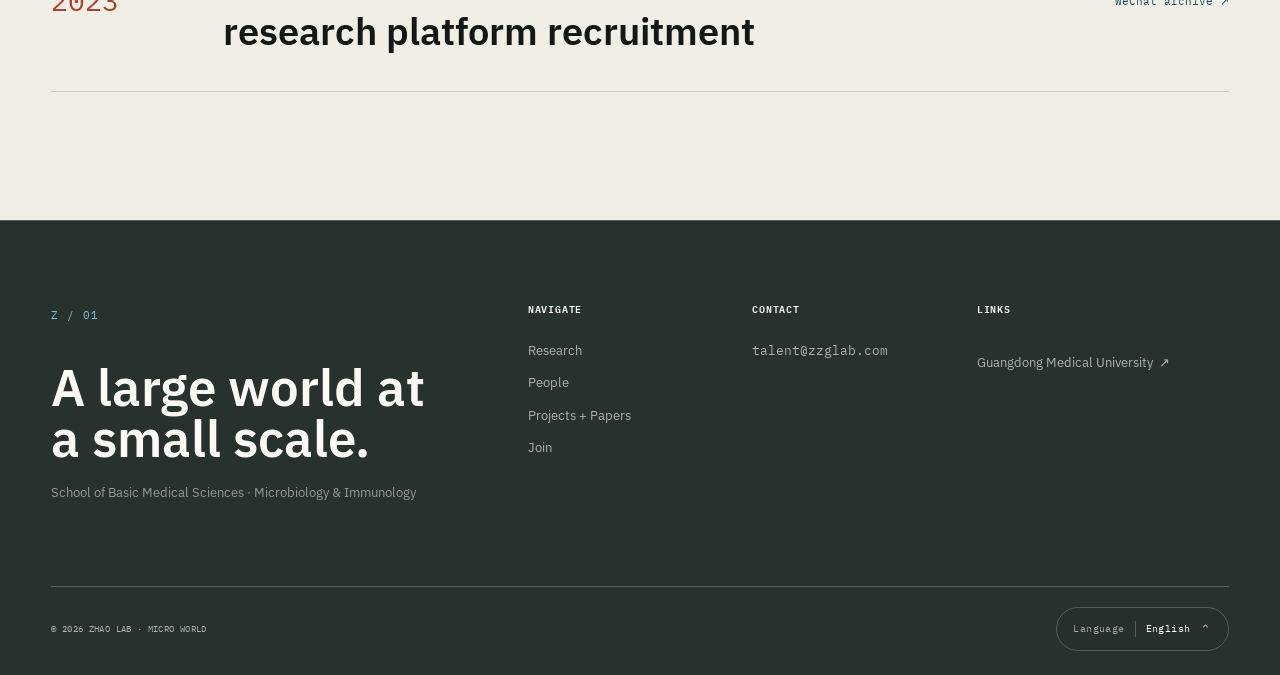
<file: zh/team.html>
<!DOCTYPE html>
<html lang="zh-CN">
<head>
  <meta charset="UTF-8">
  <meta name="viewport" content="width=device-width, initial-scale=1">
  <meta name="description" content="了解 Zhao Lab 的学术负责人、研究方向、人才培养与团队建设。">
  <meta name="theme-color" content="#121815">
  <link rel="canonical" href="https://zzglab.com/zh/team.html">
  <link rel="alternate" hreflang="en" href="https://zzglab.com/team.html">
  <link rel="alternate" hreflang="x-default" href="https://zzglab.com/team.html">
  <meta property="og:type" content="website">
  <meta property="og:site_name" content="Zhao Lab · Micro World">
  <meta property="og:locale" content="zh_CN">
  <meta property="og:title" content="团队 | 微小的大世界">
  <meta property="og:description" content="了解 Zhao Lab 的学术负责人、研究方向、人才培养与团队建设。">
  <meta property="og:url" content="https://zzglab.com/zh/team.html">
  <meta property="og:image" content="https://zzglab.com/assets/zuguo-zhao.png">
  <meta name="twitter:card" content="summary_large_image">
  <title>团队 | 微小的大世界</title>
  <link rel="icon" href="../assets/zhao-lab-logo.png" type="image/png" sizes="1254x1254">
  <script src="../language-init.js?v=20260718-09"></script>
  <link rel="stylesheet" href="../styles.css?v=20260718-09">
  <script type="application/ld+json">{"@context":"https://schema.org","@graph":[{"@type":"ResearchOrganization","@id":"https://zzglab.com/#organization","name":"Zhao Lab · 微小的大世界","url":"https://zzglab.com/","email":"talent@zzglab.com","logo":"https://zzglab.com/assets/zhao-lab-logo.png","parentOrganization":{"@type":"CollegeOrUniversity","name":"广东医科大学"},"areaServed":"CN","knowsAbout":["实验研究","分子模拟","生物信息"]},{"@type":"Person","name":"赵祖国","alternateName":"Zuguo Zhao","image":"https://zzglab.com/assets/zuguo-zhao.png","jobTitle":"副教授","affiliation":{"@type":"CollegeOrUniversity","name":"广东医科大学"},"sameAs":["https://orcid.org/0000-0001-6978-9749","https://jcyxy.gdmu.edu.cn/info/1038/1681.htm"]}]}</script>
</head>
<body data-page="team" data-lang="zh">
  <a class="skip-link" href="#main">跳到主要内容</a>
  <header class="site-header" data-header>
    <div class="header-inner">
      <a class="brand" href="index.html" aria-label="Zhao Lab 首页"><b>Zhao Lab</b></a>
      <nav class="primary-nav" id="primary-menu" aria-label="主导航"><a href="team.html" aria-current="page">团队</a><a href="research.html">研究</a><a href="facilities.html">科研平台</a><a href="projects.html">项目与论文</a><a href="join.html">加入我们</a></nav>
      <div class="header-tools">
        <span class="contact-link contact-email">talent@zzglab.com</span>
        <button class="menu-toggle" type="button" aria-controls="primary-menu" aria-expanded="false" data-open-label="打开菜单" data-close-label="关闭菜单" aria-label="打开菜单"><span></span><span></span></button>
      </div>
    </div>
  </header>
  <main id="main"><section class="page-hero people-hero"><div class="page-title reveal"><p class="kicker">PEOPLE / COMMUNITY</p><h1>协作严谨的<br>科研团队</h1><p>教师、学生与合作人员围绕科学问题协同开展研究，并通过规范方法和学术交流保障研究质量。</p></div><figure class="evidence-figure hero-figure reveal"><img src="../assets/team-with-pi.jpg" width="1080" height="607" alt="赵祖国老师与团队成员合影" loading="lazy"><figcaption><span>FIG.</span>赵祖国老师与团队成员 · 2022</figcaption></figure></section>
  <section class="section-block profile-section" id="lead"><header class="section-head reveal"><span class="section-index">01</span><div><p class="kicker">ACADEMIC LEAD</p><h2>赵祖国</h2><p class="section-intro">医学博士 · 副教授 · 病原生物学与免疫学研究所副所长</p></div></header>
    <div class="profile-grid"><figure class="evidence-figure profile-portrait reveal"><img src="../assets/zuguo-zhao.png" width="174" height="210" alt="赵祖国副教授肖像" loading="lazy"><figcaption><span>PORTRAIT</span><a href="https://jcyxy.gdmu.edu.cn/info/1038/1681.htm" target="_blank" rel="noopener">广东医科大学官方教师主页 ↗</a></figcaption></figure><div class="profile-abstract reveal"><p>我们开展实验研究、分子模拟和生物信息研究，围绕感染、耐药与免疫问题，从实验表型、分子机制和基因组层面进行综合分析。</p><dl><div><dt>单位</dt><dd>广东医科大学基础医学院</dd></div><div><dt>研究主题</dt><dd>感染 · 耐药 · 免疫</dd></div><div><dt>ORCID</dt><dd><a href="https://orcid.org/0000-0001-6978-9749" target="_blank" rel="noopener">0000-0001-6978-9749 ↗</a></dd></div></dl><a class="text-link" href="https://jcyxy.gdmu.edu.cn/info/1038/1681.htm" target="_blank" rel="noopener">学校官方简介<span aria-hidden="true">↗</span></a></div><aside class="profile-note reveal"><span>PROFILE / 01</span><blockquote>推动计算预测与实验验证相互结合。</blockquote><p>我们通过计算与实验相结合，研究不同尺度上的生物学机制。</p></aside></div>
  </section>
  <section class="section-block muted-section" id="model"><header class="section-head reveal"><span class="section-index">02</span><div><p class="kicker">HOW WE WORK</p><h2>协作、规范的<br>科研工作方式</h2></div></header>
    <div class="principle-ledger"><article class="reveal"><span>01</span><h3>匹配问题</h3><p>根据个人兴趣与能力进入实验研究、分子模拟或生物信息方向。</p></article><article class="reveal"><span>02</span><h3>承担课题</h3><p>成员参与科学问题凝练、研究方案设计、结果分析与成果交流。</p></article><article class="reveal"><span>03</span><h3>公开讨论</h3><p>通过组会、文献研读与学术讨论持续完善研究方案和结果解释。</p></article></div>
  </section>
  <section class="gallery-section" id="life"><header class="section-head reveal"><span class="section-index">03</span><div><p class="kicker">LAB LIFE</p><h2>科研与学术交流</h2></div></header><div class="editorial-gallery"><figure class="evidence-figure gallery-wide reveal"><img src="../assets/team-discussion.jpg" width="1080" height="608" alt="团队成员进行学习交流" loading="lazy"><figcaption><span>FIG.</span>成员学习交流</figcaption></figure><figure class="evidence-figure  reveal"><img src="../assets/member-bench.jpg" width="1080" height="1440" alt="成员在实验台开展实验" loading="lazy"><figcaption><span>FIG.</span>实验操作</figcaption></figure><figure class="evidence-figure  reveal"><img src="../assets/team-dinner.jpg" width="1080" height="608" alt="团队成员聚餐" loading="lazy"><figcaption><span>FIG.</span>团队聚餐</figcaption></figure></div></section>
  <section class="section-block archive-section" id="archive"><header class="section-head reveal"><span class="section-index">04</span><div><p class="kicker">ARCHIVE</p><h2>团队与招募档案</h2></div></header>
    <div class="archive-ledger"><a href="https://mp.weixin.qq.com/s/E1dsxLdsI21Svth4Rgy1lQ" target="_blank" rel="noopener"><time>2022</time><h3>本科科研团队招新</h3><span>WeChat archive ↗</span></a><a href="https://mp.weixin.qq.com/s/TVvQof7juSj4tQlrsvX_kg" target="_blank" rel="noopener"><time>2023</time><h3>微小的大世界本科生科研平台招新</h3><span>WeChat archive ↗</span></a></div>
  </section></main>
  <footer class="site-footer">
    <div class="footer-grid">
      <div class="footer-identity"><span class="registration-mark">Z / 01</span><h2>在微小尺度<br>发现大世界</h2><p>广东医科大学基础医学院 · 微生物学与免疫学</p></div>
      <div class="footer-column"><b>浏览</b><a href="research.html">研究</a><a href="team.html">团队</a><a href="projects.html">项目与论文</a><a href="join.html">加入我们</a></div>
      <div class="footer-column"><b>联系</b><span class="footer-email">talent@zzglab.com</span></div>
      <div class="footer-column"><b>友情链接</b><a class="affiliation-link" href="https://www.gdmu.edu.cn/" target="_blank" rel="noopener">广东医科大学<span aria-hidden="true">↗</span></a></div>
    </div>
    <div class="footer-legal"><span>© <span data-year></span> Zhao Lab · Micro World</span><div class="language-menu footer-language" data-language-menu><button class="language-trigger" type="button" aria-expanded="false" aria-controls="footer-language-options" aria-label="选择语言" data-language-trigger><span>Language</span><span class="language-current-label">中文</span><span class="language-chevron" aria-hidden="true">⌃</span></button><ul class="language-options" id="footer-language-options" data-language-options hidden><li><a data-language-switch data-language="en" href="../team.html?lang=en" lang="en">English</a></li><li><span aria-current="page">中文</span></li></ul></div></div>
  </footer>
  <script src="../script.js?v=20260718-09"></script>
</body>
</html>
</file>
<file: styles.css>
@font-face {
  font-family: "IBM Plex Sans";
  src: url("assets/fonts/ibm-plex-sans.woff2") format("woff2");
  font-style: normal;
  font-weight: 300 700;
  font-display: swap;
}

@font-face {
  font-family: "IBM Plex Mono";
  src: url("assets/fonts/ibm-plex-mono.woff2") format("woff2");
  font-style: normal;
  font-weight: 400;
  font-display: swap;
}

@font-face {
  font-family: "IBM Plex Mono";
  src: url("assets/fonts/ibm-plex-mono-600.woff2") format("woff2");
  font-style: normal;
  font-weight: 600;
  font-display: swap;
}

:root {
  --paper: #f0eee5;
  --paper-bright: #faf9f4;
  --paper-deep: #e3e2da;
  --ink: #121815;
  --ink-soft: #27312d;
  --glass: #b9c2bc;
  --rule: #c8cbc4;
  --blue: #174f6b;
  --blue-bright: #277697;
  --oxide: #a9422f;
  --claude-canvas: #faf9f5;
  --claude-ink: #141413;
  --claude-coral: #cc785c;
  --claude-hairline: #e6dfd8;
  --claude-hover: #f0ebe3;
  --white: #fffefa;
  --max: 1320px;
  --gutter: clamp(20px, 4vw, 64px);
  --serif: "IBM Plex Sans", "Source Han Sans SC", "Noto Sans CJK SC", sans-serif;
  --sans: "IBM Plex Sans", "Source Han Sans SC", "Noto Sans CJK SC", sans-serif;
  --mono: "IBM Plex Mono", "SFMono-Regular", Consolas, monospace;
}

* { box-sizing: border-box; }
html { scroll-behavior: smooth; scroll-padding-top: 88px; -webkit-text-size-adjust: 100%; text-size-adjust: 100%; }
body { margin: 0; overflow-x: hidden; color: var(--ink); background: var(--paper); font-family: var(--sans); font-size: 16px; line-height: 1.58; -webkit-font-smoothing: antialiased; }
body.menu-open { overflow: hidden; }
a { color: inherit; text-decoration: none; }
img { max-width: 100%; height: auto; }
button { color: inherit; font: inherit; }
figure { margin: 0; }
main *, .header-inner > *, .footer-grid > * { min-width: 0; }
h1, h2, h3, p, a, button { overflow-wrap: break-word; }
h1, h2, h3 { overflow-wrap: normal; word-break: normal; text-wrap: balance; }
p { text-wrap: pretty; }
::selection { color: var(--white); background: var(--blue); }

.skip-link { position: fixed; left: 16px; top: -80px; z-index: 1000; padding: 12px 18px; color: var(--white); background: var(--oxide); transition: top .2s ease; }
.skip-link:focus { top: 12px; }
:focus-visible { outline: 3px solid var(--oxide); outline-offset: 4px; }

.site-header { height: 64px; position: sticky; top: 0; z-index: 100; color: var(--claude-ink); background: rgba(250, 249, 245, .96); border-bottom: 1px solid var(--claude-hairline); -webkit-backdrop-filter: blur(16px); backdrop-filter: blur(16px); }
.header-inner { width: min(1240px, calc(100% - 2 * var(--gutter))); height: 100%; margin: auto; display: grid; grid-template-columns: minmax(130px, 190px) minmax(0, 1fr) auto; align-items: center; gap: clamp(18px, 2.5vw, 36px); }
.brand { display: inline-flex; align-items: center; width: max-content; }
.brand b { display: block; font-family: var(--sans); font-size: 19px; font-weight: 650; line-height: 1; letter-spacing: -.025em; }
.primary-nav { display: flex; justify-content: center; gap: clamp(2px, .7vw, 10px); }
.primary-nav a, .header-tools .contact-link { position: relative; color: var(--claude-ink); font-family: var(--sans); font-size: 14px; font-weight: 500; letter-spacing: -.005em; }
.primary-nav a { padding: 8px 10px; border-radius: 7px; transition: color .18s ease, background .18s ease; }
.primary-nav a:hover { background: var(--claude-hover); }
.primary-nav a[aria-current="page"] { color: #9f4f38; background: #f3e9e3; }
.header-tools { display: flex; align-items: center; gap: 18px; }
.language-menu { position: relative; }
.language-trigger { min-height: 44px; display: inline-flex; align-items: center; gap: 10px; padding: 0 16px; border: 1px solid #53605a; border-radius: 999px; color: #9eaaa3; background: #26302b; font-family: var(--mono); font-size: 10px; letter-spacing: .04em; cursor: pointer; transition: color .2s ease, border-color .2s ease, background .2s ease; }
.language-trigger:hover, .language-trigger[aria-expanded="true"] { color: var(--paper-bright); }
.language-trigger:hover { border-color: #78867e; background: #2c3731; }
.language-current-label { padding-left: 10px; border-left: 1px solid #53605a; color: var(--paper-bright); }
.language-chevron { font-size: 13px; line-height: 1; transition: transform .2s ease; }
.language-trigger[aria-expanded="true"] .language-chevron { transform: rotate(180deg); }
.language-options { width: 180px; position: absolute; right: 0; bottom: calc(100% + 10px); z-index: 110; margin: 0; padding: 7px 14px; list-style: none; color: var(--paper-bright); background: var(--ink-soft); border: 1px solid #53605a; box-shadow: 0 18px 45px rgba(0, 0, 0, .22); }
.language-options[hidden] { display: none; }
.language-options li + li { border-top: 1px solid #47534e; }
.language-options a, .language-options span { min-height: 42px; display: flex; align-items: center; font-family: var(--mono); font-size: 10px; letter-spacing: .04em; text-transform: none; }
.language-options a { color: var(--paper-bright); }
.language-options a:hover { color: #7fc1dc; }
.language-options [aria-current="page"] { color: #829088; }
.contact-link { min-height: 40px; display: inline-flex; align-items: center; padding: 0; border: 0; background: transparent; }
.contact-email { color: #6f4a3d; font-family: var(--mono); font-size: 11px; letter-spacing: .01em; white-space: nowrap; }
.sr-only { width: 1px !important; height: 1px !important; position: absolute !important; overflow: hidden !important; clip: rect(0, 0, 0, 0) !important; white-space: nowrap !important; clip-path: inset(50%) !important; }
.menu-toggle { width: 42px; height: 42px; display: none; padding: 0; border: 1px solid var(--claude-hairline); border-radius: 7px; background: transparent; }
.menu-toggle span { width: 18px; height: 1px; display: block; margin: 5px auto; background: currentColor; transition: transform .25s ease; }
.menu-open .menu-toggle span:first-child { transform: translateY(3px) rotate(45deg); }
.menu-open .menu-toggle span:last-child { transform: translateY(-3px) rotate(-45deg); }

.grid-field { background-image: linear-gradient(to right, transparent calc(100% - 1px), rgba(18, 24, 21, .08) 1px); background-size: calc((100% - 2 * var(--gutter)) / 12) 100%; background-position: var(--gutter) 0; }
.kicker, .section-index, .registration-mark, .image-credit { font-family: var(--mono); font-size: 11px; letter-spacing: .09em; text-transform: uppercase; }
.kicker { margin: 0 0 20px; color: var(--blue); font-weight: 600; }
.ink-section .kicker { color: #7fc1dc; }
h1, h2, h3 { font-family: var(--serif); font-weight: 600; }

.home-hero { min-height: calc(100vh - 64px); min-height: calc(100svh - 64px); padding: clamp(48px, 7vw, 104px) var(--gutter) 42px; display: grid; grid-template-columns: minmax(300px, .78fr) minmax(0, 1.22fr); grid-template-rows: 1fr auto; gap: 32px clamp(32px, 5vw, 80px); background-color: var(--paper); }
.hero-statement { align-self: center; padding-left: max(0px, calc((100vw - var(--max)) / 2 - var(--gutter))); }
.hero-statement h1 { max-width: 720px; margin: 0; font-size: clamp(60px, 7.4vw, 112px); line-height: .88; letter-spacing: -.045em; }
[lang="zh-CN"] .hero-statement h1 { font-size: clamp(58px, 7vw, 102px); line-height: 1; }
.hero-lead { max-width: 660px; margin: 36px 0 0; color: var(--ink-soft); font-family: var(--serif); font-size: clamp(21px, 2vw, 29px); line-height: 1.45; }
.hero-lead, .page-title > p:last-of-type, .section-intro, .research-lead { text-wrap: balance; }
.hero-actions { display: flex; flex-wrap: wrap; gap: 26px; margin-top: 42px; }
.text-link { width: max-content; display: inline-flex; align-items: center; gap: 10px; padding: 7px 0 5px; color: var(--blue); border-bottom: 1px solid currentColor; font-family: var(--mono); font-size: 12px; font-weight: 600; letter-spacing: .04em; text-transform: uppercase; }
.text-link span { color: var(--oxide); }
.ink-section .text-link { color: #b7dce9; }
.hero-figure { min-height: 610px; align-self: stretch; }
.hero-figure img { height: 100%; min-height: 610px; object-fit: cover; }
.hero-register { grid-column: 1 / -1; display: grid; grid-template-columns: repeat(3, 1fr); border-top: 1px solid var(--ink); }
.hero-register div { min-height: 82px; padding: 18px 22px 10px 0; border-right: 1px solid var(--rule); }
.hero-register div:not(:first-child) { padding-left: 22px; }
.hero-register div:last-child { border: 0; }
.hero-register span, .hero-register b { display: block; }
.hero-register span { color: var(--blue); font-family: var(--mono); font-size: 9px; letter-spacing: .1em; }
.hero-register b { margin-top: 8px; font-family: var(--mono); font-size: 13px; font-weight: 500; }

.evidence-figure { position: relative; overflow: hidden; background: var(--paper-deep); }
.evidence-figure img { width: 100%; display: block; object-fit: cover; }
.evidence-figure figcaption { min-height: 42px; padding: 11px 14px; display: flex; gap: 12px; align-items: center; color: var(--ink-soft); background: var(--paper-bright); border-top: 1px solid var(--rule); font-family: var(--mono); font-size: 10px; letter-spacing: .02em; }
.evidence-figure figcaption span { color: var(--oxide); }
.ink-section .evidence-figure figcaption { color: #ccd6d0; background: var(--ink-soft); border-color: #46534d; }
.ink-section .evidence-figure figcaption span { color: #e8a395; }

.section-block, .gallery-section, .publication-section { padding: clamp(88px, 10vw, 160px) var(--gutter); }
.section-block > *, .gallery-section > *, .publication-section > * { width: min(var(--max), 100%); margin-left: auto; margin-right: auto; }
.muted-section { background: var(--paper-deep); }
.section-head { margin-bottom: clamp(44px, 6vw, 84px); display: grid; grid-template-columns: 110px minmax(0, 1fr); border-top: 1px solid var(--ink); padding-top: 20px; }
.section-index { color: var(--oxide); }
.ink-section .section-index { color: #e8a395; }
.section-head h2 { max-width: 980px; margin: 0; font-size: clamp(46px, 6vw, 88px); line-height: .98; letter-spacing: -.045em; }
[lang="zh-CN"] .section-head h2 { line-height: 1.12; }
.section-intro { max-width: 760px; margin: 28px 0 0; color: var(--ink-soft); font-size: clamp(17px, 1.5vw, 21px); line-height: 1.65; }
.ink-section .section-head { border-color: #65736c; }
.ink-section .section-intro { color: #b9c5be; }

.scale-ledger { display: grid; grid-template-columns: repeat(3, 1fr); border-top: 1px solid var(--ink); border-bottom: 1px solid var(--ink); }
.scale-ledger a { min-height: 360px; padding: 24px 26px 32px; position: relative; border-right: 1px solid var(--rule); transition: background .25s ease, color .25s ease; }
.scale-ledger a:last-child { border: 0; }
.scale-ledger a:hover { color: var(--paper-bright); background: var(--blue); }
.scale-ledger span { font-family: var(--mono); font-size: 10px; letter-spacing: .08em; }
.scale-ledger h3 { margin: 120px 0 20px; font-size: clamp(27px, 2.3vw, 36px); line-height: 1.08; }
.scale-ledger p { color: var(--ink-soft); font-size: 14px; }
.scale-ledger a:hover p { color: #e7efea; }

.photo-essay { min-height: 780px; display: grid; grid-template-columns: .78fr 1.22fr; }
.photo-copy { padding: clamp(64px, 8vw, 120px) var(--gutter); align-self: center; }
.photo-copy h2 { max-width: 610px; margin: 60px 0 24px; color: var(--paper-bright); font-size: clamp(48px, 4.5vw, 64px); line-height: .98; letter-spacing: -.045em; }
.photo-copy > p:not(.kicker) { max-width: 560px; color: #bdc8c1; font-size: 19px; }
.photo-essay > figure img { height: 100%; min-height: 738px; }
.photo-essay > figure figcaption { position: absolute; left: 0; right: 0; bottom: 0; }
.ink-section { color: var(--paper-bright); background: var(--ink); }

.work-ledger, .archive-ledger { border-top: 1px solid var(--ink); }
.work-ledger a { min-height: 170px; display: grid; grid-template-columns: 140px minmax(0, 1fr) auto; gap: 32px; align-items: center; border-bottom: 1px solid var(--rule); }
.work-ledger span, .work-ledger b { font-family: var(--mono); font-size: 11px; letter-spacing: .04em; }
.work-ledger h3 { margin: 0; font-size: clamp(26px, 3vw, 42px); line-height: 1.12; transition: color .2s ease; }
.work-ledger b { color: var(--blue); font-weight: 500; }
.work-ledger a:hover h3 { color: var(--oxide); }

.paper-preview { min-height: 760px; padding: clamp(88px, 10vw, 150px) var(--gutter); display: grid; grid-template-columns: .9fr 1.1fr; gap: clamp(40px, 6vw, 100px); align-items: center; background-color: var(--paper-bright); }
.paper-preview .section-head { grid-template-columns: 90px 1fr; }
.paper-preview .section-head h2 { font-size: clamp(46px, 5vw, 72px); }
.paper-art img { max-height: 600px; object-fit: contain; padding: 36px; background: var(--white); }

.join-callout { padding: clamp(76px, 10vw, 150px) var(--gutter); color: var(--paper-bright); background: var(--oxide); }
.join-callout > * { width: min(var(--max), 100%); margin-left: auto; margin-right: auto; }
.join-callout .kicker { color: #fff0e9; }
.join-callout h2 { max-width: 1050px; margin-top: 30px; margin-bottom: 36px; font-size: clamp(50px, 7vw, 102px); line-height: .96; letter-spacing: -.045em; }
[lang="zh-CN"] .join-callout h2 { line-height: 1.08; letter-spacing: -.035em; }
.join-callout .text-link { color: var(--white); }

.page-hero { min-height: 720px; padding: clamp(64px, 8vw, 120px) var(--gutter); display: grid; grid-template-columns: .9fr 1.1fr; gap: clamp(40px, 6vw, 100px); align-items: center; background: var(--paper-bright); }
.page-title { width: 100%; max-width: 710px; justify-self: end; }
.page-title h1 { margin: 0; font-size: clamp(64px, 8vw, 116px); line-height: .88; letter-spacing: -.055em; }
[lang="zh-CN"] .page-title h1 { line-height: 1.04; }
.people-hero .page-title h1 { font-size: clamp(62px, 6.2vw, 90px); }
.project-hero .page-title h1 { font-size: clamp(64px, 7vw, 102px); }
.join-hero .page-title h1 { font-size: clamp(64px, 6.5vw, 96px); }
.page-title > p:last-of-type { max-width: 650px; margin: 36px 0 0; color: var(--ink-soft); font-family: var(--serif); font-size: clamp(20px, 1.8vw, 27px); line-height: 1.5; }
.page-title .text-link { margin-top: 34px; }
.people-hero .hero-figure img { min-height: 560px; }
.research-hero .hero-data-figure img { max-height: 560px; object-fit: contain; padding: 30px; background: var(--paper); }
.portrait-figure img { height: 600px; object-fit: cover; object-position: center 35%; }

.profile-grid { display: grid; grid-template-columns: minmax(190px, .62fr) 1.25fr .8fr; gap: clamp(30px, 4vw, 70px); }
.profile-portrait { width: 100%; max-width: 260px; justify-self: center; align-self: start; }
.profile-portrait img { width: 100%; aspect-ratio: 174 / 210; object-fit: cover; background: var(--paper-deep); }
.profile-portrait figcaption { flex-wrap: wrap; align-items: flex-start; }
.profile-portrait figcaption a { flex: 1 1 130px; }
.profile-abstract > p { margin-top: 0; font-family: var(--serif); font-size: clamp(23px, 2.4vw, 35px); line-height: 1.48; }
.profile-abstract dl { margin: 60px 0 44px; border-top: 1px solid var(--ink); }
.profile-abstract dl div { padding: 18px 0; display: grid; grid-template-columns: 160px 1fr; border-bottom: 1px solid var(--rule); }
.profile-abstract dt { color: var(--blue); font-family: var(--mono); font-size: 10px; letter-spacing: .08em; }
.profile-abstract dd { margin: 0; }
.profile-note { padding: 34px; align-self: start; color: var(--paper-bright); background: var(--blue); }
.profile-note > span { font-family: var(--mono); font-size: 10px; letter-spacing: .08em; }
.profile-note blockquote { margin: 100px 0 38px; font-family: var(--serif); font-size: clamp(31px, 3vw, 45px); line-height: 1.08; }
.profile-note p { color: #d6e3e7; font-size: 14px; }

.principle-ledger, .value-ledger { display: grid; grid-template-columns: repeat(3, 1fr); border-top: 1px solid var(--ink); }
.principle-ledger article, .value-ledger article { min-height: 310px; padding: 26px; border-right: 1px solid #b6bab4; border-bottom: 1px solid #b6bab4; }
.principle-ledger article:last-child { border-right: 0; }
.principle-ledger span, .principle-ledger b, .value-ledger b { color: var(--oxide); font-family: var(--mono); font-size: 11px; }
.principle-ledger h3, .value-ledger h3 { margin: 100px 0 16px; font-size: 31px; line-height: 1.05; }
.principle-ledger p, .value-ledger p { color: var(--ink-soft); }

.editorial-gallery, .facility-gallery { display: grid; grid-template-columns: 1.45fr .55fr; grid-template-rows: 370px 270px; gap: 16px; }
.editorial-gallery .gallery-wide, .facility-gallery .gallery-wide { grid-row: 1 / 3; }
.editorial-gallery img, .facility-gallery img { height: calc(100% - 42px); object-fit: cover; }
.editorial-gallery figure, .facility-gallery figure { height: 100%; }
.archive-ledger a { min-height: 180px; display: grid; grid-template-columns: 140px 1fr 180px; align-items: center; gap: 32px; border-bottom: 1px solid var(--rule); }
.archive-ledger time { color: var(--oxide); font-family: var(--mono); font-size: 28px; }
.archive-ledger h3 { margin: 0; font-size: clamp(25px, 3vw, 38px); }
.archive-ledger span { color: var(--blue); font-family: var(--mono); font-size: 11px; text-align: right; }

.research-record { min-height: 790px; padding: clamp(80px, 9vw, 140px) var(--gutter); display: grid; grid-template-columns: 1fr 1fr; gap: clamp(50px, 8vw, 130px); align-items: center; }
.research-record > * { max-width: 650px; }
.research-record .research-copy { justify-self: end; }
.research-copy h2 { margin: 28px 0; font-size: clamp(49px, 5.5vw, 78px); line-height: 1; letter-spacing: -.04em; }
.research-lead { max-width: 590px; font-family: var(--serif); font-size: clamp(23px, 2.1vw, 31px); line-height: 1.35; }
.research-copy > p:not(.kicker, .research-lead, .direction-contact) { max-width: 620px; color: var(--ink-soft); font-size: 17px; }
.ink-section .research-copy > p:not(.kicker, .research-lead, .direction-contact) { color: #b9c5be; }
.method-line { margin-top: 36px; display: flex; flex-wrap: wrap; border-top: 1px solid var(--rule); }
.method-line span { padding: 10px 14px 10px 0; margin-right: 14px; color: var(--blue); font-family: var(--mono); font-size: 10px; }
.ink-section .method-line { border-color: #5a6761; }
.ink-section .method-line span { color: #7fc1dc; }
.direction-contact { margin: 28px 0 0; display: flex; align-items: baseline; flex-wrap: wrap; gap: 6px 16px; }
.direction-contact span { color: var(--oxide); font-family: var(--mono); font-size: 10px; font-weight: 600; letter-spacing: .07em; text-transform: uppercase; }
.direction-contact b { color: var(--ink); font-family: var(--mono); font-size: 15px; font-weight: 600; overflow-wrap: anywhere; }
.ink-section .direction-contact span { color: #7fc1dc; }
.ink-section .direction-contact b { color: var(--paper-bright); }
.research-record .evidence-figure img { height: 470px; object-fit: contain; padding: 28px; background: var(--paper-bright); }
.research-record#experiment .evidence-figure img { padding: 0; object-fit: cover; }
.research-plates { display: grid; gap: 14px; }
.research-record .research-plates .evidence-figure img { height: 245px; }

.facility-hero { height: min(850px, calc(100vh - 64px)); min-height: 650px; position: relative; overflow: hidden; color: var(--paper-bright); background: var(--ink); }
.facility-hero > img { width: 100%; height: 100%; display: block; object-fit: cover; filter: brightness(.62) saturate(.86); }
.facility-overlay { width: min(var(--max), calc(100% - 2 * var(--gutter))); position: absolute; left: 50%; top: 50%; z-index: 2; transform: translate(-50%, -50%); }
.facility-overlay .kicker { color: #9dd0e2; }
.facility-overlay h1 { max-width: 960px; margin: 0; font-size: clamp(64px, 8vw, 116px); line-height: .9; letter-spacing: -.055em; }
.image-credit { position: absolute; right: var(--gutter); bottom: 20px; z-index: 2; }
.fact-register { display: grid; grid-template-columns: repeat(4, 1fr); padding: 0 var(--gutter); border-bottom: 1px solid var(--ink); background: var(--paper-bright); }
.fact-register div { min-height: 190px; padding: 34px; border-right: 1px solid var(--rule); }
.fact-register div:last-child { border: 0; }
.fact-register b, .fact-register span { display: block; }
.fact-register b { font-family: var(--serif); font-size: clamp(38px, 4vw, 60px); font-weight: 450; }
.fact-register span { margin-top: 32px; color: var(--blue); font-family: var(--mono); font-size: 10px; }
.equipment-ledger { display: grid; grid-template-columns: repeat(2, 1fr); border-top: 1px solid var(--ink); }
.equipment-ledger article { min-height: 250px; padding: 28px; border-right: 1px solid #b6bab4; border-bottom: 1px solid #b6bab4; }
.equipment-ledger article:nth-child(even) { border-right: 0; }
.equipment-ledger span { color: var(--blue); font-family: var(--mono); font-size: 10px; }
.equipment-ledger h3 { margin: 70px 0 12px; font-size: 34px; }
.compute-section { min-height: 850px; padding: clamp(80px, 10vw, 150px) var(--gutter); display: grid; grid-template-columns: .85fr 1.15fr; gap: clamp(50px, 8vw, 130px); align-items: center; }
.compute-copy h2 { margin: 56px 0 24px; font-size: clamp(48px, 4.2vw, 64px); line-height: .98; }
.compute-copy > p:not(.kicker) { color: #bec9c2; font-size: 18px; }
.spec-line { margin-top: 42px; display: grid; grid-template-columns: 1fr 1fr; border-top: 1px solid #57635d; }
.spec-line span { padding: 20px 0; color: #c9d2cc; font-family: var(--mono); font-size: 11px; }
.spec-line b { margin-right: 9px; color: #83c4dd; font-size: 30px; }
.compute-images { height: 620px; display: grid; grid-template-columns: 1.3fr .7fr; gap: 14px; }
.compute-images figure, .compute-images img { height: 100%; }
.compute-images img { object-fit: cover; }
.compute-images figure { padding-bottom: 42px; }
.compute-images figcaption { position: absolute; bottom: 0; left: 0; right: 0; }
.process-strip { display: grid; grid-template-columns: repeat(4, 1fr); border-top: 1px solid var(--ink); }
.process-strip article { min-height: 290px; padding: 26px; border-right: 1px solid var(--rule); border-bottom: 1px solid var(--ink); }
.process-strip article:last-child { border-right: 0; }
.process-strip b { color: var(--oxide); font-family: var(--mono); font-size: 11px; }
.process-strip h3 { margin: 94px 0 12px; font-size: 30px; }
.process-strip p { color: var(--ink-soft); }

.project-hero { overflow: hidden; }
.evidence-stack { height: 560px; position: relative; }
.evidence-stack img { position: absolute; object-fit: contain; padding: 20px; background: var(--white); border: 1px solid var(--rule); }
.evidence-stack img:first-child { width: 68%; left: 0; top: 0; transform: rotate(-2deg); }
.evidence-stack img:last-child { width: 55%; right: 0; bottom: 0; transform: rotate(3deg); }
.project-ledger { border-top: 1px solid var(--ink); }
.project-row { min-height: 190px; display: grid; grid-template-columns: 140px minmax(280px, .9fr) 1.1fr; gap: 32px; align-items: center; border-bottom: 1px solid var(--rule); }
.project-row > span { color: var(--blue); font-family: var(--mono); font-size: 10px; letter-spacing: .06em; }
.project-row h3 { margin: 0; font-size: clamp(26px, 2.7vw, 39px); line-height: 1.1; }
.project-row p { color: var(--ink-soft); }
.project-row p, .audience-ledger p, .value-ledger p, .path-ledger > article > p:not(.path-contact), .process-strip p { text-wrap: balance; }
.student-ledger article { min-height: 165px; display: grid; grid-template-columns: 140px 1fr; gap: 32px; padding: 28px 0; border-top: 1px solid #b7bbb5; }
.student-ledger time { color: var(--oxide); font-family: var(--mono); font-size: 28px; }
.student-ledger span { color: var(--blue); font-family: var(--mono); font-size: 10px; }
.student-ledger h3 { margin: 12px 0 6px; font-size: clamp(24px, 2.6vw, 36px); }
.student-ledger p { margin: 0; color: var(--ink-soft); }

.publication-section { color: var(--paper-bright); background: var(--ink); }
.publication-archive { border-top: 1px solid #68766f; }
.publication-year { display: grid; grid-template-columns: 190px 1fr; border-bottom: 1px solid #53605a; }
.publication-year > header { padding: 35px 26px 30px 0; position: relative; }
.publication-year > header time, .publication-year > header span { display: block; }
.publication-year > header time { color: #82c3dc; font-family: var(--serif); font-size: 64px; line-height: 1; }
.publication-year > header span { margin-top: 12px; color: #8f9d95; font-family: var(--mono); font-size: 9px; letter-spacing: .08em; text-transform: uppercase; }
.publication-entry { display: grid; grid-template-columns: 52px 1fr; gap: 20px; padding: 34px 0; border-bottom: 1px solid #38433e; }
.publication-entry:last-child { border: 0; }
.publication-no { color: #829188; font-family: var(--mono); font-size: 10px; }
.publication-entry h3 { max-width: 950px; margin: 0; font-family: var(--serif); font-size: clamp(22px, 2.3vw, 33px); line-height: 1.22; }
.authors { max-width: 1000px; margin: 16px 0 0; color: #aebbb3; font-size: 13px; }
.citation-line { margin: 10px 0 0; color: #7fc1dc; font-family: var(--mono); font-size: 10px; letter-spacing: .03em; }
.publication-links { margin-top: 14px; display: flex; flex-wrap: wrap; gap: 18px; }
.publication-links a, .publication-links span { color: #e1e7e3; font-family: var(--mono); font-size: 10px; }
.publication-links a:hover { color: #f39d89; }
.achievement-grid { display: grid; grid-template-columns: repeat(4, 1fr); border-top: 1px solid var(--ink); }
.achievement-grid article { min-height: 250px; padding: 26px; border-right: 1px solid var(--rule); border-bottom: 1px solid var(--ink); }
.achievement-grid article:last-child { border-right: 0; }
.achievement-grid strong { display: block; color: var(--oxide); font-family: var(--serif); font-size: 86px; font-weight: 400; }
.achievement-grid span { max-width: 170px; display: block; font-size: 14px; }
.award-note { margin-top: 70px; padding: 40px; color: var(--paper-bright); background: var(--blue); }
.award-note span { font-family: var(--mono); font-size: 10px; }
.award-note h3 { max-width: 850px; margin: 70px 0 20px; font-size: clamp(35px, 4.5vw, 62px); }
.award-note p { max-width: 720px; color: #d6e5ea; }

.audience-ledger { display: grid; grid-template-columns: 1fr 1fr; border-top: 1px solid var(--ink); }
.audience-ledger article { min-height: 370px; padding: 28px; border-right: 1px solid var(--rule); border-bottom: 1px solid var(--ink); }
.audience-ledger article:last-child { border-right: 0; }
.audience-ledger span, .path-ledger > article > span { color: var(--blue); font-family: var(--mono); font-size: 10px; letter-spacing: .06em; }
.audience-ledger h3 { margin: 130px 0 20px; font-size: clamp(34px, 4vw, 52px); }
.audience-ledger p { max-width: 520px; color: var(--ink-soft); }
.value-ledger { grid-template-columns: repeat(4, 1fr); }
.value-ledger article:last-child { border-right: 0; }
.path-ledger { display: grid; grid-template-columns: repeat(3, 1fr); border-top: 1px solid var(--ink); }
.path-ledger article { min-height: 570px; padding: 34px; position: relative; border-right: 1px solid var(--rule); border-bottom: 1px solid var(--ink); }
.path-ledger article:last-child { border-right: 0; }
.path-ledger h3 { margin: 80px 0 20px; font-size: clamp(36px, 3.5vw, 48px); }
.path-ledger p { max-width: 500px; color: var(--ink-soft); }
.path-ledger ul { margin: 34px 0 130px; padding: 0; list-style: none; border-top: 1px solid var(--rule); }
.path-ledger li { padding: 9px 0; border-bottom: 1px solid var(--rule); font-family: var(--mono); font-size: 11px; }
.path-ledger .path-contact { position: absolute; left: 34px; bottom: 86px; margin: 0; }
.path-ledger .path-contact span { display: block; margin-bottom: 5px; color: var(--oxide); font-family: var(--mono); font-size: 9px; font-weight: 600; letter-spacing: .07em; text-transform: uppercase; }
.path-ledger .path-contact b { color: var(--ink); font-family: var(--mono); font-size: 13px; font-weight: 600; overflow-wrap: anywhere; }
.path-ledger .text-link { position: absolute; left: 34px; bottom: 34px; }
.contact-panel { padding: clamp(90px, 12vw, 180px) var(--gutter); }
.contact-panel > * { width: min(var(--max), 100%); margin-left: auto; margin-right: auto; }
.contact-panel h2 { margin: 30px auto 70px; font-size: clamp(60px, 8vw, 116px); line-height: .9; }
.contact-ledger { border-top: 1px solid #627069; }
.contact-ledger .contact-copy { width: 100%; min-height: 95px; display: grid; grid-template-columns: minmax(140px, 240px) minmax(0, 1fr) auto; align-items: center; gap: 24px; padding: 0; text-align: left; border: 0; border-bottom: 1px solid #3e4a44; background: transparent; }
.contact-ledger span:not(.sr-only) { color: #7fc1dc; font-family: var(--mono); font-size: 10px; }
.contact-ledger b { font-family: var(--serif); font-size: clamp(22px, 3vw, 38px); font-weight: 450; }

.site-footer { padding: 80px var(--gutter) 24px; color: #b9c4bd; background: var(--ink-soft); border-top: 1px solid #53605a; }
.footer-grid, .footer-legal { width: min(var(--max), 100%); margin: auto; }
.footer-grid { display: grid; grid-template-columns: 1.35fr .55fr .55fr .8fr; gap: clamp(30px, 4vw, 60px); }
.footer-identity h2 { max-width: 620px; margin: 36px 0 18px; color: var(--paper-bright); font-size: clamp(38px, 4vw, 60px); line-height: 1; }
.footer-identity p { color: #8f9d95; font-size: 13px; }
.registration-mark { color: #7fc1dc; }
.footer-column b, .footer-column a, .footer-column > span { display: block; }
.footer-column b { margin-bottom: 24px; color: var(--paper-bright); font-family: var(--mono); font-size: 10px; letter-spacing: .08em; text-transform: uppercase; }
.footer-column a, .footer-column > span { margin: 12px 0; color: #a9b4ad; font-size: 13px; }
.footer-column a:hover { color: var(--white); }
.footer-email { color: #a9b4ad; font-family: var(--mono); font-size: 12px; overflow-wrap: anywhere; }
.affiliation-link { display: inline-flex !important; align-items: baseline; gap: 6px; max-width: 220px; }
.affiliation-link > span { margin: 0; line-height: 1.35; }
.affiliation-link > span > span { display: inline; margin-left: 4px; color: #7fc1dc; }
.footer-legal { margin-top: 70px; padding-top: 20px; display: flex; align-items: center; justify-content: space-between; gap: 24px; border-top: 1px solid #53605a; color: #aab5ae; font-family: var(--mono); font-size: 9px; letter-spacing: .04em; text-transform: uppercase; }

.reveal { opacity: 1; transform: none; }
.js .reveal { opacity: 0; transform: translateY(26px); transition: opacity .65s ease, transform .65s cubic-bezier(.2, .7, .2, 1); }
.js .reveal.is-visible { opacity: 1; transform: none; }
.facility-overlay.reveal, .js .facility-overlay.reveal, .js .facility-overlay.reveal.is-visible { transform: translate(-50%, -50%); }

@media (max-width: 1100px) {
  .header-inner { grid-template-columns: 150px 1fr auto; gap: 14px; }
  .primary-nav { gap: 0; }
  .primary-nav a { padding-right: 8px; padding-left: 8px; font-size: 12px; }
  .home-hero, .page-hero { grid-template-columns: 1fr 1fr; }
  .hero-statement h1 { font-size: 70px; }
  .hero-figure, .hero-figure img { min-height: 500px; }
  .scale-ledger { grid-template-columns: repeat(3, 1fr); }
  .profile-grid { grid-template-columns: 220px 1fr; }
  .profile-note { grid-column: 1 / -1; }
  .publication-year { grid-template-columns: 145px 1fr; }
  .publication-year > header time { font-size: 50px; }
  .achievement-grid, .fact-register, .process-strip, .value-ledger { grid-template-columns: 1fr 1fr; }
  .achievement-grid article:nth-child(2), .fact-register div:nth-child(2), .process-strip article:nth-child(2), .value-ledger article:nth-child(2) { border-right: 0; }
  .compute-section { grid-template-columns: 1fr; }
  .compute-copy { max-width: 800px; }
  .compute-images { height: 560px; }
}

@media (max-width: 960px) {
  html { scroll-padding-top: 76px; }
  .site-header { height: 64px; position: sticky; top: 0; -webkit-backdrop-filter: none; backdrop-filter: none; }
  .header-inner { width: calc(100% - 32px); grid-template-columns: 1fr auto; }
  .primary-nav { height: calc(100vh - 64px); height: calc(100dvh - 64px); display: none; position: fixed; top: 64px; left: 0; right: 0; z-index: 98; padding: 36px 24px max(40px, env(safe-area-inset-bottom)); overflow-y: auto; overscroll-behavior: contain; flex-direction: column; justify-content: flex-start; gap: 0; background: var(--claude-canvas); }
  .menu-open .primary-nav { display: flex; }
  .primary-nav a { padding: 17px 8px; color: var(--claude-ink); border-bottom: 1px solid var(--claude-hairline); border-radius: 0; font-family: var(--sans); font-size: 30px; text-transform: none; }
  .primary-nav a:hover, .primary-nav a[aria-current="page"] { color: #9f4f38; background: transparent; }
  .primary-nav a::after { display: none; }
  .menu-toggle { display: block; }
  .contact-link { display: none !important; }
  .header-tools { gap: 8px; }
  .grid-field { background-size: calc((100% - 32px) / 4) 100%; background-position: 16px 0; }
  .home-hero, .page-hero { min-height: auto; padding: 72px 20px 24px; grid-template-columns: 1fr; grid-template-rows: auto; }
  .hero-statement { padding: 0; }
  .hero-statement h1, .page-title h1 { font-size: clamp(54px, 15vw, 76px); }
  .hero-figure, .hero-figure img { min-height: 420px; }
  .hero-register { grid-column: auto; grid-template-columns: 1fr; }
  .hero-register div, .hero-register div:not(:first-child) { min-height: 68px; padding: 14px 0; border-right: 0; border-bottom: 1px solid var(--rule); }
  .page-title { width: 100%; justify-self: stretch; }
  .page-title > p:last-of-type { font-size: 20px; }
  .section-head { grid-template-columns: 64px 1fr; }
  .section-head h2 { font-size: clamp(42px, 11vw, 64px); }
  .photo-essay, .paper-preview, .profile-grid, .research-record, .compute-section { grid-template-columns: 1fr; }
  .photo-essay > figure img { min-height: 520px; }
  .paper-preview { min-height: auto; }
  .paper-art img { max-height: 460px; }
  .work-ledger a { grid-template-columns: 90px 1fr; padding: 26px 0; }
  .work-ledger b { grid-column: 2; }
  .research-record { min-height: auto; }
  .research-record .research-copy { width: 100%; justify-self: start; max-width: 700px; }
  .research-record .evidence-figure { width: 100%; max-width: 700px; }
  .editorial-gallery, .facility-gallery { grid-template-columns: 1fr; grid-template-rows: 420px 420px 320px; }
  .editorial-gallery .gallery-wide, .facility-gallery .gallery-wide { grid-row: auto; }
  .archive-ledger a { grid-template-columns: 100px 1fr; padding: 30px 0; }
  .archive-ledger span { grid-column: 2; text-align: left; }
  .facility-overlay h1 { font-size: 68px; }
  .project-row { grid-template-columns: 100px 1fr; padding: 28px 0; }
  .project-row p { grid-column: 2; margin-top: 0; }
  .publication-year { grid-template-columns: 1fr; }
  .publication-year > header { padding: 38px 0 14px; }
  .publication-year > header time { font-size: 56px; }
  .publication-entry { grid-template-columns: 38px 1fr; }
  .audience-ledger, .path-ledger { grid-template-columns: 1fr; }
  .audience-ledger article, .path-ledger article { border-right: 0; }
  .footer-grid { grid-template-columns: 1fr 1fr; }
  .footer-identity { grid-column: 1 / -1; }
}

@media (max-width: 960px) and (max-height: 600px) {
  .primary-nav { padding-top: 16px; }
  .primary-nav a { padding-top: 12px; padding-bottom: 12px; font-size: 25px; }
}

@media (max-width: 560px) {
  :root { --gutter: 16px; }
  body { font-size: 15px; }
  .brand b { font-size: 18px; }
  .home-hero { padding-top: 58px; }
  .hero-statement h1 { font-size: 55px; }
  .page-title h1, .project-hero .page-title h1, .join-hero .page-title h1 { font-size: 48px; }
  .people-hero .page-title h1 { font-size: 44px; }
  [lang="zh-CN"] .hero-statement h1, [lang="zh-CN"] .page-title h1 { font-size: 50px; }
  .hero-lead { font-size: 20px; }
  .hero-actions { flex-direction: column; gap: 16px; }
  .hero-figure, .hero-figure img { min-height: 300px; }
  .section-block, .gallery-section, .publication-section { padding-top: 78px; padding-bottom: 78px; }
  .section-head { grid-template-columns: 1fr; gap: 18px; }
  .paper-preview .section-head { grid-template-columns: 1fr; gap: 18px; }
  .section-head h2 { font-size: 42px; }
  .paper-preview .section-head h2 { font-size: 42px; }
  [lang="zh-CN"] .section-head h2 { font-size: 39px; }
  .scale-ledger { grid-template-columns: 1fr; }
  .scale-ledger a, .scale-ledger a:nth-child(2) { min-height: 280px; border-right: 0; border-bottom: 1px solid var(--rule); }
  .scale-ledger h3 { margin-top: 72px; }
  .photo-copy { padding: 76px 20px; }
  .photo-copy h2 { margin-top: 44px; font-size: 40px; }
  .photo-essay > figure img { min-height: 340px; }
  .work-ledger a { grid-template-columns: 1fr; gap: 10px; }
  .work-ledger b { grid-column: auto; }
  .paper-preview { padding-top: 78px; padding-bottom: 78px; }
  .join-callout h2 { font-size: 40px; }
  .page-hero { padding-top: 58px; }
  .people-hero .hero-figure img, .portrait-figure img { min-height: 360px; height: 440px; }
  .profile-abstract dl div { grid-template-columns: 1fr; gap: 6px; }
  .profile-note { padding: 28px; }
  .profile-note blockquote { margin-top: 76px; font-size: 33px; }
  .principle-ledger, .value-ledger, .equipment-ledger, .achievement-grid, .fact-register, .process-strip { grid-template-columns: 1fr; }
  .principle-ledger article, .value-ledger article, .equipment-ledger article, .achievement-grid article, .fact-register div, .process-strip article { border-right: 0 !important; }
  .editorial-gallery, .facility-gallery { grid-template-rows: 300px 360px 250px; }
  .archive-ledger a { grid-template-columns: 1fr; gap: 12px; }
  .archive-ledger span { grid-column: auto; }
  .research-copy h2 { font-size: 44px; }
  .research-record .evidence-figure img { height: 330px; padding: 14px; }
  .facility-hero { min-height: 620px; }
  .facility-overlay h1 { font-size: 48px; }
  .fact-register div { min-height: 145px; padding: 26px 4px; }
  .compute-images { height: auto; grid-template-columns: 1fr; }
  .compute-images figure { height: 380px; }
  .spec-line { grid-template-columns: 1fr; }
  .project-row { grid-template-columns: 1fr; gap: 10px; }
  .project-row p { grid-column: auto; }
  .evidence-stack { height: 390px; }
  .student-ledger article { grid-template-columns: 1fr; gap: 12px; }
  .publication-entry { grid-template-columns: 1fr; gap: 10px; }
  .publication-entry h3 { font-size: 23px; }
  .authors { font-size: 12px; }
  .achievement-grid article { min-height: 190px; }
  .award-note { padding: 28px; }
  .audience-ledger { grid-template-columns: 1fr; }
  .audience-ledger article { min-height: 320px; border-right: 0; }
  .audience-ledger h3 { margin-top: 100px; font-size: 32px; }
  .path-ledger article { min-height: 600px; padding: 28px 20px; }
  .path-ledger h3 { font-size: 36px; }
  .path-ledger .path-contact { left: 20px; bottom: 80px; }
  .path-ledger .text-link { left: 20px; bottom: 28px; }
  .contact-panel h2 { font-size: 54px; }
  .contact-ledger .contact-copy { grid-template-columns: 1fr; gap: 8px; padding: 20px 0; }
  .footer-grid { grid-template-columns: 1fr; }
  .footer-identity { grid-column: auto; }
  .footer-legal { align-items: flex-start; flex-direction: column; gap: 10px; }
  .footer-language { margin-top: 14px; }
  .footer-language .language-options { right: auto; left: 0; }
}

@media (prefers-reduced-motion: reduce) {
  html { scroll-behavior: auto; }
  *, *::before, *::after { animation-duration: .01ms !important; animation-iteration-count: 1 !important; transition-duration: .01ms !important; }
  .js .reveal { opacity: 1; transform: none; }
}
</file>
